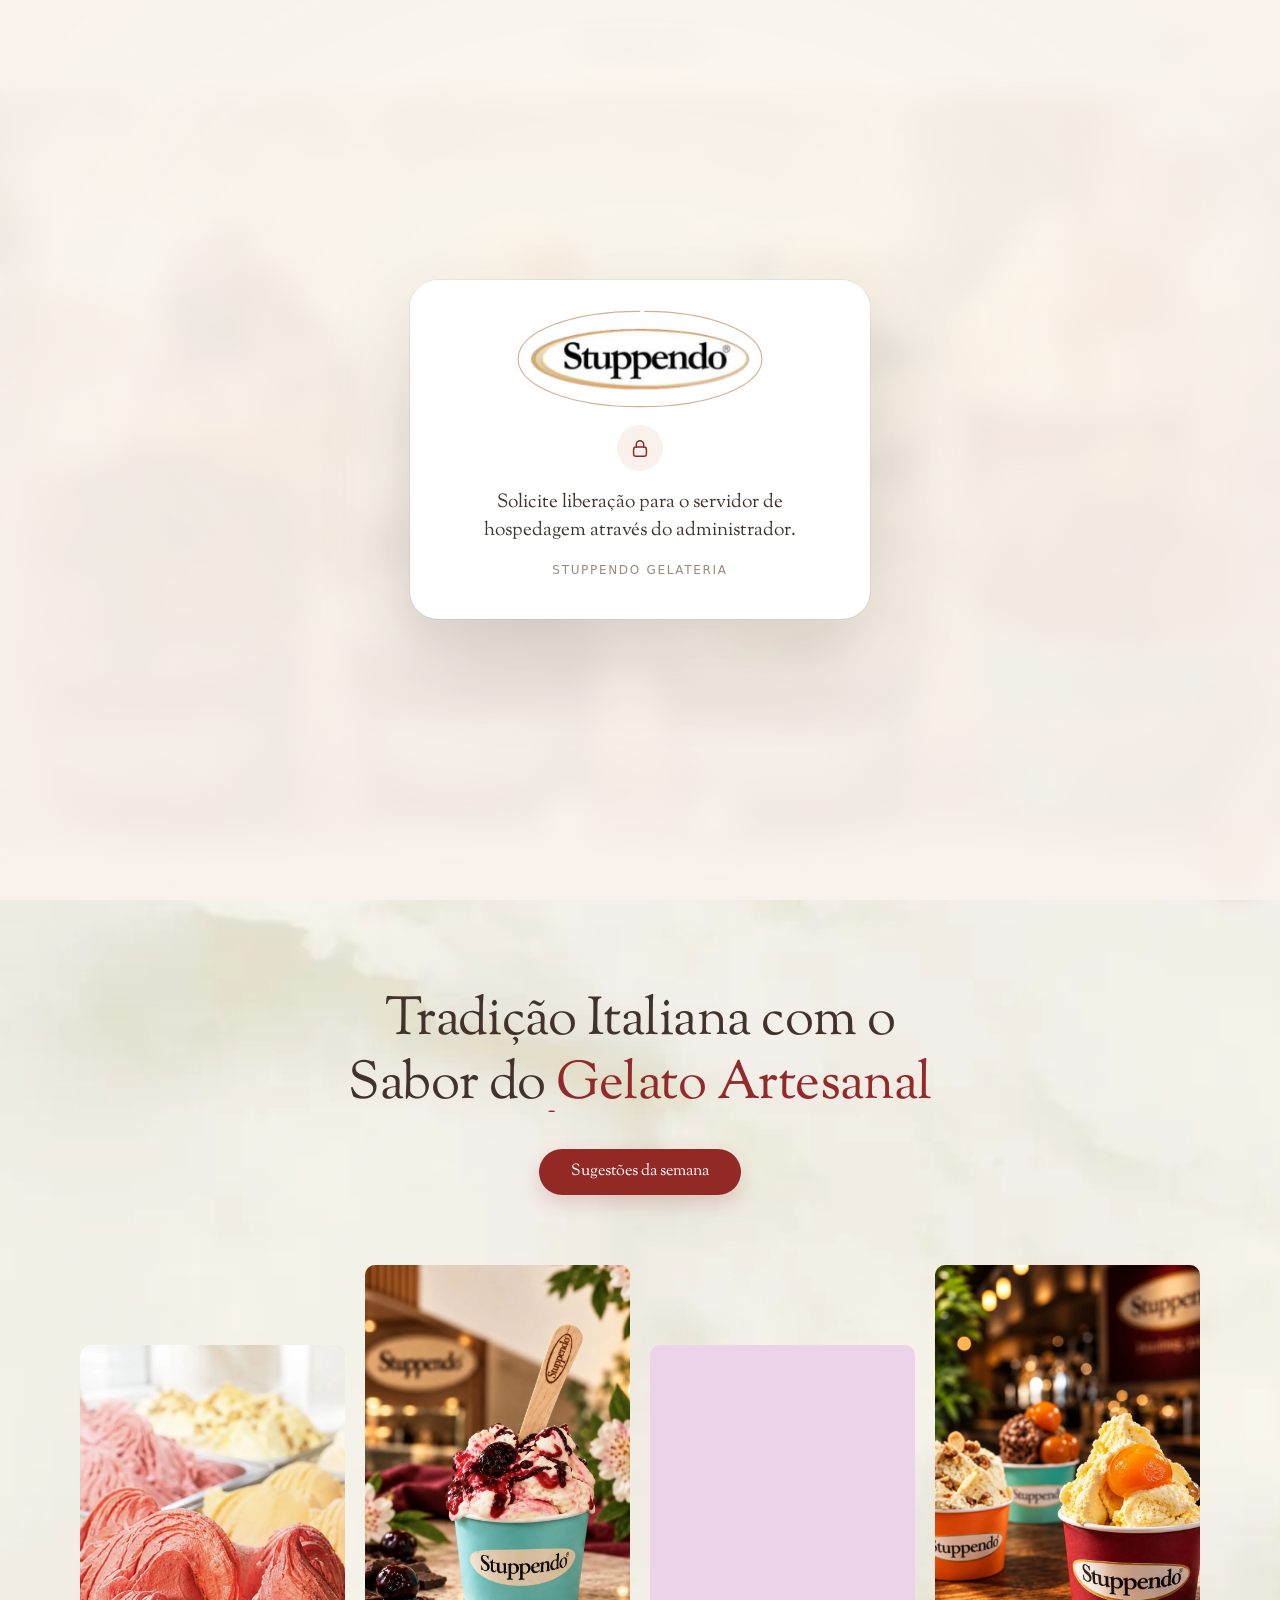
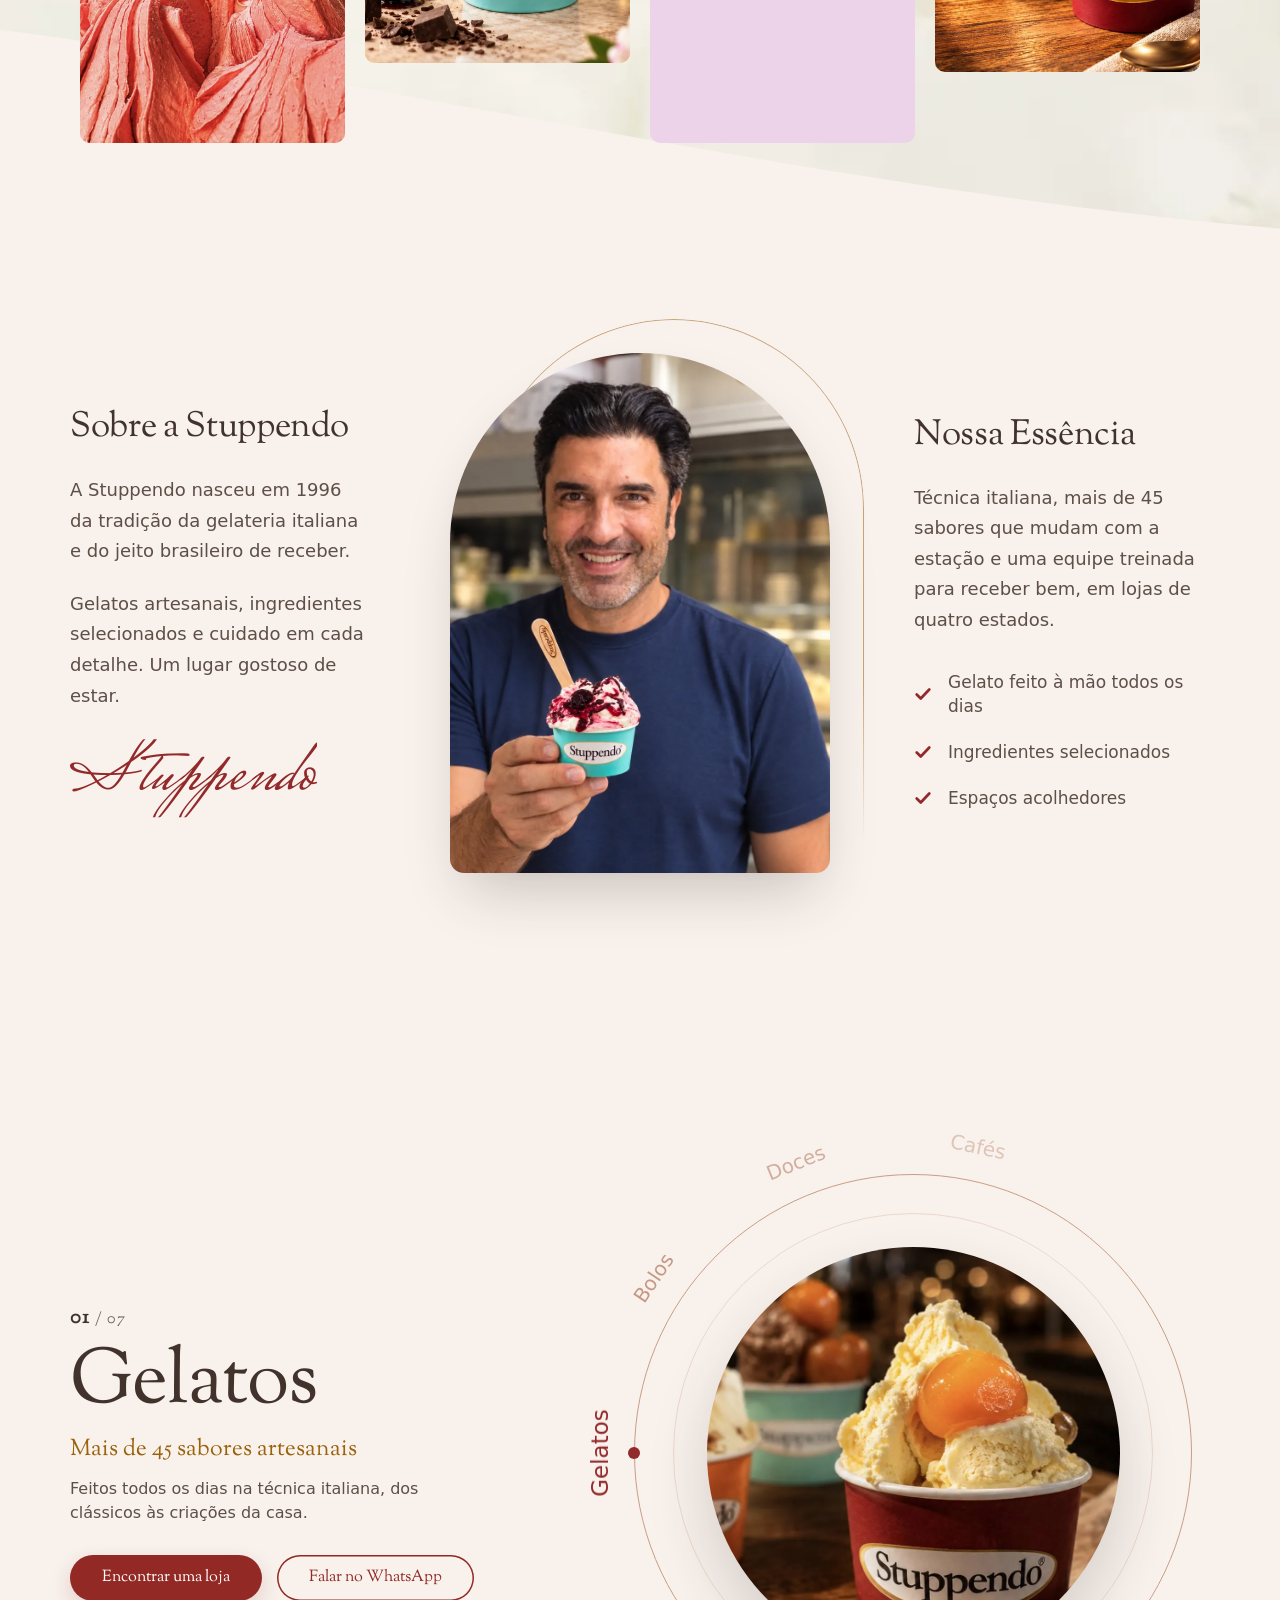
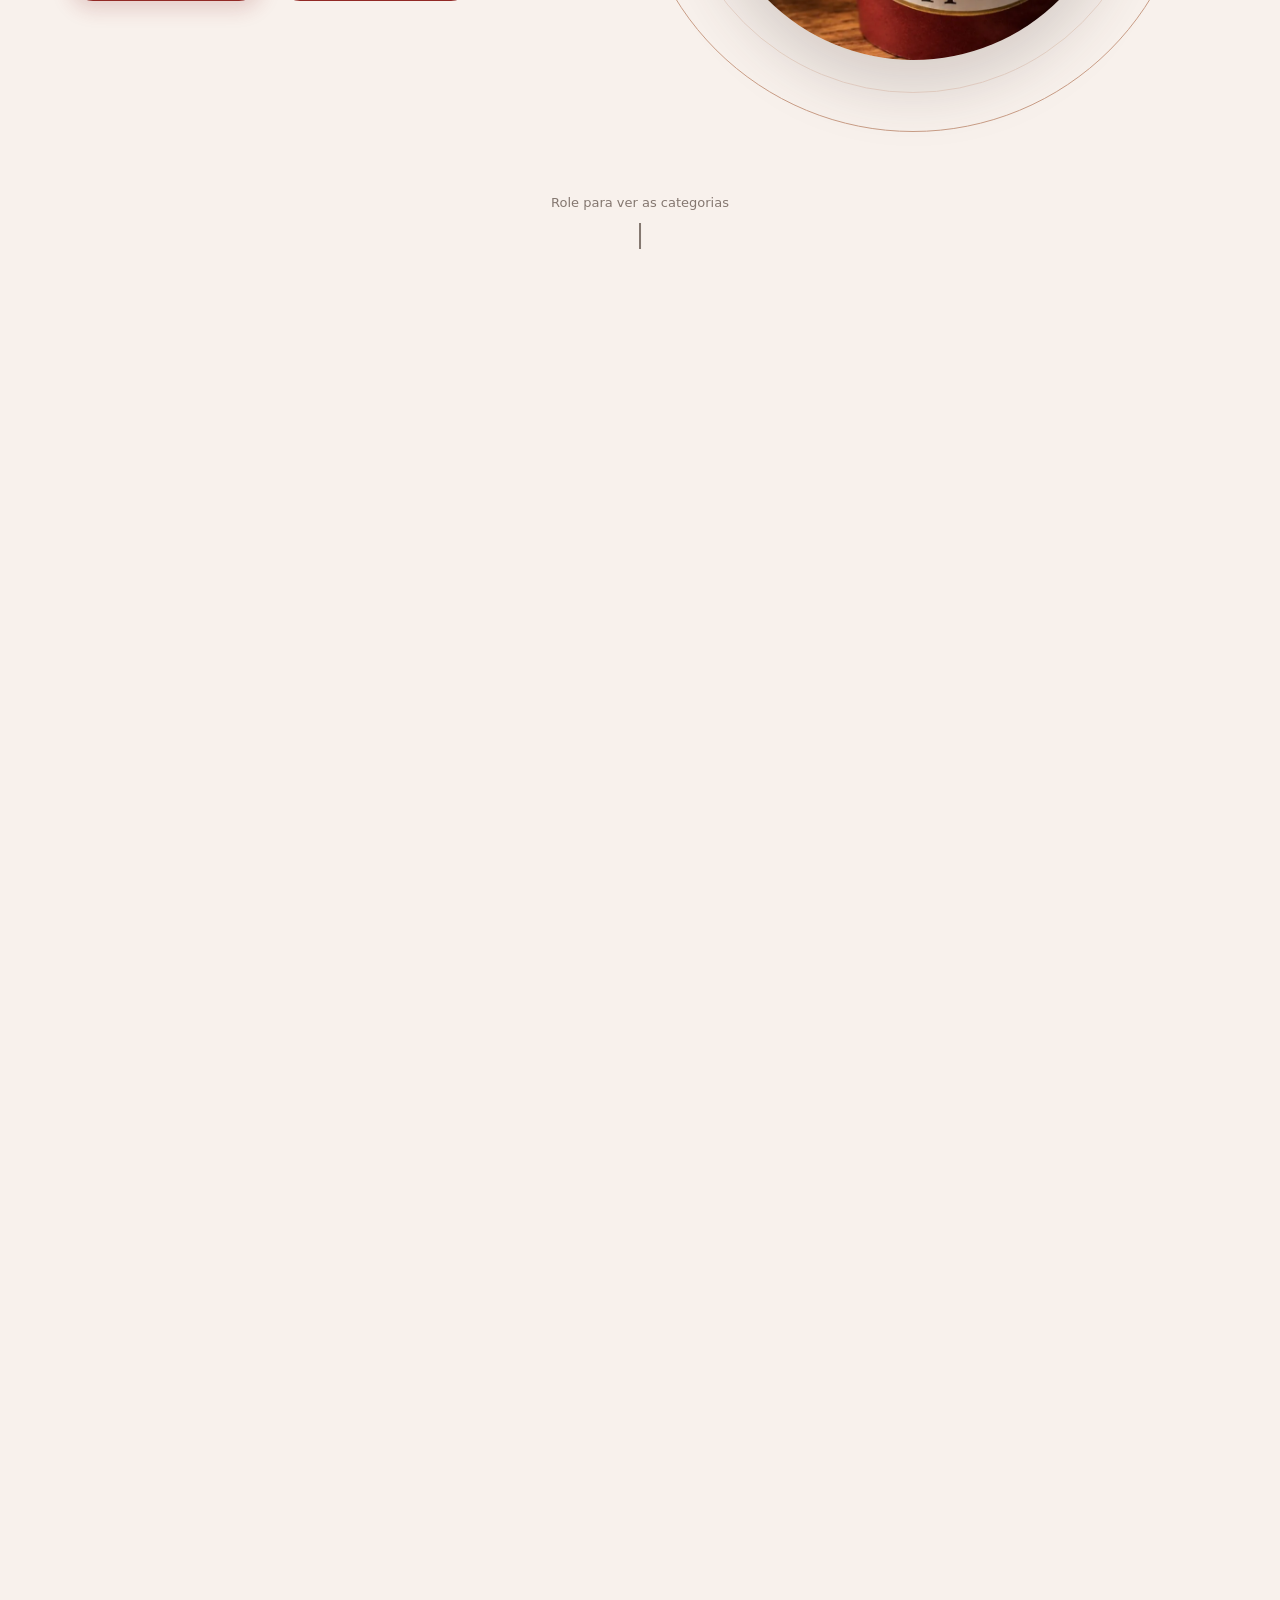
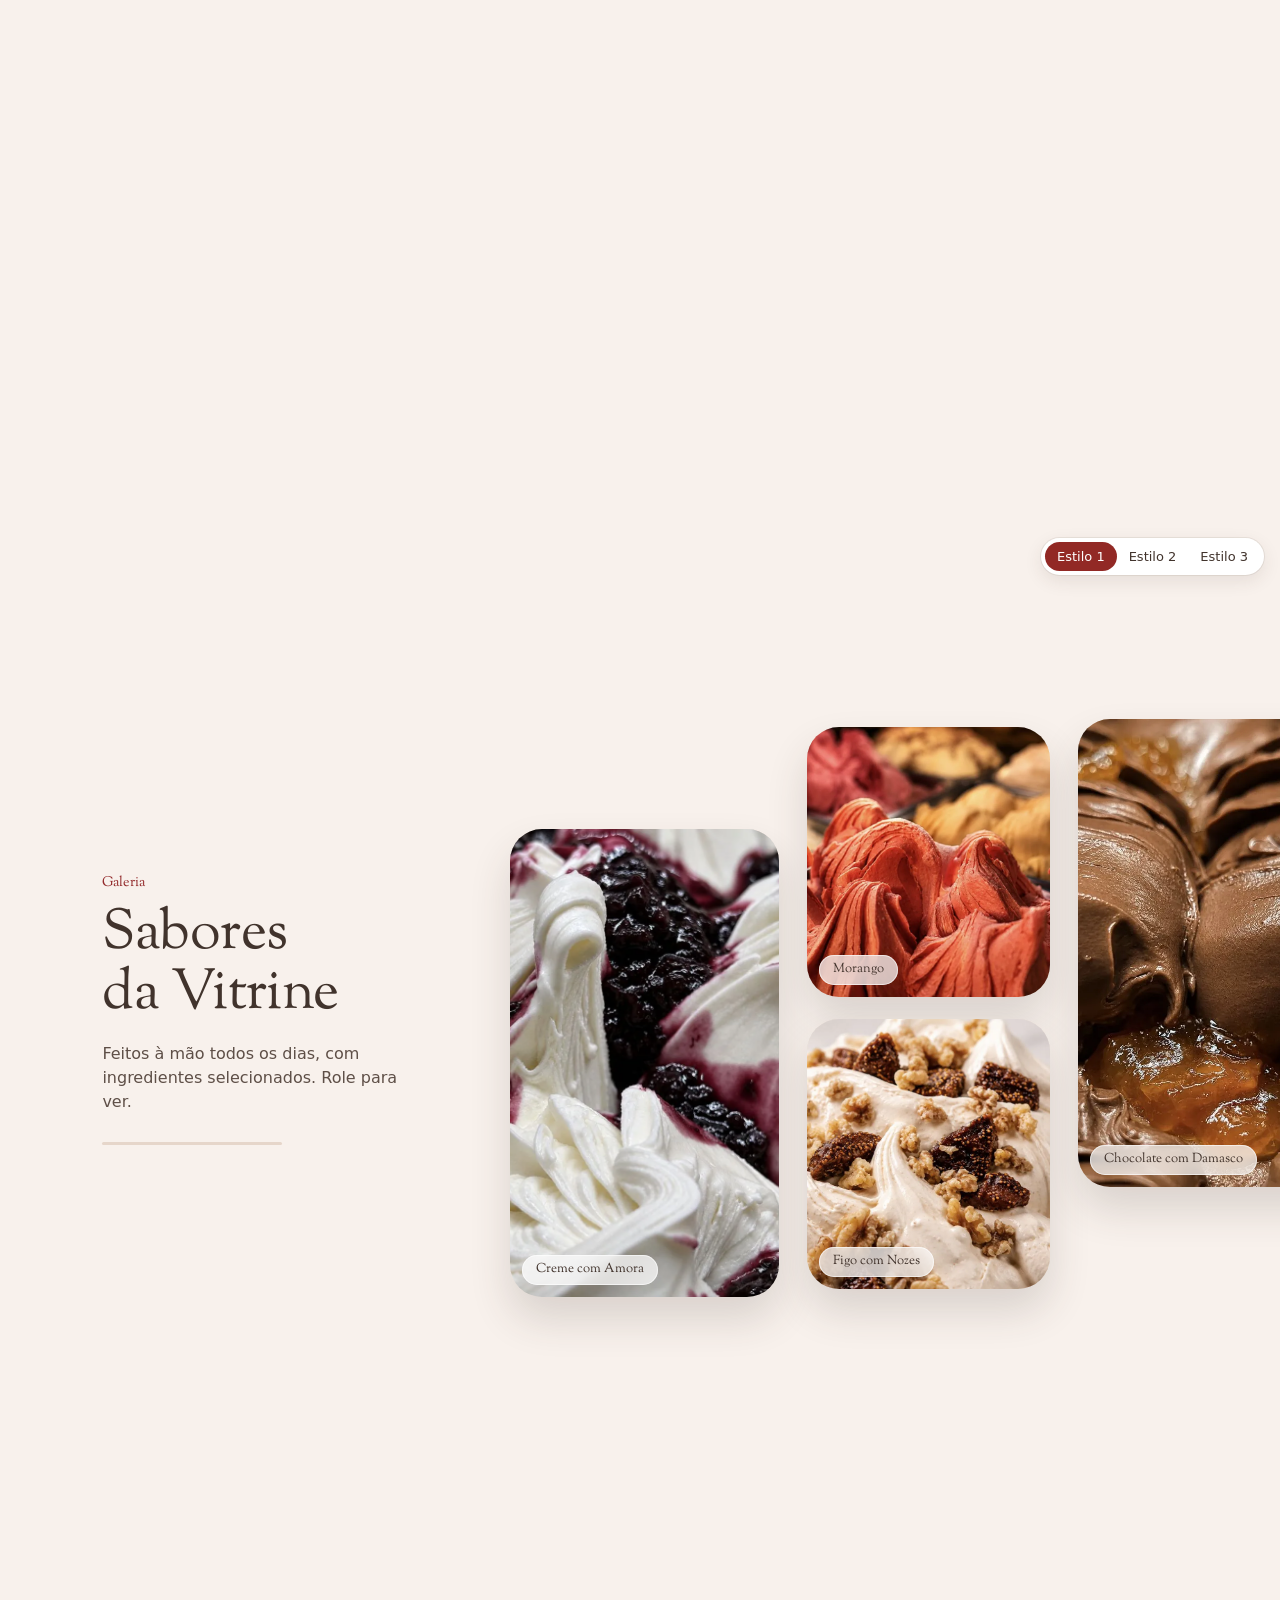
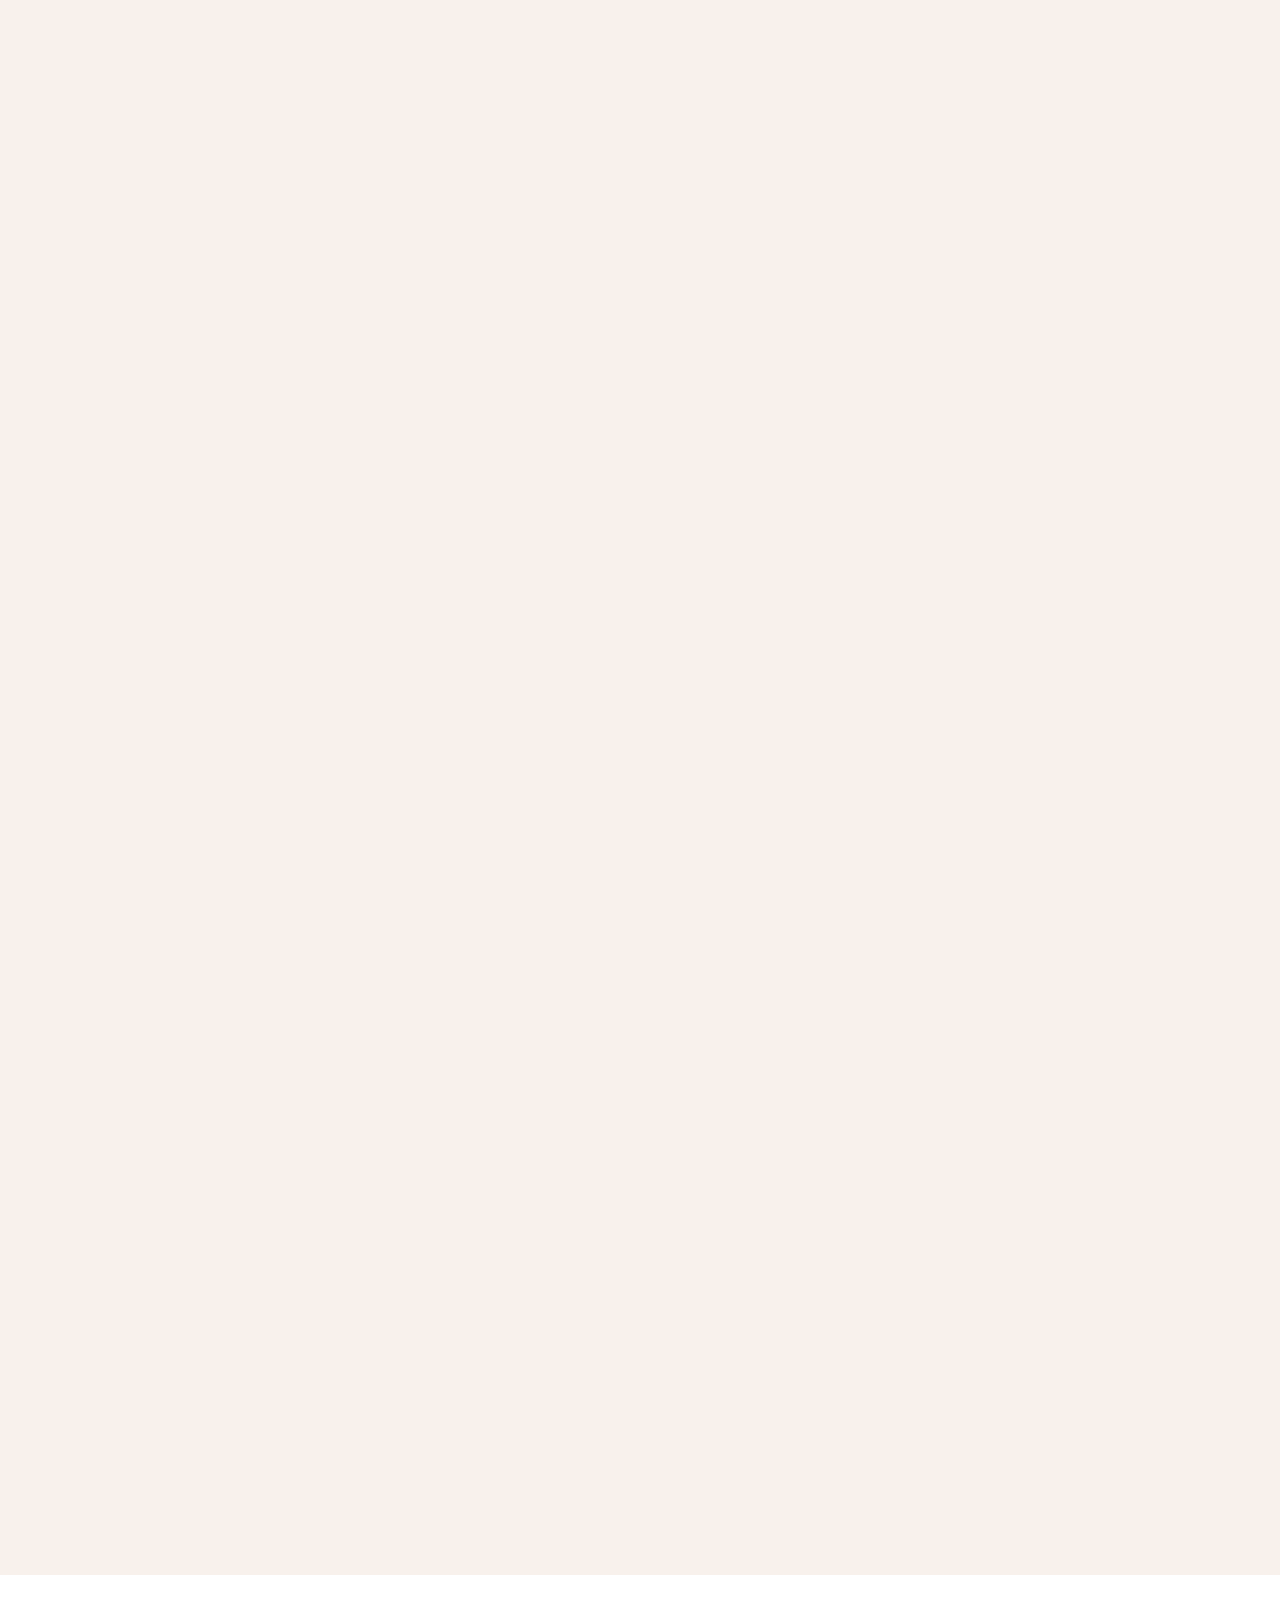
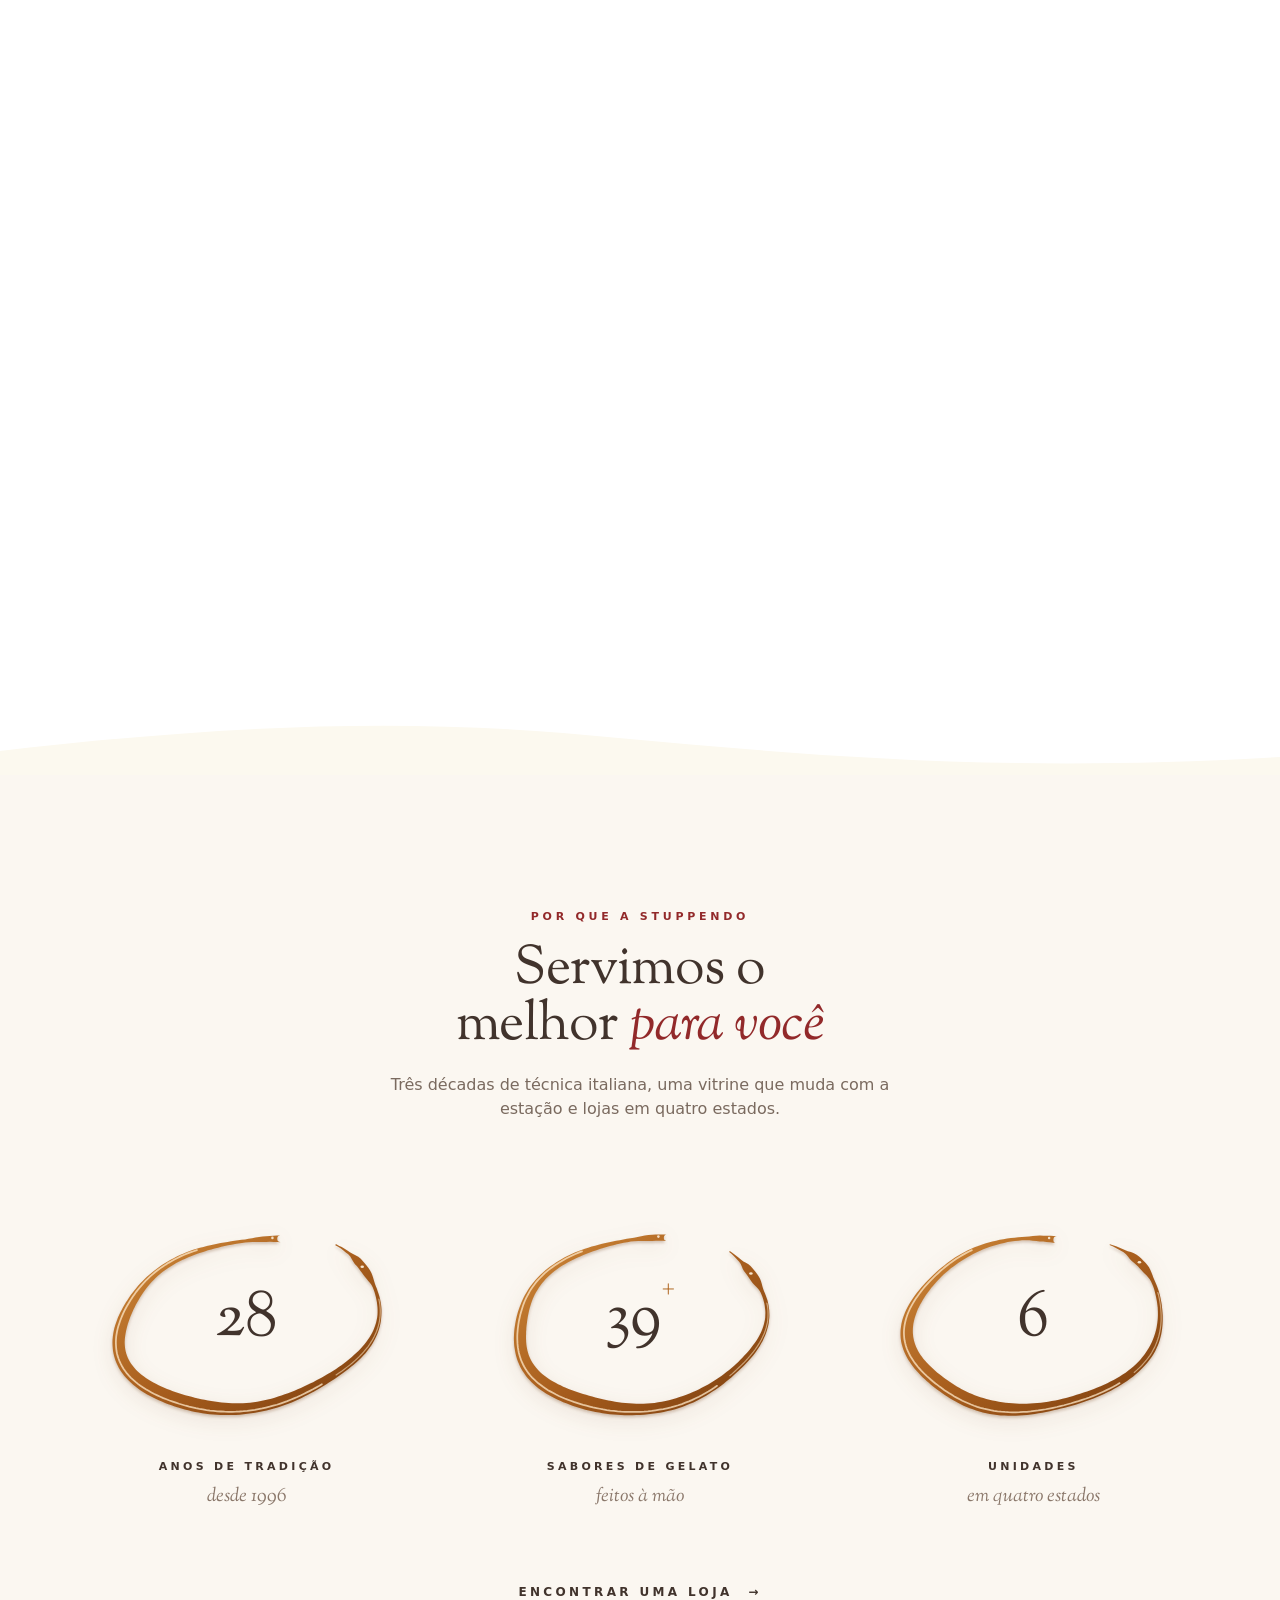
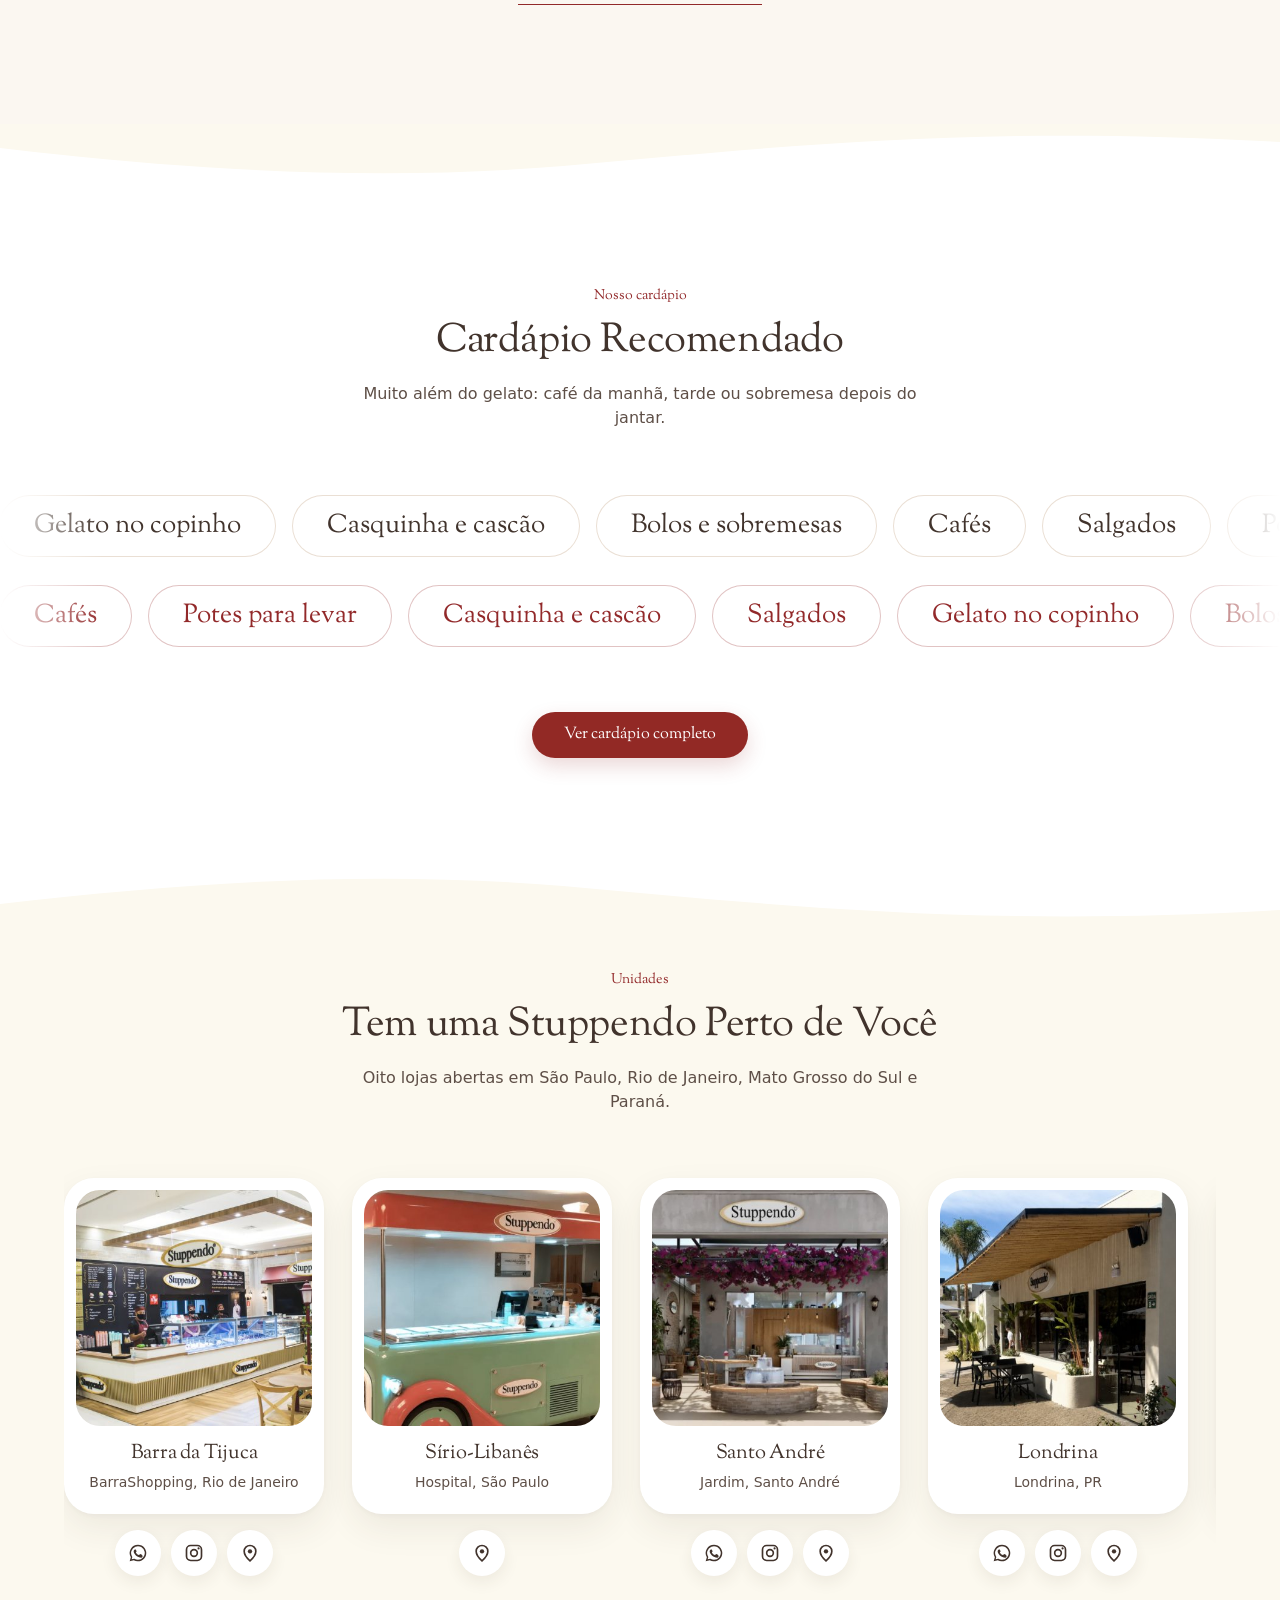
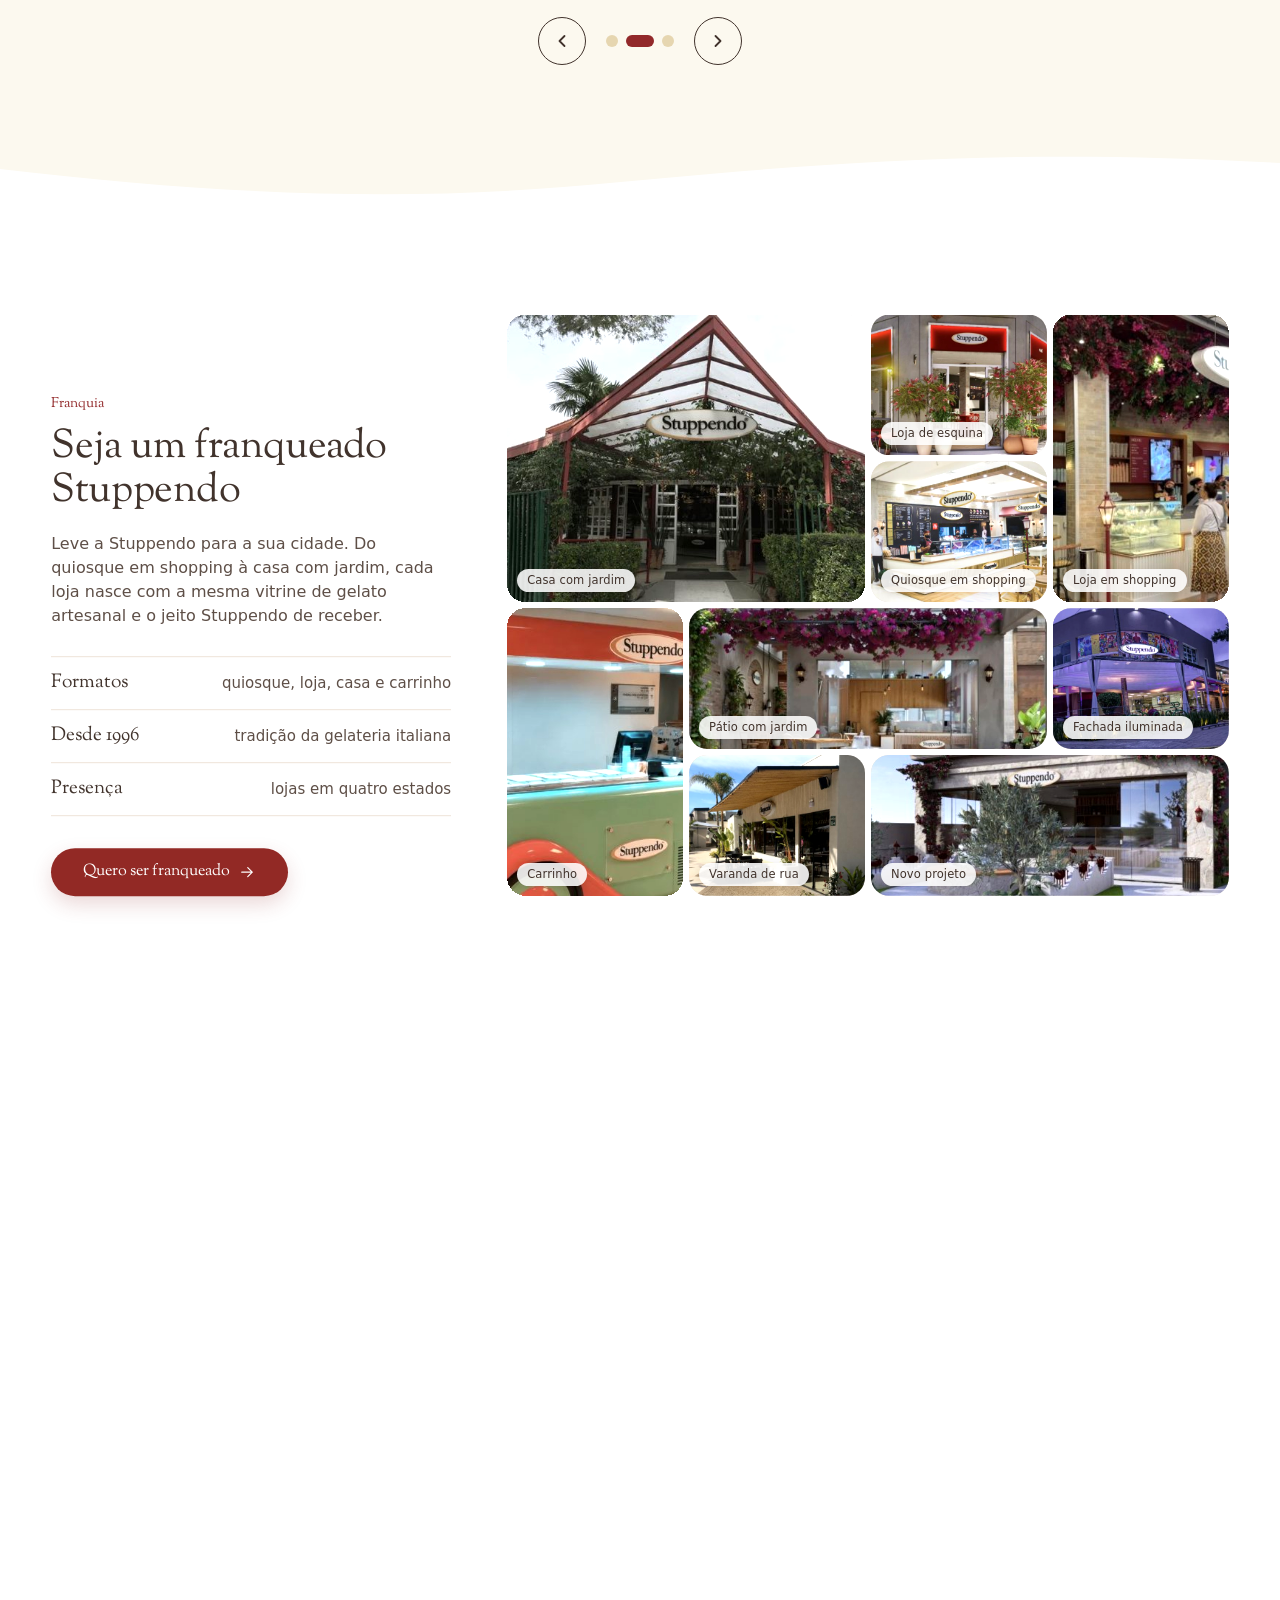
<file: index.html>
<!doctype html>
<html lang="pt-BR">
<head>
<meta charset="utf-8">
<meta name="viewport" content="width=device-width, initial-scale=1">
<meta name="robots" content="noindex">
<meta name="description" content="Stuppendo Gelateria">
<link rel="preload" as="image" href="img/logo-oval.webp"><link rel="preload" as="image" href="img/banner-copos.webp"><link rel="preload" as="image" href="img/vitrine-morango.webp"><link rel="preload" as="image" href="img/copo-azul-hd.webp"><link rel="preload" as="image" href="img/chocolate-damasco.webp"><link rel="preload" as="image" href="img/tres-copos-hd.webp">
<title>Stuppendo Gelateria</title>
<link rel="preconnect" href="https://fonts.googleapis.com">
<link rel="preconnect" href="https://fonts.gstatic.com" crossorigin>
<link rel="stylesheet" href="https://fonts.googleapis.com/css2?family=Sorts+Mill+Goudy:ital@0;1&family=Mrs+Saint+Delafield&family=Cormorant+Garamond:ital,wght@0,300;0,400;1,300;1,400&display=swap">
<style>
/* Layout: réplica da estrutura Icelab (container 1140px, seções alternando creme e branco, divisórias em onda), com conteúdo Stuppendo. Tema único claro, como o original. */
:root{
  --ink:var(--color-text-primary);
  --amber:var(--color-text-secondary);
  --amber-dark:#d48d1f;
  --white:var(--color-surface-raised);
  --cream:var(--color-surface-strong);
  --cream-2:#f7efd9;
  --line:#ece3cf;
  --card-yellow:#fbe3b4;
  --pink:#f3c9c9;
  --yellow:#f5c84c;
  --lilac:#ecd3ea;
  --body:#5e4f47;
  --f-head:"Sorts Mill Goudy","Goudy Old Style",Georgia,"Times New Roman",serif;
  --f-body:-apple-system,system-ui,"Segoe UI",Roboto,"Helvetica Neue",Arial,"Noto Sans",sans-serif;
  --container:1140px;
  /* tokens do DESIGN.md */
  --color-text-primary:#41332c;
  --color-text-secondary:#eaa234;
  --color-surface-raised:#ffffff;
  --color-surface-base:#000000;
  --color-surface-strong:#fcf9ef;
  --amber-text:#9a620b;      /* âmbar para texto pequeno: 4.8:1 sobre creme */
  --amber-large:#b8770f;     /* âmbar para título grande: 3.5:1 sobre creme */
  --danger:#b3261e;
  --space-1:4px;--space-2:6px;--space-3:14.4px;--space-4:15px;--space-5:20px;--space-6:22px;--space-7:30px;--space-8:32px;
  --radius-xs:10px;--radius-sm:50px;
  --dur-instant:300ms;--dur-fast:400ms;
  color-scheme:light;
}
*{box-sizing:border-box}
html{scroll-behavior:smooth}
body{background:var(--white);color:var(--ink);font-family:var(--f-body);font-size:16px;line-height:24px;overflow-x:hidden}
a{color:inherit;text-decoration:none}
img{max-width:100%;display:block}
h1,h2,h3,h4{font-family:var(--f-head);font-weight:400;letter-spacing:-.01em;margin:0;color:var(--ink);text-wrap:balance}
p{margin:0}
.container{max-width:var(--container);margin-inline:auto;padding-inline:16px}
@media (min-width:1172px){.container{padding-inline:0}}
.eyebrow{font-family:var(--f-head);color:var(--amber-text);font-size:14px;margin-bottom:10px;display:block}
.h2{font-size:40px;line-height:48px}
.lead{color:var(--body);max-width:560px}
.center{text-align:center}
.center .lead{margin-inline:auto}
:focus-visible{outline:3px solid var(--ink);outline-offset:3px;border-radius:6px}
.btn{display:inline-flex;align-items:center;gap:8px;font-family:var(--f-head);font-size:16px;line-height:16px;color:var(--ink);background:var(--amber);padding:var(--space-4) var(--space-8);border-radius:var(--radius-sm);border:0;cursor:pointer;transition:background var(--dur-instant),color var(--dur-instant),transform var(--dur-instant),box-shadow var(--dur-instant)}
.btn:hover{background:var(--ink);color:var(--cream);transform:translateY(-2px);box-shadow:0 10px 22px rgba(234,162,52,.35)}
.btn:active{transform:none;box-shadow:none}
.btn[disabled],.btn[aria-disabled="true"]{opacity:.5;cursor:not-allowed;transform:none;box-shadow:none;background:var(--amber);color:var(--ink)}
.btn[aria-busy="true"]{cursor:progress}
.btn .spin{display:none;width:16px;height:16px;border-radius:50%;border:2px solid currentColor;border-right-color:transparent;animation:spin .8s linear infinite}
.btn[aria-busy="true"] .spin{display:inline-block}
@keyframes spin{to{transform:rotate(360deg)}}

/* ---------- header ---------- */
.site-header{position:sticky;top:env(safe-area-inset-top,0px);z-index:40;background:var(--white)}
.site-header .bar{display:grid;grid-template-columns:1fr auto 1fr;align-items:center;min-height:67px}
.site-header nav{display:flex}
.site-header nav.l{justify-content:flex-end}
.site-header nav a{font-family:var(--f-head);padding:0 var(--space-6);line-height:55px;transition:color var(--dur-instant)}
.site-header nav a:hover,.site-header nav a.on{color:var(--amber-text)}
.brand{display:flex;flex-direction:column;align-items:center;padding-block:6px}
.brand img{height:56px;width:auto}
.brand .wm{font-family:var(--f-head);font-weight:400;font-size:22px;letter-spacing:.06em;line-height:1}
.brand .wm small{display:block;text-align:center;font-size:9px;letter-spacing:.32em;color:var(--amber);margin-top:3px}
.scallop{position:absolute;left:0;right:0;bottom:-15px;height:16px;color:var(--white);pointer-events:none}
.burger{display:none;justify-self:end;background:none;border:0;padding:10px;cursor:pointer;color:var(--ink)}
.burger svg{width:28px;height:28px}
.site-header nav.mnav{display:none}
@media (max-width:900px){
  .site-header .bar{grid-template-columns:auto 1fr auto}
  .site-header nav{display:none}
  .brand{grid-column:1;flex-direction:row;gap:8px}
  .burger{display:block;grid-column:3}
  .site-header nav.mnav[data-open="true"]{display:flex;flex-direction:column;padding:8px 16px 18px;border-top:1px solid var(--line)}
  .site-header nav.mnav a{font-family:var(--f-head);line-height:24px;padding:12px 0;border-bottom:1px dashed var(--line)}
}

/* ---------- hero ---------- */
.hero{position:relative;background:var(--cream) url("img/textura-creme.webp") center/cover no-repeat;padding-top:90px;overflow:hidden}

.hero .inner{position:relative;text-align:center;max-width:720px;margin-inline:auto;padding-inline:16px}
.hero h1{font-size:53px;line-height:63.6px}
.hero h1 span{color:var(--amber-large)}
.hero p{margin:18px auto 28px;max-width:470px;color:var(--ink)}
.hero-cards{position:relative;z-index:2;display:grid;grid-template-columns:repeat(4,265px);justify-content:center;gap:var(--space-5);margin-top:70px;padding-bottom:100px}
.hc-wrap{position:relative}
.hc-wrap:nth-child(1),.hc-wrap:nth-child(3){margin-top:80px}
.hc{margin:0;height:398px;border-radius:var(--radius-xs);overflow:hidden;position:relative;display:grid;place-items:center;transition:transform var(--dur-fast) cubic-bezier(.2,.7,.2,1),box-shadow var(--dur-fast)}
.hc-wrap:nth-child(1) .hc{background:var(--pink)}
.hc-wrap:nth-child(2) .hc{background:var(--yellow)}
.hc-wrap:nth-child(3) .hc{background:var(--lilac)}
.hc-wrap:nth-child(4) .hc{background:#f9d84a;height:407px}
.hc svg{width:52%;height:auto;transition:transform .6s cubic-bezier(.2,.7,.2,1)}
.hc img{position:absolute;inset:0;width:100%;height:100%;object-fit:cover;transition:transform .6s cubic-bezier(.2,.7,.2,1)}
.hc:hover{transform:translateY(-10px);box-shadow:0 22px 40px rgba(65,51,44,.16)}
.hc:hover img,.hc:hover svg{transform:scale(1.06) rotate(-2deg)}
/* flutuação contínua, cada card num tempo */
.hc-float{animation:hc-float 6s ease-in-out infinite}
.hc-wrap:nth-child(2) .hc-float{animation-delay:-1.5s}
.hc-wrap:nth-child(3) .hc-float{animation-delay:-3s}
.hc-wrap:nth-child(4) .hc-float{animation-delay:-4.5s}
@keyframes hc-float{0%,100%{transform:translateY(0)}50%{transform:translateY(-12px)}}
/* entrada: cards sobem um a um com leve giro */
.js .hc-wrap[data-anim].pre{transform:translate3d(0,90px,0) rotate(3deg)}
.js .hc-wrap:nth-child(even)[data-anim].pre{transform:translate3d(0,90px,0) rotate(-3deg)}
.hero-curve{position:absolute;left:0;right:0;bottom:0;height:410px;color:#f8f1ec;z-index:1;pointer-events:none}
@media (max-width:1180px){.hero-cards{grid-template-columns:repeat(4,1fr);padding-inline:16px}.hc,.hc-wrap:nth-child(4) .hc{height:auto;aspect-ratio:2/3}.hc-wrap:nth-child(1),.hc-wrap:nth-child(3){margin-top:6vw}}
@media (max-width:700px){
  .hero{padding-top:60px}
  .hero h1{font-size:36px;line-height:44px}
  .hero-cards{grid-template-columns:1fr 1fr;gap:14px;margin-top:44px}
  .hc-wrap:nth-child(1),.hc-wrap:nth-child(3){margin-top:40px}
  .hero-curve{height:200px}
}

/* ---------- about ---------- */
.about{padding-block:90px 110px}
.about .container{display:grid;grid-template-columns:1fr 550px;gap:50px;align-items:center}
.about-img{position:relative;aspect-ratio:1;max-width:480px;width:100%;justify-self:center}
.about-img .blob{position:absolute;inset:6%;border-radius:46% 54% 50% 50%/55% 45% 55% 45%;background:var(--cream-2)}
.about-img svg{position:absolute;inset:12%;width:76%;height:76%}
.about-img img{position:absolute;inset:0;width:100%;height:100%;object-fit:cover;border-radius:50%}
.about h2{margin-bottom:16px}
.checks{list-style:none;padding:0;margin:26px 0 30px;display:grid;grid-template-columns:1fr 1fr;gap:var(--space-3) var(--space-5)}
.checks li{display:flex;align-items:center;gap:var(--space-2)}
.checks svg{width:16px;height:16px;flex:none}
@media (max-width:900px){.about .container{grid-template-columns:1fr}}

/* ---------- serviço / mosaico ---------- */
.made{padding-bottom:110px}
.mosaic{display:grid;grid-template-columns:415px 276px 1fr;grid-template-rows:auto auto;gap:var(--space-5)}
.made-card{background:var(--cream);border-radius:var(--radius-xs);padding:45px 30px;display:flex;flex-direction:column;align-items:flex-start;gap:16px}
.made-card .h2{max-width:300px}
.ph{position:relative;border-radius:var(--radius-xs);overflow:hidden;display:grid;place-items:center;background:var(--tint,var(--cream-2));min-height:200px}
.ph svg{width:40%;height:auto}
.ph img{position:absolute;inset:0;width:100%;height:100%;object-fit:cover}
.m-a{grid-column:2}.m-b{grid-column:3}
.m-c{grid-column:1;grid-row:2;min-height:555px}
.m-d{grid-column:2/4;grid-row:2;min-height:555px}
@media (max-width:1100px){
  .mosaic{grid-template-columns:1fr 1fr}
  .made-card{grid-column:1/-1}
  .m-a{grid-column:1}.m-b{grid-column:2}
  .m-c{grid-column:1;grid-row:auto;min-height:340px}
  .m-d{grid-column:2;grid-row:auto;min-height:340px}
}
@media (max-width:600px){.mosaic{grid-template-columns:1fr}.m-a,.m-b,.m-c,.m-d{grid-column:1}}

/* ---------- por que escolher ---------- */
.wave{display:block;width:100%;height:60px;color:var(--cream)}
.why{background:var(--cream);padding-block:40px 60px}
.why .container{display:grid;grid-template-columns:620px 1fr;gap:60px;align-items:center}
.why h2{margin-bottom:16px}
.facts{margin:34px 0 34px;display:grid;gap:var(--space-6)}
.fact .top{display:flex;justify-content:space-between;align-items:baseline;margin-bottom:10px}
.fact .lbl{font-family:var(--f-head);font-weight:400;font-size:18px}
.fact .val{font-family:var(--f-head);font-size:16px}
.fact .track{height:6px;border-radius:6px;background:#efe2c2;overflow:hidden}
.fact .fill{height:100%;background:var(--amber);border-radius:6px;width:var(--w)}
.why .ph{min-height:460px}
@media (max-width:1100px){.why .container{grid-template-columns:1fr}.why .ph{min-height:320px}}

/* ---------- cardápio ---------- */
.menu{padding-block:100px 110px}
.menu .head{margin-bottom:60px}
.menu .grid{display:grid;grid-template-columns:1fr 275px 275px;gap:var(--space-5) 30px;align-items:start}
.menu-list{display:grid;gap:var(--space-7);padding-right:20px}
.mi .row{display:flex;align-items:center;gap:14px}
.mi .row p{font-family:var(--f-head);font-weight:400;font-size:18px;line-height:21.6px;white-space:nowrap}
.mi .row i{flex:1;border-bottom:1px solid #d9cdb8;transform:translateY(2px);min-width:20px}
.mi .row span{font-family:var(--f-head);font-size:18px;color:var(--amber-text);white-space:nowrap}
.mi small{display:block;color:var(--body);font-size:14px;margin-top:8px}
.menu .pics{display:grid;gap:var(--space-5)}
.menu .pics .ph{min-height:183px}
.menu .tall{min-height:386px}
.menu .more{text-align:center;margin-top:50px}
@media (max-width:1100px){.menu .grid{grid-template-columns:1fr 1fr}.menu-list{grid-column:1/-1;padding-right:0}}
@media (max-width:560px){.mi .row p{white-space:normal}.menu .grid{grid-template-columns:1fr}}

/* ---------- unidades (no lugar dos depoimentos) ---------- */
.units{background:var(--cream);padding-block:40px 80px;overflow:hidden}
.units .head{margin-bottom:46px}
.u-slider{display:grid;grid-auto-flow:column;grid-auto-columns:minmax(260px,calc((100% - 84px)/4));gap:28px;overflow-x:auto;scroll-snap-type:x mandatory;padding:18px 6px 26px;margin:0 -6px;scrollbar-width:none;cursor:grab}
.u-slider::-webkit-scrollbar{display:none}
.uc{scroll-snap-align:start;display:flex;flex-direction:column;align-items:center;gap:16px}
.u-card{width:100%;background:#fff;border-radius:30px;padding:12px 12px 20px;box-shadow:0 14px 34px rgba(65,51,44,.08),0 2px 6px rgba(65,51,44,.04);transition:transform .5s cubic-bezier(.2,.7,.2,1),box-shadow .5s}
.u-ph{position:relative;margin:0;aspect-ratio:1/1;border-radius:24px;overflow:hidden;background:#eadfd6}
.u-ph img{width:100%;height:100%;object-fit:cover;transition:transform 1s cubic-bezier(.2,.7,.2,1)}
.u-info{padding:16px 8px 0;text-align:center}
.u-info h3{font-size:20px;line-height:1.2}
.u-info span{display:block;margin-top:4px;font-size:14px;color:var(--body)}
.uc:hover .u-card{transform:translateY(-8px);box-shadow:0 26px 48px rgba(65,51,44,.14),0 2px 6px rgba(65,51,44,.05)}
.uc:hover .u-ph img{transform:scale(1.07)}
.u-btns{display:flex;gap:10px;justify-content:center}
.ub{width:46px;height:46px;border-radius:50%;background:#fff;color:var(--ink);display:grid;place-items:center;box-shadow:0 6px 16px rgba(65,51,44,.08);transition:transform .35s cubic-bezier(.3,1.6,.5,1),background .3s,color .3s}
.ub svg{width:20px;height:20px}
.ub:hover,.ub:focus-visible{background:var(--amber);color:var(--ink);transform:translateY(-4px) scale(1.08)}
.u-soon{position:absolute;left:12px;top:12px;padding:6px 12px;border-radius:999px;background:var(--amber);color:var(--ink);font-family:var(--f-head);font-size:13px;box-shadow:0 6px 14px rgba(65,51,44,.18);animation:soonpulse 2.4s ease-in-out infinite}
@keyframes soonpulse{0%,100%{transform:scale(1)}50%{transform:scale(1.06)}}
.u-coming{height:46px;display:flex;align-items:center;font-family:var(--f-head);font-size:14px;color:var(--amber-text)}
.u-slider.wait .uc{opacity:0;transform:translateY(40px)}
.u-slider.in .uc{opacity:1;transform:none;transition:opacity .8s ease,transform .9s cubic-bezier(.2,.7,.2,1);transition-delay:calc(var(--k) * 90ms)}
.u-slider.in .uc .ub{animation:ubpop .6s cubic-bezier(.3,1.6,.5,1) both;animation-delay:calc(var(--k) * 90ms + 450ms)}
.u-slider.in .uc .ub:nth-child(2){animation-delay:calc(var(--k) * 90ms + 520ms)}
.u-slider.in .uc .ub:nth-child(3){animation-delay:calc(var(--k) * 90ms + 590ms)}
@keyframes ubpop{from{opacity:0;transform:scale(.4)}to{opacity:1;transform:none}}
.u-nav{display:flex;align-items:center;justify-content:center;gap:var(--space-5);margin-top:var(--space-4)}
.u-arrow{width:48px;height:48px;border-radius:50%;border:1.5px solid var(--ink);background:transparent;color:var(--ink);display:grid;place-items:center;cursor:pointer;transition:background .3s,color .3s}
.u-arrow:hover{background:var(--ink);color:var(--cream)}
.u-arrow svg{width:20px;height:20px}
.u-nav .dots{margin-top:0}
@media (max-width:1100px){.u-slider{grid-auto-columns:minmax(240px,calc((100% - 56px)/3))}}
@media (max-width:700px){.u-slider{grid-auto-columns:78%}}
@media (prefers-reduced-motion:reduce){.u-card,.u-ph img,.ub{transition:none}.u-soon{animation:none}}
.dots{display:flex;justify-content:center;gap:8px;margin-top:20px}
.dots button{width:12px;height:12px;border-radius:50%;border:0;background:#e6d6b0;cursor:pointer;padding:0}
.dots button[aria-current="true"]{background:var(--amber);width:28px;border-radius:6px}

/* ---------- novidades (no lugar do blog) ---------- */
.news{padding-block:100px 90px}
.news .head{margin-bottom:56px}
.cards3{display:grid;grid-template-columns:repeat(3,1fr);gap:var(--space-5)}
.post .ph{min-height:300px;border-radius:var(--radius-xs)}
.post .cat{position:absolute;left:0;bottom:0;z-index:2;background:var(--white);color:var(--amber-text);font-family:var(--f-head);font-weight:400;font-size:13px;letter-spacing:.48px;padding:9px 16px;border-radius:0 var(--radius-xs) 0 0}
.post h3{font-size:18px;line-height:21.6px;margin:20px 0 10px}
.post .meta{display:flex;gap:16px;font-size:12px;font-weight:700;margin-bottom:12px;color:var(--ink)}
.post .meta span{display:flex;align-items:center;gap:5px}
.post .meta svg{width:13px;height:13px}
.post p{color:var(--body);font-size:14px;line-height:22px}
.post .rm{display:inline-flex;align-items:center;gap:var(--space-2);margin-top:16px;font-family:var(--f-head);font-weight:400;font-size:13px;transition:color var(--dur-instant)}
.post .rm:hover{color:var(--amber-text)}
@media (max-width:900px){.cards3{grid-template-columns:1fr}}

/* ---------- newsletter ---------- */
.nl{padding-bottom:70px}
.nl-box{position:relative;border-radius:var(--radius-xs);padding:70px 30px;text-align:center;overflow:hidden;background:
  radial-gradient(40% 70% at 85% 30%,rgba(243,201,201,.55),transparent 70%),
  radial-gradient(35% 60% at 10% 80%,rgba(245,200,76,.25),transparent 70%),var(--cream-2)}
.nl-box .lead{margin:16px auto 30px;max-width:470px}
.nl-form{display:flex;max-width:660px;margin-inline:auto;background:var(--white);border-radius:var(--radius-sm);padding:var(--space-2);gap:var(--space-2);box-shadow:0 6px 18px rgba(65,51,44,.06)}
.nl-form label{position:absolute;width:1px;height:1px;overflow:hidden;clip:rect(0 0 0 0)}
.nl-form input{flex:1;min-width:0;border:0;background:transparent;font:inherit;padding:0 var(--space-6);color:var(--ink);border-radius:var(--radius-sm)}
.nl-form input::placeholder{color:#9b8b80}
.nl-form:has(input[aria-invalid="true"]){box-shadow:0 0 0 2px var(--danger)}
.nl-form input:focus-visible{outline:none}
.nl-form:focus-within{box-shadow:0 0 0 3px var(--ink)}
.nl-msg{margin-top:14px;font-family:var(--f-head);min-height:24px}
@media (max-width:560px){.nl-form{flex-direction:column;border-radius:26px}.nl-form input{min-height:48px}.nl-form .btn{justify-content:center}}

/* ---------- faixa de @ ---------- */
.handles{padding-bottom:70px}
.handles .row{display:flex;justify-content:space-around;flex-wrap:wrap;gap:24px}
.handles a{font-family:var(--f-head);font-weight:400;font-size:18px;display:flex;align-items:center;gap:8px;opacity:.75;transition:opacity var(--dur-instant),color var(--dur-instant)}
.handles a:hover{opacity:1;color:var(--amber-text)}
.handles svg{width:26px;height:26px}

/* ---------- rodapé ---------- */
footer{background:var(--cream);padding:50px 0 30px}
.fgrid{display:grid;grid-template-columns:1.25fr .8fr .8fr 1fr;gap:var(--space-7)}
.fbrand .brand{align-items:flex-start;padding:0;margin-bottom:16px}
.fbrand p{max-width:280px}
.social{display:flex;gap:8px;margin-top:20px}
.social a{width:30px;height:30px;border-radius:50%;background:var(--amber);color:var(--ink);display:grid;place-items:center;transition:background var(--dur-instant)}
.social a:hover{background:var(--ink);color:var(--cream)}
.social svg{width:14px;height:14px}
footer h4{font-size:23px;line-height:34.5px;margin-bottom:20px}
.flinks{display:grid;gap:var(--space-1)}
.flinks a{min-height:32px;display:flex;align-items:center}
.flinks a:hover{color:var(--amber-text);text-decoration:underline}
.hours{display:flex;align-items:center;gap:var(--space-2);margin-bottom:20px}
.hours svg{width:16px;height:16px;flex:none}
.fcopy{display:flex;justify-content:space-between;flex-wrap:wrap;gap:12px;margin-top:50px;padding-top:30px;border-top:1px solid var(--line);font-size:14px}
@media (max-width:900px){.fgrid{grid-template-columns:1fr 1fr}}
@media (max-width:560px){.fgrid{grid-template-columns:1fr}.h2{font-size:32px;line-height:40px}.checks{grid-template-columns:1fr}}

.wa-float{position:fixed;right:18px;bottom:calc(18px + env(safe-area-inset-bottom,0px));z-index:60;width:56px;height:56px;border-radius:50%;background:var(--amber);color:var(--ink);display:grid;place-items:center;box-shadow:0 10px 24px rgba(65,51,44,.25);transition:transform var(--dur-instant)}
.wa-float:hover{transform:scale(1.07)}
.wa-float svg{width:28px;height:28px}
@media (prefers-reduced-motion:reduce){*{transition:none!important;scroll-behavior:auto!important}}

/* ---------- animações (Icelab: Elementor fadeInUp/Left/Right/fadeIn, 1.25s) ---------- */
.js [data-anim].pre{opacity:0}
.js [data-anim].pre[data-anim="up"]{transform:translate3d(0,60px,0)}
.js [data-anim].pre[data-anim="left"]{transform:translate3d(-80px,0,0)}
.js [data-anim].pre[data-anim="right"]{transform:translate3d(80px,0,0)}
.js [data-anim].run{animation:anim-in 1.25s cubic-bezier(.2,.65,.3,1) both;animation-delay:var(--d,0ms)}
@keyframes anim-in{to{opacity:1;transform:none}}
/* destaque com rabisco animado (jkit animated text, estilo highlighted curly) */
.hero h1 .hl{position:relative;display:inline-block;white-space:nowrap}
.hero h1 .hl svg{position:absolute;left:-2%;bottom:-.32em;width:104%;height:.5em;overflow:visible}
.hero h1 .hl path{fill:none;stroke:var(--amber);stroke-width:9;stroke-linecap:round;stroke-dasharray:0 1500;animation:dash 10s ease infinite}
@keyframes dash{0%{stroke-dasharray:0 1500}15%{stroke-dasharray:1500 1500}85%{opacity:1}90%{stroke-dasharray:1500 1500;opacity:0}100%{stroke-dasharray:0 1500;opacity:0}}
/* barras de progresso */
.fact .fill{width:var(--w)}
.js .fact .fill{width:0;transition:width 3.5s cubic-bezier(.2,.7,.2,1)}
.js .fact .fill.go{width:var(--w)}
/* cards com legenda que sobe (jkit team, overlay bottom) */
.ph.team::before{content:"";position:absolute;inset:0;z-index:1;background:linear-gradient(to top,rgba(65,51,44,.75),rgba(65,51,44,0) 55%);opacity:0;transform:scale(1);transition:opacity var(--dur-fast),transform var(--dur-fast);border-radius:inherit}
.ph.team .ov{position:absolute;left:0;right:0;bottom:0;z-index:2;padding:var(--space-5) var(--space-7);transform:translateY(100%);transition:transform var(--dur-fast) cubic-bezier(.2,.7,.2,1)}
.ph.team .ov span{font-family:var(--f-head);font-weight:400;font-size:23px;color:#fff}
.ph.team:hover::before,.ph.team:focus-within::before{opacity:1}
.ph.team:hover .ov,.ph.team:focus-within .ov{transform:translateY(0)}
.ph img{transition:transform .6s ease}
.ph.team:hover img,.post:hover .ph img{transform:scale(1.06)}
/* botão com brilho pulsante (jkit video button, glow) */
.why-img .glow{position:absolute;z-index:3;left:50%;top:50%;width:64px;height:64px;margin:-32px 0 0 -32px;border-radius:50%;background:var(--amber);color:var(--ink);display:grid;place-items:center;transition:transform var(--dur-instant)}
.why-img .glow svg{width:26px;height:26px}
.why-img .glow::before,.why-img .glow::after{content:"";position:absolute;inset:0;border-radius:50%;background:var(--amber);z-index:-1;animation:glow 2s ease-out infinite}
.why-img .glow::after{animation-delay:1s}
.why-img .glow:hover{transform:scale(1.08)}
@keyframes glow{0%{transform:scale(1);opacity:.6}100%{transform:scale(2);opacity:0}}
@media (prefers-reduced-motion:reduce){
  .js [data-anim].pre{opacity:1;transform:none}
  .js [data-anim].run{animation:none}
  .hero h1 .hl path{animation:none;stroke-dasharray:none}
  .js .fact .fill{width:var(--w);transition:none}
  .why-img .glow::before,.why-img .glow::after{animation:none;opacity:0}
  .ph img{transition:none}
}

/* ---------- nossa história (frame de 3 colunas) ---------- */
.story{position:relative;overflow:hidden;padding-block:90px 70px;background:#f8f1ec}
.story-bg{position:absolute;inset:0;pointer-events:none;background:#f8f1ec}

.story .container{position:relative}
.story-head{max-width:820px;margin:0 auto var(--space-7)}
.story-eyebrow{color:var(--body);letter-spacing:.24em;text-transform:uppercase;font-family:var(--f-body);font-weight:600;font-size:15px}
.story-title{font-size:clamp(34px,4.6vw,56px);line-height:1.18}
.story-grid{display:grid;grid-template-columns:1fr 440px 1fr;gap:var(--space-7);align-items:center}
.story-col{max-width:380px;min-width:0}
.story-col:first-child{justify-self:start}
.story-col:last-child{justify-self:end}
.story-col h3{font-size:30px;line-height:1.2;margin-bottom:var(--space-5)}
.story-col p{color:var(--body);font-size:17px;line-height:30px}
.sign{display:inline-block;margin-top:var(--space-6);font-family:"Mrs Saint Delafield","Brush Script MT",cursive;font-size:64px;line-height:1;color:var(--ink);clip-path:inset(0 0 0 0)}
.story-checks{list-style:none;padding:0;margin:var(--space-6) 0 0;display:grid;gap:var(--space-4)}
.story-checks li{display:flex;align-items:center;gap:12px;color:var(--body)}
.story-checks svg{width:20px;height:20px;flex:none;color:var(--ink)}
.story-center{position:relative;height:560px;display:flex;align-items:flex-end;justify-content:center}
.story-center .disc{position:absolute;left:50%;bottom:-120px;width:460px;height:460px;margin-left:-230px;border-radius:50%;background:linear-gradient(to bottom,rgba(252,249,239,0) 30%,var(--card-yellow))}
.story-center .float{position:relative;width:340px;height:480px;margin-bottom:40px;display:flex;align-items:flex-end;justify-content:center}
.story-center .story-ill{width:78%;height:auto;filter:drop-shadow(0 18px 24px rgba(65,51,44,.18))}
.story-center .float img{position:absolute;inset:0;width:100%;height:100%;object-fit:cover;border-radius:170px 170px var(--radius-xs) var(--radius-xs);box-shadow:0 24px 40px rgba(65,51,44,.18);object-position:50% 20%}
@media (max-width:1100px){
  .story-grid{grid-template-columns:1fr 1fr}
  .story-center{grid-column:1/-1;order:-1;height:440px}
  .story-center .float{width:280px;height:420px}
  .story-col:first-child,.story-col:last-child{justify-self:stretch;max-width:none}
  .story{padding-bottom:70px}
}
@media (max-width:640px){
  .story-grid{grid-template-columns:1fr}
  .story-center{height:360px}
  .story-center .float{width:230px;height:340px}
  .story-center .disc{width:340px;height:340px;margin-left:-170px;bottom:-90px}
}
/* animações desta seção */
.js [data-anim].pre[data-anim="zoom"]{transform:scale(.85)}
.js .story-center.run .disc{animation:disc-in 1.4s cubic-bezier(.2,.7,.2,1) both}
@keyframes disc-in{from{transform:scale(.4);opacity:0}to{transform:none;opacity:1}}
.story-center .float{animation:float 5s ease-in-out infinite}
@keyframes float{0%,100%{transform:translateY(0) rotate(0)}50%{transform:translateY(-14px) rotate(1.5deg)}}
.js .story-col.pre .sign{clip-path:inset(0 100% 0 0)}
.js .story-col.run .sign{animation:sign 1.6s .9s ease-out both}
@keyframes sign{from{clip-path:inset(0 100% 0 0)}to{clip-path:inset(0 0 0 0)}}
.made{padding-top:90px}
@media (prefers-reduced-motion:reduce){
  .story-center .float{animation:none}
  .hc-float{animation:none}
  .hc:hover,.hc:hover img,.hc:hover svg{transform:none}
  .js .story-col.pre .sign{clip-path:none}
  .js .story-col.run .sign{animation:none}
}

.hero-btn{margin-top:var(--space-8)}


/* ---------- roda de categorias (rolagem fixa) ---------- */
.wheel-sec{position:relative;height:calc(100vh + 7 * 55vh);background:#f8f1ec}
.wheel-sticky{position:sticky;top:0;height:100vh;overflow:hidden;display:flex;align-items:center}
.wheel-grid{display:grid;grid-template-columns:1fr 1.15fr;gap:var(--space-7);align-items:center;width:100%;padding-top:60px}
.wheel-copy{max-width:460px}
.wheel-count{font-family:var(--f-head);color:var(--ink-muted,#6b5a50);letter-spacing:.08em}
.wheel-count b{color:var(--ink);font-size:20px}
.wheel-title{font-size:clamp(44px,6vw,80px);line-height:1;margin:var(--space-3) 0 var(--space-4)}
.wheel-sub{font-family:var(--f-head);font-size:23px;color:var(--amber-text)}
.wheel-text{color:var(--body);margin-top:var(--space-4);max-width:400px;min-height:48px}
.wheel-ctas{display:flex;flex-wrap:wrap;gap:var(--space-4);margin-top:var(--space-7)}
.btn-ghost{background:transparent;color:var(--ink);box-shadow:inset 0 0 0 1.5px var(--ink)}
.btn-ghost:hover{background:var(--ink);color:var(--cream)}
.wheel-copy .swap{animation:swap .55s cubic-bezier(.2,.7,.2,1) both}
@keyframes swap{from{opacity:0;transform:translateY(16px)}to{opacity:1;transform:none}}
.wheel-stage{position:relative;display:flex;justify-content:center}
.wheel{--D:min(600px,62vh);position:relative;width:var(--D);height:var(--D)}
.ring{position:absolute;inset:0;border-radius:50%;border:1.5px solid #c99d86}
.ring-inner{position:absolute;inset:7%;border-radius:50%;border:1px solid #ecd8cc}
.ring-dot{position:absolute;left:0;top:50%;width:12px;height:12px;margin:-6px 0 0 -6px;border-radius:50%;background:var(--ink);z-index:3}
.words{position:absolute;inset:0;transition:transform .9s cubic-bezier(.2,.7,.2,1)}
.word{position:absolute;left:50%;top:50%;white-space:nowrap;font-family:var(--f-head);font-size:20px;letter-spacing:.06em;text-transform:uppercase;color:#b9826b;background:none;border:0;padding:6px 8px;cursor:pointer;transition:color .4s,opacity .4s,font-size .4s}
.word:hover{color:var(--ink)}
.word.on{color:var(--ink);font-size:23px}
.disc{position:absolute;inset:13%;border-radius:50%;overflow:hidden;background:#efe3da;box-shadow:0 30px 60px rgba(65,51,44,.18)}
.disc figure{position:absolute;inset:0;margin:0;opacity:0;transform:scale(1.12) rotate(-6deg);transition:opacity .7s ease,transform 1s cubic-bezier(.2,.7,.2,1)}
.disc figure.on{opacity:1;transform:none}
.disc img{width:100%;height:100%;object-fit:cover}
.disc .ph-salg{width:100%;height:100%;display:grid;place-items:center;background:radial-gradient(circle at 50% 40%,#fbe3b4,#efc98c)}
.disc .ph-salg svg{width:44%;height:auto}
.wheel-hint{position:absolute;left:50%;bottom:24px;transform:translateX(-50%);font-size:13px;letter-spacing:.14em;text-transform:uppercase;color:var(--body);opacity:.75}
.wheel-hint::after{content:"";display:block;width:1.5px;height:26px;margin:8px auto 0;background:var(--body);animation:hint 1.6s ease-in-out infinite;transform-origin:top}
@keyframes hint{0%{transform:scaleY(0)}50%{transform:scaleY(1)}100%{transform:scaleY(0);transform-origin:bottom}}
@media (max-width:900px){
  .wheel-sec{height:calc(100vh + 7 * 45vh)}
  .wheel-grid{grid-template-columns:1fr;gap:var(--space-4);padding-top:70px;text-align:center}
  .wheel-copy{margin-inline:auto;order:2}
  .wheel-text{margin-inline:auto}
  .wheel-ctas{justify-content:center}
  .wheel{--D:min(78vw,42vh);margin-left:12vw}
  .word{font-size:15px}.word.on{font-size:17px}
  .wheel-title{font-size:44px}
  .wheel-hint{display:none}
}
@media (prefers-reduced-motion:reduce){
  .words,.disc figure,.word{transition:none}
  .wheel-copy .swap{animation:none}
  .wheel-hint::after{animation:none}
}

/* calda de caramelo discreta atrás da foto */
.story-center .splash{position:absolute;left:50%;top:50%;width:520px;margin-left:-260px;transform:translateY(-48%);-webkit-mask-image:radial-gradient(70% 65% at 55% 45%,#000 55%,transparent 100%);mask-image:radial-gradient(70% 65% at 55% 45%,#000 55%,transparent 100%);z-index:0;pointer-events:none}
.story-center .splash img{width:100%;height:auto;opacity:.85;animation:swirl 12s ease-in-out infinite;transform-origin:50% 50%}
@keyframes swirl{0%,100%{transform:rotate(-2deg) scale(1)}50%{transform:rotate(2deg) scale(1.03) translateY(-6px)}}
.js .story-center.pre .splash{opacity:0}
.story-center.run .splash{animation:swirlin 1.8s cubic-bezier(.2,.7,.2,1) both}
@keyframes swirlin{from{opacity:0;transform:translateY(-44%) scale(.92) rotate(-6deg)}to{opacity:1;transform:translateY(-48%)}}
@media (max-width:640px){.story-center .splash{width:460px;margin-left:-230px}}
@media (prefers-reduced-motion:reduce){.story-center .splash img,.story-center.run .splash{animation:none}.js .story-center.pre .splash{opacity:1}}

/* ---------- ingredientes flutuando na rolagem ---------- */
body{position:relative}
.ingredients{position:absolute;left:0;top:0;width:100%;overflow:hidden;pointer-events:none;z-index:30}
.ing{position:absolute;will-change:transform;filter:drop-shadow(0 14px 16px rgba(65,51,44,.22))}
.ing img{display:block;width:100%;height:auto}
.ing.soft{filter:blur(3px) drop-shadow(0 18px 20px rgba(65,51,44,.18));opacity:.9}
.ing.far{filter:blur(1.2px) drop-shadow(0 8px 10px rgba(65,51,44,.15));opacity:.85}
@media (max-width:900px){.ing.hide-sm{display:none}}

/* ---------- galeria horizontal com rolagem ---------- */
.hgal{position:relative;background:#f8f1ec}
.hg-sticky{position:sticky;top:0;height:100vh;overflow:hidden;display:flex;align-items:center}
.hg-track{display:flex;align-items:center;gap:28px;padding:80px 8vw 40px;will-change:transform}
.hg-intro{flex:none;width:340px;margin-right:40px}
.hg-intro h2{font-size:clamp(40px,4.4vw,64px);line-height:1.05;margin:8px 0 18px}
.hg-intro p{color:var(--body);max-width:300px}
.hg-progress{margin-top:28px;width:180px;height:3px;border-radius:3px;background:#e6d6ca;overflow:hidden}
.hg-progress i{display:block;height:100%;width:0;background:var(--ink);border-radius:3px}
.hg-col{flex:none;display:flex;flex-direction:column;gap:22px}
.hg-col.tall.down{margin-top:110px}
.hg-col.tall.up{margin-top:-110px}
.hg-card{position:relative;margin:0;border-radius:32px;overflow:hidden;background:#eadfd6;box-shadow:0 22px 40px rgba(65,51,44,.16)}
.hg-card.t{width:clamp(240px,21vw,330px);height:clamp(340px,52vh,500px)}
.hg-card.s{width:clamp(220px,19vw,300px);height:clamp(200px,30vh,280px)}
.hg-card img{width:100%;height:100%;object-fit:cover;transition:transform .8s cubic-bezier(.2,.7,.2,1)}
.hg-card:hover img{transform:scale(1.06)}
.hg-pill{position:absolute;left:12px;bottom:12px;max-width:calc(100% - 24px);padding:7px 14px;border-radius:999px;font-family:var(--f-head);font-weight:400;font-size:13px;line-height:1.2;color:var(--ink);white-space:nowrap;overflow:hidden;text-overflow:ellipsis;
  background:rgba(255,255,255,.72);backdrop-filter:blur(10px);-webkit-backdrop-filter:blur(10px);box-shadow:inset 0 0 0 1px rgba(255,255,255,.6)}
@media (max-width:900px){
  .hgal{height:auto!important}
  .hg-sticky{position:relative;height:auto;padding-block:70px}
  .hg-track{transform:none!important;overflow-x:auto;scroll-snap-type:x mandatory;padding:20px 16px 30px;width:100%;align-items:flex-start;scrollbar-width:none}
  .hg-intro{width:260px;margin-right:8px;scroll-snap-align:start}
  .hg-col{scroll-snap-align:center}
  .hg-col.tall.down{margin-top:60px}.hg-col.tall.up{margin-top:0}
  .hg-card.t{width:240px;height:360px}.hg-card.s{width:220px;height:200px}
}
@media (prefers-reduced-motion:reduce){.hg-card img{transition:none}}

/* ---------- um mundo estupendo (cards flutuantes) ---------- */
.mundo{position:relative;background:#f8f1ec;overflow:hidden;padding-block:40px}
.mundo::before{content:"";position:absolute;inset:0;background:radial-gradient(60% 50% at 50% 50%,rgba(255,255,255,.7),transparent 70%);pointer-events:none}
.mundo-stage{position:relative;max-width:1400px;margin-inline:auto;height:min(980px,max(760px,100vh))}
.mundo-text{position:absolute;left:50%;top:50%;transform:translate(-50%,-50%);width:min(900px,90%);text-align:center;z-index:1}
.mundo-title{font-size:clamp(44px,6.2vw,92px);line-height:1.02;letter-spacing:-.02em;color:var(--ink)}
.mundo-title .mw{display:inline-block;opacity:.14;transform:translateY(14px);transition:opacity .6s ease,transform .6s cubic-bezier(.2,.7,.2,1)}
.mundo-title .mw.on{opacity:1;transform:none}
.mundo-list{margin-top:26px;display:flex;flex-wrap:wrap;justify-content:center;gap:10px}
.mundo-list span{font-family:var(--f-head);font-size:15px;padding:8px 16px;border-radius:999px;background:rgba(255,255,255,.75);box-shadow:inset 0 0 0 1px #ead9cc;color:var(--ink)}
.mundo-list span.hl{background:var(--ink);color:var(--cream);box-shadow:none}
.mundo-cards{position:absolute;inset:0;z-index:2;pointer-events:none}
.mc{position:absolute;width:var(--w);pointer-events:auto}
.mc-par{transition:transform .25s linear}
.mc-float{position:relative;animation:mcfloat calc(6s + var(--i) * .45s) ease-in-out infinite;animation-delay:calc(var(--i) * -.8s)}
@keyframes mcfloat{0%,100%{transform:translateY(0) rotate(0)}50%{transform:translateY(-12px) rotate(.6deg)}}
.mc-card{margin:0;width:var(--w);height:var(--h);border-radius:26px;overflow:hidden;background:#eadfd6;box-shadow:0 24px 44px rgba(65,51,44,.18),0 0 0 6px rgba(255,255,255,.55);transition:transform .5s cubic-bezier(.2,.7,.2,1),box-shadow .5s}
.mc-card img{width:100%;height:100%;object-fit:cover;transition:transform .8s cubic-bezier(.2,.7,.2,1)}
.mc:hover .mc-card{transform:scale(1.05) rotate(-1deg);box-shadow:0 30px 56px rgba(65,51,44,.24),0 0 0 6px rgba(255,255,255,.7)}
.mc:hover .mc-card img{transform:scale(1.08)}
.mc-tag{position:absolute;left:-14px;top:-16px;padding:7px 14px;border-radius:999px;font-family:var(--f-head);font-size:13px;line-height:1.2;white-space:nowrap;box-shadow:0 8px 18px rgba(65,51,44,.18)}
.mc-tag::after{content:"";position:absolute;right:-5px;bottom:-4px;width:9px;height:9px;border-radius:50%;background:inherit}
.mc-tag.a{background:var(--ink);color:var(--cream)}
.mc-tag.b{background:#9a620b;color:#fff}
.js .mc.pre .mc-card,.js .mc.pre .mc-tag{opacity:0;transform:scale(.7) translateY(30px)}
.mc .mc-card,.mc .mc-tag{transition:opacity .9s ease,transform .9s cubic-bezier(.2,.8,.2,1.1),box-shadow .5s}
@media (max-width:1100px){.mc{transform:scale(.8);transform-origin:center}}
@media (max-width:900px){
  .mundo{padding-block:70px}
  .mundo-stage{height:auto;padding-inline:16px}
  .mundo-text{position:relative;left:auto;top:auto;transform:none;width:100%;margin-bottom:40px}
  .mundo-title .mw{opacity:1;transform:none}
  .mundo-cards{position:relative;inset:auto;display:grid;grid-template-columns:1fr 1fr;gap:28px 16px}
  .mc{position:relative;left:auto!important;top:auto!important;width:auto;transform:none}
  .mc:nth-child(even){margin-top:30px}
  .mc-card{width:100%;height:auto;aspect-ratio:4/5}
  .mc-tag{left:-6px}
}
@media (prefers-reduced-motion:reduce){
  .mc-float{animation:none}.mc-par{transition:none}
  .mundo-title .mw{opacity:1;transform:none;transition:none}
  .js .mc.pre .mc-card,.js .mc.pre .mc-tag{opacity:1;transform:none}
}



/* ---------- por que a stuppendo: anéis finos e pérolas ---------- */
.why3{position:relative;background:#fbf7f1;padding-block:130px 120px;overflow:hidden}
.why3 .container{display:block}
.why3 .why-head{max-width:620px;margin:0 auto 90px}
.why3 .eyebrow{font-family:var(--f-body);font-size:11px;font-weight:600;letter-spacing:.34em;text-transform:uppercase;color:#a4783f}
.why3 .h2{font-family:"Cormorant Garamond",Georgia,serif;font-weight:300;font-size:clamp(42px,4.8vw,68px);line-height:1.04;letter-spacing:-.015em;margin-top:14px}
.why3 .h2 em{font-style:italic;color:#a4783f}
.why3 .lead{margin:18px auto 0;font-size:16px;color:#7a6a5f}
.orbs{display:grid;grid-template-columns:repeat(3,1fr);gap:40px;justify-items:center}
.orb-item{text-align:center;--S:clamp(190px,17vw,240px)}
.orb{position:relative;width:var(--S);height:var(--S)}
.orb-ring{position:absolute;inset:0;width:100%;height:100%;transform:rotate(-90deg);overflow:visible}
.orb-ring circle,.orb-ring path{fill:none}
.orb-ring .r0{stroke:#e8ddd0;stroke-width:1}
.orb-ring .r2{stroke:#efe6db;stroke-width:1;stroke-dasharray:1 5}
.orb-ring .r1{stroke:#b8884a;stroke-width:1.4;stroke-linecap:round;stroke-dasharray:0 100;transition:stroke-dasharray 2.4s cubic-bezier(.22,.7,.15,1);transition-delay:var(--dl)}
.orbs.in .orb-ring .r1{stroke-dasharray:var(--pct) 100}
.orb-dot-track{position:absolute;inset:0;transform:rotate(calc(var(--pct) * 3.6deg - 3.6deg * var(--pct)));transition:transform 2.4s cubic-bezier(.22,.7,.15,1);transition-delay:var(--dl)}
.orbs.in .orb-dot-track{transform:rotate(calc(var(--pct) * 3.6deg))}
.orb-dot{position:absolute;left:50%;top:calc(var(--S) * .0333 - 4px);width:8px;height:8px;margin-left:-4px;border-radius:50%;background:#b8884a;box-shadow:0 0 0 5px rgba(184,136,74,.14);opacity:0;transition:opacity .6s;transition-delay:calc(var(--dl) + 300ms)}
.orbs.in .orb-dot{opacity:1;animation:dotpulse 2.6s ease-in-out infinite;animation-delay:calc(var(--dl) + 2.4s)}
@keyframes dotpulse{0%,100%{box-shadow:0 0 0 5px rgba(184,136,74,.14)}50%{box-shadow:0 0 0 10px rgba(184,136,74,0)}}
.orb-pearl{position:absolute;inset:20%;border-radius:50%;
  background:radial-gradient(circle at 34% 28%,#fff 0%,#fbf6ef 30%,#efe4d6 70%,#e4d5c3 100%);
  box-shadow:0 30px 50px -20px rgba(110,80,50,.25),inset 0 -10px 24px rgba(160,120,80,.12),inset 0 6px 14px rgba(255,255,255,.9);
  animation:pearl 7s ease-in-out infinite;animation-delay:calc(var(--dl) * -6)}
@keyframes pearl{0%,100%{transform:translateY(0)}50%{transform:translateY(-6px)}}
.orb-num{position:absolute;inset:20%;display:flex;align-items:center;justify-content:center;font-family:"Cormorant Garamond",Georgia,serif;font-weight:300;color:var(--ink);animation:pearl 7s ease-in-out infinite;animation-delay:calc(var(--dl) * -6)}
.orb-num b{font-weight:300;font-size:calc(var(--S) * .27);line-height:1;letter-spacing:-.02em;font-variant-numeric:lining-nums}
.orb-num i{font-style:normal;font-size:calc(var(--S) * .11);color:#b8884a;align-self:flex-start;margin-top:calc(var(--S) * .13)}
.orb-rule{display:block;width:1px;height:34px;margin:28px auto 18px;background:linear-gradient(#d8c3a6,transparent)}
.orb-item h3{font-family:var(--f-body);font-weight:600;font-size:11px;letter-spacing:.3em;text-transform:uppercase;color:var(--ink)}
.orb-item p{font-family:"Cormorant Garamond",Georgia,serif;font-style:italic;font-size:19px;color:#8a776a;margin-top:6px}
.orbs.wait .orb-item{opacity:0;transform:translateY(24px)}
.orbs.in .orb-item{opacity:1;transform:none;transition:opacity 1.2s ease,transform 1.4s cubic-bezier(.2,.7,.2,1);transition-delay:var(--dl)}
.orb-item:hover .orb-pearl{box-shadow:0 36px 60px -20px rgba(110,80,50,.32),inset 0 -10px 24px rgba(160,120,80,.12),inset 0 6px 14px rgba(255,255,255,.9)}
.why3 .why-cta{margin-top:70px}
.link-cta{font-family:var(--f-body);font-size:12px;font-weight:600;letter-spacing:.28em;text-transform:uppercase;color:var(--ink);text-decoration:none;padding-bottom:6px;background:linear-gradient(#b8884a,#b8884a) left bottom/100% 1px no-repeat;transition:background-size .4s,color .3s}
.link-cta span{display:inline-block;margin-left:8px;transition:transform .3s}
.link-cta:hover{color:#a4783f}
.link-cta:hover span{transform:translateX(5px)}
@media (max-width:900px){.orbs{grid-template-columns:1fr;gap:64px}.why3{padding-block:90px}}
@media (prefers-reduced-motion:reduce){
  .orb-ring .r1,.orb-dot-track,.orb-dot{transition:none}.orb-pearl,.orb-num,.orbs.in .orb-dot{animation:none}
  .orbs.wait .orb-item{opacity:1;transform:none}
}

/* ---------- logo com reflexo + vermelho da marca ---------- */
:root{--red:#92292a;--red-dark:#6f1d1e}
.logo-badge{position:relative;display:block;width:168px;border-radius:12px;overflow:hidden;box-shadow:0 8px 22px rgba(146,41,42,.28),inset 0 0 0 1px rgba(255,255,255,.08);transition:transform .4s cubic-bezier(.2,.7,.2,1),box-shadow .4s}
.logo-badge img{display:block;width:100%;height:auto}
.logo-badge::after{content:"";position:absolute;top:-20%;bottom:-20%;left:-60%;width:40%;background:linear-gradient(100deg,rgba(255,255,255,0),rgba(255,255,255,.65) 50%,rgba(255,255,255,0));transform:skewX(-20deg);animation:logoshine 5.5s ease-in-out infinite 1s;pointer-events:none}
.logo-badge::before{content:"";position:absolute;inset:0;background:linear-gradient(180deg,rgba(255,255,255,.18),rgba(255,255,255,0) 45%);z-index:1;pointer-events:none}
@keyframes logoshine{0%{left:-60%}22%{left:130%}100%{left:130%}}
.brand:hover .logo-badge{transform:translateY(-2px) scale(1.03);box-shadow:0 14px 30px rgba(146,41,42,.36)}
.brand:hover .logo-badge::after{animation-duration:1.4s}
.logo-badge.lg{width:220px}
.site-header .bar{min-height:84px}
@media (max-width:900px){.logo-badge{width:130px}}
@media (prefers-reduced-motion:reduce){.logo-badge::after{animation:none;display:none}}
/* toques de vermelho */
.eyebrow,.why3 .eyebrow{color:var(--red)}
.site-header nav a:hover,.site-header nav a.on{color:var(--red)}
.site-header nav a::after{background:var(--red)}
.hero h1 span{color:var(--red)}
.hero h1 .hl path{stroke:var(--red)}
footer h4{color:var(--red)}
.ring-dot{background:var(--red)}
.word.on{color:var(--red)}
.hg-progress i{background:var(--red)}
.mc-tag.a{background:var(--red);color:#fff}
.mundo-list span.hl{background:var(--red)}
.why3 .h2 em{color:var(--red)}
.orb-ring .r1{stroke:var(--red)}
.orb-dot{background:var(--red);box-shadow:0 0 0 5px rgba(146,41,42,.14)}
.orb-num i{color:var(--red)}
.u-soon{background:var(--red);color:#fff}
.ub:hover,.ub:focus-visible{background:var(--red);color:#fff}
.dots button[aria-current="true"]{background:var(--red)}
.btn:hover{background:var(--red);color:#fff}
.btn-ghost:hover,.u-arrow:hover,.cf-btn:hover{background:var(--red);border-color:var(--red);color:#fff}
.link-cta{background-image:linear-gradient(var(--red),var(--red))}
.link-cta:hover{color:var(--red)}
.social a{background:var(--red);color:#fff}
.social a:hover{background:var(--red-dark)}
.sign{color:var(--red)}
.mi .row span{color:var(--red)}
.post .cat{color:var(--red)}

/* mundo: fundo igual, mais profundidade 3d, frase menor */
.mundo{background:#fff}
.mundo::before{display:none}
.mundo-title{font-size:clamp(32px,4.2vw,60px)}
.mundo-list{margin-top:20px}
.mundo-list span{font-size:14px;padding:7px 14px}
.mundo-stage{perspective:1300px;perspective-origin:50% 50%}
.mundo-cards{transform-style:preserve-3d;transition:transform .6s cubic-bezier(.2,.7,.2,1)}
.mc{transform-style:preserve-3d;transform:translateZ(var(--z,0px)) rotateY(var(--ry,0deg)) rotateX(var(--rx,0deg))}
.mc-card{filter:blur(var(--bl,0px)) saturate(var(--sat,1));box-shadow:0 calc(18px + var(--zs,0) * 30px) calc(36px + var(--zs,0) * 40px) rgba(65,51,44,calc(.12 + var(--zs,0) * .14)),0 0 0 6px rgba(255,255,255,.6)}
.mc:hover{z-index:5}
.mc:hover .mc-card{filter:none}
@media (max-width:1100px){.mc{transform:translateZ(var(--z,0px)) scale(.8)}}
@media (max-width:900px){.mc{transform:none}.mc-card{filter:none}.mundo-stage{perspective:none}}

.orb-num,.why3 .h2{font-family:var(--f-head)}
.orb-num b{font-weight:400;font-size:calc(var(--S) * .24);letter-spacing:0;font-variant-numeric:oldstyle-nums proportional-nums}
.orb-num i{font-size:calc(var(--S) * .1);margin-top:calc(var(--S) * .12)}
.why3 .h2{font-weight:400;font-size:clamp(38px,4.2vw,58px);letter-spacing:-.01em}
.orb-item p{font-family:var(--f-head)}
.mundo{padding-block:150px 150px}
.ph.team::before{inset:0;transform:none!important;border-radius:inherit;background:linear-gradient(to top,rgba(40,28,22,.7),rgba(40,28,22,0) 50%)}

/* ---------- eventos e novidades: composição flutuante ---------- */
.news{overflow:hidden}
.nv-track{display:grid;grid-template-columns:repeat(3,1fr);gap:40px;align-items:start;padding-block:20px 40px}
.nv-group{position:relative;height:520px}
.nv-ph{position:absolute;margin:0;border-radius:22px;overflow:hidden;background:#eee;box-shadow:0 24px 50px rgba(40,28,22,.12);transition:transform .9s cubic-bezier(.2,.7,.2,1)}
.nv-ph img{width:100%;height:100%;object-fit:cover;transition:transform 1.2s cubic-bezier(.2,.7,.2,1)}
.nv-ph.big{left:0;top:30px;width:72%;height:400px}
.nv-ph.small{right:0;top:0;width:46%;height:200px;z-index:1}
.nv-b .nv-ph.big{left:auto;right:0;top:80px}
.nv-b .nv-ph.small{right:auto;left:0;top:20px}
.nv-c .nv-ph.big{top:0}
.nv-c .nv-ph.small{top:300px}
.nv-card{position:absolute;z-index:2;right:4%;bottom:10px;width:62%;min-height:170px;padding:18px 20px 18px;border-radius:20px;background:rgba(255,255,255,.92);backdrop-filter:blur(14px);-webkit-backdrop-filter:blur(14px);box-shadow:0 22px 50px rgba(40,28,22,.14),inset 0 0 0 1px rgba(255,255,255,.8);text-decoration:none;color:var(--ink);display:flex;flex-direction:column;gap:12px;transition:transform .9s cubic-bezier(.2,.7,.2,1),box-shadow .5s}
.nv-b .nv-card{right:auto;left:4%;bottom:40px}
.nv-c .nv-card{right:auto;left:10%;bottom:0}
.nv-top{display:flex;justify-content:space-between;align-items:center;font-size:11px;letter-spacing:.14em;text-transform:uppercase;color:#8a776a;font-family:var(--f-body)}
.nv-ics{display:flex;gap:4px}
.nv-ics i{width:30px;height:30px;border-radius:50%;box-shadow:inset 0 0 0 1px #d9cfc4;display:grid;place-items:center;color:var(--ink)}
.nv-ics svg{width:15px;height:15px}
.nv-card p{font-family:var(--f-head);font-size:19px;line-height:1.25;margin-top:auto;max-width:24ch}
.nv-cta{white-space:nowrap;display:inline-flex;align-items:center;gap:6px;font-size:12px;letter-spacing:.1em;text-transform:uppercase;color:var(--red);font-family:var(--f-body);font-weight:600}
.nv-cta svg{width:15px;height:15px;transition:transform .3s}
.nv-group:hover .nv-ph img{transform:scale(1.06)}
.nv-card:hover{box-shadow:0 30px 60px rgba(40,28,22,.2),inset 0 0 0 1px rgba(255,255,255,.8)}
.nv-card:hover .nv-cta svg{transform:translateX(4px)}
.nv-track.wait .nv-ph,.nv-track.wait .nv-card{opacity:0}
.nv-track.wait .nv-ph.big{clip-path:inset(100% 0 0 0 round 22px)}
.nv-track.wait .nv-card{translate:0 40px}
.nv-track.in .nv-ph,.nv-track.in .nv-card{opacity:1;transition:opacity .9s ease,clip-path 1.3s cubic-bezier(.7,0,.2,1),translate 1.1s cubic-bezier(.2,.8,.2,1.1),transform .9s cubic-bezier(.2,.7,.2,1);clip-path:inset(0 0 0 0 round 22px);translate:0 0}
.nv-track.in .nv-ph.big{transition-delay:calc(var(--k) * 180ms)}
.nv-track.in .nv-ph.small{transition-delay:calc(var(--k) * 180ms + 250ms)}
.nv-track.in .nv-card{transition-delay:calc(var(--k) * 180ms + 500ms),calc(var(--k) * 180ms + 500ms),calc(var(--k) * 180ms + 500ms),0s}
@media (max-width:1100px){.nv-track{grid-template-columns:1fr 1fr}.nv-c{grid-column:1/-1;max-width:560px;justify-self:center;width:100%}}
@media (max-width:700px){.nv-track{grid-template-columns:1fr;gap:20px}.nv-group{height:460px}.nv-ph.big{height:340px}}
@media (prefers-reduced-motion:reduce){.nv-track.wait .nv-ph,.nv-track.wait .nv-card{opacity:1;clip-path:none;translate:0 0}.nv-ph,.nv-card{transition:none}}
.mundo-list .ml-br{flex-basis:100%;height:0}

/* nossa história: layout do mockup */
.story{background:#f8f1ec;padding-block:110px 100px}
.story-bg{display:none}
.story-grid{grid-template-columns:1fr 420px 1fr;gap:64px}
.story-col h3{font-family:var(--f-head);font-weight:400;font-size:clamp(32px,2.7vw,42px);line-height:1.1;margin-bottom:28px;white-space:nowrap;letter-spacing:-.01em}
.story-col p{font-size:18px;line-height:1.7;color:#5e4f47}
.story-col p+p{margin-top:22px}
.story-col:first-child{max-width:420px}
.story-col:last-child{max-width:440px}
.sign{margin-top:28px;font-size:78px;color:var(--red);line-height:1}
.story-checks{margin-top:34px;gap:22px}
.story-checks li{font-size:17px;color:#5e4f47;gap:16px}
.story-checks svg{color:var(--red);width:18px;height:18px}
.story-center{height:auto;align-items:center}
.story-center .float{width:100%;max-width:380px;height:520px;margin:0 auto;animation:none}
.story-center .float img{border-radius:190px 190px 14px 14px;box-shadow:0 30px 60px -18px rgba(65,51,44,.28)}
.story-center .story-ill{display:none}
.arch-line{position:absolute;left:50%;top:50%;width:380px;height:520px;transform:translate(calc(-50% + 34px),calc(-50% - 34px));border:1.5px solid #c9a27a;border-bottom:0;border-radius:190px 190px 0 0;pointer-events:none;z-index:0;
  -webkit-mask-image:linear-gradient(#000 70%,transparent);mask-image:linear-gradient(#000 70%,transparent)}
.story-center .float{position:relative;z-index:1}
.js .story-center.pre .arch-line{opacity:0;clip-path:inset(0 0 100% 0)}
.story-center.run .arch-line{animation:archdraw 1.6s cubic-bezier(.6,0,.2,1) .5s both}
@keyframes archdraw{from{opacity:0;clip-path:inset(0 0 100% 0)}to{opacity:1;clip-path:inset(0 0 0 0)}}
.story-center.run .float{animation:none}
@media (max-width:1100px){.story-grid{grid-template-columns:1fr 1fr}.story-center .float{height:480px;max-width:360px}.arch-line{width:360px;height:480px}}
@media (max-width:640px){.story-center .float{height:400px;max-width:300px}.arch-line{width:300px;height:400px;transform:translate(calc(-50% + 20px),calc(-50% - 20px))}}
@media (prefers-reduced-motion:reduce){.story-center.run .arch-line{animation:none}.js .story-center.pre .arch-line{opacity:1;clip-path:none}}
@media (max-width:1250px){.story-col h3{white-space:normal}}

/* novidades: uma imagem por quadro, alinhado */
.nv-track{align-items:stretch;gap:32px}
.nv-group{height:auto;display:flex;flex-direction:column}
.nv-ph.big,.nv-b .nv-ph.big,.nv-c .nv-ph.big{position:relative;left:auto;right:auto;top:auto;width:100%;height:440px}
.nv-card,.nv-b .nv-card,.nv-c .nv-card{position:relative;left:auto;right:auto;bottom:auto;width:auto;margin:-120px 18px 0;min-height:200px}
.nv-track.wait .nv-card{translate:0 40px}
@media (max-width:700px){.nv-ph.big,.nv-b .nv-ph.big,.nv-c .nv-ph.big{height:340px}}
.nv-card{background:#fff;box-shadow:0 22px 50px rgba(40,28,22,.12),0 0 0 1px #efe6dc}

/* ---------- um mundo estupendo: arco de imagens na rolagem ---------- */
.arc-sec{position:relative;height:260vh;background:#fff;padding:0!important;overflow:visible}
.arc-sticky{position:sticky;top:0;height:100vh;overflow:hidden}
.arc-ring{position:absolute;left:50%;top:88%;width:0;height:0}
.arc-card{position:absolute;left:0;top:0;margin:0;width:clamp(125px,11vw,180px);aspect-ratio:3/4;border-radius:22px;overflow:hidden;background:#eee;box-shadow:0 20px 40px rgba(40,28,22,.16),0 0 0 5px rgba(255,255,255,.7);transform:translate(-50%,-50%)}
.arc-card img{width:100%;height:100%;object-fit:cover}
.arc-text{position:absolute;left:50%;top:80%;transform:translate(-50%,-50%);width:min(760px,92%);text-align:center}
.arc-text .mundo-title{font-size:clamp(30px,3.8vw,56px)}
@media (max-width:700px){.arc-sec{height:200vh}.arc-card{width:90px;border-radius:14px}.arc-ring,.arc-text{top:74%}}
@media (prefers-reduced-motion:reduce){.arc-sec{height:auto}.arc-sticky{position:relative}}

/* newsletter: sem amarelo, refinado e animado */
.nl-box{background:#f8f1ec;box-shadow:inset 0 0 0 1px #efe4da;border-radius:28px;padding:80px 30px}
.nl-box::before,.nl-box::after{content:"";position:absolute;border-radius:50%;filter:blur(70px);pointer-events:none;animation:nlorb 16s ease-in-out infinite}
.nl-box::before{width:360px;height:360px;right:-80px;top:-120px;background:rgba(146,41,42,.10)}
.nl-box::after{width:300px;height:300px;left:-60px;bottom:-140px;background:rgba(201,162,122,.18);animation-delay:-8s}
@keyframes nlorb{0%,100%{transform:translate(0,0) scale(1)}50%{transform:translate(-40px,30px) scale(1.12)}}
.nl-box>*{position:relative;z-index:1}
.nl-form{position:relative;background:#fff;box-shadow:0 18px 40px rgba(65,51,44,.08),0 0 0 1px #eadfd4;transition:box-shadow .4s,transform .4s}
.nl-form::before{content:"";position:absolute;inset:-2px;border-radius:inherit;padding:2px;background:conic-gradient(from var(--ang,0deg),transparent 0 70%,var(--red) 85%,transparent 100%);-webkit-mask:linear-gradient(#000 0 0) content-box,linear-gradient(#000 0 0);-webkit-mask-composite:xor;mask-composite:exclude;animation:nlspin 4s linear infinite;opacity:.0;transition:opacity .4s}
.nl-form:hover::before,.nl-form:focus-within::before{opacity:1}
@property --ang{syntax:"<angle>";inherits:false;initial-value:0deg}
@keyframes nlspin{to{--ang:360deg}}
.nl-form:focus-within{box-shadow:0 24px 50px rgba(146,41,42,.14),0 0 0 1px rgba(146,41,42,.35);transform:translateY(-2px)}
.nl-form .btn{background:var(--red);color:#fff;position:relative;overflow:hidden}
.nl-form .btn::after{content:"";position:absolute;top:0;bottom:0;left:-60%;width:40%;background:linear-gradient(100deg,transparent,rgba(255,255,255,.35),transparent);transform:skewX(-20deg);animation:btnshine 3.8s ease-in-out infinite 1.2s}
@keyframes btnshine{0%{left:-60%}30%{left:130%}100%{left:130%}}
.nl-form .btn:hover{background:var(--red-dark)}
.nl-form input::placeholder{transition:opacity .3s,transform .3s}
.nl-form input:focus::placeholder{opacity:.4;transform:translateX(6px)}
.nl-box .h2{font-weight:400}
.js .nl-box.pre .nl-form{opacity:0;transform:translateY(20px) scale(.97)}
.nl-box.run .nl-form{animation:nlin .9s cubic-bezier(.2,.8,.2,1) .35s both}
@keyframes nlin{from{opacity:0;transform:translateY(20px) scale(.97)}to{opacity:1;transform:none}}
@media (prefers-reduced-motion:reduce){.nl-box::before,.nl-box::after,.nl-form::before,.nl-form .btn::after,.nl-box.run .nl-form{animation:none}}

/* cardapio: nomes em boxes passando */
.mq-wrap{display:grid;gap:18px;margin:10px 0 60px;width:100vw;margin-left:calc(50% - 50vw);-webkit-mask:linear-gradient(90deg,transparent,#000 8%,#000 92%,transparent);mask:linear-gradient(90deg,transparent,#000 8%,#000 92%,transparent)}
.mq{overflow:hidden}
.mq-track{display:flex;gap:18px;width:max-content;list-style:none;margin:0;padding:6px 0;animation:mqmove 48s linear infinite}
.mq.rev .mq-track{animation-direction:reverse;animation-duration:56s}
.mq-wrap:hover .mq-track{animation-play-state:paused}
@keyframes mqmove{from{transform:translateX(0)}to{transform:translateX(-50%)}}
.mq-item{font-family:var(--f-head);font-size:clamp(20px,2vw,28px);color:var(--ink);padding:18px 34px;border-radius:var(--radius-sm);background:#fff;box-shadow:0 0 0 1px #eadfd4;white-space:nowrap;transition:background .4s,color .4s,box-shadow .4s,transform .4s}
.mq-item:hover{background:var(--red);color:#fff;box-shadow:0 14px 30px rgba(146,41,42,.22);transform:translateY(-3px)}
.mq.rev .mq-item{background:transparent;box-shadow:0 0 0 1px rgba(146,41,42,.28);color:var(--red)}
.mq.rev .mq-item:hover{background:var(--red);color:#fff}
@media (prefers-reduced-motion:reduce){.mq-track{animation:none;flex-wrap:wrap;justify-content:center;width:auto}.mq-track [aria-hidden]{display:none}.mq-wrap{-webkit-mask:none;mask:none}}
.nv-ph img.crop-low,.nv-group:hover .nv-ph img.crop-low{transform-origin:50% 100%;object-position:50% 100%;transform:scale(1.14)}

/* logo sem o fundo vermelho */
.logo-badge{border-radius:0;overflow:visible;box-shadow:none;background:none;filter:drop-shadow(0 6px 14px rgba(65,51,44,.16));-webkit-mask:url([data-uri]) center/100% 100% no-repeat;mask:url([data-uri]) center/100% 100% no-repeat}
.brand:hover .logo-badge{box-shadow:none}
.logo-badge::before{display:none}
.logo-badge::after{top:-30%;bottom:-30%}
/* botoes no vermelho do logo */
:root{--logo-red:#922925}
.btn{background:var(--logo-red);color:#fff;box-shadow:0 8px 20px rgba(146,41,37,.18)}
.btn:hover{background:var(--red-dark);color:#fff;box-shadow:0 12px 26px rgba(146,41,37,.28)}
.btn[disabled],.btn[aria-disabled="true"]{background:var(--logo-red);color:#fff}
.btn-ghost{background:transparent;color:var(--logo-red);box-shadow:inset 0 0 0 1.5px var(--logo-red)}
.btn-ghost:hover{background:var(--logo-red);color:#fff}
/* roda de categorias: fonte normal */
.word{font-family:var(--f-body);text-transform:none;letter-spacing:0;font-weight:400}
.wheel-hint{text-transform:none;letter-spacing:0}

/* eventos: bento novo com montagem */
.ev-grid{display:grid;grid-template-columns:repeat(12,1fr);grid-template-rows:repeat(4,172px);gap:18px}
.ev-cart{grid-column:1/5;grid-row:1/5}
.ev-card{grid-column:5/10;grid-row:1/3}
.ev-buffet{grid-column:10/13;grid-row:1/3}
.ev-brig{grid-column:5/8;grid-row:3/5}
.ev-cannoli{grid-column:8/13;grid-row:3/5}
.ev-ph{position:relative;margin:0;border-radius:26px;overflow:hidden;background:#eadfd4}
.ev-ph img{position:absolute;inset:0;width:100%;height:100%;object-fit:cover;transition:transform 1.4s cubic-bezier(.2,.7,.2,1)}
.ev-ph:hover img{transform:scale(1.05)}
.ev-ph::after{content:"";position:absolute;inset:0;background:linear-gradient(to top,rgba(40,28,22,.35),transparent 40%);pointer-events:none}
.ev-tag{position:absolute;left:16px;bottom:16px;z-index:2;display:inline-flex;align-items:center;gap:10px;padding:8px 16px 8px 8px;border-radius:50px;background:rgba(255,255,255,.82);-webkit-backdrop-filter:blur(8px);backdrop-filter:blur(8px);font-size:14px;color:var(--ink)}
.ev-tag i{font-style:normal;font-size:11px;width:26px;height:26px;border-radius:50%;display:grid;place-items:center;background:var(--logo-red,#922925);color:#fff}
.ev-card{position:relative;border-radius:26px;padding:30px 36px;justify-content:center;background:#fff;box-shadow:0 0 0 1px #eee3d8;display:flex;flex-direction:column;align-items:flex-start;gap:12px;overflow:hidden}
.ev-card::before{content:"";position:absolute;right:-60px;top:-60px;width:200px;height:200px;border-radius:50%;border:1px solid rgba(146,41,37,.18)}
.ev-card::after{content:"";position:absolute;right:-20px;top:-20px;width:120px;height:120px;border-radius:50%;border:1px solid rgba(146,41,37,.12)}
.ev-card .h2{font-size:clamp(28px,2.6vw,38px);line-height:1.1;max-width:440px}
.ev-card .lead{font-size:15px;max-width:460px;margin:0}
.ev-chips{list-style:none;display:flex;flex-wrap:wrap;gap:8px;margin:4px 0 6px;padding:0}
.ev-chips li{font-size:13px;padding:6px 14px;border-radius:50px;box-shadow:inset 0 0 0 1px rgba(146,41,37,.25);color:var(--logo-red,#922925)}
/* montagem */
.js .ev .ev-ph,.js .ev .ev-card{opacity:0;transition:opacity .7s ease var(--d),transform 1.1s cubic-bezier(.2,.8,.2,1) var(--d),clip-path 1.1s cubic-bezier(.7,0,.2,1) var(--d)}
.js .ev .ev-cart{transform:translate(-60px,30px) rotate(-3deg);clip-path:inset(0 0 100% 0 round 26px)}
.js .ev .ev-card{transform:translateY(-50px) scale(.94)}
.js .ev .ev-buffet{transform:translate(60px,-30px) rotate(3deg);clip-path:inset(0 0 0 100% round 26px)}
.js .ev .ev-brig{transform:translate(-30px,60px) rotate(2deg);clip-path:inset(100% 0 0 0 round 26px)}
.js .ev .ev-cannoli{transform:translate(60px,40px) rotate(-2deg);clip-path:inset(0 100% 0 0 round 26px)}
.js .ev .ev-ph img{transform:scale(1.3);transition:transform 1.6s cubic-bezier(.2,.8,.2,1) var(--d)}
.js .ev .ev-tag{opacity:0;transform:translateY(12px);transition:opacity .5s ease calc(var(--d) + .7s),transform .5s ease calc(var(--d) + .7s)}
.js .ev .ev-card>*{opacity:0;transform:translateY(16px);transition:opacity .6s ease,transform .6s ease}
.js .ev.on .ev-ph,.js .ev.on .ev-card{opacity:1;transform:none;clip-path:inset(0 0 0 0 round 26px)}
.js .ev.on .ev-ph img{transform:scale(1)}
.js .ev.on .ev-ph:hover img{transform:scale(1.05);transition-delay:0s}
.js .ev.on .ev-tag{opacity:1;transform:none}
.js .ev.on .ev-card>*{opacity:1;transform:none}
.js .ev.on .ev-card>:nth-child(1){transition-delay:.55s}.js .ev.on .ev-card>:nth-child(2){transition-delay:.65s}.js .ev.on .ev-card>:nth-child(3){transition-delay:.75s}.js .ev.on .ev-card>:nth-child(4){transition-delay:.85s}.js .ev.on .ev-card>:nth-child(5){transition-delay:.95s}
@media (max-width:1000px){.ev-grid{grid-template-columns:1fr 1fr;grid-template-rows:auto}.ev-card{grid-column:1/-1;grid-row:auto}.ev-cart{grid-column:1;grid-row:auto;min-height:420px}.ev-buffet{grid-column:2;grid-row:auto;min-height:420px}.ev-brig{grid-column:1;grid-row:auto;min-height:260px}.ev-cannoli{grid-column:2;grid-row:auto;min-height:260px}}
@media (max-width:600px){.ev-grid{grid-template-columns:1fr}.ev-cart,.ev-buffet,.ev-brig,.ev-cannoli{grid-column:1;min-height:300px}.ev-card{padding:28px 24px}}
@media (prefers-reduced-motion:reduce){.js .ev .ev-ph,.js .ev .ev-card,.js .ev .ev-card>*,.js .ev .ev-tag,.js .ev .ev-ph img{opacity:1;transform:none;clip-path:none;transition:none}}

/* numeros: circulo de calda de caramelo */
.orb{width:calc(var(--S) * 1.25);height:var(--S)}
.sauce{position:absolute;inset:-6% -4%;width:108%;height:112%;overflow:visible;filter:drop-shadow(0 2px 1.5px rgba(110,60,20,.28)) drop-shadow(0 6px 10px rgba(110,60,20,.10))}
.sauce-draw{stroke-dasharray:0 100;transition:stroke-dasharray 2.2s cubic-bezier(.45,.05,.25,1);transition-delay:var(--dl)}
.orbs.in .sauce-draw{stroke-dasharray:100 0}
.orb-num{inset:0;animation:none}
.orb-num i{color:#b4702f}
.orb-rule{display:none}
.orb-item h3{margin-top:26px}
.orb-num b{font-size:calc(var(--S) * .3)}
.orb-num i{margin-top:calc(var(--S) * .3);font-size:calc(var(--S) * .11)}
@media (prefers-reduced-motion:reduce){.sauce-draw{transition:none;stroke-dasharray:100 0}}

/* imagens: fundo neutro, fade ao carregar, brilho sutil */
.ph,.ev-ph,.nv-ph{background:#f3ede6!important}
img.fx{opacity:0;transition:opacity .6s ease}
img.fx.ok{opacity:1}
.shine{position:absolute;inset:0;z-index:3;pointer-events:none;border-radius:inherit;overflow:hidden}
.shine::before{content:"";position:absolute;top:0;bottom:0;left:-75%;width:50%;background:linear-gradient(105deg,rgba(255,255,255,0),rgba(255,255,255,.22) 50%,rgba(255,255,255,0));transform:skewX(-18deg)}
.shine.go::before{animation:imgshine 1.8s cubic-bezier(.4,0,.2,1) .2s 1}
*:hover>.shine::before{animation:imgshine 1.4s cubic-bezier(.4,0,.2,1) 1}
@keyframes imgshine{from{left:-75%}to{left:130%}}
@media (prefers-reduced-motion:reduce){.shine{display:none}img.fx{opacity:1;transition:none}}

/* eventos: pausa o scroll enquanto monta */
@media (min-width:1001px) and (prefers-reduced-motion:no-preference){
.ev.ev-pin{height:260vh;padding:0}
.ev.ev-pin .ev-stick{position:sticky;top:0;height:100vh;display:flex;align-items:center;padding-top:70px;box-sizing:border-box}
.ev.ev-pin .ev-grid{width:100%;grid-template-rows:repeat(4,min(172px,calc((100vh - 150px) / 4 - 14px)))}
.ev-pin .ev-ph,.ev-pin .ev-card,.ev-pin .ev-ph img,.ev-pin .ev-tag,.ev-pin .ev-card>*{transition:none!important}
}

/* banner full expansivel no topo */
.hbanner{position:relative;height:0;overflow:hidden;transition:height .9s cubic-bezier(.7,0,.2,1)}
.hbanner img{position:absolute;inset:0;width:100%;height:100%;object-fit:cover;object-position:50% 60%;transform:scale(1.12);transition:transform 1.6s cubic-bezier(.2,.7,.2,1)}
.hero.hb-on .hbanner{height:calc(100vh - 84px);height:calc(100svh - 84px)}
.hero.hb-on .hbanner img{transform:scale(1)}
.hero.hb-on{padding-top:0}
.hb-toggle{position:absolute;top:18px;right:24px;z-index:6;display:inline-flex;align-items:center;gap:8px;height:40px;padding:0 16px 0 12px;border:0;border-radius:50px;background:rgba(255,255,255,.78);-webkit-backdrop-filter:blur(10px);backdrop-filter:blur(10px);box-shadow:0 6px 18px rgba(65,51,44,.12),0 0 0 1px rgba(65,51,44,.08);color:var(--ink);font:400 14px var(--f-body);cursor:pointer;transition:background .3s,color .3s,transform .3s}
.hb-toggle:hover{background:var(--logo-red,#922925);color:#fff;transform:translateY(-1px)}
.hb-toggle:focus-visible{outline:2px solid var(--logo-red,#922925);outline-offset:3px}
.hb-ic{width:18px;height:18px;display:grid;place-items:center}
.hb-ic svg{width:18px;height:18px}
.hb-close{display:none}
.hero.hb-on .hb-open{display:none}.hero.hb-on .hb-close{display:grid}
@media (max-width:700px){.hb-toggle .hb-txt{display:none}.hb-toggle{padding:0;width:40px;justify-content:center;right:14px;top:12px}.hero.hb-on .hbanner{height:62vh}}
@media (prefers-reduced-motion:reduce){.hbanner,.hbanner img{transition:none}}
.ingredients{transition:opacity .5s}
body.hb-open .ingredients{opacity:0;pointer-events:none}

/* banner: borda organica e respiro */
.hero.hb-on .hbanner{-webkit-mask:linear-gradient(#000,#000) top/100% calc(100% - 109px) no-repeat,url("data:image/svg+xml,%3Csvg%20xmlns%3D%22http%3A//www.w3.org/2000/svg%22%20viewBox%3D%220%200%201440%20110%22%20preserveAspectRatio%3D%22none%22%3E%3Cpath%20d%3D%22M0%200H1440V44C1300%2092%201150%2020%20960%2052C760%2086%20620%2018%20420%2048C260%2072%20120%2030%200%2058Z%22%20fill%3D%22%23000%22/%3E%3C/svg%3E") bottom/100% 110px no-repeat;mask:linear-gradient(#000,#000) top/100% calc(100% - 109px) no-repeat,url("data:image/svg+xml,%3Csvg%20xmlns%3D%22http%3A//www.w3.org/2000/svg%22%20viewBox%3D%220%200%201440%20110%22%20preserveAspectRatio%3D%22none%22%3E%3Cpath%20d%3D%22M0%200H1440V44C1300%2092%201150%2020%20960%2052C760%2086%20620%2018%20420%2048C260%2072%20120%2030%200%2058Z%22%20fill%3D%22%23000%22/%3E%3C/svg%3E") bottom/100% 110px no-repeat}
.hb-line{display:block;width:100%;height:110px;margin-top:-110px;position:relative;z-index:2;pointer-events:none;opacity:0;transition:opacity .6s ease .5s}
.hb-line path{stroke-dasharray:0 100;transition:stroke-dasharray 1.6s cubic-bezier(.45,.05,.25,1) .6s}
.hero.hb-on .hb-line{opacity:.7}
.hero.hb-on .hb-line path{stroke-dasharray:100 0}
.hero .inner{transition:padding-top .9s cubic-bezier(.7,0,.2,1)}
.hero.hb-on .inner{padding-top:90px}
@media (max-width:700px){.hero.hb-on .inner{padding-top:50px}}

/* banner: carrossel com setas */
.hb-slide{position:absolute;inset:0;opacity:0;visibility:hidden;transition:opacity .9s ease,visibility 0s linear .9s}
.hb-slide.is-on{opacity:1;visibility:visible;transition:opacity .9s ease,visibility 0s}
.hb-slide img{position:absolute;inset:0;width:100%;height:100%;object-fit:cover;object-position:50% 60%;transform:scale(1.12);transition:transform 1.6s cubic-bezier(.2,.7,.2,1)}
.hero.hb-on .hb-slide.is-on img{transform:scale(1)}
.hb-slide.hb-fit{background:#fbf6e0}
.hb-slide.hb-fit img{object-fit:contain;object-position:50% 38%;padding-bottom:40px;box-sizing:border-box}
.hb-arrow{position:absolute;top:calc(50% - 30px);z-index:4;width:52px;height:52px;border-radius:50%;border:0;display:grid;place-items:center;background:rgba(255,255,255,.8);-webkit-backdrop-filter:blur(10px);backdrop-filter:blur(10px);box-shadow:0 8px 22px rgba(65,51,44,.16),0 0 0 1px rgba(65,51,44,.08);color:var(--ink);cursor:pointer;transition:background .3s,color .3s,transform .3s,opacity .5s ease .5s;opacity:0}
.hero.hb-on .hb-arrow{opacity:1}
.hb-arrow svg{width:22px;height:22px}
.hb-prev{left:24px}.hb-next{right:24px}
.hb-arrow:hover{background:var(--logo-red,#922925);color:#fff}
.hb-next:hover{transform:translateX(3px)}.hb-prev:hover{transform:translateX(-3px)}
.hb-arrow:focus-visible,.hb-dots button:focus-visible{outline:2px solid var(--logo-red,#922925);outline-offset:3px}
.hb-dots{position:absolute;left:50%;bottom:74px;transform:translateX(-50%);z-index:4;display:flex;gap:8px;opacity:0;transition:opacity .5s ease .6s}
.hero.hb-on .hb-dots{opacity:1}
.hb-dots button{width:8px;height:8px;padding:0;border:0;border-radius:8px;background:rgba(65,51,44,.28);cursor:pointer;transition:width .4s,background .4s}
.hb-dots button.is-on{width:26px;background:var(--logo-red,#922925)}
@media (max-width:700px){.hb-arrow{width:40px;height:40px}.hb-prev{left:10px}.hb-next{right:10px}.hb-dots{bottom:60px}}

/* seletor de idioma */
.site-header{position:sticky}
.lang-sw{position:absolute;right:24px;top:50%;transform:translateY(-50%);z-index:5;display:flex;gap:6px;padding:4px;border-radius:50px;background:rgba(255,255,255,.7);box-shadow:0 0 0 1px rgba(65,51,44,.08)}
.lang-sw button{width:26px;height:26px;padding:0;border:0;border-radius:50%;overflow:hidden;cursor:pointer;opacity:.45;filter:saturate(.6);transition:opacity .3s,filter .3s,transform .3s,box-shadow .3s;background:none}
.lang-sw button svg{width:100%;height:100%;display:block}
.lang-sw button:hover{opacity:.85;transform:translateY(-1px)}
.lang-sw button[aria-pressed="true"]{opacity:1;filter:none;box-shadow:0 0 0 2px #fff,0 0 0 3.5px var(--logo-red,#922925)}
.lang-sw button:focus-visible{outline:2px solid var(--logo-red,#922925);outline-offset:2px}
@media (max-width:900px){.lang-sw{right:auto;left:12px;gap:4px}.lang-sw button{width:22px;height:22px}}

/* lightbox de fotos */
.zoomable{cursor:zoom-in}
.lb{position:fixed;inset:0;z-index:200;display:grid;place-items:center;padding:4vh 4vw}
.lb[hidden]{display:none}
.lb-bg{position:absolute;inset:0;background:rgba(30,22,18,.78);-webkit-backdrop-filter:blur(10px);backdrop-filter:blur(10px);opacity:0;transition:opacity .35s ease}
.lb.on .lb-bg{opacity:1}
.lb-fig{position:relative;margin:0;display:flex;flex-direction:column;align-items:center;gap:14px;max-width:92vw;opacity:0;transform:scale(.94) translateY(10px);transition:opacity .4s ease,transform .5s cubic-bezier(.2,.8,.2,1)}
.lb.on .lb-fig{opacity:1;transform:none}
.lb-img{display:block;max-width:min(92vw,1400px);max-height:82vh;width:auto;height:auto;border-radius:18px;box-shadow:0 30px 80px rgba(0,0,0,.45);background:#2a201b;transition:opacity .25s}
.lb-cap{color:#f6efe6;font-size:15px;text-align:center;max-width:680px;opacity:.9}
.lb-btn{position:absolute;z-index:2;width:48px;height:48px;border-radius:50%;border:0;display:grid;place-items:center;background:rgba(255,255,255,.14);color:#fff;cursor:pointer;transition:background .3s,transform .3s}
.lb-btn svg{width:22px;height:22px}
.lb-btn:hover{background:var(--logo-red,#922925)}
.lb-btn:focus-visible{outline:2px solid #fff;outline-offset:3px}
.lb-x{top:20px;right:20px}
.lb-p{left:20px;top:calc(50% - 24px)}.lb-n{right:20px;top:calc(50% - 24px)}
.lb-p:hover{transform:translateX(-3px)}.lb-n:hover{transform:translateX(3px)}
.lb.single .lb-p,.lb.single .lb-n{display:none}
body.lb-lock{overflow:hidden}
@media (max-width:700px){.lb-btn{width:40px;height:40px}.lb-p{left:8px}.lb-n{right:8px}.lb-img{border-radius:12px}}
@media (prefers-reduced-motion:reduce){.lb-bg,.lb-fig{transition:none}}

/* robustez: fundo do topo e titulo sempre visiveis */
.hero{background-color:#fcf9ef}
.hb-arrow{top:auto;bottom:62px;width:44px;height:44px}
.hb-prev{left:calc(50% - 96px)}.hb-next{right:calc(50% - 96px)}
.hb-dots{bottom:80px}
@media (max-width:700px){.hb-arrow{bottom:48px;width:38px;height:38px}.hb-prev{left:calc(50% - 84px)}.hb-next{right:calc(50% - 84px)}.hb-dots{bottom:63px}}
.hbanner{visibility:hidden;transition:height .9s cubic-bezier(.7,0,.2,1),visibility 0s linear .9s}
.hero.hb-on .hbanner{visibility:visible;transition:height .9s cubic-bezier(.7,0,.2,1),visibility 0s}
.hb-line{visibility:hidden}.hero.hb-on .hb-line{visibility:visible}

/* ===== revisao mobile e desktop ===== */
html,body{margin:0;overflow-x:clip}
.scallop{width:100%;background:url("data:image/svg+xml,%3Csvg%20xmlns%3D%22http%3A//www.w3.org/2000/svg%22%20viewBox%3D%220%200%2040%2016%22%3E%3Cpath%20d%3D%22M0%200h40v6c-3.3%200-3.3%206-6.7%206S30%206%2026.7%206%2023.3%2012%2020%2012s-3.3-6-6.7-6S10%2012%206.7%2012%203.3%206%200%206z%22%20fill%3D%22%23fff%22/%3E%3C/svg%3E") repeat-x 0 0/40px 16px}
.ev{overflow-x:clip}
@media (max-width:900px){
  .lang-sw{left:auto;right:62px;top:50%}
  .ingredients{display:none}
}
@media (max-width:700px){
  .story-grid{grid-template-columns:1fr;gap:28px}
  .story-col{max-width:none;justify-self:stretch!important;text-align:left}
  .story-col p{font-size:16px;line-height:27px}
  .story-center{height:auto;padding-top:10px}
  .story-center .float{margin-bottom:10px}
  .sign{font-size:46px}
  .story-title{font-size:32px}
  .wheel-stage{margin-bottom:46px}
  .wheel{margin-left:auto;margin-right:auto;--D:min(70vw,38vh)}
  .wheel-grid{padding-top:84px;gap:8px}
  .wheel-title{font-size:40px;margin:6px 0 8px}
  .wheel-ctas{margin-top:18px;gap:10px}
  .hg-intro h2{font-size:40px}
  .nv-group{height:auto;display:flex;flex-direction:column}
  .nv-ph,.nv-ph.big,.nv-b .nv-ph.big,.nv-c .nv-ph.big{position:relative;inset:auto;left:auto;right:auto;top:auto;width:100%;height:300px}
  .nv-ph.small{display:none}
  .nv-card,.nv-b .nv-card,.nv-c .nv-card{position:relative;left:auto;right:auto;bottom:auto;width:auto;min-height:0;margin:-56px 14px 0}
  .nv-track{gap:34px}
  .arc-card{width:64px;border-radius:12px;box-shadow:0 10px 20px rgba(40,28,22,.14),0 0 0 3px rgba(255,255,255,.7)}
  .arc-ring{top:66%}
  .arc-text{top:82%}
  .arc-text .mundo-title{font-size:30px}
  .why3{padding-block:70px}
  .orbs{gap:44px}
  .hb-toggle{top:14px;right:12px}
  .nl-box{padding:56px 20px}
  .ev-card{padding:26px 22px}
  .wa-float{width:52px;height:52px;right:14px;bottom:calc(14px + env(safe-area-inset-bottom,0px))}
}

@media (max-width:900px){
  .lang-sw{top:40px}
  .hg-sticky{flex-direction:column;align-items:stretch;padding-block:60px 50px}
  .hg-intro.out{width:auto;margin:0 0 10px;padding:0 20px}
  .hg-intro.out p{max-width:none}
}
@media (max-width:700px){
  .hero.hb-on .hbanner{height:calc(62vw + 110px)}
}
.ingredients{position:fixed!important;inset:0!important;height:100vh!important;width:100%;overflow:hidden;contain:strict}
/* chrome desktop: sem backdrop-filter no topo */
.hb-toggle,.hb-arrow{-webkit-backdrop-filter:none!important;backdrop-filter:none!important;background:rgba(255,255,255,.94)}
.hb-toggle:hover,.hb-arrow:hover{background:var(--logo-red,#922925)}

/* galeria estilo 2 */
.g-switch-wrap{position:sticky;top:106px;height:0;z-index:6}
.g-switch{position:absolute;top:0;right:max(24px,calc((100vw - 1290px)/2));z-index:5;display:flex;padding:4px;border-radius:50px;background:#fff;box-shadow:0 6px 18px rgba(65,51,44,.1),0 0 0 1px rgba(65,51,44,.08)}
.g-switch button{border:0;background:none;padding:8px 16px;border-radius:50px;font:400 14px var(--f-body);color:var(--ink);cursor:pointer;transition:background .3s,color .3s}
.g-switch button[aria-pressed="true"]{background:var(--logo-red,#922925);color:#fff}
.g-switch button:focus-visible{outline:2px solid var(--logo-red,#922925);outline-offset:2px}
.hgal.g2-on{height:auto!important}
.hgal.g2-on .hg-sticky{display:none}
.g-switch-wrap{top:96px}
.g-switch{right:16px}
.g-switch button{padding:7px 12px;font-size:13px}
@media (max-width:700px){.g-switch-wrap{top:96px}.g-switch{right:16px}.g-switch button{padding:7px 12px;font-size:13px}}
.g2{padding:170px 0 90px;overflow:hidden}
.g2[hidden]{display:none}
.g2-top,.g2-bot{display:flex;align-items:flex-end;justify-content:space-between;gap:30px;padding:0 max(24px,4vw)}
.g2-bot{align-items:flex-start;margin-top:18px}
.g2-top{margin-bottom:18px}
.g2-note{font-size:12px;line-height:1.5;letter-spacing:.06em;text-transform:uppercase;color:var(--body);max-width:260px}
.g2-big{font-family:var(--f-head);font-weight:400;text-transform:uppercase;letter-spacing:-.01em;font-size:clamp(40px,6vw,100px);line-height:.9;color:var(--ink);text-align:right}
.g2-bot .g2-big{color:var(--logo-red,#922925);text-align:right}.g2-top .g2-big{text-align:left}.g2-top .g2-note{text-align:right;margin-bottom:8px}
.g2-view{position:relative;height:clamp(260px,29vw,460px);cursor:grab;touch-action:pan-y;user-select:none;-webkit-user-select:none;outline:none;overflow:hidden}
.g2-view.drag{cursor:grabbing}
.g2-track{position:absolute;left:0;top:0;height:100%;display:flex}
.g2-it{flex:none;height:100%;margin:0;position:relative;overflow:hidden;background:#eadfd6;cursor:zoom-in}
.g2-it img{width:100%;height:100%;object-fit:cover;pointer-events:none;transition:transform 1s cubic-bezier(.2,.8,.2,1),filter .6s}
.g2-it:hover img{transform:scale(1.06)}
.g2-tag{position:absolute;left:14px;bottom:14px;padding:7px 14px;border-radius:50px;background:rgba(255,255,255,.94);box-shadow:0 6px 16px rgba(40,28,22,.15);color:var(--ink);font-size:13px;opacity:0;transform:translateY(6px);transition:opacity .3s,transform .3s;pointer-events:none}
.g2-it:hover .g2-tag{opacity:1;transform:none}
.g2.go .g2-big{animation:g2big 1.1s cubic-bezier(.2,.8,.2,1) both}
.g2.go .g2-bot .g2-big{animation-delay:.15s}
.g2.go .g2-it{animation:g2it 1s cubic-bezier(.7,0,.2,1) both;animation-delay:calc(var(--k) * 60ms)}
@keyframes g2big{from{opacity:0;transform:translateY(40px)}to{opacity:1;transform:none}}
@keyframes g2it{from{clip-path:inset(0 0 100% 0)}to{clip-path:inset(0 0 0 0)}}
@media (max-width:700px){.g2{padding:150px 0 50px}.g2-view{height:320px!important}.g2-top,.g2-bot{flex-direction:column;align-items:flex-start;gap:10px}.g2-top .g2-note{text-align:left}.g2-bot{flex-direction:column-reverse;align-items:flex-end}.g2-view{height:300px}.g2-tag{opacity:1;transform:none;font-size:11px}}
@media (prefers-reduced-motion:reduce){.g2.go .g2-big,.g2.go .g2-it{animation:none}}

/* galeria estilo 3: mosaico */
.hgal.g3-on{height:auto!important}
.hgal.g3-on .hg-sticky{display:none}
.g3{padding:120px 6px 60px}
.g3[hidden]{display:none}
.g3-head{text-align:center;margin-bottom:40px}
.g3-head h2{font-size:clamp(34px,4vw,54px);line-height:1.1;margin-top:8px}
.g3-grid{column-count:5;column-gap:6px}
.g3-it{position:relative;break-inside:avoid;margin:0 0 6px;overflow:hidden;background:#eadfd6;cursor:zoom-in;clip-path:inset(0 0 100% 0);opacity:0;transition:clip-path 1s cubic-bezier(.7,0,.2,1),opacity .5s ease}
.g3.go .g3-it{clip-path:inset(0 0 0 0);opacity:1;transition-delay:var(--d)}
.g3-it img{display:block;width:100%;height:100%;object-fit:cover;transform:scale(1.25);transition:transform 1.4s cubic-bezier(.2,.8,.2,1)}
.g3.go .g3-it img{transform:scale(1);transition-delay:var(--d)}
.g3.go .g3-it:hover img{transform:scale(1.06);transition-delay:0s;transition-duration:.9s}
.g3-tag{position:absolute;left:10px;bottom:10px;z-index:2;display:inline-flex;align-items:center;gap:8px;padding:6px 10px 6px 12px;background:#fff;color:var(--ink);font-size:13px;border-radius:2px;opacity:0;transform:translateY(8px);transition:opacity .35s,transform .35s;pointer-events:none}
.g3-tag svg{width:14px;height:14px}
.g3-it:hover .g3-tag,.g3-it:focus-visible .g3-tag{opacity:1;transform:none}
.g3-it:focus-visible{outline:2px solid var(--logo-red,#922925);outline-offset:-2px}
@media (max-width:1100px){.g3-grid{column-count:3}}
@media (max-width:640px){.g3-grid{column-count:2;column-gap:4px}.g3-it{margin-bottom:4px}.g3{padding:130px 4px 40px}.g3-tag{opacity:1;transform:none;font-size:11px;padding:4px 8px}}
@media (prefers-reduced-motion:reduce){.g3-it,.g3-it img{transition:none;clip-path:none;opacity:1;transform:none}}

/* franquia: mosaico de formatos */
.fr{padding:110px 0 120px;background:#fff;overflow:hidden}
.fr-wrap{display:grid;grid-template-columns:minmax(300px,400px) 1fr;gap:56px;align-items:start;padding:0 max(24px,4vw);max-width:1500px;margin:0 auto}
.fr-copy{position:sticky;top:130px}
.fr-copy .h2{margin:10px 0 18px;line-height:1.1}
.fr-copy .lead{color:var(--body)}
.fr-list{list-style:none;padding:0;margin:28px 0 32px;display:grid;gap:0;border-top:1px solid #eee3d8}
.fr-list li{display:flex;justify-content:space-between;gap:16px;padding:14px 0;border-bottom:1px solid #eee3d8;font-size:15px}
.fr-list b{font-family:var(--f-head);font-weight:400;font-size:19px;color:var(--ink)}
.fr-list span{color:var(--body);text-align:right}
.fr-copy .btn svg{width:18px;height:18px;transition:transform .3s}
.fr-copy .btn:hover svg{transform:translateX(4px)}
.fr-grid{display:grid;grid-template-columns:repeat(4,1fr);grid-auto-rows:clamp(130px,11vw,190px);grid-auto-flow:dense;gap:12px}
.fr-it{position:relative;margin:0;overflow:hidden;border-radius:18px;background:#eadfd6}
.fr-it.w2{grid-column:span 2}.fr-it.h2{grid-row:span 2}
.fr-it img{width:100%;height:100%;object-fit:cover;transition:transform 1.2s cubic-bezier(.2,.8,.2,1)}
.fr-it:hover img{transform:scale(1.06)}
.fr-it figcaption{position:absolute;left:12px;bottom:12px;padding:6px 12px;border-radius:50px;background:rgba(255,255,255,.92);color:var(--ink);font-size:13px;box-shadow:0 4px 12px rgba(40,28,22,.12)}
.js .fr .fr-it{opacity:0;clip-path:inset(100% 0 0 0 round 18px);transform:translateY(30px)}
.fr.in .fr-it{opacity:1;clip-path:inset(0 0 0 0 round 18px);transform:none;transition:opacity .6s ease,clip-path 1.1s cubic-bezier(.7,0,.2,1),transform 1.1s cubic-bezier(.2,.8,.2,1);transition-delay:calc(var(--k) * 90ms)}
.js .fr .fr-copy>*{opacity:0;transform:translateY(20px)}
.fr.in .fr-copy>*{opacity:1;transform:none;transition:opacity .7s ease,transform .8s cubic-bezier(.2,.8,.2,1)}
.fr.in .fr-copy>:nth-child(2){transition-delay:.08s}.fr.in .fr-copy>:nth-child(3){transition-delay:.16s}.fr.in .fr-copy>:nth-child(4){transition-delay:.24s}.fr.in .fr-copy>:nth-child(5){transition-delay:.32s}
@media (max-width:1000px){.fr-wrap{grid-template-columns:1fr;gap:36px}.fr-copy{position:static}.fr-grid{grid-template-columns:repeat(3,1fr)}}
@media (max-width:640px){.fr{padding:80px 0}.fr-grid{grid-template-columns:repeat(2,1fr);grid-auto-rows:150px;gap:8px}.fr-it{border-radius:14px}.fr-it figcaption{font-size:11px;padding:4px 9px;left:8px;bottom:8px}.fr-list span{font-size:13px}}
@media (prefers-reduced-motion:reduce){.js .fr .fr-it,.js .fr .fr-copy>*{opacity:1;clip-path:none;transform:none}}
/* franquia: ajustes */
.fr-grid{gap:6px}
.fr-it{border-radius:14px}
.fr-it img{filter:brightness(1.1) saturate(1.08) contrast(1.03)}
.fr-it figcaption{left:10px;bottom:10px;padding:4px 10px;font-size:11.5px;line-height:1.3;height:auto;min-height:0;letter-spacing:.01em;border-radius:50px;background:rgba(255,255,255,.88);-webkit-backdrop-filter:none;backdrop-filter:none;box-shadow:0 2px 8px rgba(40,28,22,.12)}
@media (max-width:640px){.fr-grid{gap:4px}.fr-it figcaption{font-size:10.5px;padding:3px 8px;left:6px;bottom:6px}}
.v2sw{position:absolute;right:134px;top:50%;transform:translateY(-50%);z-index:5;display:inline-flex;align-items:center;height:34px;padding:0 16px;border-radius:50px;background:rgba(255,255,255,.7);box-shadow:0 0 0 1px rgba(65,51,44,.08);font:600 .74rem/1 system-ui,-apple-system,"Segoe UI",sans-serif;letter-spacing:.14em;color:var(--logo-red,#922925);text-decoration:none;transition:background .3s,color .3s}
.v3sw{right:196px}
.v2sw:hover{background:var(--logo-red,#922925);color:#fff}
@media (max-width:900px){.v2sw{right:152px;left:auto;height:30px;padding:0 13px}.v3sw{right:206px}}
</style>
</head>
<body>
<div id="stpLock" role="dialog" aria-modal="true" aria-labelledby="stpLockTxt">
<style>
#stpLock{position:fixed;inset:0;z-index:99999;display:grid;place-items:center;padding:24px;background:radial-gradient(60% 60% at 50% 40%,rgba(252,249,239,.92),rgba(248,241,236,.97));-webkit-backdrop-filter:blur(14px);backdrop-filter:blur(14px);animation:lkbg .6s ease both}
#stpLock .lk-card{position:relative;width:min(460px,100%);padding:48px 36px 40px;border-radius:28px;background:#fff;text-align:center;box-shadow:0 40px 90px rgba(65,51,44,.18),0 0 0 1px rgba(65,51,44,.06);animation:lkin .9s cubic-bezier(.2,.8,.2,1) .1s both}
#stpLock .lk-logo{position:relative;display:inline-block;width:220px;margin:0 auto 28px;animation:lkfloat 4.5s ease-in-out 1.2s infinite}
#stpLock .lk-logo img{display:block;width:100%;height:auto;animation:lklogo 1.2s cubic-bezier(.2,.8,.2,1) .35s both}
#stpLock .lk-logo::after{content:"";position:absolute;inset:0;background:linear-gradient(105deg,transparent 35%,rgba(255,255,255,.8) 50%,transparent 65%);background-size:250% 100%;-webkit-mask:url(img/logo-oval.webp) center/contain no-repeat;mask:url(img/logo-oval.webp) center/contain no-repeat;animation:lkshine 3.2s ease-in-out 1.4s infinite}
#stpLock .lk-ring{position:absolute;left:50%;top:24px;width:280px;height:110px;transform:translateX(-50%);pointer-events:none}
#stpLock .lk-ring path{fill:none;stroke:#b4702f;stroke-width:1.2;stroke-linecap:round;stroke-dasharray:0 100;animation:lkdraw 1.8s cubic-bezier(.45,.05,.25,1) .7s forwards;opacity:.55}
#stpLock .lk-ic{width:46px;height:46px;margin:0 auto 18px;border-radius:50%;display:grid;place-items:center;background:#f8f1ec;color:#922925;animation:lkup .7s ease .9s both}
#stpLock .lk-ic svg{width:22px;height:22px}
#stpLock p{margin:0;font:400 19px/1.45 "Sorts Mill Goudy",Georgia,serif;color:#41332c;animation:lkup .7s ease 1.05s both}
#stpLock small{display:block;margin-top:18px;font:400 12px/1.4 -apple-system,system-ui,sans-serif;letter-spacing:.14em;text-transform:uppercase;color:#9a8a7e;animation:lkup .7s ease 1.2s both}
html.stp-locked,html.stp-locked body{overflow:hidden!important}
@keyframes lkbg{from{opacity:0}}
@keyframes lkin{from{opacity:0;transform:translateY(24px) scale(.96)}}
@keyframes lklogo{from{opacity:0;transform:scale(.8);filter:blur(6px)}}
@keyframes lkfloat{50%{transform:translateY(-6px)}}
@keyframes lkshine{0%{background-position:150% 0}60%,100%{background-position:-50% 0}}
@keyframes lkdraw{to{stroke-dasharray:100 0}}
@keyframes lkup{from{opacity:0;transform:translateY(10px)}}
@media (prefers-reduced-motion:reduce){#stpLock *{animation:none!important}#stpLock .lk-ring path{stroke-dasharray:none}}
</style>
<div class="lk-card">
<svg class="lk-ring" viewBox="0 0 290 120" aria-hidden="true"><path pathLength="100" d="M145 8C70 8 12 30 12 60s58 52 133 52 133-22 133-52S220 8 150 8"/></svg>
<div class="lk-logo"><img src="img/logo-oval.webp" alt="Stuppendo" width="499" height="141"></div>
<div class="lk-ic" aria-hidden="true"><svg viewBox="0 0 24 24"><rect x="5" y="11" width="14" height="10" rx="2.5" fill="none" stroke="currentColor" stroke-width="1.6"/><path d="M8 11V8a4 4 0 0 1 8 0v3" fill="none" stroke="currentColor" stroke-width="1.6" stroke-linecap="round"/></svg></div>
<p id="stpLockTxt">Solicite liberação para o servidor de hospedagem através do administrador.</p>
<small>Stuppendo Gelateria</small>
</div>
</div>
<script>(function(){var k='stp-acesso';try{if(/[?&]acesso=nume2026\b/.test(location.search))localStorage.setItem(k,'1');if(localStorage.getItem(k)==='1'){var l=document.getElementById('stpLock');l.parentNode.removeChild(l);return}}catch(e){}document.documentElement.classList.add('stp-locked');})();</script>
<script>(function(){if(location.search.indexOf('diag')<0)return;var errs=[];addEventListener('error',function(e){errs.push((e.message||'res')+' '+(e.filename||e.target&&e.target.src||'').split('/').pop()+':'+(e.lineno||''))},true);
setTimeout(function(){var h=document.querySelector('.hero'),h1=h.querySelector('h1'),x=innerWidth/2,y=Math.min(innerHeight*.35,h.getBoundingClientRect().bottom-20);
var stack=(document.elementsFromPoint?document.elementsFromPoint(x,y):[]).slice(0,6).map(function(e){return e.tagName+'.'+String(e.className&&e.className.baseVal!==undefined?e.className.baseVal:e.className).slice(0,30)});
var cs=getComputedStyle(h),c1=getComputedStyle(h1);
var info=['UA '+navigator.userAgent.replace(/.*(Chrome\/[\d.]+).*/,'$1'),'w '+innerWidth+' dpr '+devicePixelRatio,'pontos: '+stack.join(' > '),'hero bg '+cs.backgroundColor+' '+cs.backgroundImage.slice(-40),'h1 '+h1.className+' op '+c1.opacity+' vis '+c1.visibility+' tr '+c1.transform,'erros: '+(errs.join(' | ')||'nenhum')];
var sl=document.getElementById('uSlider');if(sl){var r=sl.getBoundingClientRect(),c=getComputedStyle(sl);info.push('slider '+Math.round(r.x)+','+Math.round(r.y)+' '+Math.round(r.width)+'x'+Math.round(r.height)+' pos '+c.position+' tr '+c.transform+' tl '+c.translate+' op '+c.opacity+' disp '+c.display+' bg '+c.backgroundColor);var pa=sl.parentElement,ch=[];while(pa&&pa!==document.body){var q=pa.getBoundingClientRect(),cc=getComputedStyle(pa);ch.push((pa.id||pa.className||pa.tagName).toString().slice(0,18)+'@'+Math.round(q.y)+'/'+Math.round(q.height)+(cc.position!=='static'?' '+cc.position:'')+(cc.transform!=='none'?' T':'')+(cc.display==='contents'?' C':''));pa=pa.parentElement}info.push('pais: '+ch.join(' < '))}
info.push('scrollY '+Math.round(scrollY)+' docH '+document.documentElement.scrollHeight);
info.push('secoes: '+[].map.call(document.querySelectorAll('main > section, body > section'),function(e){var q=e.getBoundingClientRect();return (e.id||e.className).toString().split(' ')[0].slice(0,10)+'@'+Math.round(q.y+scrollY)}).join(' '));
var d=document.createElement('pre');d.textContent=info.join('\n');d.style.cssText='position:fixed;left:10px;bottom:10px;z-index:99999;background:#111;color:#0f0;font:12px/1.4 monospace;padding:12px;max-width:90vw;white-space:pre-wrap;border-radius:8px';document.body.appendChild(d)},3500)})();</script>


<script>document.documentElement.classList.add("js")</script>
<svg width="0" height="0" style="position:absolute" aria-hidden="true">
  <defs>
    <symbol id="cone" viewBox="0 0 200 260">
      <path d="M58 118h84l-36 132c-2 6-10 6-12 0z" fill="#E2A45A"/>
      <path d="M70 118l30 104M88 118l20 70M106 118l10 36M130 118l-30 104M112 118l-20 70M94 118l-10 36" stroke="#C0823A" stroke-width="3" fill="none"/>
      <path d="M48 120c-14-4-20-20-12-32 5-8 14-11 22-9 3-26 26-44 50-42 22 1 38 16 40 36 13 0 24 10 24 23 0 14-10 24-22 24z" fill="currentColor"/>
      <path d="M66 74c7-12 20-18 33-16" stroke="#fff" stroke-opacity=".6" stroke-width="7" stroke-linecap="round" fill="none"/>
    </symbol>
    <symbol id="cup" viewBox="0 0 200 160">
      <path d="M30 70c-8-26 14-50 40-44 8-18 34-24 50-10 20-8 44 6 44 28 14 6 18 22 10 34z" fill="currentColor"/>
      <path d="M50 58c4-10 14-16 24-14M120 40c8 0 16 6 18 14" stroke="#fff" stroke-opacity=".55" stroke-width="6" stroke-linecap="round" fill="none"/>
      <path d="M22 80h156l-12 72c-1 5-5 8-10 8H44c-5 0-9-3-10-8z" fill="#fff"/>
      <path d="M22 80h156l-2 12H24z" fill="#41332c" opacity=".1"/>
    </symbol>
    <symbol id="tick" viewBox="0 0 20 20"><path d="M3 10.5l4.5 4.5L17 5" stroke="currentColor" stroke-width="3" fill="none" stroke-linecap="round" stroke-linejoin="round"/></symbol>
    <symbol id="check" viewBox="0 0 16 16"><circle cx="8" cy="8" r="8" fill="#eaa234"/><path d="M4.5 8.3l2.3 2.2 4.7-5" stroke="#fff" stroke-width="1.8" fill="none" stroke-linecap="round" stroke-linejoin="round"/></symbol>
    <symbol id="ig" viewBox="0 0 24 24"><rect x="3" y="3" width="18" height="18" rx="5" fill="none" stroke="currentColor" stroke-width="2"/><circle cx="12" cy="12" r="4" fill="none" stroke="currentColor" stroke-width="2"/><circle cx="17.5" cy="6.5" r="1.3" fill="currentColor"/></symbol>
    <symbol id="wa" viewBox="0 0 24 24"><path fill="currentColor" d="M12 2a10 10 0 0 0-8.6 15.1L2 22l5-1.3A10 10 0 1 0 12 2zm0 18.2c-1.5 0-3-.4-4.3-1.2l-.3-.2-3 .8.8-2.9-.2-.3A8.2 8.2 0 1 1 12 20.2zm4.5-6.1c-.2-.1-1.5-.7-1.7-.8s-.4-.1-.6.1l-.8 1c-.1.2-.3.2-.5.1a6.7 6.7 0 0 1-3.3-2.9c-.3-.4.2-.4.7-1.3.1-.2 0-.3 0-.4l-.8-1.8c-.2-.5-.4-.4-.6-.4h-.5a1 1 0 0 0-.7.3c-.2.3-.9.9-.9 2.2s1 2.6 1.1 2.7c.1.2 1.9 2.9 4.6 4 1.7.7 2.4.8 3.2.7.5-.1 1.5-.6 1.7-1.2s.2-1.1.2-1.2c-.1-.1-.2-.2-.4-.3z"/></symbol>
    <symbol id="pin" viewBox="0 0 24 24"><path d="M12 22s7-6.3 7-12a7 7 0 1 0-14 0c0 5.7 7 12 7 12z" fill="#eaa234"/><circle cx="12" cy="10" r="2.6" fill="#fff"/></symbol>
    <symbol id="clock" viewBox="0 0 16 16"><circle cx="8" cy="8" r="8" fill="#eaa234"/><path d="M8 4v4.3l2.6 1.6" stroke="#fff" stroke-width="1.6" fill="none" stroke-linecap="round"/></symbol>
    <symbol id="arrow" viewBox="0 0 24 24"><path d="M5 12h14M13 6l6 6-6 6" stroke="currentColor" stroke-width="2.2" fill="none" stroke-linecap="round" stroke-linejoin="round"/></symbol>
    <symbol id="tag" viewBox="0 0 16 16"><path d="M2 2h6l6 6-6 6-6-6z" fill="none" stroke="currentColor" stroke-width="1.6" stroke-linejoin="round"/><circle cx="5.5" cy="5.5" r="1.2" fill="currentColor"/></symbol>
    <symbol id="scallop" viewBox="0 0 40 16" preserveAspectRatio="none"><path d="M0 0h40v6c-3.3 0-3.3 6-6.7 6S30 6 26.7 6 23.3 12 20 12s-3.3-6-6.7-6S10 12 6.7 12 3.3 6 0 6z" fill="currentColor"/></symbol>

    <symbol id="i-morango" viewBox="0 0 100 110">
      <defs><radialGradient id="gm" cx="40%" cy="40%" r="65%"><stop offset="0" stop-color="#ff5a5f"/><stop offset=".6" stop-color="#d81e2c"/><stop offset="1" stop-color="#8e0d18"/></radialGradient></defs>
      <path d="M50 105C28 95 8 70 10 45c2-18 18-27 40-27s38 9 40 27c2 25-18 50-40 60z" fill="url(#gm)"/>
      <g fill="#ffd27a">
        <ellipse cx="30" cy="45" rx="1.8" ry="2.6"/><ellipse cx="45" cy="38" rx="1.8" ry="2.6"/><ellipse cx="60" cy="40" rx="1.8" ry="2.6"/><ellipse cx="74" cy="48" rx="1.8" ry="2.6"/>
        <ellipse cx="24" cy="60" rx="1.8" ry="2.6"/><ellipse cx="38" cy="56" rx="1.8" ry="2.6"/><ellipse cx="53" cy="54" rx="1.8" ry="2.6"/><ellipse cx="68" cy="58" rx="1.8" ry="2.6"/>
        <ellipse cx="32" cy="72" rx="1.8" ry="2.6"/><ellipse cx="47" cy="70" rx="1.8" ry="2.6"/><ellipse cx="62" cy="72" rx="1.8" ry="2.6"/><ellipse cx="42" cy="85" rx="1.8" ry="2.6"/><ellipse cx="56" cy="86" rx="1.8" ry="2.6"/>
      </g>
      <path d="M50 22c-8-10-22-12-30-6 8 0 14 4 18 8-10-2-20 2-24 9 10-4 22-3 30-1-4 3-6 8-6 13 6-5 10-8 12-9 2 1 6 4 12 9 0-5-2-10-6-13 8-2 20-3 30 1-4-7-14-11-24-9 4-4 10-8 18-8-8-6-22-4-30 6z" fill="#3f9d3a"/>
      <path d="M50 22V6" stroke="#2f7a2b" stroke-width="4" stroke-linecap="round"/>
      <path d="M28 40c4-8 10-12 18-14" stroke="#fff" stroke-opacity=".45" stroke-width="5" stroke-linecap="round" fill="none"/>
    </symbol>
    <symbol id="i-choco" viewBox="0 0 100 90">
      <path d="M10 30L38 8l44 10 12 32-20 32-48 4L4 58z" fill="#3b1f14"/>
      <path d="M38 8l44 10-26 18-28-4z" fill="#6b3a26"/>
      <path d="M10 30l28-22-10 24-24 26z" fill="#52291b"/>
      <path d="M56 36l26-18 12 32-34 2z" fill="#4a2618"/>
      <path d="M28 32l28 4 4 16-34 4z" fill="#5c3020"/>
      <path d="M40 14l30 6" stroke="#a0654a" stroke-opacity=".6" stroke-width="3" stroke-linecap="round"/>
    </symbol>
    <symbol id="i-damasco" viewBox="0 0 100 100">
      <defs><radialGradient id="gd" cx="38%" cy="35%" r="70%"><stop offset="0" stop-color="#ffd27d"/><stop offset=".5" stop-color="#f39a2e"/><stop offset=".85" stop-color="#e0661c"/><stop offset="1" stop-color="#b8461a"/></radialGradient></defs>
      <circle cx="50" cy="54" r="40" fill="url(#gd)"/>
      <path d="M50 16c-6 14-8 28-6 44s6 26 6 32" stroke="#c4581e" stroke-opacity=".55" stroke-width="3" fill="none" stroke-linecap="round"/>
      <path d="M50 16c4-6 10-10 18-11-2 8-8 13-16 14z" fill="#5fa043"/>
      <ellipse cx="34" cy="38" rx="9" ry="5" fill="#fff" opacity=".35" transform="rotate(-35 34 38)"/>
    </symbol>
    <symbol id="i-framboesa" viewBox="0 0 100 100">
      <defs><radialGradient id="gf" cx="35%" cy="30%" r="75%"><stop offset="0" stop-color="#ff6f8e"/><stop offset=".6" stop-color="#d01f4f"/><stop offset="1" stop-color="#7e0d2f"/></radialGradient></defs>
      <g fill="url(#gf)">
        <circle cx="50" cy="22" r="11"/><circle cx="34" cy="30" r="11"/><circle cx="66" cy="30" r="11"/>
        <circle cx="24" cy="46" r="11"/><circle cx="42" cy="44" r="11"/><circle cx="60" cy="44" r="11"/><circle cx="76" cy="46" r="11"/>
        <circle cx="30" cy="62" r="11"/><circle cx="50" cy="60" r="11"/><circle cx="70" cy="62" r="11"/>
        <circle cx="40" cy="76" r="11"/><circle cx="60" cy="76" r="11"/><circle cx="50" cy="88" r="10"/>
      </g>
      <g fill="#fff" opacity=".45"><circle cx="46" cy="18" r="3"/><circle cx="30" cy="26" r="3"/><circle cx="20" cy="42" r="3"/><circle cx="38" cy="40" r="3"/><circle cx="56" cy="40" r="3"/><circle cx="26" cy="58" r="3"/><circle cx="46" cy="56" r="3"/><circle cx="36" cy="72" r="3"/></g>
    </symbol>
    <symbol id="i-baunilha" viewBox="0 0 160 100">
      <path d="M8 86C40 70 90 40 150 10" stroke="#2a160d" stroke-width="9" stroke-linecap="round" fill="none"/>
      <path d="M12 84C44 68 92 39 148 12" stroke="#5a3420" stroke-width="3" stroke-linecap="round" fill="none" opacity=".8"/>
      <path d="M20 92C52 78 100 50 152 24" stroke="#24120a" stroke-width="7" stroke-linecap="round" fill="none"/>
      <g transform="translate(112 62)">
        <path d="M0 0c-6-18 4-30 0-30s6 12 0 30z" fill="#fffaf0"/>
        <path d="M0 0c-6-18 4-30 0-30s6 12 0 30z" fill="#fffaf0" transform="rotate(72)"/>
        <path d="M0 0c-6-18 4-30 0-30s6 12 0 30z" fill="#fffaf0" transform="rotate(144)"/>
        <path d="M0 0c-6-18 4-30 0-30s6 12 0 30z" fill="#fffaf0" transform="rotate(216)"/>
        <path d="M0 0c-6-18 4-30 0-30s6 12 0 30z" fill="#fffaf0" transform="rotate(288)"/>
        <circle r="6" fill="#f6d36b"/>
      </g>
    </symbol>
  </defs>
</svg>

<header class="site-header"><div class="lang-sw" role="group" aria-label="Idioma"><button type="button" data-lang="pt" aria-pressed="true" title="Português" aria-label="Português"><svg viewBox="0 0 32 32" aria-hidden="true"><rect width="32" height="32" fill="#1f9d55"/><path d="M16 5L29 16 16 27 3 16z" fill="#f7d417"/><circle cx="16" cy="16" r="6" fill="#1b3f8f"/><path d="M10.4 14.8c3.8-1 7.6-.6 11.2 1.2" stroke="#fff" stroke-width="1.1" fill="none"/></svg></button><button type="button" data-lang="es" aria-pressed="false" title="Español" aria-label="Español"><svg viewBox="0 0 32 32" aria-hidden="true"><rect width="32" height="32" fill="#c60b1e"/><rect y="8" width="32" height="16" fill="#ffc400"/></svg></button><button type="button" data-lang="en" aria-pressed="false" title="English" aria-label="English"><svg viewBox="0 0 32 32" aria-hidden="true"><rect width="32" height="32" fill="#fff"/><g fill="#b22234"><rect width="32" height="2.46"/><rect y="4.92" width="32" height="2.46"/><rect y="9.85" width="32" height="2.46"/><rect y="14.77" width="32" height="2.46"/><rect y="19.69" width="32" height="2.46"/><rect y="24.62" width="32" height="2.46"/><rect y="29.54" width="32" height="2.46"/></g><rect width="15" height="17.2" fill="#3c3b6e"/><g fill="#fff"><circle cx="3.5" cy="3.5" r=".9"/><circle cx="8" cy="3.5" r=".9"/><circle cx="12" cy="3.5" r=".9"/><circle cx="5.7" cy="7.3" r=".9"/><circle cx="10" cy="7.3" r=".9"/><circle cx="3.5" cy="11" r=".9"/><circle cx="8" cy="11" r=".9"/><circle cx="12" cy="11" r=".9"/><circle cx="5.7" cy="14.6" r=".9"/><circle cx="10" cy="14.6" r=".9"/></g></svg></button></div><a class="v2sw" href="site2/home" title="Ver a versão 2 do site">V2</a><a class="v2sw v3sw" href="site2/v3" title="Ver a versão 3 do site">V3</a>
  <div class="container bar">
    <nav class="l" aria-label="Principal, esquerda">
      <a href="#inicio" class="on">Início</a>
      <a href="#sobre">Sobre nós</a>
      <a href="#cardapio">Cardápio</a>
    </nav>
    <a class="brand" href="#inicio" aria-label="Stuppendo, voltar ao início">
      <span class="logo-badge"><img src="img/logo-oval.webp" alt="Stuppendo" width="499" height="141"></span>
    </a>
    <nav aria-label="Principal, direita">
      <a href="#unidades">Unidades</a>
      <a href="#eventos-stp">Eventos</a>
      <a href="#contato">Contato</a>
    </nav>
    <button class="burger" id="burger" aria-expanded="false" aria-controls="mnav" aria-label="Abrir menu"><svg viewBox="0 0 24 24"><path d="M3 6h18M3 12h18M3 18h18" stroke="currentColor" stroke-width="2" stroke-linecap="round"/></svg></button>
  </div>
  <nav class="mnav" id="mnav" data-open="false" aria-label="Menu móvel">
    <a href="#inicio">Início</a><a href="#sobre">Sobre nós</a><a href="#cardapio">Cardápio</a><a href="#unidades">Unidades</a><a href="#eventos-stp">Eventos</a><a href="#contato">Contato</a>
  </nav>
  <div class="scallop" aria-hidden="true"></div>
</header>

<main>
  <section class="hero" id="inicio">
    <div class="hbanner" id="hBanner" aria-hidden="true" aria-roledescription="carrossel" aria-label="Banners Stuppendo">
      <div class="hb-slide is-on" aria-roledescription="slide" aria-label="1 de 2"><img src="img/banner-copos.webp" alt="Oito copos de gelato Stuppendo com sabores variados" width="1920" height="1081" fetchpriority="high" decoding="async"></div>
      <div class="hb-slide hb-fit" aria-roledescription="slide" aria-label="2 de 2" aria-hidden="true"><img src="img/banner-criancas-2.webp" alt="Dia das Crianças Stuppendo: no Dia das Crianças, a Stuppendo presenteia com um livrinho de colorir e giz de cera pra criançada se divertir." width="1600" height="814" loading="lazy" decoding="async"></div>
      <button class="hb-arrow hb-prev" type="button" aria-label="Banner anterior"><svg viewBox="0 0 24 24" aria-hidden="true"><path d="M15 5l-7 7 7 7" fill="none" stroke="currentColor" stroke-width="1.8" stroke-linecap="round" stroke-linejoin="round"/></svg></button>
      <button class="hb-arrow hb-next" type="button" aria-label="Próximo banner"><svg viewBox="0 0 24 24" aria-hidden="true"><path d="M9 5l7 7-7 7" fill="none" stroke="currentColor" stroke-width="1.8" stroke-linecap="round" stroke-linejoin="round"/></svg></button>
      <div class="hb-dots" role="tablist" aria-label="Escolher banner"><button type="button" class="is-on" aria-label="Banner 1"></button><button type="button" aria-label="Banner 2"></button></div>
    </div><svg class="hb-line" viewBox="0 0 1440 110" preserveAspectRatio="none" aria-hidden="true"><path d="M0 74C120 46 260 88 420 64C620 34 760 102 960 68C1150 36 1300 108 1440 60" fill="none" stroke="#b4702f" stroke-width="1.4" stroke-linecap="round" vector-effect="non-scaling-stroke" pathLength="100"/></svg>
    <button class="hb-toggle" id="hbToggle" type="button" aria-expanded="false" aria-controls="hBanner"><span class="hb-ic hb-open"><svg viewBox="0 0 24 24" aria-hidden="true"><path d="M4 9V4h5M20 9V4h-5M4 15v5h5M20 15v5h-5" fill="none" stroke="currentColor" stroke-width="1.6" stroke-linecap="round" stroke-linejoin="round"/></svg></span><span class="hb-ic hb-close"><svg viewBox="0 0 24 24" aria-hidden="true"><path d="M9 4v5H4M15 4v5h5M9 20v-5H4M15 20v-5h5" fill="none" stroke="currentColor" stroke-width="1.6" stroke-linecap="round" stroke-linejoin="round"/></svg></span><span class="hb-txt">Expandir</span></button>
    <div class="inner">
      <h1 data-anim="up">Tradição Italiana com o Sabor do <span class="hl">Gelato Artesanal<svg viewBox="0 0 500 150" preserveAspectRatio="none" aria-hidden="true"><path d="M6.5,75.5s25-29,50,0,50,0,50,0,25-32,50,0,50-1,50-1,25-30,50,1,50,0,50,0,27-28,50,0,50,0,50,0,26-25,50,0,36,7,36,7" transform="translate(-3.09 -56.78)"/></svg></span></h1>
      <a class="btn hero-btn" href="#cardapio" data-anim="up" data-delay="200">Sugestões da semana</a>
    </div>
    <div class="hero-cards">
      <div class="hc-wrap" data-anim="up" data-delay="250"><div class="hc-float"><figure class="hc"><img src="img/vitrine-morango.webp" fetchpriority="high" alt="Gelato de morango cremoso na vitrine" decoding="async" onerror="this.remove()"></figure></div></div>
      <div class="hc-wrap" data-anim="up" data-delay="400"><div class="hc-float"><figure class="hc"><img src="img/copo-azul-hd.webp" fetchpriority="high" alt="Gelato com calda de amarena no copo azul Stuppendo" decoding="async" onerror="this.remove()"></figure></div></div>
      <div class="hc-wrap" data-anim="up" data-delay="550"><div class="hc-float"><figure class="hc"><img src="img/chocolate-damasco.webp" fetchpriority="high" alt="Gelato de chocolate com damasco em calda" decoding="async" onerror="this.remove()"></figure></div></div>
      <div class="hc-wrap" data-anim="up" data-delay="700"><div class="hc-float"><figure class="hc"><img src="img/tres-copos-hd.webp" fetchpriority="high" alt="Três copos de gelato Stuppendo na loja" decoding="async" onerror="this.remove()"></figure></div></div>
    </div>
    <svg class="hero-curve" viewBox="0 0 1000 100" preserveAspectRatio="none" aria-hidden="true"><path fill="currentColor" d="M0 100V48C110 62 250 100 390 100 530 100 610 62 720 36 830 12 910 4 1000 0V100z"/></svg>
  </section>

  <section class="story" id="sobre">
    <div class="story-bg" aria-hidden="true"></div>
    <div class="container">
      <div class="story-grid">
        <div class="story-col" data-anim="left" data-delay="200">
          <h3>Sobre a Stuppendo</h3>
          <p>A Stuppendo nasceu em 1996 da tradição da gelateria italiana e do jeito brasileiro de receber.</p>
          <p>Gelatos artesanais, ingredientes selecionados e cuidado em cada detalhe. Um lugar gostoso de estar.</p>
          <span class="sign" aria-label="Stuppendo">Stuppendo</span>
        </div>
        <div class="story-center" data-anim="zoom" data-delay="100">
          
          <span class="arch-line" aria-hidden="true"></span>
          <div class="float">
            <svg class="story-ill" viewBox="0 0 200 260" style="color:#F4B6C4" aria-hidden="true"><use href="#cone"/></svg>
            <img src="img/historia-retrato.webp" alt="Homem sorrindo segurando um copo de gelato Stuppendo com calda de amarena, na loja" loading="lazy" decoding="async" onerror="this.remove()">
          </div>
        </div>
        <div class="story-col" data-anim="right" data-delay="200">
          <h3>Nossa Essência</h3>
          <p>Técnica italiana, mais de 45 sabores que mudam com a estação e uma equipe treinada para receber bem, em lojas de quatro estados.</p>
          <ul class="story-checks">
            <li data-anim="right" data-delay="450"><svg aria-hidden="true"><use href="#tick"/></svg>Gelato feito à mão todos os dias</li>
            <li data-anim="right" data-delay="600"><svg aria-hidden="true"><use href="#tick"/></svg>Ingredientes selecionados</li>
            <li data-anim="right" data-delay="750"><svg aria-hidden="true"><use href="#tick"/></svg>Espaços acolhedores</li>
          </ul>
        </div>
      </div>
    </div>
  </section>

  <section class="wheel-sec" id="categorias" aria-label="Categorias do cardápio">
    <div class="wheel-sticky">
      <div class="container wheel-grid">
        <div class="wheel-copy">
          <span class="wheel-count" aria-hidden="true"><b id="wcNum">01</b> / <span id="wcTot">06</span></span>
          <h2 class="wheel-title" id="wTitle">Gelatos</h2>
          <p class="wheel-sub" id="wSub">Mais de 45 sabores artesanais</p>
          <p class="wheel-text" id="wText">Feitos todos os dias na técnica italiana, dos clássicos às criações da casa.</p>
          <div class="wheel-ctas">
            <a class="btn" id="wCta" href="#unidades">Encontrar uma loja</a>
            <a class="btn btn-ghost" href="https://wa.me/551150932967" target="_blank" rel="noopener">Falar no WhatsApp</a>
          </div>
        </div>
        <div class="wheel-stage">
          <div class="wheel" id="wheel">
            <div class="ring"></div>
            <div class="ring-inner"></div>
            <div class="words" id="wWords"></div>
            <span class="ring-dot" aria-hidden="true"></span>
            <div class="disc" id="wDisc"></div>
          </div>
        </div>
      </div>
      <div class="wheel-hint" aria-hidden="true">Role para ver as categorias</div>
    </div>
  </section>

  <section class="hgal" id="galeria" aria-label="Galeria de sabores">
    <div class="g-switch-wrap"><div class="g-switch" role="group" aria-label="Estilo da galeria"><button type="button" data-g="1" aria-pressed="true">Estilo 1</button><button type="button" data-g="2" aria-pressed="false">Estilo 2</button><button type="button" data-g="3" aria-pressed="false">Estilo 3</button></div></div>
    <div class="g3" id="g3" hidden><div class="g3-head"><span class="eyebrow">Galeria</span><h2>Sabores da Vitrine</h2></div><div class="g3-grid" id="g3Grid"></div></div>
    <div class="g2" id="g2" hidden>
      <div class="g2-top"><h2 class="g2-big">Feitos à mão</h2><p class="g2-note">Gelateria artesanal italiana.<br>Sabores que mudam com a estação.</p></div>
      <div class="g2-view" id="g2View" tabindex="0" aria-roledescription="carrossel" aria-label="Galeria de sabores, arraste para o lado"><div class="g2-track" id="g2Track"></div></div>
      <div class="g2-bot"><p class="g2-note">Arraste para ver</p><h2 class="g2-big">todos os dias</h2></div>
    </div>
    <div class="hg-sticky">
      <div class="hg-track" id="hgTrack">
        <div class="hg-intro">
          <span class="eyebrow">Galeria</span>
          <h2>Sabores<br>da Vitrine</h2>
          <p>Feitos à mão todos os dias, com ingredientes selecionados. Role para ver.</p>
          <div class="hg-progress" aria-hidden="true"><i id="hgBar"></i></div>
        </div>
        <div class="hg-col tall down"><figure class="hg-card t"><img src="img/gal/creme-amora.webp" alt="Creme com Amora: Calda de frutas vermelhas" loading="lazy" decoding="async"><figcaption class="hg-pill">Creme com Amora</figcaption></figure></div><div class="hg-col stack"><figure class="hg-card s"><img src="img/gal/morango.webp" alt="Morango: Feito com a fruta" loading="lazy" decoding="async"><figcaption class="hg-pill">Morango</figcaption></figure><figure class="hg-card s"><img src="img/gal/figo-nozes.webp" alt="Figo com Nozes: Creme de canela, figo e nozes" loading="lazy" decoding="async"><figcaption class="hg-pill">Figo com Nozes</figcaption></figure></div><div class="hg-col tall up"><figure class="hg-card t"><img src="img/gal/chocolate-damasco.webp" alt="Chocolate com Damasco: Cacau intenso e damasco em calda" loading="lazy" decoding="async"><figcaption class="hg-pill">Chocolate com Damasco</figcaption></figure></div><div class="hg-col stack"><figure class="hg-card s"><img src="img/gal/amendoim.webp" alt="Amendoim: Creme com amendoim torrado" loading="lazy" decoding="async"><figcaption class="hg-pill">Amendoim</figcaption></figure><figure class="hg-card s"><img src="img/gal/chocolate-castanhas.webp" alt="Chocolate com Castanhas: Castanhas e uvas-passas" loading="lazy" decoding="async"><figcaption class="hg-pill">Chocolate com Castanhas</figcaption></figure></div><div class="hg-col tall down"><figure class="hg-card t"><img src="img/gal/folhado-caramelo.webp" alt="Folhado Caramelizado: Massa folhada crocante e caramelo" loading="lazy" decoding="async"><figcaption class="hg-pill">Folhado Caramelizado</figcaption></figure></div><div class="hg-col stack"><figure class="hg-card s"><img src="img/gal/copo-stuppendo.webp" alt="No Copinho: O clássico Stuppendo" loading="lazy" decoding="async"><figcaption class="hg-pill">No Copinho</figcaption></figure><figure class="hg-card s"><img src="img/gal/churros.webp" alt="Churros: Doce de leite, canela e churros" loading="lazy" decoding="async"><figcaption class="hg-pill">Churros</figcaption></figure></div><div class="hg-col tall up"><figure class="hg-card t"><img src="img/gal/crocante.webp" alt="Crocante: Amendoim caramelizado" loading="lazy" decoding="async"><figcaption class="hg-pill">Crocante</figcaption></figure></div><div class="hg-col stack"><figure class="hg-card s"><img src="img/gal/castanha-caramelo.webp" alt="Castanha Caramelizada: Creme com castanhas e caramelo" loading="lazy" decoding="async"><figcaption class="hg-pill">Castanha Caramelizada</figcaption></figure><figure class="hg-card s"><img src="img/gal/figo-nozes-2.webp" alt="Figo e Nozes: Figo em calda e nozes inteiras" loading="lazy" decoding="async"><figcaption class="hg-pill">Figo e Nozes</figcaption></figure></div><div class="hg-col tall down"><figure class="hg-card t"><img src="img/gal/pistache-folhado.webp" alt="Pistache com Folhado: Inspirado no baklava" loading="lazy" decoding="async"><figcaption class="hg-pill">Pistache com Folhado</figcaption></figure></div><div class="hg-col stack"><figure class="hg-card s"><img src="img/gal/vitrine-figo.webp" alt="Na Vitrine: Sabores feitos todos os dias" loading="lazy" decoding="async"><figcaption class="hg-pill">Na Vitrine</figcaption></figure><figure class="hg-card s"><img src="img/gal/bolo-chocolate.webp" alt="Bolo de Chocolate: Camadas de bolo e creme de cacau" loading="lazy" decoding="async"><figcaption class="hg-pill">Bolo de Chocolate</figcaption></figure></div>
      </div>
    </div>
  </section>

  <section class="made ev" id="eventos-stp"><div class="ev-stick">
    <div class="container ev-grid">
      <figure class="ev-ph ev-cart" style="--d:0ms"><img src="img/carrinho.webp" alt="Carrinho de gelato Stuppendo para eventos" loading="lazy" decoding="async"><figcaption class="ev-tag"><i>01</i>Carrinho Stuppendo</figcaption></figure>
      <div class="ev-card" style="--d:180ms">
        <span class="eyebrow" style="margin:0">Eventos</span>
        <h2 class="h2">Gelato Stuppendo no Seu Evento</h2>
        <p class="lead">Casamentos, aniversários e eventos corporativos com o carrinho Stuppendo, buffet de gelato servido na hora, cannoli e doces finos para a mesa.</p>
        <ul class="ev-chips"><li>Casamentos</li><li>Aniversários</li><li>Corporativos</li></ul>
        <a class="btn" href="https://wa.me/551150932967" target="_blank" rel="noopener">Pedir orçamento</a>
      </div>
      <figure class="ev-ph ev-buffet" style="--d:320ms"><img src="img/mundo/eventos-buffet.webp" alt="Buffet de gelato montado para evento" loading="lazy" decoding="async"><figcaption class="ev-tag"><i>02</i>Buffet de gelato</figcaption></figure>
      <figure class="ev-ph ev-brig" style="--d:460ms"><img src="img/mundo/brigadeiro.webp" alt="Brigadeiros gourmet para festas" loading="lazy" decoding="async"><figcaption class="ev-tag"><i>03</i>Doces finos</figcaption></figure>
      <figure class="ev-ph ev-cannoli" style="--d:600ms"><img src="img/mundo/cannoli-prato.webp" alt="Cannoli servidos em evento" loading="lazy" decoding="async"><figcaption class="ev-tag"><i>04</i>Cannoli</figcaption></figure>
    </div></div>
  </section>

  <svg class="wave" viewBox="0 0 1000 100" preserveAspectRatio="none" aria-hidden="true"><path fill="currentColor" d="M0 100V60C160 20 300 5 440 30 600 60 760 100 1000 70v30z"/></svg>
  <section class="why why3" aria-labelledby="whyTitle">
    <div class="container">
      <div class="why-head center" data-anim="up">
        <span class="eyebrow">Por que a Stuppendo</span>
        <h2 class="h2" id="whyTitle">Servimos o melhor <em>para você</em></h2>
        <p class="lead">Três décadas de técnica italiana, uma vitrine que muda com a estação e lojas em quatro estados.</p>
      </div>
      <div class="orbs" id="spheres">
        <div class="orb-item" style="--dl:0ms;--pct:100"><div class="orb"><svg class="sauce" viewBox="0 0 300 240" aria-hidden="true"><defs><linearGradient id="cg1" x1="0" y1="0" x2="1" y2="1"><stop offset="0" stop-color="#d08a3a"/><stop offset=".5" stop-color="#a95f1e"/><stop offset="1" stop-color="#7a3d0e"/></linearGradient><mask id="cm1" maskUnits="userSpaceOnUse" x="-20" y="-20" width="340" height="280"><path class="sauce-draw" d="M184.4 37.3 L180.8 37.2 L177.1 37.3 L173.5 37.3 L169.9 37.5 L166.2 37.7 L162.6 38.0 L159.0 38.3 L155.5 38.6 L151.9 39.0 L148.3 39.5 L144.8 39.9 L141.2 40.4 L137.7 41.0 L134.2 41.5 L130.7 42.2 L127.1 42.8 L123.6 43.5 L120.1 44.3 L116.6 45.1 L113.2 45.9 L109.7 46.8 L106.2 47.8 L102.8 48.8 L99.4 49.9 L96.0 51.0 L92.6 52.3 L89.3 53.6 L86.0 54.9 L82.8 56.4 L79.7 57.9 L76.6 59.5 L73.5 61.1 L70.6 62.9 L67.7 64.7 L64.9 66.5 L62.3 68.5 L59.6 70.5 L57.1 72.5 L54.7 74.6 L52.4 76.7 L50.2 78.9 L48.0 81.1 L46.0 83.3 L44.0 85.6 L42.1 87.9 L40.3 90.2 L38.6 92.6 L36.9 94.9 L35.3 97.3 L33.8 99.7 L32.3 102.1 L30.9 104.6 L29.6 107.0 L28.3 109.5 L27.1 112.0 L26.0 114.5 L24.9 117.0 L23.9 119.5 L22.9 122.1 L22.1 124.7 L21.3 127.2 L20.7 129.9 L20.1 132.5 L19.6 135.1 L19.3 137.7 L19.1 140.4 L19.0 143.0 L19.0 145.7 L19.2 148.3 L19.6 150.9 L20.1 153.5 L20.7 156.1 L21.5 158.6 L22.5 161.1 L23.6 163.5 L24.9 166.0 L26.4 168.3 L28.0 170.6 L29.7 172.9 L31.6 175.0 L33.7 177.1 L35.8 179.2 L38.1 181.1 L40.5 183.0 L43.0 184.8 L45.6 186.6 L48.3 188.3 L51.1 189.9 L53.9 191.4 L56.8 192.9 L59.8 194.3 L62.8 195.7 L65.9 197.0 L69.0 198.2 L72.1 199.4 L75.3 200.6 L78.5 201.7 L81.8 202.7 L85.1 203.7 L88.4 204.6 L91.8 205.5 L95.2 206.4 L98.6 207.1 L102.1 207.9 L105.6 208.5 L109.1 209.1 L112.7 209.7 L116.3 210.1 L120.0 210.5 L123.7 210.8 L127.4 211.0 L131.1 211.2 L134.9 211.2 L138.7 211.2 L142.5 211.0 L146.3 210.8 L150.1 210.5 L153.9 210.0 L157.7 209.5 L161.5 208.9 L165.2 208.2 L168.9 207.4 L172.6 206.5 L176.3 205.5 L179.9 204.5 L183.5 203.3 L187.0 202.1 L190.5 200.9 L193.9 199.6 L197.3 198.2 L200.6 196.8 L203.9 195.3 L207.1 193.8 L210.3 192.3 L213.5 190.7 L216.6 189.1 L219.7 187.5 L222.7 185.8 L225.7 184.1 L228.7 182.4 L231.7 180.6 L234.6 178.8 L237.5 177.0 L240.4 175.1 L243.2 173.2 L246.0 171.3 L248.8 169.3 L251.5 167.3 L254.1 165.2 L256.7 163.1 L259.3 160.9 L261.7 158.7 L264.1 156.4 L266.4 154.1 L268.6 151.7 L270.7 149.3 L272.7 146.8 L274.5 144.3 L276.2 141.7 L277.8 139.2 L279.2 136.5 L280.5 133.9 L281.7 131.2 L282.7 128.5 L283.5 125.8 L284.2 123.1 L284.8 120.4 L285.1 117.7 L285.4 115.0 L285.5 112.3 L285.5 109.6 L285.3 106.9 L285.1 104.2 L284.7 101.6 L284.1 99.0 L283.5 96.4 L282.8 93.8 L282.0 91.2 L281.1 88.7 L280.1 86.2 L279.0 83.7 L277.8 81.2 L276.6 78.8 L275.2 76.4 L273.8 74.0 L272.3 71.6 L270.7 69.3 L269.0 67.0 L267.2 64.7 L265.3 62.5 L263.3 60.3 L261.2 58.1 L259.0 56.0 L256.7 54.0 L254.3 52.0 L251.8 50.1 L249.2 48.2 L246.4 46.5 L243.6 44.8 L240.6 43.2" pathLength="100" fill="none" stroke="#fff" stroke-width="30" stroke-linecap="round"/></mask></defs><g mask="url(#cm1)"><path d="M184.4 33.9 L180.8 33.9 177.1 34.1 173.4 34.4 169.7 34.6 166.1 34.9 162.4 35.4 158.8 36.0 155.3 36.7 151.7 37.3 148.1 37.9 144.6 38.3 141.0 38.8 137.4 39.3 133.9 39.8 130.3 40.4 126.8 41.0 123.2 41.6 119.7 42.3 116.2 43.0 112.6 43.8 109.1 44.6 105.6 45.5 102.0 46.4 98.6 47.4 95.1 48.5 91.7 49.7 88.3 51.0 84.9 52.4 81.6 53.8 78.4 55.4 75.2 57.0 72.1 58.7 69.1 60.4 66.1 62.2 63.2 64.1 60.4 66.0 57.7 68.0 55.0 70.0 52.5 72.1 50.0 74.2 47.6 76.3 45.3 78.5 43.1 80.8 41.0 83.0 38.9 85.3 36.9 87.6 35.0 90.0 33.2 92.4 31.4 94.7 29.7 97.2 28.1 99.6 26.5 102.1 25.0 104.5 23.5 107.1 22.2 109.6 20.8 112.2 19.6 114.8 18.4 117.4 17.4 120.1 16.4 122.9 15.5 125.6 14.7 128.4 14.0 131.3 13.5 134.2 13.1 137.1 12.8 140.0 12.7 143.0 12.8 145.9 13.0 148.9 13.3 151.9 13.9 154.9 14.6 157.8 15.5 160.7 16.6 163.6 17.9 166.4 19.3 169.2 21.0 171.9 22.8 174.5 24.7 177.0 26.8 179.5 29.0 181.8 31.4 184.1 33.9 186.3 36.5 188.4 39.1 190.4 41.9 192.3 44.8 194.1 47.7 195.9 50.7 197.6 53.7 199.1 56.8 200.7 60.0 202.1 63.2 203.5 66.4 204.8 69.7 206.1 73.0 207.3 76.3 208.4 79.7 209.5 83.1 210.5 86.5 211.5 90.0 212.4 93.5 213.3 97.1 214.0 100.7 214.7 104.4 215.3 108.1 215.9 111.8 216.3 115.6 216.7 119.4 217.0 123.2 217.2 127.1 217.3 131.0 217.3 134.9 217.3 138.8 217.1 142.8 216.8 146.7 216.5 150.7 216.0 154.6 215.5 158.5 214.9 162.4 214.2 166.3 213.4 170.1 212.5 173.9 211.5 177.7 210.5 181.4 209.4 185.1 208.3 188.7 207.0 192.3 205.7 195.8 204.3 199.2 202.8 202.6 201.3 205.9 199.7 209.2 198.1 212.4 196.5 215.6 194.8 218.7 193.1 221.8 191.4 224.8 189.6 227.8 187.8 230.8 185.9 233.8 184.1 236.7 182.2 239.6 180.3 242.5 178.3 245.3 176.3 248.2 174.3 250.9 172.3 253.7 170.2 256.4 168.0 259.1 165.9 261.7 163.6 264.2 161.3 266.6 158.9 268.9 156.5 271.2 154.0 273.3 151.4 275.2 148.8 277.1 146.1 278.8 143.4 280.3 140.6 281.7 137.8 283.0 135.0 284.1 132.2 285.0 129.3 285.8 126.5 286.4 123.6 286.9 120.8 287.2 117.9 287.4 115.1 287.5 112.3 287.5 109.5 287.3 106.7 287.0 104.0 286.5 101.3 286.0 98.6 285.3 95.9 284.5 93.3 283.6 90.7 282.7 88.1 281.6 85.5 280.7 82.9 279.9 80.2 279.1 77.4 278.2 74.7 277.1 71.9 275.7 69.4 274.0 66.9 272.2 64.5 270.3 62.2 268.3 59.8 266.3 57.5 263.8 55.6 260.9 54.1 257.9 52.6 255.2 50.9 252.6 49.1 249.8 47.3 246.9 45.7 243.9 44.2 240.9 42.6 240.3 43.7 243.2 45.3 246.0 47.2 248.6 49.1 251.0 51.1 253.5 53.1 255.6 55.4 257.2 58.0 258.7 60.7 260.4 63.1 262.3 65.1 264.1 67.3 265.7 69.5 267.3 71.7 268.9 73.9 270.5 76.1 272.2 78.1 274.0 80.2 275.8 82.3 277.3 84.5 278.5 86.8 279.5 89.3 280.4 91.8 281.1 94.3 281.8 96.8 282.3 99.4 282.8 101.9 283.1 104.5 283.4 107.1 283.5 109.6 283.5 112.2 283.4 114.8 283.1 117.4 282.6 120.0 282.0 122.6 281.2 125.2 280.3 127.7 279.3 130.3 278.1 132.8 276.8 135.2 275.3 137.7 273.7 140.1 271.9 142.5 270.1 144.8 268.1 147.1 266.1 149.4 263.9 151.7 261.6 153.9 259.3 156.0 256.9 158.2 254.4 160.3 251.9 162.3 249.3 164.3 246.6 166.3 243.8 168.2 241.1 170.1 238.2 171.9 235.4 173.7 232.5 175.4 229.6 177.1 226.6 178.8 223.6 180.4 220.6 182.0 217.6 183.6 214.5 185.1 211.4 186.6 208.2 188.1 205.1 189.5 201.9 190.9 198.6 192.3 195.3 193.6 192.0 194.9 188.7 196.1 185.3 197.3 181.9 198.4 178.4 199.5 174.9 200.5 171.4 201.4 167.8 202.2 164.2 203.0 160.5 203.6 156.9 204.1 153.2 204.6 149.5 204.9 145.9 205.1 142.2 205.2 138.6 205.2 134.9 205.2 131.3 205.0 127.7 204.7 124.1 204.4 120.6 204.0 117.1 203.5 113.6 203.0 110.2 202.4 106.8 201.7 103.4 201.0 100.1 200.3 96.8 199.5 93.5 198.6 90.3 197.8 87.1 196.9 83.9 195.9 80.7 194.9 77.6 193.9 74.5 192.8 71.5 191.7 68.5 190.5 65.6 189.3 62.7 188.0 59.9 186.7 57.1 185.3 54.5 183.9 51.8 182.4 49.3 180.9 46.9 179.3 44.6 177.7 42.4 176.0 40.3 174.2 38.3 172.4 36.5 170.6 34.8 168.7 33.2 166.7 31.8 164.8 30.5 162.7 29.4 160.7 28.4 158.6 27.5 156.5 26.8 154.3 26.2 152.1 25.8 149.9 25.5 147.6 25.3 145.4 25.2 143.1 25.3 140.7 25.5 138.4 25.8 136.0 26.2 133.7 26.6 131.3 27.2 128.9 27.8 126.5 28.5 124.0 29.3 121.6 30.2 119.2 31.1 116.7 32.1 114.3 33.1 111.9 34.2 109.5 35.4 107.1 36.6 104.6 37.9 102.3 39.3 99.9 40.7 97.5 42.2 95.1 43.7 92.8 45.3 90.5 47.0 88.2 48.8 85.9 50.7 83.6 52.7 81.4 54.8 79.2 57.0 77.1 59.2 75.0 61.6 73.0 64.1 71.0 66.7 69.0 69.3 67.2 72.1 65.4 75.0 63.6 77.9 62.0 80.9 60.4 84.0 58.9 87.1 57.5 90.3 56.1 93.6 54.8 96.8 53.5 100.2 52.3 103.5 51.2 106.9 50.1 110.3 49.0 113.7 48.1 117.1 47.1 120.6 46.3 124.0 45.4 127.5 44.7 131.0 43.9 134.5 43.3 138.0 42.6 141.5 42.0 145.0 41.5 148.5 41.0 152.1 40.7 155.7 40.6 159.2 40.5 162.8 40.5 166.4 40.5 170.0 40.4 173.6 40.3 177.2 40.4 180.8 40.5 184.4 40.7 A3.4 3.4 0 0 1 184.4 33.9 Z" fill="url(#cg1)"/><path d="M99.0 48.8 L95.6 49.9 L92.2 51.1 L88.8 52.4 L85.5 53.8 L82.3 55.2 L79.1 56.8 L76.0 58.4 L72.9 60.1 L69.9 61.8 L67.0 63.6 L64.2 65.5 L61.4 67.4 L58.8 69.4 L56.2 71.4 L53.7 73.5 L51.3 75.6 L49.0 77.8 L46.8 80.0 L44.7 82.2 L42.7 84.5 L40.7 86.8 L38.8 89.1 L37.0 91.4 L35.3 93.8 L33.6 96.2 L32.0 98.6 L30.5 101.0 L29.0 103.5 L27.6 105.9 L26.2 108.4 L24.9 110.9 L23.7 113.5 L22.6 116.0 L21.5 118.6 L20.5 121.2 L19.6 123.9 L18.7 126.5 L18.0 129.2 L17.4 131.9 L16.9 134.7 L16.5 137.4 L16.3 140.2 L16.2 143.0 L16.3 145.8 L16.5 148.6 L16.8 151.3 L17.3 154.1 L18.0 156.8 L18.9 159.5 L19.9 162.2 L21.1 164.8 L22.5 167.4 L24.0 169.9 L25.7 172.3 L27.5 174.7 L29.5 177.0 L31.6 179.2 L33.9 181.3 L36.3 183.4 L38.7 185.4 L41.3 187.3 L44.0 189.1 L46.8 190.9 L49.6 192.5 L52.5 194.1 L55.5 195.7 L58.5 197.1 L61.6 198.5 L64.7 199.9 L67.8 201.1 L71.0 202.4 L74.3 203.5 L77.5 204.6 L80.8 205.7 L84.2 206.7 L87.6 207.7 L91.0 208.6 L94.4 209.4 L97.9 210.2 L101.5 210.9 L105.0 211.5 L108.7 212.1 L112.3 212.6 L116.0 213.0 L119.7 213.4 L123.5 213.6 L127.3 213.8 L131.1 213.9 L134.9 213.9 L138.8 213.8 L142.6 213.6 L146.5 213.3 L150.4 212.9 L154.2 212.4 L158.1 211.9 L161.9 211.2 L165.7 210.5 L169.5 209.6 L173.2 208.7 L176.9 207.7 L180.6 206.7 L184.2 205.5 L187.7 204.3 L191.3 203.0 L194.7 201.6 L198.1 200.2 L201.5 198.8 L204.8 197.3 L208.0 195.7 L211.2 194.1 L214.4 192.5 L217.5 190.9 L220.6 189.2 L223.6 187.5 L226.6 185.7" fill="none" stroke="#ffe9c9" stroke-opacity=".75" stroke-width="1.8" stroke-linecap="round"/><path d="M241.1 176.3 L244.0 174.3 L246.8 172.4 L249.5 170.4 L252.3 168.3 L255.0 166.2 L257.6 164.1 L260.1 161.9 L262.6 159.6 L265.0 157.3 L267.3 154.9 L269.5 152.5 L271.6 150.0 L273.6 147.5 L275.4 144.9 L277.1 142.3 L278.7 139.7 L280.1 137.0 L281.4 134.3 L282.5 131.6 L283.5 128.8 L284.3 126.1 L285.0 123.3 L285.5 120.5 L285.9 117.8 L286.1 115.0 L286.2 112.3 L286.2 109.6 L286.0 106.8 L285.8 104.2 L285.3 101.5 L284.8 98.8" fill="none" stroke="#ffe9c9" stroke-opacity=".55" stroke-width="1.2" stroke-linecap="round"/><ellipse cx="267.8" cy="65.8" rx="1.8" ry="1.2" fill="#fff4e2" opacity=".9"/><circle cx="176.1" cy="36.3" r="1.3" fill="#fff4e2" opacity=".85"/></g></svg><div class="orb-num"><b data-to="30">30</b></div></div><span class="orb-rule"></span><h3>Anos de tradição</h3><p>desde 1996</p></div><div class="orb-item" style="--dl:220ms;--pct:100"><div class="orb"><svg class="sauce" viewBox="0 0 300 240" aria-hidden="true"><defs><linearGradient id="cg2" x1="0" y1="0" x2="1" y2="1"><stop offset="0" stop-color="#d08a3a"/><stop offset=".5" stop-color="#a95f1e"/><stop offset="1" stop-color="#7a3d0e"/></linearGradient><mask id="cm2" maskUnits="userSpaceOnUse" x="-20" y="-20" width="340" height="280"><path class="sauce-draw" d="M177.2 36.2 L173.6 36.1 L169.9 36.0 L166.3 36.1 L162.6 36.2 L158.9 36.4 L155.3 36.7 L151.6 37.0 L147.9 37.4 L144.3 37.9 L140.6 38.4 L137.0 39.0 L133.4 39.6 L129.8 40.3 L126.2 41.0 L122.6 41.8 L119.0 42.6 L115.5 43.5 L112.0 44.5 L108.5 45.5 L105.0 46.5 L101.5 47.6 L98.1 48.7 L94.7 50.0 L91.3 51.2 L88.0 52.6 L84.7 54.0 L81.5 55.4 L78.3 57.0 L75.2 58.6 L72.2 60.3 L69.3 62.0 L66.4 63.8 L63.6 65.7 L61.0 67.6 L58.4 69.6 L56.0 71.6 L53.6 73.7 L51.4 75.9 L49.3 78.1 L47.3 80.3 L45.4 82.5 L43.7 84.8 L42.1 87.1 L40.6 89.5 L39.2 91.8 L37.9 94.2 L36.7 96.6 L35.6 98.9 L34.6 101.3 L33.7 103.7 L32.8 106.0 L32.1 108.4 L31.4 110.8 L30.8 113.1 L30.2 115.5 L29.7 117.8 L29.2 120.2 L28.8 122.5 L28.5 124.9 L28.2 127.2 L28.0 129.6 L27.8 131.9 L27.6 134.3 L27.5 136.6 L27.5 138.9 L27.6 141.3 L27.7 143.6 L27.9 146.0 L28.2 148.3 L28.6 150.7 L29.1 153.0 L29.7 155.3 L30.4 157.6 L31.2 159.9 L32.2 162.1 L33.2 164.3 L34.4 166.5 L35.7 168.7 L37.1 170.8 L38.7 172.9 L40.4 174.9 L42.2 176.9 L44.1 178.8 L46.1 180.6 L48.2 182.4 L50.5 184.2 L52.8 185.9 L55.3 187.5 L57.8 189.1 L60.4 190.6 L63.1 192.0 L65.8 193.4 L68.6 194.8 L71.5 196.0 L74.4 197.3 L77.4 198.5 L80.4 199.6 L83.5 200.7 L86.6 201.7 L89.8 202.7 L93.0 203.7 L96.3 204.6 L99.5 205.5 L102.9 206.3 L106.3 207.1 L109.7 207.8 L113.2 208.5 L116.7 209.1 L120.2 209.6 L123.8 210.1 L127.5 210.6 L131.2 210.9 L134.9 211.2 L138.7 211.4 L142.5 211.5 L146.3 211.5 L150.2 211.4 L154.0 211.2 L157.9 211.0 L161.8 210.6 L165.7 210.1 L169.6 209.5 L173.4 208.8 L177.2 208.0 L181.0 207.1 L184.8 206.1 L188.5 205.0 L192.1 203.8 L195.7 202.5 L199.3 201.2 L202.7 199.7 L206.1 198.2 L209.4 196.6 L212.7 194.9 L215.8 193.2 L218.9 191.5 L221.9 189.6 L224.9 187.8 L227.7 185.9 L230.5 184.0 L233.3 182.0 L235.9 180.0 L238.5 178.0 L241.0 175.9 L243.5 173.9 L245.9 171.8 L248.3 169.7 L250.6 167.5 L252.8 165.4 L255.0 163.2 L257.2 161.0 L259.2 158.8 L261.2 156.5 L263.1 154.3 L265.0 152.0 L266.8 149.6 L268.4 147.3 L270.0 144.9 L271.5 142.5 L272.9 140.1 L274.2 137.7 L275.4 135.2 L276.4 132.7 L277.4 130.2 L278.2 127.7 L278.8 125.2 L279.4 122.7 L279.8 120.2 L280.1 117.7 L280.2 115.2 L280.2 112.7 L280.1 110.3 L279.8 107.8 L279.5 105.4 L279.0 103.0 L278.4 100.6 L277.7 98.2 L276.9 95.9 L276.0 93.6 L275.0 91.3 L273.9 89.0 L272.8 86.8 L271.6 84.6 L270.3 82.4 L269.0 80.3 L267.6 78.1 L266.1 76.0 L264.6 73.9 L263.1 71.8 L261.4 69.7 L259.8 67.7 L258.0 65.7 L256.2 63.6 L254.4 61.6 L252.4 59.7 L250.4 57.7 L248.3 55.8 L246.1 53.9 L243.9 52.1 L241.5 50.2" pathLength="100" fill="none" stroke="#fff" stroke-width="30" stroke-linecap="round"/></mask></defs><g mask="url(#cm2)"><path d="M177.3 32.9 L173.7 32.8 169.9 32.8 166.2 32.9 162.5 33.0 158.7 33.3 155.0 33.9 151.3 34.6 147.7 35.4 144.0 36.1 140.4 36.7 136.7 37.3 133.1 37.9 129.4 38.6 125.8 39.2 122.2 40.0 118.6 40.7 115.0 41.5 111.4 42.4 107.8 43.3 104.3 44.2 100.8 45.2 97.2 46.3 93.8 47.5 90.3 48.7 86.9 49.9 83.5 51.3 80.2 52.8 77.0 54.3 73.8 55.9 70.7 57.6 67.7 59.4 64.7 61.2 61.9 63.1 59.1 65.1 56.4 67.1 53.8 69.1 51.3 71.3 49.0 73.4 46.7 75.6 44.5 77.9 42.5 80.2 40.6 82.5 38.8 84.9 37.1 87.3 35.5 89.7 34.0 92.2 32.6 94.6 31.3 97.1 30.2 99.5 29.1 102.0 28.1 104.5 27.2 106.9 26.3 109.4 25.5 111.8 24.8 114.3 24.2 116.7 23.6 119.2 23.1 121.6 22.7 124.1 22.3 126.5 21.9 129.0 21.7 131.5 21.5 134.0 21.4 136.5 21.3 139.0 21.4 141.5 21.5 144.1 21.7 146.7 22.1 149.2 22.5 151.8 23.0 154.4 23.6 157.0 24.4 159.6 25.3 162.2 26.3 164.7 27.5 167.3 28.7 169.8 30.2 172.2 31.8 174.6 33.5 177.0 35.3 179.3 37.3 181.5 39.4 183.7 41.6 185.8 43.9 187.8 46.3 189.8 48.8 191.6 51.5 193.4 54.1 195.2 56.9 196.8 59.7 198.4 62.6 199.9 65.6 201.4 68.6 202.7 71.7 204.1 74.8 205.3 77.9 206.5 81.1 207.7 84.3 208.8 87.6 209.8 91.0 210.8 94.3 211.7 97.7 212.5 101.2 213.3 104.7 214.1 108.3 214.7 111.9 215.3 115.6 215.8 119.3 216.3 123.0 216.7 126.8 217.0 130.7 217.2 134.5 217.4 138.4 217.4 142.4 217.4 146.4 217.3 150.4 217.1 154.4 216.8 158.4 216.5 162.4 216.0 166.4 215.4 170.4 214.8 174.4 214.0 178.4 213.2 182.3 212.2 186.2 211.2 190.0 210.0 193.8 208.7 197.5 207.3 201.1 205.8 204.7 204.3 208.2 202.6 211.5 200.9 214.8 199.1 218.1 197.2 221.2 195.3 224.2 193.3 227.2 191.3 230.1 189.3 232.9 187.2 235.6 185.2 238.2 183.0 240.8 180.9 243.4 178.8 245.8 176.6 248.3 174.4 250.6 172.2 253.0 170.0 255.2 167.8 257.5 165.6 259.6 163.3 261.7 161.1 263.7 158.7 265.7 156.4 267.5 154.0 269.3 151.5 271.0 149.1 272.5 146.6 274.0 144.0 275.4 141.5 276.6 138.9 277.8 136.3 278.8 133.7 279.7 131.0 280.4 128.4 281.1 125.8 281.6 123.1 281.9 120.5 282.2 117.9 282.3 115.3 282.2 112.7 282.1 110.1 281.8 107.6 281.4 105.0 280.9 102.5 280.3 100.1 279.5 97.6 278.6 95.2 277.7 92.9 276.7 90.5 275.8 88.1 275.1 85.6 274.4 83.0 273.6 80.4 272.7 77.9 271.4 75.6 269.9 73.4 268.2 71.2 266.5 69.1 264.8 67.0 263.0 64.9 260.9 63.1 258.3 61.7 255.7 60.4 253.4 58.7 251.3 56.8 249.0 55.0 246.7 53.3 244.3 51.5 241.8 49.8 241.2 50.7 243.5 52.6 245.6 54.6 247.6 56.6 249.5 58.7 251.4 60.6 253.0 62.9 254.1 65.5 255.2 68.2 256.5 70.4 258.1 72.4 259.6 74.5 261.0 76.5 262.4 78.6 263.8 80.7 265.3 82.6 267.0 84.4 268.8 86.2 270.5 88.0 272.1 89.9 273.3 92.1 274.3 94.3 275.1 96.5 275.9 98.8 276.5 101.1 277.1 103.4 277.5 105.7 277.8 108.1 278.1 110.4 278.2 112.8 278.1 115.2 278.0 117.6 277.7 119.9 277.2 122.3 276.6 124.7 275.9 127.1 275.1 129.4 274.1 131.8 273.0 134.1 271.8 136.4 270.5 138.8 269.1 141.0 267.5 143.3 265.9 145.5 264.2 147.8 262.5 150.0 260.6 152.2 258.7 154.4 256.7 156.5 254.7 158.7 252.6 160.8 250.5 163.0 248.2 165.0 246.0 167.1 243.6 169.1 241.2 171.1 238.7 173.1 236.2 175.0 233.6 177.0 230.9 178.8 228.2 180.7 225.4 182.5 222.6 184.2 219.7 185.9 216.7 187.6 213.6 189.2 210.5 190.8 207.3 192.3 204.1 193.8 200.7 195.2 197.4 196.5 193.9 197.7 190.5 198.9 186.9 200.0 183.4 201.0 179.7 202.0 176.1 202.8 172.4 203.6 168.7 204.2 164.9 204.8 161.2 205.2 157.4 205.4 153.7 205.6 150.0 205.7 146.3 205.7 142.6 205.5 138.9 205.3 135.3 205.0 131.7 204.6 128.2 204.1 124.7 203.6 121.2 203.0 117.8 202.3 114.4 201.6 111.1 200.9 107.8 200.1 104.6 199.3 101.3 198.4 98.2 197.5 95.1 196.6 92.0 195.7 88.9 194.7 85.9 193.7 83.0 192.7 80.1 191.6 77.2 190.5 74.4 189.4 71.7 188.2 69.0 186.9 66.4 185.7 63.9 184.3 61.4 183.0 59.1 181.6 56.8 180.1 54.7 178.6 52.6 177.1 50.6 175.5 48.8 173.9 47.0 172.2 45.4 170.5 43.9 168.7 42.5 167.0 41.2 165.2 40.0 163.3 39.0 161.4 38.0 159.5 37.2 157.6 36.4 155.6 35.8 153.6 35.2 151.5 34.8 149.5 34.4 147.4 34.1 145.3 33.9 143.2 33.8 141.0 33.7 138.9 33.7 136.7 33.8 134.5 33.8 132.3 34.0 130.1 34.1 127.9 34.3 125.7 34.6 123.5 34.9 121.2 35.2 119.0 35.6 116.7 36.0 114.5 36.5 112.2 37.0 109.9 37.6 107.6 38.3 105.4 39.0 103.1 39.8 100.8 40.7 98.5 41.7 96.2 42.8 93.9 44.1 91.6 45.4 89.4 46.8 87.1 48.4 84.9 50.1 82.7 51.9 80.5 53.8 78.3 55.9 76.2 58.1 74.1 60.4 72.1 62.9 70.1 65.4 68.2 68.1 66.4 70.9 64.6 73.7 62.9 76.7 61.3 79.7 59.7 82.8 58.1 85.9 56.6 89.1 55.2 92.3 53.8 95.6 52.5 98.9 51.2 102.3 49.9 105.7 48.8 109.1 47.6 112.5 46.6 116.0 45.5 119.5 44.6 123.0 43.7 126.6 42.8 130.1 42.0 133.7 41.3 137.3 40.7 140.9 40.1 144.5 39.7 148.2 39.5 151.8 39.4 155.5 39.4 159.1 39.4 162.7 39.4 166.3 39.2 169.9 39.2 173.5 39.3 177.1 39.4 A3.3 3.3 0 0 1 177.3 32.9 Z" fill="url(#cg2)"/><path d="M90.9 50.1 L87.5 51.4 L84.2 52.8 L80.9 54.3 L77.7 55.8 L74.6 57.4 L71.6 59.1 L68.6 60.8 L65.7 62.7 L62.9 64.5 L60.1 66.5 L57.5 68.5 L55.0 70.5 L52.6 72.6 L50.3 74.8 L48.2 77.0 L46.1 79.2 L44.1 81.5 L42.3 83.8 L40.6 86.2 L39.0 88.5 L37.5 90.9 L36.2 93.3 L34.9 95.7 L33.7 98.1 L32.6 100.5 L31.6 102.9 L30.7 105.3 L29.9 107.8 L29.2 110.2 L28.5 112.6 L27.8 115.0 L27.3 117.4 L26.8 119.7 L26.3 122.1 L25.9 124.5 L25.6 126.9 L25.3 129.3 L25.1 131.7 L24.9 134.1 L24.8 136.5 L24.8 139.0 L24.9 141.4 L25.0 143.8 L25.2 146.3 L25.5 148.7 L25.9 151.2 L26.4 153.6 L27.0 156.0 L27.8 158.5 L28.6 160.9 L29.6 163.3 L30.7 165.6 L31.9 167.9 L33.3 170.2 L34.8 172.5 L36.4 174.7 L38.1 176.8 L40.0 178.9 L42.0 180.9 L44.1 182.9 L46.3 184.8 L48.7 186.6 L51.1 188.4 L53.6 190.1 L56.2 191.8 L58.9 193.3 L61.6 194.8 L64.4 196.3 L67.3 197.7 L70.2 199.0 L73.2 200.3 L76.2 201.5 L79.3 202.6 L82.5 203.8 L85.6 204.8 L88.8 205.8 L92.1 206.8 L95.4 207.7 L98.8 208.6 L102.1 209.4 L105.6 210.1 L109.1 210.8 L112.6 211.5 L116.2 212.1 L119.8 212.6 L123.5 213.0 L127.2 213.4 L131.0 213.7 L134.7 213.9 L138.6 214.0 L142.4 214.1 L146.3 214.1 L150.3 213.9 L154.2 213.7 L158.1 213.4 L162.1 213.0 L166.0 212.4 L169.9 211.8 L173.9 211.1 L177.7 210.3 L181.6 209.4 L185.4 208.3 L189.2 207.2 L192.9 206.0 L196.5 204.6 L200.1 203.2 L203.6 201.7 L207.0 200.1 L210.4 198.5 L213.6 196.8 L216.8 195.0 L219.9 193.2 L222.9 191.3 L225.9 189.4 L228.8 187.4" fill="none" stroke="#ffe9c9" stroke-opacity=".75" stroke-width="1.8" stroke-linecap="round"/><path d="M241.9 177.0 L244.4 174.9 L246.8 172.7 L249.1 170.6 L251.4 168.4 L253.7 166.3 L255.9 164.1 L258.0 161.9 L260.1 159.6 L262.1 157.3 L264.0 155.0 L265.9 152.7 L267.7 150.3 L269.4 147.9 L270.9 145.5 L272.4 143.1 L273.8 140.6 L275.1 138.1 L276.3 135.6 L277.3 133.1 L278.2 130.5 L279.0 128.0 L279.6 125.4 L280.2 122.9 L280.6 120.3 L280.8 117.8 L280.9 115.2 L280.9 112.7 L280.8 110.2 L280.6 107.7 L280.2 105.3 L279.7 102.8" fill="none" stroke="#ffe9c9" stroke-opacity=".55" stroke-width="1.2" stroke-linecap="round"/><ellipse cx="263.4" cy="72.7" rx="1.8" ry="1.2" fill="#fff4e2" opacity=".9"/><circle cx="168.9" cy="35.0" r="1.3" fill="#fff4e2" opacity=".85"/></g></svg><div class="orb-num"><b data-to="45">45</b><i>+</i></div></div><span class="orb-rule"></span><h3>Sabores de gelato</h3><p>feitos à mão</p></div><div class="orb-item" style="--dl:440ms;--pct:100"><div class="orb"><svg class="sauce" viewBox="0 0 300 240" aria-hidden="true"><defs><linearGradient id="cg3" x1="0" y1="0" x2="1" y2="1"><stop offset="0" stop-color="#d08a3a"/><stop offset=".5" stop-color="#a95f1e"/><stop offset="1" stop-color="#7a3d0e"/></linearGradient><mask id="cm3" maskUnits="userSpaceOnUse" x="-20" y="-20" width="340" height="280"><path class="sauce-draw" d="M174.4 38.2 L171.0 37.9 L167.6 37.5 L164.1 37.3 L160.6 37.0 L157.1 36.9 L153.5 36.8 L149.9 36.8 L146.3 36.8 L142.6 36.9 L138.9 37.1 L135.2 37.4 L131.5 37.8 L127.8 38.2 L124.0 38.8 L120.3 39.5 L116.6 40.2 L112.9 41.1 L109.2 42.1 L105.6 43.2 L102.0 44.3 L98.5 45.6 L95.0 47.0 L91.6 48.4 L88.2 50.0 L84.9 51.6 L81.7 53.3 L78.6 55.1 L75.6 56.9 L72.6 58.8 L69.7 60.8 L66.9 62.8 L64.2 64.8 L61.6 66.9 L59.0 69.1 L56.5 71.3 L54.1 73.5 L51.8 75.7 L49.5 78.0 L47.3 80.3 L45.2 82.6 L43.1 84.9 L41.1 87.3 L39.2 89.7 L37.3 92.1 L35.6 94.5 L33.9 96.9 L32.2 99.4 L30.7 101.9 L29.3 104.4 L27.9 107.0 L26.7 109.5 L25.5 112.1 L24.5 114.7 L23.6 117.3 L22.9 119.9 L22.2 122.5 L21.7 125.1 L21.4 127.7 L21.2 130.4 L21.1 132.9 L21.2 135.5 L21.4 138.1 L21.8 140.6 L22.4 143.1 L23.0 145.6 L23.8 148.0 L24.8 150.4 L25.9 152.7 L27.1 155.0 L28.4 157.3 L29.8 159.5 L31.3 161.6 L32.9 163.7 L34.6 165.8 L36.3 167.8 L38.2 169.8 L40.1 171.7 L42.0 173.6 L44.0 175.5 L46.0 177.3 L48.1 179.1 L50.2 180.9 L52.4 182.6 L54.6 184.3 L56.8 186.0 L59.1 187.6 L61.5 189.3 L63.9 190.9 L66.3 192.4 L68.8 194.0 L71.3 195.5 L73.9 197.0 L76.6 198.4 L79.4 199.8 L82.2 201.1 L85.1 202.4 L88.0 203.6 L91.1 204.7 L94.2 205.8 L97.4 206.8 L100.7 207.7 L104.0 208.5 L107.4 209.2 L110.8 209.9 L114.4 210.4 L117.9 210.9 L121.5 211.2 L125.2 211.5 L128.9 211.6 L132.6 211.7 L136.3 211.7 L140.1 211.5 L143.9 211.3 L147.6 211.0 L151.4 210.7 L155.2 210.2 L158.9 209.7 L162.7 209.1 L166.4 208.4 L170.2 207.7 L173.9 206.9 L177.6 206.1 L181.3 205.2 L185.0 204.2 L188.7 203.2 L192.3 202.1 L196.0 201.0 L199.6 199.9 L203.2 198.7 L206.8 197.4 L210.4 196.1 L214.0 194.7 L217.5 193.2 L221.0 191.7 L224.4 190.1 L227.8 188.5 L231.2 186.7 L234.5 185.0 L237.7 183.1 L240.9 181.1 L244.0 179.1 L246.9 177.1 L249.8 174.9 L252.6 172.7 L255.3 170.4 L257.8 168.0 L260.2 165.6 L262.5 163.2 L264.6 160.6 L266.6 158.1 L268.5 155.5 L270.2 152.9 L271.7 150.2 L273.1 147.5 L274.4 144.8 L275.5 142.1 L276.5 139.4 L277.3 136.7 L278.1 134.0 L278.7 131.3 L279.2 128.6 L279.5 125.9 L279.8 123.2 L280.0 120.6 L280.1 117.9 L280.1 115.3 L280.1 112.7 L279.9 110.1 L279.7 107.5 L279.4 104.9 L279.1 102.4 L278.6 99.8 L278.1 97.3 L277.6 94.8 L276.9 92.3 L276.2 89.9 L275.4 87.4 L274.5 85.0 L273.5 82.6 L272.5 80.2 L271.3 77.8 L270.0 75.5 L268.6 73.2 L267.2 70.9 L265.6 68.7 L263.8 66.6 L262.0 64.4 L260.0 62.4 L258.0 60.4 L255.8 58.5 L253.5 56.6 L251.1 54.8 L248.6 53.1 L246.0 51.4 L243.3 49.9 L240.5 48.4 L237.6 47.0 L234.6 45.6 L231.6 44.3 L228.5 43.1" pathLength="100" fill="none" stroke="#fff" stroke-width="30" stroke-linecap="round"/></mask></defs><g mask="url(#cm3)"><path d="M174.8 34.7 L171.4 34.4 167.9 34.2 164.3 34.1 160.8 34.0 157.2 33.9 153.6 34.1 149.9 34.4 146.2 34.8 142.5 35.1 138.8 35.4 135.1 35.7 131.3 36.1 127.5 36.5 123.7 37.0 119.9 37.6 116.2 38.3 112.4 39.1 108.6 39.9 104.9 40.9 101.2 42.0 97.6 43.2 94.0 44.5 90.4 45.9 87.0 47.3 83.6 48.9 80.3 50.6 77.0 52.4 73.9 54.2 70.8 56.1 67.9 58.1 65.0 60.2 62.2 62.3 59.5 64.4 56.8 66.5 54.3 68.7 51.7 70.9 49.3 73.2 46.9 75.4 44.6 77.7 42.3 80.0 40.1 82.3 38.0 84.7 35.9 87.0 33.9 89.4 31.9 91.9 30.0 94.4 28.2 96.9 26.5 99.4 24.8 102.0 23.3 104.6 21.8 107.3 20.5 110.0 19.3 112.8 18.2 115.6 17.2 118.4 16.4 121.3 15.7 124.2 15.3 127.1 14.9 130.0 14.8 133.0 14.8 135.9 15.0 138.9 15.4 141.8 16.0 144.6 16.8 147.5 17.7 150.2 18.8 153.0 20.0 155.6 21.3 158.2 22.7 160.7 24.3 163.1 26.0 165.5 27.7 167.8 29.5 170.1 31.4 172.3 33.3 174.4 35.3 176.5 37.3 178.5 39.4 180.5 41.5 182.4 43.7 184.3 45.9 186.2 48.1 188.0 50.4 189.8 52.8 191.6 55.1 193.3 57.5 195.0 60.0 196.7 62.5 198.4 65.1 200.0 67.8 201.6 70.6 203.2 73.4 204.7 76.3 206.1 79.2 207.6 82.3 208.9 85.4 210.2 88.7 211.4 92.0 212.6 95.4 213.6 98.8 214.6 102.4 215.4 106.0 216.1 109.7 216.7 113.4 217.2 117.2 217.6 121.0 217.8 124.8 218.0 128.7 218.0 132.6 217.9 136.5 217.7 140.4 217.4 144.2 217.1 148.1 216.6 152.0 216.1 155.9 215.5 159.7 214.8 163.5 214.1 167.3 213.3 171.1 212.4 174.9 211.6 178.7 210.6 182.5 209.7 186.2 208.7 189.9 207.7 193.7 206.6 197.4 205.4 201.1 204.2 204.7 203.0 208.4 201.6 212.0 200.2 215.6 198.8 219.2 197.3 222.7 195.7 226.3 194.0 229.7 192.3 233.1 190.4 236.5 188.5 239.8 186.6 243.0 184.5 246.2 182.4 249.2 180.2 252.2 178.0 255.1 175.6 257.8 173.2 260.4 170.7 262.9 168.2 265.3 165.6 267.5 163.0 269.6 160.3 271.5 157.6 273.3 154.8 274.9 152.0 276.3 149.1 277.6 146.2 278.7 143.4 279.6 140.5 280.4 137.6 281.1 134.7 281.6 131.9 282.0 129.0 282.3 126.2 282.5 123.4 282.6 120.7 282.6 118.0 282.6 115.3 282.4 112.6 282.2 109.9 281.9 107.3 281.6 104.7 281.2 102.0 280.7 99.5 280.2 96.9 279.6 94.3 278.9 91.8 278.1 89.3 277.2 86.8 276.3 84.3 275.2 81.8 274.1 79.4 273.1 76.9 272.1 74.3 271.1 71.6 270.0 69.0 268.6 66.4 266.9 64.0 265.0 61.7 262.9 59.6 260.7 57.4 258.4 55.4 256.0 53.4 253.2 51.9 250.1 50.8 246.9 50.0 243.9 48.7 241.0 47.3 238.0 46.0 235.0 44.9 231.8 43.8 228.7 42.7 228.3 43.6 231.4 44.9 234.3 46.3 237.1 47.9 239.9 49.5 242.6 51.0 245.1 52.9 247.1 55.3 249.0 57.8 251.0 59.8 253.2 61.6 255.2 63.4 257.2 65.2 259.0 67.2 260.7 69.1 262.5 71.1 264.3 72.9 266.2 74.8 267.9 76.7 269.5 78.7 270.8 81.0 271.8 83.3 272.8 85.6 273.6 88.0 274.3 90.4 274.9 92.9 275.5 95.3 276.0 97.8 276.5 100.2 276.9 102.7 277.2 105.2 277.5 107.7 277.6 110.2 277.7 112.8 277.7 115.3 277.6 117.9 277.4 120.4 277.1 123.0 276.7 125.5 276.3 128.1 275.7 130.7 275.0 133.2 274.2 135.8 273.3 138.3 272.3 140.9 271.2 143.4 269.9 145.9 268.5 148.4 267.0 150.9 265.4 153.4 263.6 155.9 261.7 158.3 259.7 160.7 257.5 163.0 255.2 165.3 252.7 167.6 250.2 169.7 247.5 171.8 244.7 173.9 241.7 175.9 238.7 177.8 235.6 179.6 232.5 181.4 229.2 183.0 226.0 184.7 222.6 186.2 219.2 187.7 215.8 189.2 212.3 190.5 208.8 191.9 205.3 193.1 201.8 194.3 198.2 195.5 194.6 196.6 191.0 197.7 187.4 198.7 183.8 199.7 180.2 200.6 176.5 201.5 172.9 202.3 169.2 203.0 165.5 203.6 161.9 204.1 158.2 204.6 154.5 205.0 150.8 205.3 147.1 205.5 143.5 205.6 139.8 205.7 136.2 205.6 132.6 205.5 129.1 205.3 125.6 205.0 122.1 204.6 118.7 204.2 115.3 203.6 112.0 203.0 108.8 202.3 105.6 201.6 102.5 200.8 99.4 199.9 96.4 199.0 93.5 198.0 90.6 196.9 87.9 195.8 85.1 194.6 82.5 193.4 79.9 192.1 77.3 190.8 74.8 189.4 72.4 188.0 70.0 186.5 67.7 185.0 65.4 183.5 63.2 182.0 60.9 180.4 58.8 178.8 56.6 177.2 54.6 175.6 52.5 173.9 50.5 172.2 48.6 170.5 46.7 168.7 44.8 167.0 43.0 165.2 41.3 163.4 39.7 161.5 38.1 159.6 36.7 157.7 35.3 155.8 34.0 153.8 32.8 151.8 31.8 149.8 30.8 147.8 30.0 145.7 29.3 143.6 28.7 141.5 28.2 139.4 27.8 137.3 27.6 135.1 27.4 132.9 27.4 130.7 27.5 128.4 27.7 126.1 28.0 123.8 28.5 121.4 29.1 119.0 29.8 116.6 30.6 114.2 31.5 111.8 32.5 109.3 33.7 106.9 34.9 104.4 36.3 102.0 37.7 99.5 39.2 97.1 40.8 94.7 42.5 92.3 44.3 89.9 46.1 87.5 48.1 85.2 50.1 82.8 52.1 80.5 54.3 78.3 56.5 76.0 58.8 73.8 61.2 71.6 63.7 69.5 66.2 67.4 68.9 65.4 71.6 63.4 74.4 61.5 77.3 59.6 80.2 57.8 83.2 56.0 86.3 54.3 89.5 52.6 92.7 51.0 96.0 49.5 99.4 48.0 102.8 46.7 106.3 45.4 109.8 44.2 113.4 43.2 117.0 42.2 120.7 41.4 124.3 40.6 128.0 40.0 131.7 39.5 135.4 39.1 139.0 38.8 142.7 38.7 146.3 38.8 149.9 39.1 153.5 39.5 157.0 39.9 160.5 40.1 163.9 40.4 167.3 40.8 170.7 41.3 174.1 41.7 A3.5 3.5 0 0 1 174.8 34.7 Z" fill="url(#cg3)"/><path d="M87.7 48.8 L84.3 50.4 L81.1 52.1 L77.9 53.9 L74.8 55.7 L71.8 57.6 L68.9 59.6 L66.1 61.6 L63.3 63.7 L60.7 65.8 L58.1 68.0 L55.5 70.1 L53.1 72.4 L50.7 74.6 L48.4 76.8 L46.1 79.1 L43.9 81.4 L41.8 83.8 L39.7 86.1 L37.7 88.5 L35.8 90.9 L34.0 93.3 L32.2 95.8 L30.5 98.3 L28.9 100.8 L27.3 103.4 L25.9 105.9 L24.5 108.6 L23.3 111.2 L22.2 113.8 L21.2 116.5 L20.4 119.2 L19.7 122.0 L19.1 124.7 L18.7 127.5 L18.4 130.2 L18.3 133.0 L18.4 135.7 L18.6 138.4 L19.0 141.1 L19.6 143.8 L20.3 146.4 L21.1 149.0 L22.1 151.5 L23.3 154.0 L24.5 156.4 L25.9 158.8 L27.4 161.1 L28.9 163.3 L30.6 165.5 L32.3 167.7 L34.2 169.8 L36.0 171.8 L38.0 173.8 L39.9 175.8 L42.0 177.7 L44.1 179.5 L46.2 181.4 L48.3 183.2 L50.5 185.0 L52.8 186.7 L55.0 188.4 L57.4 190.1 L59.7 191.8 L62.2 193.4 L64.6 195.0 L67.2 196.6 L69.8 198.2 L72.5 199.7 L75.2 201.1 L78.0 202.6 L80.9 203.9 L83.9 205.2 L86.9 206.5 L90.0 207.7 L93.2 208.8 L96.5 209.8 L99.9 210.7 L103.3 211.5 L106.8 212.3 L110.3 212.9 L113.9 213.4 L117.6 213.8 L121.3 214.1 L125.0 214.3 L128.8 214.4 L132.6 214.4 L136.4 214.3 L140.2 214.1 L144.0 213.9 L147.8 213.5 L151.7 213.0 L155.5 212.5 L159.3 211.9 L163.1 211.3 L166.8 210.6 L170.6 209.8 L174.4 209.0 L178.1 208.1 L181.8 207.2 L185.5 206.2 L189.2 205.2 L192.9 204.1 L196.6 203.0 L200.3 201.8 L203.9 200.6 L207.5 199.3 L211.1 197.9 L214.7 196.5 L218.2 195.0 L221.8 193.4 L225.2 191.8 L228.7 190.1 L232.1 188.4 L235.4 186.5 L238.6 184.6" fill="none" stroke="#ffe9c9" stroke-opacity=".75" stroke-width="1.8" stroke-linecap="round"/><path d="M253.5 173.7 L256.2 171.4 L258.7 169.0 L261.2 166.6 L263.5 164.0 L265.7 161.5 L267.7 158.9 L269.6 156.2 L271.3 153.6 L272.8 150.8 L274.3 148.1 L275.5 145.3 L276.6 142.6 L277.6 139.8 L278.5 137.0 L279.2 134.2 L279.7 131.5 L280.2 128.7 L280.6 126.0 L280.8 123.3 L281.0 120.6 L281.0 117.9 L281.0 115.3 L280.9 112.6 L280.7 110.0 L280.5 107.4 L280.2 104.8 L279.8 102.3 L279.4 99.7 L278.9 97.2 L278.3 94.6 L277.6 92.1" fill="none" stroke="#ffe9c9" stroke-opacity=".55" stroke-width="1.2" stroke-linecap="round"/><ellipse cx="258.8" cy="61.2" rx="1.8" ry="1.2" fill="#fff4e2" opacity=".9"/><circle cx="166.6" cy="36.5" r="1.3" fill="#fff4e2" opacity=".85"/></g></svg><div class="orb-num"><b data-to="8">8</b></div></div><span class="orb-rule"></span><h3>Unidades</h3><p>em quatro estados</p></div>
      </div>
      <div class="center why-cta" data-anim="up"><a class="link-cta" href="#unidades">Encontrar uma loja <span aria-hidden="true">&rarr;</span></a></div>
    </div>
  </section>
  <svg class="wave" viewBox="0 0 1000 100" preserveAspectRatio="none" aria-hidden="true"><path fill="currentColor" d="M0 0v40c160 40 300 55 440 30C600 40 760 0 1000 30V0z"/></svg>

  <section class="menu" id="cardapio">
    <div class="container">
      <div class="head center" data-anim="up">
        <span class="eyebrow">Nosso cardápio</span>
        <h2 class="h2">Cardápio Recomendado</h2>
        <p class="lead" style="margin-top:16px">Muito além do gelato: café da manhã, tarde ou sobremesa depois do jantar.</p>
      </div>
      <div class="mq-wrap" data-anim="fade" aria-label="Itens do cardápio"><div class="mq "><ul class="mq-track"><li class="mq-item">Gelato no copinho</li><li class="mq-item">Casquinha e cascão</li><li class="mq-item">Bolos e sobremesas</li><li class="mq-item">Cafés</li><li class="mq-item">Salgados</li><li class="mq-item">Potes para levar</li><li aria-hidden="true" class="mq-item">Gelato no copinho</li><li aria-hidden="true" class="mq-item">Casquinha e cascão</li><li aria-hidden="true" class="mq-item">Bolos e sobremesas</li><li aria-hidden="true" class="mq-item">Cafés</li><li aria-hidden="true" class="mq-item">Salgados</li><li aria-hidden="true" class="mq-item">Potes para levar</li><li aria-hidden="true" class="mq-item">Gelato no copinho</li><li aria-hidden="true" class="mq-item">Casquinha e cascão</li><li aria-hidden="true" class="mq-item">Bolos e sobremesas</li><li aria-hidden="true" class="mq-item">Cafés</li><li aria-hidden="true" class="mq-item">Salgados</li><li aria-hidden="true" class="mq-item">Potes para levar</li><li aria-hidden="true" class="mq-item">Gelato no copinho</li><li aria-hidden="true" class="mq-item">Casquinha e cascão</li><li aria-hidden="true" class="mq-item">Bolos e sobremesas</li><li aria-hidden="true" class="mq-item">Cafés</li><li aria-hidden="true" class="mq-item">Salgados</li><li aria-hidden="true" class="mq-item">Potes para levar</li></ul></div><div class="mq rev"><ul class="mq-track"><li class="mq-item">Cafés</li><li class="mq-item">Potes para levar</li><li class="mq-item">Casquinha e cascão</li><li class="mq-item">Salgados</li><li class="mq-item">Gelato no copinho</li><li class="mq-item">Bolos e sobremesas</li><li aria-hidden="true" class="mq-item">Cafés</li><li aria-hidden="true" class="mq-item">Potes para levar</li><li aria-hidden="true" class="mq-item">Casquinha e cascão</li><li aria-hidden="true" class="mq-item">Salgados</li><li aria-hidden="true" class="mq-item">Gelato no copinho</li><li aria-hidden="true" class="mq-item">Bolos e sobremesas</li><li aria-hidden="true" class="mq-item">Cafés</li><li aria-hidden="true" class="mq-item">Potes para levar</li><li aria-hidden="true" class="mq-item">Casquinha e cascão</li><li aria-hidden="true" class="mq-item">Salgados</li><li aria-hidden="true" class="mq-item">Gelato no copinho</li><li aria-hidden="true" class="mq-item">Bolos e sobremesas</li><li aria-hidden="true" class="mq-item">Cafés</li><li aria-hidden="true" class="mq-item">Potes para levar</li><li aria-hidden="true" class="mq-item">Casquinha e cascão</li><li aria-hidden="true" class="mq-item">Salgados</li><li aria-hidden="true" class="mq-item">Gelato no copinho</li><li aria-hidden="true" class="mq-item">Bolos e sobremesas</li></ul></div></div>
      <div class="more"><a class="btn" href="#unidades">Ver cardápio completo</a></div>
    </div>
  </section>

  <svg class="wave" viewBox="0 0 1000 100" preserveAspectRatio="none" aria-hidden="true"><path fill="currentColor" d="M0 100V60C160 20 300 5 440 30 600 60 760 100 1000 70v30z"/></svg>
  <section class="units" id="unidades">
    <div class="container">
      <div class="head center" data-anim="up">
        <span class="eyebrow">Unidades</span>
        <h2 class="h2">Tem uma Stuppendo Perto de Você</h2>
        <p class="lead" style="margin-top:16px">Oito lojas abertas em São Paulo, Rio de Janeiro, Mato Grosso do Sul e Paraná.</p>
      </div>
      <div class="u-slider" id="uSlider" data-anim="fade" tabindex="0" aria-label="Lista de unidades, role para o lado"></div>
      <div class="u-nav">
        <button class="u-arrow" id="uPrev" type="button" aria-label="Unidades anteriores"><svg viewBox="0 0 24 24" aria-hidden="true"><path d="M15 6l-6 6 6 6" stroke="currentColor" stroke-width="2.2" fill="none" stroke-linecap="round" stroke-linejoin="round"/></svg></button>
        <div class="dots" id="dots" aria-label="Navegar unidades"></div>
        <button class="u-arrow" id="uNext" type="button" aria-label="Próximas unidades"><svg viewBox="0 0 24 24" aria-hidden="true"><path d="M9 6l6 6-6 6" stroke="currentColor" stroke-width="2.2" fill="none" stroke-linecap="round" stroke-linejoin="round"/></svg></button>
      </div>
    </div>
  </section>
  <svg class="wave" viewBox="0 0 1000 100" preserveAspectRatio="none" aria-hidden="true"><path fill="currentColor" d="M0 0v40c160 40 300 55 440 30C600 40 760 0 1000 30V0z"/></svg>

  <section class="fr" id="novidades" aria-labelledby="frTitle">
    <div class="fr-wrap">
      <div class="fr-copy">
        <span class="eyebrow">Franquia</span>
        <h2 class="h2" id="frTitle">Seja um franqueado Stuppendo</h2>
        <p class="lead">Leve a Stuppendo para a sua cidade. Do quiosque em shopping à casa com jardim, cada loja nasce com a mesma vitrine de gelato artesanal e o jeito Stuppendo de receber.</p>
        <ul class="fr-list"><li><b>Formatos</b><span>quiosque, loja, casa e carrinho</span></li><li><b>Desde 1996</b><span>tradição da gelateria italiana</span></li><li><b>Presença</b><span>lojas em quatro estados</span></li></ul>
        <a class="btn" href="https://wa.me/551150932967?text=Ol%C3%A1%2C%20quero%20saber%20sobre%20a%20franquia%20Stuppendo" target="_blank" rel="noopener">Quero ser franqueado <svg viewBox="0 0 24 24" aria-hidden="true"><path d="M5 12h14M13 6l6 6-6 6" stroke="currentColor" stroke-width="1.6" fill="none" stroke-linecap="round" stroke-linejoin="round"/></svg></a>
      </div>
      <div class="fr-grid"><figure class="fr-it w2 h2" style="--k:0"><img src="img/lojas/moema.jpg" alt="Formato Casa com jardim: unidade Stuppendo" loading="lazy" decoding="async"><figcaption>Casa com jardim</figcaption></figure><figure class="fr-it " style="--k:1"><img src="img/lojas/vila-madalena.jpg" alt="Formato Loja de esquina: unidade Stuppendo" loading="lazy" decoding="async"><figcaption>Loja de esquina</figcaption></figure><figure class="fr-it h2" style="--k:2"><img src="img/lojas/campo-grande.jpg" alt="Formato Loja em shopping: unidade Stuppendo" loading="lazy" decoding="async"><figcaption>Loja em shopping</figcaption></figure><figure class="fr-it " style="--k:3"><img src="img/lojas/barra.jpg" alt="Formato Quiosque em shopping: unidade Stuppendo" loading="lazy" decoding="async"><figcaption>Quiosque em shopping</figcaption></figure><figure class="fr-it h2" style="--k:4"><img src="img/lojas/sirio.jpg" alt="Formato Carrinho: unidade Stuppendo" loading="lazy" decoding="async"><figcaption>Carrinho</figcaption></figure><figure class="fr-it w2" style="--k:5"><img src="img/lojas/santo-andre.jpg" alt="Formato Pátio com jardim: unidade Stuppendo" loading="lazy" decoding="async"><figcaption>Pátio com jardim</figcaption></figure><figure class="fr-it " style="--k:6"><img src="img/lojas/vila-leopoldina.jpg" alt="Formato Fachada iluminada: unidade Stuppendo" loading="lazy" decoding="async"><figcaption>Fachada iluminada</figcaption></figure><figure class="fr-it " style="--k:7"><img src="img/lojas/londrina.jpg" alt="Formato Varanda de rua: unidade Stuppendo" loading="lazy" decoding="async"><figcaption>Varanda de rua</figcaption></figure><figure class="fr-it w2" style="--k:8"><img src="img/lojas/rio-verde.jpg" alt="Formato Novo projeto: unidade Stuppendo" loading="lazy" decoding="async"><figcaption>Novo projeto</figcaption></figure></div>
    </div>
  </section>

  <section class="mundo arc-sec" id="mundo" aria-labelledby="mundoTitle">
    <div class="arc-sticky">
      <div class="arc-ring" id="arcRing"><figure class="arc-card"><img src="img/mundo/gelato-azul.webp" alt="Gelatos na vitrine" loading="lazy" decoding="async"></figure><figure class="arc-card"><img src="img/mundo/bolo-coco.webp" alt="Bolo de coco" loading="lazy" decoding="async"></figure><figure class="arc-card"><img src="img/mundo/quindim.webp" alt="Quindins" loading="lazy" decoding="async"></figure><figure class="arc-card"><img src="img/bolo-cafe.webp" alt="Bolo com café" loading="lazy" decoding="async"></figure><figure class="arc-card"><img src="img/mundo/eventos-buffet.webp" alt="Buffet de gelato" loading="lazy" decoding="async"></figure><figure class="arc-card"><img src="img/mundo/pera-gelato.webp" alt="Pera com gelato" loading="lazy" decoding="async"></figure><figure class="arc-card"><img src="img/mundo/torta-queijo.webp" alt="Torta de queijo" loading="lazy" decoding="async"></figure><figure class="arc-card"><img src="img/mundo/brigadeiro.webp" alt="Brigadeiros" loading="lazy" decoding="async"></figure><figure class="arc-card"><img src="img/mundo/potes.webp" alt="Potes para levar" loading="lazy" decoding="async"></figure><figure class="arc-card"><img src="img/mundo/cannoli.webp" alt="Cannoli" loading="lazy" decoding="async"></figure><figure class="arc-card"><img src="img/mundo/bolo-fatia.webp" alt="Bolo de chocolate" loading="lazy" decoding="async"></figure><figure class="arc-card"><img src="img/salgado-sanduiche.webp" alt="Sanduíche" loading="lazy" decoding="async"></figure></div>
      <div class="arc-text">
        <h2 id="mundoTitle" class="mundo-title">Um mundo estupendo<br>feito pra você.</h2>
        <p class="mundo-list"><span>Eventos</span><span>Bolos</span><span>Salgados</span><span>Cafés</span><i class="ml-br" aria-hidden="true"></i><span>Doces</span><span>Para levar</span><span class="hl">e o verdadeiro gelato</span></p>
      </div>
    </div>
  </section>

  <section class="nl" id="contato">
    <div class="container">
      <div class="nl-box" data-anim="fade">
        <span class="eyebrow">Contato</span>
        <h2 class="h2">Receba as Novidades</h2>
        <p class="lead">Sabores novos, inaugurações e ofertas das unidades direto no seu e-mail.</p>
        <form class="nl-form" id="nlForm" novalidate>
          <label for="nl-email">Seu e-mail</label>
          <input id="nl-email" type="email" aria-describedby="nlMsg" placeholder="Seu e-mail" autocomplete="email" required>
          <button class="btn" type="submit" id="nlBtn"><span class="spin" aria-hidden="true"></span>Inscrever <svg width="14" height="14" aria-hidden="true"><use href="#arrow"/></svg></button>
        </form>
        <p class="nl-msg" id="nlMsg" role="status"></p>
      </div>
    </div>
  </section>

  <section class="handles" aria-label="Instagram das unidades">
    <div class="container row">
      <a href="https://instagram.com/stuppendo" target="_blank" rel="noopener"><svg aria-hidden="true"><use href="#ig"/></svg>stuppendo</a>
      <a href="https://instagram.com/stuppendorio" target="_blank" rel="noopener"><svg aria-hidden="true"><use href="#ig"/></svg>stuppendorio</a>
      <a href="https://instagram.com/stuppendolondrina" target="_blank" rel="noopener"><svg aria-hidden="true"><use href="#ig"/></svg>stuppendolondrina</a>
      <a href="https://instagram.com/stuppendocampogrande" target="_blank" rel="noopener"><svg aria-hidden="true"><use href="#ig"/></svg>stuppendocampogrande</a>
    </div>
  </section>
</main>

<svg class="wave" viewBox="0 0 1000 100" preserveAspectRatio="none" aria-hidden="true"><path fill="currentColor" d="M0 100V60C160 20 300 5 440 30 600 60 760 100 1000 70v30z"/></svg>
<footer>
  <div class="container">
    <div class="fgrid">
      <div class="fbrand">
        <a class="brand" href="#inicio" aria-label="Stuppendo">
          <span class="logo-badge lg"><img src="img/logo-oval.webp" alt="Stuppendo" width="499" height="141"></span>
        </a>
        <p>Gelateria artesanal italiana. Tradição italiana, criação brasileira, desde 1996.</p>
        <div class="social">
          <a href="https://instagram.com/stuppendo" target="_blank" rel="noopener" aria-label="Instagram"><svg aria-hidden="true"><use href="#ig"/></svg></a>
          <a href="https://wa.me/551150932967" target="_blank" rel="noopener" aria-label="WhatsApp"><svg aria-hidden="true"><use href="#wa"/></svg></a>
        </div>
      </div>
      <div>
        <h4>Links Rápidos</h4>
        <div class="flinks"><a href="#sobre">Sobre nós</a><a href="#cardapio">Cardápio</a><a href="#unidades">Unidades</a><a href="#eventos-stp">Eventos</a><a href="#contato">Contato</a></div>
      </div>
      <div>
        <h4>Unidades</h4>
        <div class="flinks"><a href="#unidades">São Paulo</a><a href="#unidades">Rio de Janeiro</a><a href="#unidades">Campo Grande</a><a href="#unidades">Londrina</a><a href="#unidades">Santo André</a></div>
      </div>
      <div>
        <h4>Atendimento</h4>
        <div class="hours"><svg aria-hidden="true"><use href="#clock"/></svg>Horários variam por unidade</div>
        <p style="margin-bottom:20px">Loja matriz: Rua Canário, 1321, Moema, São Paulo</p>
        <a class="btn" href="https://wa.me/551150932967" target="_blank" rel="noopener">Fale conosco</a>
      </div>
    </div>
    <div class="fcopy"><span>Stuppendo Gelateria</span><span>Copyright © 2026. Todos os direitos reservados.</span></div>
  </div>
</footer>

<svg width="0" height="0" style="position:absolute" aria-hidden="true"><filter id="flow" x="-10%" y="-10%" width="120%" height="120%"><feTurbulence type="fractalNoise" baseFrequency="0.010 0.018" numOctaves="2" seed="4" result="n"><animate attributeName="baseFrequency" dur="16s" values="0.010 0.018;0.014 0.024;0.010 0.018" repeatCount="indefinite"/></feTurbulence><feDisplacementMap in="SourceGraphic" in2="n" scale="16" xChannelSelector="R" yChannelSelector="G"/></filter></svg>
<div class="ingredients" id="ingredients" aria-hidden="true"></div>
<a class="wa-float" href="https://wa.me/551150932967" target="_blank" rel="noopener" aria-label="Falar com a Stuppendo no WhatsApp"><svg aria-hidden="true"><use href="#wa"/></svg></a>

<script>
(function(){
  var reduceU=window.matchMedia&&matchMedia("(prefers-reduced-motion: reduce)").matches;
  var units=[
    {n:"Moema",c:"São Paulo, SP",a:"Rua Canário, 1321",img:"moema",w:"551150932967",ig:"stuppendo"},
    {n:"Vila Madalena",c:"São Paulo, SP",a:"Rua Wisard, 598",img:"vila-madalena",tel:"1125487483",ig:"stuppendovilamadalena"},
    {n:"Vila Leopoldina",c:"São Paulo, SP",a:"Rua Passo da Pátria, 790",img:"vila-leopoldina",w:"5511986375928",ig:"stuppendovilaleopoldina"},
    {n:"Campo Grande",c:"Campo Grande, MS",a:"Rua Euclides da Cunha, 176",img:"campo-grande",w:"5567991753654",ig:"stuppendocampogrande"},
    {n:"Barra da Tijuca",c:"BarraShopping, Rio de Janeiro",a:"Av. das Américas, 4666, Rio de Janeiro",img:"barra",w:"5521993957775",ig:"stuppendorio"},
    {n:"Sírio-Libanês",c:"Hospital, São Paulo",a:"Rua Dona Adma Jafet, 115, São Paulo",img:"sirio"},
    {n:"Santo André",c:"Jardim, Santo André",a:"Rua das Aroeiras, 498, Santo André",img:"santo-andre",w:"5511996367777",ig:"stuppendo.santoandre"},
    {n:"Londrina",c:"Londrina, PR",a:"Avenida Higienópolis, 189, Londrina",img:"londrina",w:"5543991059895",ig:"stuppendolondrina"},
    {n:"Rio Verde",c:"Goiás",img:"rio-verde",soon:true}
  ];
  var s=document.getElementById("uSlider"),d=document.getElementById("dots");
  var IC={"wa": "<svg viewBox=\"0 0 24 24\" aria-hidden=\"true\"><use href=\"#wa\"/></svg>", "tel": "<svg viewBox=\"0 0 24 24\" aria-hidden=\"true\"><path d=\"M6.6 3.5l2.6 3.4-1.7 2.2a12 12 0 0 0 7.4 7.4l2.2-1.7 3.4 2.6-1.3 3a2 2 0 0 1-2.1 1.1A17 17 0 0 1 3.4 7.7 2 2 0 0 1 4.5 5.6z\" fill=\"currentColor\"/></svg>", "ig": "<svg viewBox=\"0 0 24 24\" aria-hidden=\"true\"><use href=\"#ig\"/></svg>", "map": "<svg viewBox=\"0 0 24 24\" aria-hidden=\"true\"><path d=\"M12 21.5s-7-6.1-7-11.5a7 7 0 1 1 14 0c0 5.4-7 11.5-7 11.5z\" fill=\"none\" stroke=\"currentColor\" stroke-width=\"2\"/><circle cx=\"12\" cy=\"10\" r=\"2.6\" fill=\"currentColor\"/></svg>"};
  units.forEach(function(u,i){
    var el=document.createElement("article");el.className="uc"+(u.soon?" soon":"");el.style.setProperty("--k",i);
    var b="";
    if(u.w)b+='<a class="ub" href="https://wa.me/'+u.w+'" target="_blank" rel="noopener" aria-label="WhatsApp da unidade '+u.n+'">'+IC.wa+'</a>';
    if(u.tel)b+='<a class="ub" href="tel:+55'+u.tel+'" aria-label="Telefone da unidade '+u.n+'">'+IC.tel+'</a>';
    if(u.ig)b+='<a class="ub" href="https://instagram.com/'+u.ig+'" target="_blank" rel="noopener" aria-label="Instagram da unidade '+u.n+'">'+IC.ig+'</a>';
    if(u.a)b+='<a class="ub" href="https://www.google.com/maps/search/?api=1&query='+encodeURIComponent("Stuppendo "+u.a)+'" target="_blank" rel="noopener" aria-label="Como chegar na unidade '+u.n+'">'+IC.map+'</a>';
    el.innerHTML='<div class="u-card"><figure class="u-ph"><img src="img/lojas/'+u.img+'.jpg" alt="Fachada da Stuppendo '+u.n+'" loading="lazy" decoding="async" draggable="false">'+(u.soon?'<span class="u-soon">Em breve</span>':'')+'</figure><div class="u-info"><h3>'+u.n+'</h3><span>'+u.c+'</span></div></div>'+(u.soon?'<p class="u-coming">Inauguração em breve</p>':'<div class="u-btns">'+b+'</div>');
    s.appendChild(el);
  });
  var uio=("IntersectionObserver" in window)&&!reduceU?new IntersectionObserver(function(es){es.forEach(function(e){if(e.isIntersecting){s.classList.add("in");uio.disconnect()}})},{threshold:.2}):null;
  if(uio){s.classList.add("wait");uio.observe(s)}
  function step(dir){var c=s.firstElementChild.getBoundingClientRect().width+28;s.scrollBy({left:dir*c,behavior:reduceU?"auto":"smooth"})}
  document.getElementById("uPrev").addEventListener("click",function(){step(-1)});
  document.getElementById("uNext").addEventListener("click",function(){step(1)});
  var pages=[];
  function build(){
    d.innerHTML="";pages=[];
    var per=Math.max(1,Math.round(s.clientWidth/(s.firstElementChild.getBoundingClientRect().width+30)));
    for(var i=0;i<units.length;i+=per)pages.push(i);
    pages.forEach(function(p,k){var b=document.createElement("button");b.setAttribute("aria-label","Ir para a página "+(k+1)+" de "+pages.length);b.addEventListener("click",function(){s.scrollTo({left:s.children[p].offsetLeft-s.offsetLeft,behavior:"smooth"})});d.appendChild(b)});
    sync();
  }
  function sync(){
    var x=s.scrollLeft,cur=0;
    pages.forEach(function(p,k){if(s.children[p].offsetLeft-s.offsetLeft-10<=x)cur=k});
    if(x+s.clientWidth>=s.scrollWidth-4)cur=pages.length-1;
    Array.prototype.forEach.call(d.children,function(b,k){b.setAttribute("aria-current",k===cur?"true":"false")});
  }
  s.addEventListener("scroll",sync,{passive:true});
  window.addEventListener("resize",build);
  build();


  // ---- animações de entrada (só abaixo da dobra ficam escondidas; acima animam já no carregamento)
  var reduce=window.matchMedia&&matchMedia("(prefers-reduced-motion: reduce)").matches;
  var els=[].slice.call(document.querySelectorAll("[data-anim]"));
  function run(el){el.style.setProperty("--d",(el.dataset.delay||0)+"ms");el.classList.remove("pre");el.classList.add("run")}
  if(!reduce&&"IntersectionObserver" in window){
    var io=new IntersectionObserver(function(es){es.forEach(function(e){if(e.isIntersecting){run(e.target);io.unobserve(e.target)}})},{rootMargin:"0px 0px -8% 0px"});
    els.forEach(function(el){el.classList.add("pre");io.observe(el)});
    setTimeout(function(){els.forEach(function(el){if(el.classList.contains("pre"))run(el)})},12000);
  }
  // ---- barras e contadores (3,5s)
  var bars=[].slice.call(document.querySelectorAll(".fact .fill"));
  function grow(f){
    f.classList.add("go");
    var val=f.closest(".fact").querySelector(".val"),n=+f.dataset.count,suf=val.textContent.replace(/[0-9]/g,"");
    if(reduce){return}
    var t0=null;function step(t){if(!t0)t0=t;var k=Math.min(1,(t-t0)/3500),e=1-Math.pow(1-k,3);val.textContent=Math.round(n*e)+suf;if(k<1)requestAnimationFrame(step)}
    requestAnimationFrame(step);
  }
  if("IntersectionObserver" in window&&!reduce){
    var bo=new IntersectionObserver(function(es){es.forEach(function(e){if(e.isIntersecting){grow(e.target);bo.unobserve(e.target)}})},{threshold:.5});
    bars.forEach(function(b){bo.observe(b)});
  } else bars.forEach(grow);
  // ---- carrossel automático a cada 3,5s, pausa no mouse, foco ou toque
  var paused=reduce,cur=0;
  ["mouseenter","focusin","touchstart"].forEach(function(ev){s.addEventListener(ev,function(){paused=true},{passive:true})});
  ["mouseleave","focusout"].forEach(function(ev){s.addEventListener(ev,function(){paused=reduce})});
  setInterval(function(){
    if(paused||document.hidden||!pages.length)return;
    var x=s.scrollLeft,k=0;pages.forEach(function(p,i){if(s.children[p].offsetLeft-s.offsetLeft-10<=x)k=i});
    var next=(k+1)%pages.length;if(x+s.clientWidth>=s.scrollWidth-4)next=0;
    s.scrollTo({left:s.children[pages[next]].offsetLeft-s.offsetLeft,behavior:"smooth"});
  },3500);

  // ---- parallax da faixa de copos
  var pxs=[].slice.call(document.querySelectorAll(".parallax"));
  if(pxs.length&&!reduce){
    var ticking=false;
    function px(){ticking=false;var vh=innerHeight;pxs.forEach(function(sec){var r=sec.getBoundingClientRect();if(r.bottom<0||r.top>vh)return;var k=((r.top+r.height/2)-vh/2)/(vh/2+r.height/2);sec.firstElementChild.style.transform="translate3d(0,"+(k*-10).toFixed(2)+"%,0)"})}
    addEventListener("scroll",function(){if(!ticking){ticking=true;requestAnimationFrame(px)}},{passive:true});
    addEventListener("resize",px);px();
  }

  // ---- roda de categorias: rolagem gira o círculo e troca a foto
  (function(){
    var sec=document.getElementById("categorias");if(!sec)return;
    var cats=[
      {w:"Gelatos",sub:"Mais de 45 sabores artesanais",t:"Feitos todos os dias na técnica italiana, dos clássicos às criações da casa.",img:"img/gelato-damasco-copo.webp",alt:"Gelato de creme com damasco no copo vermelho Stuppendo",cta:["Encontrar uma loja","#unidades"]},
            {w:"Bolos",sub:"Bolos da casa",t:"Bolos em camadas com recheios cremosos, inteiros ou em fatia.",img:"img/mundo/bolo-fatia.webp",alt:"Fatia de bolo de chocolate com doce de leite",cta:["Ver o cardápio","#cardapio"]},
      {w:"Doces",sub:"Doces italianos",t:"Cannoli, brigadeiros e doces finos para acompanhar o gelato.",img:"img/mundo/cannoli.webp",alt:"Cannoli com creme e raspas de limão",cta:["Ver o cardápio","#cardapio"]},
      {w:"Cafés",sub:"Espresso de verdade",t:"Espresso, cappuccino e bebidas quentes para uma pausa completa.",img:"img/bolo-cafe.webp",alt:"Bolo de chocolate com doce de leite e café espresso",cta:["Ver o cardápio","#cardapio"]},
      {w:"Salgados",sub:"Para o lanche",t:"Opções salgadas para quem quer uma refeição leve na loja.",img:"img/salgado-sanduiche.webp",alt:"Sanduíche de tomate seco, queijo e rúcula",cta:["Ver o cardápio","#cardapio"]},
      {w:"Para levar",sub:"O sabor em casa",t:"Potes de gelato para a sobremesa de domingo ou para ter sempre no congelador.",img:"img/mundo/potes.webp",alt:"Potes de gelato e copo Stuppendo para levar",cta:["Escolher a loja","#unidades"]},
      {w:"Eventos",sub:"Gelato na sua festa",t:"Carrinho Stuppendo para casamentos, aniversários e eventos corporativos.",img:"img/carrinho.webp",alt:"Carrinho de gelato Stuppendo",cta:["Pedir orçamento","https://wa.me/551150932967"]}
    ];
    var STEP=34,n=cats.length,words=document.getElementById("wWords"),disc=document.getElementById("wDisc"),wheel=document.getElementById("wheel");
    document.getElementById("wcTot").textContent=("0"+n).slice(-2);
    var wEls=cats.map(function(c,i){
      var b=document.createElement("button");b.type="button";b.className="word";b.textContent=c.w;b.dataset.i=i;
      b.addEventListener("click",function(){go(i)});words.appendChild(b);
      var f=document.createElement("figure");
      f.innerHTML=c.img?'<img src="'+c.img+'" alt="'+c.alt+'" loading="lazy" decoding="async">':'<div class="ph-salg" role="img" aria-label="Salgados"><svg viewBox="0 0 120 80" aria-hidden="true"><path d="M10 60c10-30 30-45 50-45s40 15 50 45c-30 12-70 12-100 0z" fill="#d9a15b"/><path d="M30 52c6-14 16-24 30-26M60 26c14 2 24 12 30 26M45 58c2-14 8-24 15-30M75 58c-2-14-8-24-15-30" stroke="#b27a36" stroke-width="3" fill="none" stroke-linecap="round"/></svg></div>';
      disc.appendChild(f);return b;
    });
    var figs=[].slice.call(disc.children),cur=-1;
    function place(){
      var R=wheel.getBoundingClientRect().width/2+34;
      wEls.forEach(function(b,i){b.style.transform="rotate("+(i*STEP)+"deg) translateX("+(-R)+"px) rotate(-90deg) translate(-50%,-50%)";b.style.transformOrigin="0 0"});
    }
    function setActive(i){
      if(i===cur)return;cur=i;var c=cats[i];
      wEls.forEach(function(b,k){b.classList.toggle("on",k===i);b.setAttribute("aria-current",k===i?"true":"false");var d=Math.abs(k-i);b.style.opacity=d>3?0:(1-d*.2)});
      figs.forEach(function(f,k){f.classList.toggle("on",k===i)});
      var t=document.getElementById("wTitle"),su=document.getElementById("wSub"),tx=document.getElementById("wText"),cta=document.getElementById("wCta");
      [t,su,tx].forEach(function(el){el.classList.remove("swap");void el.offsetWidth;el.classList.add("swap")});
      t.textContent=c.w;su.textContent=c.sub;tx.textContent=c.t;cta.textContent=c.cta[0];cta.href=c.cta[1];
      if(/^https/.test(c.cta[1])){cta.target="_blank";cta.rel="noopener"}else{cta.removeAttribute("target")}
      document.getElementById("wcNum").textContent=("0"+(i+1)).slice(-2);
    }
    function onScroll(){
      var r=sec.getBoundingClientRect(),total=sec.offsetHeight-innerHeight;
      var p=Math.min(1,Math.max(0,-r.top/total));
      var f=p*(n-1);
      words.style.transform="rotate("+(-f*STEP)+"deg)";
      setActive(Math.round(f));
    }
    function go(i){
      var total=sec.offsetHeight-innerHeight,top=sec.getBoundingClientRect().top+scrollY;
      scrollTo({top:top+total*(i/(n-1))+2,behavior:reduce?"auto":"smooth"});
    }
    place();setActive(0);onScroll();
    var tk=false;addEventListener("scroll",function(){if(!tk){tk=true;requestAnimationFrame(function(){tk=false;onScroll()})}},{passive:true});
    addEventListener("resize",function(){place();onScroll()});
  })();

  // ---- ingredientes que flutuam pelo site todo
  (function(){
    var layer=document.getElementById("ingredients");if(!layer)return;
    // tipo, x (% da largura), y (% da página), tamanho px, velocidade, giro, profundidade
    var list=[
      ["morango",5,3,100,.22,.05,""],["framboesa-2",95,5,70,.12,-.06,"far"],["baunilha-flor",96,12,130,.3,.04,""],
      ["framboesa-1",3,17,130,.4,-.04,"soft"],["morango-metade",95,23,110,.18,.05,""],["framboesa-3",5,27,64,.14,.08,"far"],
      ["morango",97,33,140,.42,-.05,"soft"],["baunilha-orquidea",4,38,170,.26,-.03,""],["framboesa-2",96,44,90,.2,.05,""],
      ["morango-metade",3,49,90,.24,-.04,"far"],["framboesa-1",96,54,110,.34,.06,""],["baunilha-flor",5,59,120,.18,.04,""],
      ["morango",97,64,110,.4,-.06,"soft"],["framboesa-3",4,69,84,.22,.06,""],["morango-metade",6,77,70,.14,-.06,"far"],
      ["baunilha-orquidea",95,80,170,.26,.03,""],["morango",96,88,90,.2,-.05,""],["framboesa-2",4,93,70,.3,.07,"far"]
    ];
    var els=list.map(function(c,i){
      var d=document.createElement("div");d.className="ing "+c[6]+(i%2?" hide-sm":"");
      var w=c[3];
      d.style.width=w+"px";d.style.left="calc("+c[1]+"% - "+(w*.5)+"px)";
      d.innerHTML='<img src="img/ing/'+c[0]+'.png" alt="" decoding="async">';layer.appendChild(d);
      return {el:d,y:c[2],sp:c[4],rot:c[5],base:(i*47)%360};
    });
    function size(){
      var H=document.documentElement.scrollHeight;layer.style.height="";
      els.forEach(function(o){o.top=o.y/100*H;o.el.style.top="0px"});
      move();
    }
    function move(){
      var y=scrollY,mid=y+innerHeight/2;
      els.forEach(function(o){
        var d=mid-o.top;if(Math.abs(d)>innerHeight*1.6){if(!o.off){o.el.style.visibility="hidden";o.off=true}return}
        if(o.off){o.el.style.visibility="";o.off=false}
        var ty=o.top-y+(reduce?0:-d*o.sp);
        o.el.style.transform="translate3d(0,"+ty.toFixed(1)+"px,0) rotate("+(reduce?o.base:(o.base+d*o.rot)).toFixed(1)+"deg)";
      });
    }
    var t=false;
    addEventListener("scroll",function(){if(!t){t=true;requestAnimationFrame(function(){t=false;move()})}},{passive:true});
    addEventListener("resize",size);addEventListener("load",size);size();setTimeout(size,1500);
  })();

  // ---- galeria horizontal: a rolagem vertical move a faixa para o lado
  (function(){
    var sec=document.getElementById("galeria"),track=document.getElementById("hgTrack"),bar=document.getElementById("hgBar");if(!sec)return;
    var dist=0;
    function size(){
      if(innerWidth<=900){sec.style.height="";track.style.transform="";return}
      dist=Math.max(0,track.scrollWidth-innerWidth);
      sec.style.height=(innerHeight+dist)+"px";move();
    }
    function move(){
      if(innerWidth<=900)return;
      var r=sec.getBoundingClientRect(),p=Math.min(1,Math.max(0,-r.top/(sec.offsetHeight-innerHeight||1)));
      track.style.transform="translate3d("+(-p*dist).toFixed(1)+"px,0,0)";bar.style.width=(p*100)+"%";
    }
    var t=false;addEventListener("scroll",function(){if(!t){t=true;requestAnimationFrame(function(){t=false;move()})}},{passive:true});
    addEventListener("resize",size);addEventListener("load",size);size();
  })();

  // ---- mundo estupendo: as imagens percorrem o arco e crescem com a rolagem
  (function(){
    var sec=document.getElementById("mundo"),ring=document.getElementById("arcRing");if(!sec||!ring)return;
    var rm=window.matchMedia&&matchMedia("(prefers-reduced-motion: reduce)").matches;
    var cards=[].slice.call(ring.children),n=cards.length;
    function ease(t){return t<.5?4*t*t*t:1-Math.pow(-2*t+2,3)/2}
    function upd(){
      var r=sec.getBoundingClientRect(),tot=sec.offsetHeight-innerHeight;
      var p=rm?1:Math.min(1,Math.max(0,-r.top/(tot||1)));var e=ease(p);
      var W=innerWidth,H=innerHeight,R=Math.min(W*.45,H*.66)*(.82+.18*e);
      cards.forEach(function(c,i){
        var fin=172-i*(164/(n-1));            // posição final no arco (graus)
        var ang=fin+(1-e)*165;                // começam deslocadas e entram passando pelo arco
        var vis=ang>=-10&&ang<=210;
        var rad=ang*Math.PI/180,x=Math.cos(rad)*R,y=-Math.sin(rad)*R;
        var sc=.5+.5*e;
        c.style.opacity=vis?(ang<=176?1:Math.max(0,(210-ang)/34)):0;
        c.style.transform="translate(-50%,-50%) translate("+x.toFixed(1)+"px,"+y.toFixed(1)+"px) rotate("+(90-ang).toFixed(1)+"deg) scale("+sc.toFixed(3)+")";
      });
    }
    var t=false;addEventListener("scroll",function(){if(!t){t=true;requestAnimationFrame(function(){t=false;upd()})}},{passive:true});
    addEventListener("resize",upd);upd();
  })();

  // ---- anéis: arco dourado se desenha e números contam
  (function(){
    var box=document.getElementById("spheres");if(!box)return;
    var rm=window.matchMedia&&matchMedia("(prefers-reduced-motion: reduce)").matches;
    var nums=[].slice.call(box.querySelectorAll(".orb-num b"));if(!rm)nums.forEach(function(b){b.textContent="0"});
    function count(){nums.forEach(function(b,i){var to=+b.dataset.to;if(rm){b.textContent=to;return}var t0=null;
      setTimeout(function(){requestAnimationFrame(function st(t){if(!t0)t0=t;var k=Math.min(1,(t-t0)/2400),e=1-Math.pow(1-k,4);b.textContent=Math.round(to*e);if(k<1)requestAnimationFrame(st)})},i*220)})}
    if(!rm&&"IntersectionObserver" in window){box.classList.add("wait");
      var io=new IntersectionObserver(function(es){if(es[0].isIntersecting){box.classList.remove("wait");box.classList.add("in");count();io.disconnect()}},{threshold:.35});io.observe(box);
    } else {box.classList.add("in");count()}
  })();

  // ---- eventos e novidades: revelação + profundidade na rolagem e no mouse
  (function(){
    var tr=document.getElementById("nvTrack");if(!tr)return;
    var rm=window.matchMedia&&matchMedia("(prefers-reduced-motion: reduce)").matches;
    if(!rm&&"IntersectionObserver" in window){tr.classList.add("wait");
      var io=new IntersectionObserver(function(es){if(es[0].isIntersecting){tr.classList.remove("wait");tr.classList.add("in");io.disconnect()}},{threshold:.2});io.observe(tr);}
    if(rm)return;
    var els=[].slice.call(tr.querySelectorAll("[data-par]")),mx=0,my=0;
    function upd(){var r=tr.getBoundingClientRect(),c=(r.top+r.height/2-innerHeight/2);
      els.forEach(function(el){var d=+el.dataset.par;el.style.transform="translate3d("+(mx*d*120).toFixed(1)+"px,"+(-c*d*.6+my*d*80).toFixed(1)+"px,0)"})}
    tr.addEventListener("mousemove",function(e){var r=tr.getBoundingClientRect();mx=(e.clientX-r.left)/r.width-.5;my=(e.clientY-r.top)/r.height-.5;upd()});
    tr.addEventListener("mouseleave",function(){mx=my=0;upd()});
    var t=false;addEventListener("scroll",function(){if(!t){t=true;requestAnimationFrame(function(){t=false;upd()})}},{passive:true});upd();
  })();
  var b=document.getElementById("burger"),m=document.getElementById("mnav");
  function setM(o){m.dataset.open=o?"true":"false";b.setAttribute("aria-expanded",o?"true":"false");b.setAttribute("aria-label",o?"Fechar menu":"Abrir menu")}
  b.addEventListener("click",function(){setM(m.dataset.open!=="true")});
  m.addEventListener("click",function(e){if(e.target.tagName==="A")setM(false)});
  document.addEventListener("keydown",function(e){if(e.key==="Escape"&&m.dataset.open==="true"){setM(false);b.focus()}});

  var f=document.getElementById("nlForm"),inp=document.getElementById("nl-email"),msg=document.getElementById("nlMsg");
  f.addEventListener("submit",function(e){
    e.preventDefault();
    if(!/^[^\s@]+@[^\s@]+\.[^\s@]+$/.test(inp.value.trim())){inp.setAttribute("aria-invalid","true");msg.style.color="var(--danger)";msg.textContent="Digite um e-mail válido, por exemplo nome@email.com.";inp.focus();return}
    inp.setAttribute("aria-invalid","false");msg.textContent="";var nb=document.getElementById("nlBtn");nb.setAttribute("aria-busy","true");nb.disabled=true;inp.disabled=true;
    setTimeout(function(){nb.removeAttribute("aria-busy");nb.disabled=false;inp.disabled=false;msg.style.color="var(--ink)";msg.textContent="Pronto, você vai receber as novidades da Stuppendo.";f.reset();},800);
  });
})();
</script>
<script>(function(){var s=document.getElementById('eventos-stp');if(!s)return;document.documentElement.classList.add('js');if(!('IntersectionObserver' in window)){s.classList.add('on');return}var io=new IntersectionObserver(function(e){e.forEach(function(x){if(x.isIntersecting){s.classList.add('on');io.disconnect()}})},{threshold:.2});io.observe(s)})();</script>
<script>(function(){
var imgs=[].slice.call(document.querySelectorAll('img'));
imgs.forEach(function(im){
  var src=im.getAttribute('src')||'';
  if(src.indexOf('logo')>-1)return;
  im.classList.add('fx');
  function ok(){im.classList.add('ok')}
  if(im.complete&&im.naturalWidth)ok();else{im.addEventListener('load',ok);im.addEventListener('error',ok)}
  if(src.indexOf('/ing/')>-1||src.indexOf('textura')>-1)return;
  var p=im.parentElement;if(!p||p.querySelector(':scope>.shine'))return;
  if(getComputedStyle(p).position==='static')return;
  var sh=document.createElement('span');sh.className='shine';sh.setAttribute('aria-hidden','true');p.appendChild(sh);
  if('IntersectionObserver' in window){var io=new IntersectionObserver(function(e){e.forEach(function(x){if(x.isIntersecting){sh.classList.add('go');io.disconnect()}})},{threshold:.4});io.observe(p)}
});
function warm(){imgs.forEach(function(im){if(im.loading==='lazy')im.loading='eager'})}
window.addEventListener('load',function(){setTimeout(warm,600)});
})();</script>
<script>(function(){
var s=document.getElementById('eventos-stp');if(!s)return;
var mq=window.matchMedia('(min-width:1001px) and (prefers-reduced-motion:no-preference)');
var cfg=[['.ev-cart',-60,30,-3,'0 0 100% 0',0],['.ev-card',0,-50,0,null,.1],['.ev-buffet',60,-30,3,'0 0 0 100%',.2],['.ev-brig',-30,60,2,'100% 0 0 0',.3],['.ev-cannoli',60,40,-2,'0 100% 0 0',.4]];
var els=cfg.map(function(c){var e=s.querySelector(c[0]);return {el:e,c:c,img:e&&e.querySelector('img'),tag:e&&e.querySelector('.ev-tag'),kids:e&&e.classList.contains('ev-card')?[].slice.call(e.children):[]}});
function ease(t){t=Math.max(0,Math.min(1,t));return 1-Math.pow(1-t,3)}
function parse(str,k){return str.split(' ').map(function(v){return parseFloat(v)*k+'%'}).join(' ')}
var ticking=false,on=false;
function clear(){els.forEach(function(o){if(!o.el)return;o.el.style.cssText=o.el.getAttribute('style').replace(/opacity[^;]*;?|transform[^;]*;?|clip-path[^;]*;?/g,'');if(o.img)o.img.style.transform='';if(o.tag){o.tag.style.opacity='';o.tag.style.transform=''}o.kids.forEach(function(k){k.style.opacity='';k.style.transform=''})})}
function frame(){ticking=false;if(!on)return;
  var r=s.getBoundingClientRect(),span=r.height-innerHeight;var p=span>0?Math.max(0,Math.min(1,-r.top/span)):1;
  var q=p/.78;
  els.forEach(function(o){if(!o.el)return;var c=o.c,e=ease((q-c[5])/.5),m=1-e;
    o.el.style.opacity=Math.min(1,e*1.6);
    o.el.style.transform=c[0]||c[1]?'translate('+c[1]*0+c[1]*0+(c[1]*m)+'px,'+(c[2]*m)+'px) rotate('+(c[3]*m)+'deg)'+(c[0]=='.ev-card'?' scale('+(1-.06*m)+')':''):'none';
    if(c[0]==='.ev-card')o.el.style.transform='translateY('+(c[2]*m)+'px) scale('+(1-.06*m)+')';
    else o.el.style.transform='translate('+(c[1]*m)+'px,'+(c[2]*m)+'px) rotate('+(c[3]*m)+'deg)';
    if(c[4])o.el.style.clipPath='inset('+parse(c[4],m)+' round 26px)';
    if(o.img)o.img.style.transform=e>=1?'':'scale('+(1+.3*m)+')';
    if(o.tag){var t=ease((q-c[5]-.35)/.25);o.tag.style.opacity=t;o.tag.style.transform='translateY('+(12*(1-t))+'px)'}
    o.kids.forEach(function(k,i){var t=ease((q-c[5]-.25-i*.06)/.25);k.style.opacity=t;k.style.transform='translateY('+(16*(1-t))+'px)'});
  });
}
function req(){if(!ticking){ticking=true;requestAnimationFrame(frame)}}
function setup(){var want=mq.matches;if(want===on)return;on=want;
  if(on){s.classList.add('ev-pin','on');frame()}else{s.classList.remove('ev-pin');clear()}}
mq.addEventListener?mq.addEventListener('change',setup):mq.addListener(setup);
addEventListener('scroll',req,{passive:true});addEventListener('resize',req);
setup();
})();</script>
<script>(function(){var h=document.getElementById('inicio'),b=document.getElementById('hbToggle'),bn=document.getElementById('hBanner');if(!h||!b)return;var t=b.querySelector('.hb-txt'),im=bn.querySelector('img');
b.addEventListener('click',function(){var on=!h.classList.contains('hb-on');if(on)bn.querySelectorAll('img').forEach(function(x){x.loading='eager'});h.classList.toggle('hb-on',on);document.body.classList.toggle('hb-open',on);b.setAttribute('aria-expanded',on);bn.setAttribute('aria-hidden',!on);t.textContent=on?'Recolher':'Expandir';b.setAttribute('aria-label',on?'Recolher banner':'Expandir banner');if(on)window.scrollTo({top:0,behavior:'smooth'})});})();</script>
<script>(function(){var bn=document.getElementById('hBanner');if(!bn)return;var sl=[].slice.call(bn.querySelectorAll('.hb-slide')),dots=[].slice.call(bn.querySelectorAll('.hb-dots button')),i=0;
function go(n){i=(n+sl.length)%sl.length;sl.forEach(function(x,k){x.classList.toggle('is-on',k===i);x.setAttribute('aria-hidden',k!==i)});dots.forEach(function(d,k){d.classList.toggle('is-on',k===i);d.setAttribute('aria-selected',k===i)})}
bn.querySelector('.hb-next').addEventListener('click',function(){go(i+1)});bn.querySelector('.hb-prev').addEventListener('click',function(){go(i-1)});
dots.forEach(function(d,k){d.addEventListener('click',function(){go(k)})});
bn.addEventListener('keydown',function(e){if(e.key==='ArrowRight')go(i+1);if(e.key==='ArrowLeft')go(i-1)});
var x0=null;bn.addEventListener('touchstart',function(e){x0=e.touches[0].clientX},{passive:true});bn.addEventListener('touchend',function(e){if(x0===null)return;var dx=e.changedTouches[0].clientX-x0;if(Math.abs(dx)>40)go(i+(dx<0?1:-1));x0=null});
})();</script>
<script>(function(){
var D={"t": {"Início": ["Inicio", "Home"], "Sobre nós": ["Sobre nosotros", "About us"], "Cardápio": ["Menú", "Menu"], "Unidades": ["Tiendas", "Stores"], "Eventos": ["Eventos", "Events"], "Contato": ["Contacto", "Contact"], "Expandir": ["Ampliar", "Expand"], "Recolher": ["Contraer", "Collapse"], "Expandir banner": ["Ampliar banner", "Expand banner"], "Recolher banner": ["Contraer banner", "Collapse banner"], "Tradição Italiana com o Sabor do": ["Tradición italiana con el sabor del", "Italian tradition with the taste of"], "Gelato Artesanal": ["Gelato Artesanal", "Artisan Gelato"], "Ver os sabores": ["Ver los sabores", "See the flavors"], "Sobre a Stuppendo": ["Sobre Stuppendo", "About Stuppendo"], "A Stuppendo nasceu em 1996 da tradição da gelateria italiana e do jeito brasileiro de receber.": ["Stuppendo nació en 1996 de la tradición de la heladería italiana y de la hospitalidad brasileña.", "Stuppendo was born in 1996 from the Italian gelateria tradition and Brazilian hospitality."], "Gelatos artesanais, ingredientes selecionados e cuidado em cada detalhe. Um lugar gostoso de estar.": ["Gelatos artesanales, ingredientes seleccionados y cuidado en cada detalle. Un lugar agradable para estar.", "Artisan gelato, selected ingredients and care in every detail. A lovely place to be."], "Nossa Essência": ["Nuestra Esencia", "Our Essence"], "Técnica italiana, mais de 45 sabores que mudam com a estação e uma equipe treinada para receber bem, em lojas de quatro estados.": ["Técnica italiana, más de 45 sabores que cambian con la estación y un equipo preparado para recibir bien, en tiendas de cuatro estados.", "Italian technique, more than 45 flavors that change with the season and a team trained to welcome you, in stores across four states."], "Gelato feito à mão todos os dias": ["Gelato hecho a mano todos los días", "Gelato handmade every day"], "Ingredientes selecionados": ["Ingredientes seleccionados", "Selected ingredients"], "Espaços acolhedores": ["Espacios acogedores", "Welcoming spaces"], "Gelatos": ["Gelatos", "Gelato"], "Mais de 45 sabores artesanais": ["Más de 45 sabores artesanales", "More than 45 artisan flavors"], "Feitos todos os dias na técnica italiana, dos clássicos às criações da casa.": ["Hechos todos los días con técnica italiana, de los clásicos a las creaciones de la casa.", "Made every day with Italian technique, from the classics to house creations."], "Encontrar uma loja": ["Encontrar una tienda", "Find a store"], "Falar no WhatsApp": ["Hablar por WhatsApp", "Chat on WhatsApp"], "Bolos": ["Tortas", "Cakes"], "Doces": ["Dulces", "Sweets"], "Cafés": ["Cafés", "Coffee"], "Salgados": ["Salados", "Savory"], "Para levar": ["Para llevar", "To go"], "Role para ver as categorias": ["Desliza para ver las categorías", "Scroll to see the categories"], "Galeria": ["Galería", "Gallery"], "Sabores": ["Sabores", "Flavors"], "da Vitrine": ["de la Vitrina", "from the Display"], "Feitos à mão todos os dias, com ingredientes selecionados. Role para ver.": ["Hechos a mano todos los días, con ingredientes seleccionados. Desliza para ver.", "Handmade every day with selected ingredients. Scroll to see."], "Creme com Amora": ["Crema con Mora", "Cream with Blackberry"], "Morango": ["Fresa", "Strawberry"], "Figo com Nozes": ["Higo con Nueces", "Fig with Walnuts"], "Chocolate com Damasco": ["Chocolate con Albaricoque", "Chocolate with Apricot"], "Amendoim": ["Maní", "Peanut"], "Chocolate com Castanhas": ["Chocolate con Castañas", "Chocolate with Nuts"], "Folhado Caramelizado": ["Hojaldre Caramelizado", "Caramelized Puff Pastry"], "No Copinho": ["En Vasito", "In a Cup"], "Churros": ["Churros", "Churros"], "Crocante": ["Crocante", "Crunchy"], "Castanha Caramelizada": ["Castaña Caramelizada", "Caramelized Nut"], "Figo e Nozes": ["Higo y Nueces", "Fig and Walnuts"], "Pistache com Folhado": ["Pistacho con Hojaldre", "Pistachio with Puff Pastry"], "Na Vitrine": ["En la Vitrina", "On Display"], "Bolo de Chocolate": ["Torta de Chocolate", "Chocolate Cake"], "Carrinho Stuppendo": ["Carrito Stuppendo", "Stuppendo Cart"], "Gelato Stuppendo no Seu Evento": ["Gelato Stuppendo en tu Evento", "Stuppendo Gelato at Your Event"], "Casamentos, aniversários e eventos corporativos com o carrinho Stuppendo, buffet de gelato servido na hora, cannoli e doces finos para a mesa.": ["Bodas, cumpleaños y eventos corporativos con el carrito Stuppendo, buffet de gelato servido al momento, cannoli y dulces finos para la mesa.", "Weddings, birthdays and corporate events with the Stuppendo cart, a gelato buffet served fresh, cannoli and fine sweets for the table."], "Casamentos": ["Bodas", "Weddings"], "Aniversários": ["Cumpleaños", "Birthdays"], "Corporativos": ["Corporativos", "Corporate"], "Pedir orçamento": ["Pedir presupuesto", "Request a quote"], "Buffet de gelato": ["Buffet de gelato", "Gelato buffet"], "Doces finos": ["Dulces finos", "Fine sweets"], "Cannoli": ["Cannoli", "Cannoli"], "Por que a Stuppendo": ["Por qué Stuppendo", "Why Stuppendo"], "Servimos o melhor": ["Servimos lo mejor", "We serve the best"], "para você": ["para ti", "for you"], "Três décadas de técnica italiana, uma vitrine que muda com a estação e lojas em quatro estados.": ["Tres décadas de técnica italiana, una vitrina que cambia con la estación y tiendas en cuatro estados.", "Three decades of Italian technique, a display that changes with the season and stores in four states."], "Anos de tradição": ["Años de tradición", "Years of tradition"], "desde 1996": ["desde 1996", "since 1996"], "Sabores de gelato": ["Sabores de gelato", "Gelato flavors"], "feitos à mão": ["hechos a mano", "handmade"], "em quatro estados": ["en cuatro estados", "in four states"], "Nosso cardápio": ["Nuestro menú", "Our menu"], "Cardápio Recomendado": ["Menú Recomendado", "Recommended Menu"], "Muito além do gelato: café da manhã, tarde ou sobremesa depois do jantar.": ["Mucho más que gelato: desayuno, merienda o postre después de la cena.", "Much more than gelato: breakfast, afternoon treats or dessert after dinner."], "Gelato no copinho": ["Gelato en vasito", "Gelato in a cup"], "Casquinha e cascão": ["Cono y cucurucho", "Cones"], "Bolos e sobremesas": ["Tortas y postres", "Cakes and desserts"], "Potes para levar": ["Potes para llevar", "Tubs to go"], "Ver cardápio completo": ["Ver menú completo", "See full menu"], "Tem uma Stuppendo Perto de Você": ["Hay una Stuppendo Cerca de Ti", "There's a Stuppendo Near You"], "Oito lojas abertas em São Paulo, Rio de Janeiro, Mato Grosso do Sul e Paraná.": ["Ocho tiendas abiertas en São Paulo, Río de Janeiro, Mato Grosso do Sul y Paraná.", "Eight stores open in São Paulo, Rio de Janeiro, Mato Grosso do Sul and Paraná."], "Hospital, São Paulo": ["Hospital, São Paulo", "Hospital, São Paulo"], "Em breve": ["Próximamente", "Coming soon"], "Inauguração em breve": ["Inauguración próximamente", "Opening soon"], "Para você": ["Para ti", "For you"], "Eventos e Novidades": ["Eventos y Novedades", "Events and News"], "Leve a Stuppendo para a sua festa, para casa ou para a sua cidade.": ["Lleva Stuppendo a tu fiesta, a tu casa o a tu ciudad.", "Bring Stuppendo to your party, your home or your city."], "Gelato servido na hora para casamentos e empresas": ["Gelato servido al momento para bodas y empresas", "Gelato served fresh for weddings and companies"], "O sabor preferido em pote, para ter em casa": ["Tu sabor favorito en pote, para tener en casa", "Your favorite flavor in a tub, to keep at home"], "Escolher a loja": ["Elegir la tienda", "Choose a store"], "Franquia": ["Franquicia", "Franchise"], "Leve a Stuppendo para a sua cidade com um modelo validado": ["Lleva Stuppendo a tu ciudad con un modelo probado", "Bring Stuppendo to your city with a proven model"], "Seja franqueado": ["Sé franquiciado", "Become a franchisee"], "Um mundo estupendo": ["Un mundo estupendo", "A stupendous world"], "feito pra você.": ["hecho para ti.", "made for you."], "e o verdadeiro gelato": ["y el verdadero gelato", "and real gelato"], "Receba as Novidades": ["Recibe las Novedades", "Get the News"], "Sabores novos, inaugurações e ofertas das unidades direto no seu e-mail.": ["Nuevos sabores, inauguraciones y ofertas de las tiendas directo en tu correo.", "New flavors, store openings and offers straight to your inbox."], "Seu e-mail": ["Tu correo", "Your email"], "Inscrever": ["Suscribirme", "Subscribe"], "Digite um e-mail válido, por exemplo nome@email.com.": ["Escribe un correo válido, por ejemplo nombre@correo.com.", "Enter a valid email, for example name@email.com."], "Pronto, você vai receber as novidades da Stuppendo.": ["Listo, vas a recibir las novedades de Stuppendo.", "Done, you'll receive the Stuppendo news."], "Gelateria artesanal italiana. Tradição italiana, criação brasileira, desde 1996.": ["Heladería artesanal italiana. Tradición italiana, creación brasileña, desde 1996.", "Italian artisan gelateria. Italian tradition, Brazilian creation, since 1996."], "Links Rápidos": ["Enlaces Rápidos", "Quick Links"], "Atendimento": ["Atención", "Customer service"], "Horários variam por unidade": ["Los horarios varían según la tienda", "Hours vary by store"], "Loja matriz: Rua Canário, 1321, Moema, São Paulo": ["Tienda principal: Rua Canário, 1321, Moema, São Paulo", "Flagship store: Rua Canário, 1321, Moema, São Paulo"], "Fale conosco": ["Contáctanos", "Talk to us"], "Copyright © 2026. Todos os direitos reservados.": ["Copyright © 2026. Todos los derechos reservados.", "Copyright © 2026. All rights reserved."], "Principal, esquerda": ["Principal, izquierda", "Main, left"], "Stuppendo, voltar ao início": ["Stuppendo, volver al inicio", "Stuppendo, back to home"], "Principal, direita": ["Principal, derecha", "Main, right"], "Abrir menu": ["Abrir menú", "Open menu"], "Menu móvel": ["Menú móvil", "Mobile menu"], "1 de 2": ["1 de 2", "1 of 2"], "2 de 2": ["2 de 2", "2 of 2"], "Oito copos de gelato Stuppendo com sabores variados": ["Ocho vasos de gelato Stuppendo con sabores variados", "Eight cups of Stuppendo gelato in assorted flavors"], "Dia das Crianças Stuppendo: no Dia das Crianças, a Stuppendo presenteia com um livrinho de colorir e giz de cera pra criançada se divertir.": ["Día del Niño Stuppendo: en el Día del Niño, Stuppendo regala un librito para colorear y crayones para que los niños se diviertan.", "Stuppendo Children's Day: on Children's Day, Stuppendo gives kids a coloring book and crayons to have fun."], "Banner anterior": ["Banner anterior", "Previous banner"], "Próximo banner": ["Siguiente banner", "Next banner"], "Escolher banner": ["Elegir banner", "Choose banner"], "Gelato de morango cremoso na vitrine": ["Gelato cremoso de fresa en la vitrina", "Creamy strawberry gelato on display"], "Gelato com calda de amarena no copo azul Stuppendo": ["Gelato con salsa de amarena en el vaso azul Stuppendo", "Gelato with amarena sauce in the blue Stuppendo cup"], "Gelato de chocolate com damasco em calda": ["Gelato de chocolate con albaricoque en almíbar", "Chocolate gelato with apricot in syrup"], "Três copos de gelato Stuppendo na loja": ["Tres vasos de gelato Stuppendo en la tienda", "Three cups of Stuppendo gelato in the store"], "Homem sorrindo segurando um copo de gelato Stuppendo com calda de amarena, na loja": ["Hombre sonriendo con un vaso de gelato Stuppendo con salsa de amarena, en la tienda", "Smiling man holding a cup of Stuppendo gelato with amarena sauce, in the store"], "Categorias do cardápio": ["Categorías del menú", "Menu categories"], "Gelato de creme com damasco no copo vermelho Stuppendo": ["Gelato de crema con albaricoque en el vaso rojo Stuppendo", "Cream gelato with apricot in the red Stuppendo cup"], "Fatia de bolo de chocolate com doce de leite": ["Porción de torta de chocolate con dulce de leche", "Slice of chocolate cake with dulce de leche"], "Cannoli com creme e raspas de limão": ["Cannoli con crema y ralladura de limón", "Cannoli with cream and lemon zest"], "Bolo de chocolate com doce de leite e café espresso": ["Torta de chocolate con dulce de leche y café espresso", "Chocolate cake with dulce de leche and espresso"], "Sanduíche de tomate seco, queijo e rúcula": ["Sándwich de tomate seco, queso y rúcula", "Sun-dried tomato, cheese and arugula sandwich"], "Potes de gelato e copo Stuppendo para levar": ["Potes de gelato y vaso Stuppendo para llevar", "Gelato tubs and Stuppendo cup to go"], "Carrinho de gelato Stuppendo": ["Carrito de gelato Stuppendo", "Stuppendo gelato cart"], "Galeria de sabores": ["Galería de sabores", "Flavor gallery"], "Creme com Amora: Calda de frutas vermelhas": ["Crema con Mora: Salsa de frutos rojos", "Cream with Blackberry: Red berry sauce"], "Morango: Feito com a fruta": ["Fresa: Hecho con la fruta", "Strawberry: Made with the fruit"], "Figo com Nozes: Creme de canela, figo e nozes": ["Higo con Nueces: Crema de canela, higo y nueces", "Fig with Walnuts: Cinnamon cream, fig and walnuts"], "Chocolate com Damasco: Cacau intenso e damasco em calda": ["Chocolate con Albaricoque: Cacao intenso y albaricoque en almíbar", "Chocolate with Apricot: Intense cocoa and apricot in syrup"], "Amendoim: Creme com amendoim torrado": ["Maní: Crema con maní tostado", "Peanut: Cream with roasted peanuts"], "Chocolate com Castanhas: Castanhas e uvas-passas": ["Chocolate con Castañas: Castañas y pasas", "Chocolate with Nuts: Nuts and raisins"], "Folhado Caramelizado: Massa folhada crocante e caramelo": ["Hojaldre Caramelizado: Hojaldre crocante y caramelo", "Caramelized Puff Pastry: Crispy puff pastry and caramel"], "No Copinho: O clássico Stuppendo": ["En Vasito: El clásico Stuppendo", "In a Cup: The Stuppendo classic"], "Churros: Doce de leite, canela e churros": ["Churros: Dulce de leche, canela y churros", "Churros: Dulce de leche, cinnamon and churros"], "Crocante: Amendoim caramelizado": ["Crocante: Maní caramelizado", "Crunchy: Caramelized peanuts"], "Castanha Caramelizada: Creme com castanhas e caramelo": ["Castaña Caramelizada: Crema con castañas y caramelo", "Caramelized Nut: Cream with nuts and caramel"], "Figo e Nozes: Figo em calda e nozes inteiras": ["Higo y Nueces: Higo en almíbar y nueces enteras", "Fig and Walnuts: Fig in syrup and whole walnuts"], "Pistache com Folhado: Inspirado no baklava": ["Pistacho con Hojaldre: Inspirado en el baklava", "Pistachio with Puff Pastry: Inspired by baklava"], "Na Vitrine: Sabores feitos todos os dias": ["En la Vitrina: Sabores hechos todos los días", "On Display: Flavors made every day"], "Bolo de Chocolate: Camadas de bolo e creme de cacau": ["Torta de Chocolate: Capas de bizcocho y crema de cacao", "Chocolate Cake: Layers of cake and cocoa cream"], "Carrinho de gelato Stuppendo para eventos": ["Carrito de gelato Stuppendo para eventos", "Stuppendo gelato cart for events"], "Buffet de gelato montado para evento": ["Buffet de gelato montado para un evento", "Gelato buffet set up for an event"], "Brigadeiros gourmet para festas": ["Brigadeiros gourmet para fiestas", "Gourmet brigadeiros for parties"], "Cannoli servidos em evento": ["Cannoli servidos en un evento", "Cannoli served at an event"], "Itens do cardápio": ["Productos del menú", "Menu items"], "Lista de unidades, role para o lado": ["Lista de tiendas, desliza hacia el lado", "Store list, scroll sideways"], "Unidades anteriores": ["Tiendas anteriores", "Previous stores"], "Navegar unidades": ["Navegar tiendas", "Browse stores"], "Próximas unidades": ["Siguientes tiendas", "Next stores"], "Carrinho Stuppendo em evento": ["Carrito Stuppendo en un evento", "Stuppendo cart at an event"], "Potes de gelato para levar": ["Potes de gelato para llevar", "Gelato tubs to go"], "Vitrine de loja Stuppendo": ["Vitrina de tienda Stuppendo", "Stuppendo store display"], "Gelatos na vitrine": ["Gelatos en la vitrina", "Gelato on display"], "Bolo de coco": ["Torta de coco", "Coconut cake"], "Quindins": ["Quindins", "Quindins"], "Bolo com café": ["Torta con café", "Cake with coffee"], "Pera com gelato": ["Pera con gelato", "Pear with gelato"], "Torta de queijo": ["Tarta de queso", "Cheesecake"], "Brigadeiros": ["Brigadeiros", "Brigadeiros"], "Bolo de chocolate": ["Torta de chocolate", "Chocolate cake"], "Sanduíche": ["Sándwich", "Sandwich"], "Instagram das unidades": ["Instagram de las tiendas", "Store Instagram accounts"], "Falar com a Stuppendo no WhatsApp": ["Hablar con Stuppendo por WhatsApp", "Chat with Stuppendo on WhatsApp"], "Bolos da casa": ["Tortas de la casa", "House cakes"], "Bolos em camadas com recheios cremosos, inteiros ou em fatia.": ["Tortas en capas con rellenos cremosos, enteras o en porción.", "Layer cakes with creamy fillings, whole or by the slice."], "Ver o cardápio": ["Ver el menú", "See the menu"], "Doces italianos": ["Dulces italianos", "Italian sweets"], "Cannoli, brigadeiros e doces finos para acompanhar o gelato.": ["Cannoli, brigadeiros y dulces finos para acompañar el gelato.", "Cannoli, brigadeiros and fine sweets to go with your gelato."], "Espresso de verdade": ["Espresso de verdad", "Real espresso"], "Espresso, cappuccino e bebidas quentes para uma pausa completa.": ["Espresso, cappuccino y bebidas calientes para una pausa completa.", "Espresso, cappuccino and hot drinks for a proper break."], "Para o lanche": ["Para la merienda", "For a snack"], "Opções salgadas para quem quer uma refeição leve na loja.": ["Opciones saladas para quien quiere una comida ligera en la tienda.", "Savory options for a light meal in the store."], "O sabor em casa": ["El sabor en casa", "The flavor at home"], "Potes de gelato para a sobremesa de domingo ou para ter sempre no congelador.": ["Potes de gelato para el postre del domingo o para tener siempre en el congelador.", "Gelato tubs for Sunday dessert or to always have in the freezer."], "Gelato na sua festa": ["Gelato en tu fiesta", "Gelato at your party"], "Carrinho Stuppendo para casamentos, aniversários e eventos corporativos.": ["Carrito Stuppendo para bodas, cumpleaños y eventos corporativos.", "Stuppendo cart for weddings, birthdays and corporate events."], "Idioma": ["Idioma", "Language"], "Fechar": ["Cerrar", "Close"], "Foto anterior": ["Foto anterior", "Previous photo"], "Próxima foto": ["Siguiente foto", "Next photo"], "Foto ampliada": ["Foto ampliada", "Enlarged photo"], "Estilo 1": ["Estilo 1", "Style 1"], "Estilo 2": ["Estilo 2", "Style 2"], "Estilo da galeria": ["Estilo de la galería", "Gallery style"], "Arraste para ver": ["Arrastra para ver", "Drag to explore"], "Galeria de sabores, arraste para o lado": ["Galería de sabores, arrastra hacia el lado", "Flavor gallery, drag sideways"], "Sabores da Vitrine": ["Sabores de la Vitrina", "Flavors from the Display"], "café da manhã, tarde ou sobremesa depois do jantar.": ["desayuno, merienda o postre después de la cena.", "breakfast, afternoon treats or dessert after dinner."], "Rua Canário, 1321, Moema, São Paulo": ["Rua Canário, 1321, Moema, São Paulo", "Rua Canário, 1321, Moema, São Paulo"], "no Dia das Crianças, a Stuppendo presenteia com um livrinho de colorir e giz de cera pra criançada se divertir.": ["en el Día del Niño, Stuppendo regala un librito para colorear y crayones para que los niños se diviertan.", "on Children's Day, Stuppendo gives kids a coloring book and crayons to have fun."], "Calda de frutas vermelhas": ["Salsa de frutos rojos", "Red berry sauce"], "Feito com a fruta": ["Hecho con la fruta", "Made with the fruit"], "Creme de canela, figo e nozes": ["Crema de canela, higo y nueces", "Cinnamon cream, fig and walnuts"], "Cacau intenso e damasco em calda": ["Cacao intenso y albaricoque en almíbar", "Intense cocoa and apricot in syrup"], "Creme com amendoim torrado": ["Crema con maní tostado", "Cream with roasted peanuts"], "Castanhas e uvas-passas": ["Castañas y pasas", "Nuts and raisins"], "Massa folhada crocante e caramelo": ["Hojaldre crocante y caramelo", "Crispy puff pastry and caramel"], "O clássico Stuppendo": ["El clásico Stuppendo", "The Stuppendo classic"], "Doce de leite, canela e churros": ["Dulce de leche, canela y churros", "Dulce de leche, cinnamon and churros"], "Amendoim caramelizado": ["Maní caramelizado", "Caramelized peanuts"], "Creme com castanhas e caramelo": ["Crema con castañas y caramelo", "Cream with nuts and caramel"], "Figo em calda e nozes inteiras": ["Higo en almíbar y nueces enteras", "Fig in syrup and whole walnuts"], "Inspirado no baklava": ["Inspirado en el baklava", "Inspired by baklava"], "Sabores feitos todos os dias": ["Sabores hechos todos los días", "Flavors made every day"], "Camadas de bolo e creme de cacau": ["Capas de bizcocho y crema de cacao", "Layers of cake and cocoa cream"], "Estilo 3": ["Estilo 3", "Style 3"], "Sugestões da semana": ["Sugerencias de la semana", "This week's picks"], "Feitos à mão": ["Hechos a mano", "Handmade"], "todos os dias": ["todos los días", "every day"], "Gelateria artesanal italiana.": ["Heladería artesanal italiana.", "Italian artisan gelateria."], "Sabores que mudam com a estação.": ["Sabores que cambian con la estación.", "Flavors that change with the season."], "Seja um franqueado Stuppendo": ["Sé franquiciado Stuppendo", "Become a Stuppendo franchisee"], "Leve a Stuppendo para a sua cidade. Do quiosque em shopping à casa com jardim, cada loja nasce com a mesma vitrine de gelato artesanal e o jeito Stuppendo de receber.": ["Lleva Stuppendo a tu ciudad. Del quiosco en centro comercial a la casa con jardín, cada tienda nace con la misma vitrina de gelato artesanal y la forma Stuppendo de recibir.", "Bring Stuppendo to your city. From a mall kiosk to a house with a garden, every store opens with the same artisan gelato display and the Stuppendo way of welcoming people."], "Formatos": ["Formatos", "Formats"], "quiosque, loja, casa e carrinho": ["quiosco, tienda, casa y carrito", "kiosk, store, house and cart"], "Desde 1996": ["Desde 1996", "Since 1996"], "tradição da gelateria italiana": ["tradición de la heladería italiana", "Italian gelateria tradition"], "Suporte": ["Soporte", "Support"], "da escolha do ponto à inauguração": ["de la elección del local a la inauguración", "from choosing the site to opening day"], "Quero ser franqueado": ["Quiero ser franquiciado", "I want to be a franchisee"], "Casa com jardim": ["Casa con jardín", "House with garden"], "Loja de esquina": ["Tienda de esquina", "Corner store"], "Loja em shopping": ["Tienda en centro comercial", "Mall store"], "Quiosque em shopping": ["Quiosco en centro comercial", "Mall kiosk"], "Carrinho": ["Carrito", "Cart"], "Pátio com jardim": ["Patio con jardín", "Garden patio"], "Fachada iluminada": ["Fachada iluminada", "Lit storefront"], "Varanda de rua": ["Terraza a la calle", "Street terrace"], "Novo projeto": ["Nuevo proyecto", "New project"], "Presença": ["Presencia", "Presence"], "lojas em quatro estados": ["tiendas en cuatro estados", "stores in four states"]}, "p": [["^Fachada da Stuppendo (.+)$", "Fachada de Stuppendo $1", "Stuppendo $1 storefront"], ["^WhatsApp da unidade (.+)$", "WhatsApp de la tienda $1", "WhatsApp for the $1 store"], ["^Instagram da unidade (.+)$", "Instagram de la tienda $1", "Instagram for the $1 store"], ["^Telefone da unidade (.+)$", "Teléfono de la tienda $1", "Phone for the $1 store"], ["^Como chegar na unidade (.+)$", "Cómo llegar a la tienda $1", "Directions to the $1 store"], ["^Ir para a página (\\d+) de (\\d+)$", "Ir a la página $1 de $2", "Go to page $1 of $2"], ["^Banner (\\d+)$", "Banner $1", "Banner $1"], ["^Formato (.+): unidade Stuppendo$", "Formato $1: tienda Stuppendo", "$1 format: Stuppendo store"]]},T=D.t,P=D.p.map(function(x){return [new RegExp(x[0]),x[1],x[2]]});
var lang='pt',orig=new WeakMap(),mine=new WeakSet(),ATTR=['alt','placeholder','aria-label','title'];
function norm(t){return t.replace(/\s+/g,' ').trim()}
function tr(t){if(lang==='pt')return null;var k=norm(t),i=lang==='es'?0:1;if(!k)return null;if(T[k])return T[k][i];for(var j=0;j<P.length;j++){if(P[j][0].test(k))return k.replace(P[j][0],P[j][i+1])}return null}
function skip(n){var e=n.nodeType===3?n.parentElement:n;return !e||e.closest('script,style,svg,.lang-sw')}
function doText(n){if(skip(n))return;if(!orig.has(n))orig.set(n,n.nodeValue);var o=orig.get(n),r=tr(o),v;
 if(r===null)v=o;else{var m=o.match(/^\s*/)[0],e=o.match(/\s*$/)[0];v=m+r+e}
 if(n.nodeValue!==v){mine.add(n);n.nodeValue=v}}
function doEl(el){ATTR.forEach(function(a){if(!el.hasAttribute(a))return;var key='data-o-'+a;if(!el.hasAttribute(key))el.setAttribute(key,el.getAttribute(a));var o=el.getAttribute(key),r=tr(o),v=r===null?o:r;if(el.getAttribute(a)!==v)el.setAttribute(a,v)})}
function walk(root){if(root.nodeType===3){doText(root);return}if(root.nodeType!==1||skip(root))return;
 var w=document.createTreeWalker(root,NodeFilter.SHOW_TEXT),n;while(n=w.nextNode())doText(n);
 if(root.matches&&root.matches('[alt],[placeholder],[aria-label],[title]'))doEl(root);
 root.querySelectorAll('[alt],[placeholder],[aria-label],[title]').forEach(function(e){if(!skip(e))doEl(e)})}
var mo=new MutationObserver(function(list){list.forEach(function(m){
 if(m.type==='characterData'){var n=m.target;if(mine.has(n)){mine.delete(n);return}orig.set(n,n.nodeValue);if(lang!=='pt')doText(n)}
 else if(m.type==='childList'){m.addedNodes.forEach(function(n){if(n.nodeType===3)orig.set(n,n.nodeValue);if(lang!=='pt')walk(n)})}
 else if(m.type==='attributes'){var el=m.target,a=m.attributeName;if(ATTR.indexOf(a)<0)return;var key='data-o-'+a,cur=el.getAttribute(a),o=el.getAttribute(key);if(o===null||cur===null)return;var exp=tr(o);if(cur!==o&&cur!==exp){el.setAttribute(key,cur);if(lang!=='pt')doEl(el)}}
})});
function set(l){lang=l;document.documentElement.lang=l==='pt'?'pt-BR':l;walk(document.body);
 document.querySelectorAll('.lang-sw button').forEach(function(b){b.setAttribute('aria-pressed',b.dataset.lang===l)});
 try{localStorage.setItem('stp-lang',l)}catch(e){}}
document.querySelectorAll('.lang-sw button').forEach(function(b){b.addEventListener('click',function(){set(b.dataset.lang)})});
mo.observe(document.body,{subtree:true,childList:true,characterData:true,attributes:true,attributeFilter:ATTR});
var saved=null;try{saved=localStorage.getItem('stp-lang')}catch(e){}
if(saved&&saved!=='pt')set(saved);
})();</script>
<div class="lb" id="lb" role="dialog" aria-modal="true" aria-label="Foto ampliada" hidden><div class="lb-bg"></div><figure class="lb-fig"><img class="lb-img" alt=""><figcaption class="lb-cap"></figcaption></figure><button class="lb-btn lb-x" type="button" aria-label="Fechar"><svg viewBox="0 0 24 24" aria-hidden="true"><path d="M6 6l12 12M18 6L6 18" stroke="currentColor" stroke-width="1.8" stroke-linecap="round"/></svg></button><button class="lb-btn lb-p" type="button" aria-label="Foto anterior"><svg viewBox="0 0 24 24" aria-hidden="true"><path d="M15 5l-7 7 7 7" fill="none" stroke="currentColor" stroke-width="1.8" stroke-linecap="round" stroke-linejoin="round"/></svg></button><button class="lb-btn lb-n" type="button" aria-label="Próxima foto"><svg viewBox="0 0 24 24" aria-hidden="true"><path d="M9 5l7 7-7 7" fill="none" stroke="currentColor" stroke-width="1.8" stroke-linecap="round" stroke-linejoin="round"/></svg></button></div>
<script>(function(){
var lb=document.getElementById('lb'),im=lb.querySelector('.lb-img'),cap=lb.querySelector('.lb-cap'),list=[],idx=0,last=null;
var GROUPS=[['#wDisc',function(){var f=document.querySelector('#wDisc figure.on img');return f?[f]:[]}],
 ['#galeria',null],['#sobre',null],['#eventos-stp',null],['#novidades',null],['#mundo',null],['.hero-cards',null]];
function imgsIn(sel){var seen={};return [].slice.call(document.querySelectorAll(sel+' img')).filter(function(i){if(!i.getClientRects().length)return false;var k=i.getAttribute('src');if(seen[k])return false;seen[k]=1;return true})}
function show(i){idx=(i+list.length)%list.length;var src=list[idx];im.style.opacity=0;var n=new Image();n.onload=function(){im.src=src.currentSrc||src.src;im.alt=src.alt||'';cap.textContent=src.alt||'';im.style.opacity=1};n.src=src.currentSrc||src.src}
function open(arr,i){list=arr;last=document.activeElement;lb.hidden=false;lb.classList.toggle('single',arr.length<2);document.body.classList.add('lb-lock');show(i);requestAnimationFrame(function(){lb.classList.add('on')});lb.querySelector('.lb-x').focus()}
function close(){lb.classList.remove('on');document.body.classList.remove('lb-lock');setTimeout(function(){lb.hidden=true;im.removeAttribute('src')},350);if(last&&last.focus)last.focus()}
GROUPS.forEach(function(g){var c=document.querySelector(g[0]);if(!c)return;c.classList.add('zoomable')});
document.addEventListener('click',function(e){if(e.target.closest('a,button,.lb'))return;
 for(var k=0;k<GROUPS.length;k++){var g=GROUPS[k],c=e.target.closest(g[0]);if(!c)continue;
  var arr=g[1]?g[1]():imgsIn(g[0]);if(!arr.length)return;
  var hit=null;if(e.target.tagName==='IMG')hit=e.target;else{var f=e.target.closest('figure,.ev-ph,.nv-ph,.arc-card,.hc');hit=f&&f.querySelector('img')}
  if(!hit&&!g[1])return;var i=Math.max(0,arr.indexOf(hit||arr[0]));e.preventDefault();open(arr,i);return}
});
window.stpLb=function(a,i){open(a,i)};lb.querySelector('.lb-x').addEventListener('click',close);lb.querySelector('.lb-bg').addEventListener('click',close);
lb.querySelector('.lb-p').addEventListener('click',function(){show(idx-1)});lb.querySelector('.lb-n').addEventListener('click',function(){show(idx+1)});
document.addEventListener('keydown',function(e){if(lb.hidden)return;if(e.key==='Escape')close();if(e.key==='ArrowRight'&&list.length>1)show(idx+1);if(e.key==='ArrowLeft'&&list.length>1)show(idx-1)});
var x0=null;lb.addEventListener('touchstart',function(e){x0=e.touches[0].clientX},{passive:true});lb.addEventListener('touchend',function(e){if(x0===null)return;var dx=e.changedTouches[0].clientX-x0;if(Math.abs(dx)>50&&list.length>1)show(idx+(dx<0?1:-1));x0=null});
})();</script>
<script>(function(){
function reveal(){[].forEach.call(document.querySelectorAll('[data-anim].pre'),function(el){var r=el.getBoundingClientRect();if(r.top<innerHeight&&r.bottom>0){el.classList.remove('pre');el.classList.add('run')}})}
window.addEventListener('load',function(){setTimeout(reveal,1200)});setTimeout(reveal,2500);
document.addEventListener('visibilitychange',function(){if(!document.hidden)setTimeout(reveal,300)});
})();</script>
<script>(function(){var mq=matchMedia('(max-width:900px)'),tr=document.getElementById('hgTrack');if(!tr)return;var intro=tr.querySelector('.hg-intro')||document.querySelector('.hg-intro');if(!intro)return;
function place(){if(mq.matches){if(intro.parentNode===tr){tr.parentNode.insertBefore(intro,tr);intro.classList.add('out')}}else if(intro.parentNode!==tr){tr.insertBefore(intro,tr.firstChild);intro.classList.remove('out')}}
place();mq.addEventListener?mq.addEventListener('change',place):mq.addListener(place);})();</script>
<script>(function(){var b=document.getElementById('hbToggle'),h=document.getElementById('inicio');if(b&&h&&!h.classList.contains('hb-on')){var sy=window.scrollTo;window.scrollTo=function(){};b.click();window.scrollTo=sy}})();</script>
<script>(function(){var sec=document.getElementById('galeria'),g3=document.getElementById('g3'),grid=document.getElementById('g3Grid');if(!g3)return;var built=false,R=[1.32,.8,1.1,.72,1.25,.95,1.4,.78,1.05,1.2,.85,1.3,.75,1.15,.9];
var arrow='<svg viewBox="0 0 24 24" aria-hidden="true"><path d="M5 12h14M13 6l6 6-6 6" stroke="currentColor" stroke-width="1.8" fill="none" stroke-linecap="round" stroke-linejoin="round"/></svg>';
function build(){if(built)return;built=true;[].slice.call(sec.querySelectorAll('.hg-card img')).forEach(function(i,k){var a=i.getAttribute('alt')||'',n=a.split(': ')[0];var f=document.createElement('figure');f.className='g3-it';f.tabIndex=0;f.style.aspectRatio='1 / '+R[k%R.length];f.style.setProperty('--d',(k*70)+'ms');f.innerHTML='<img src="'+i.getAttribute('src')+'" alt="'+a.replace(/"/g,'&quot;')+'" loading="lazy" decoding="async"><figcaption class="g3-tag"><span>'+n+'</span>'+arrow+'</figcaption>';grid.appendChild(f)})}
var io=null;
window.stpG3=function(on){g3.hidden=!on;if(!on){g3.classList.remove('go');if(io)io.disconnect();return}build();g3.classList.remove('go');
 if('IntersectionObserver' in window){io=new IntersectionObserver(function(e){if(e[0].isIntersecting){requestAnimationFrame(function(){g3.classList.add('go')});io.disconnect()}},{threshold:.08});io.observe(grid)}else g3.classList.add('go')};
grid.addEventListener('keydown',function(e){if(e.key==='Enter'&&e.target.classList.contains('g3-it'))e.target.querySelector('img').click()});
})();</script>
<script>(function(){
var sec=document.getElementById('galeria'),g2=document.getElementById('g2');if(!sec||!g2)return;
var view=document.getElementById('g2View'),tr=document.getElementById('g2Track');
var src=[].slice.call(sec.querySelectorAll('.hg-card img')).map(function(i){var a=i.getAttribute('alt')||'';return {src:i.getAttribute('src'),alt:a,n:a.split(': ')[0]}});
var R=[.62,.9,.75,1.05,.7,.95,.8],built=false,x=0,v=0,span=0,down=false,lx=0,lt=0,moved=0,hover=false,last=0,raf=0;
var reduce=matchMedia('(prefers-reduced-motion: reduce)').matches;
function build(){if(built)return;built=true;for(var r=0;r<3;r++)src.forEach(function(d,i){var f=document.createElement('figure');f.className='g2-it';f.style.setProperty('--k',r===1?i:0);f.dataset.r=R[i%R.length];f.innerHTML='<img src="'+d.src+'" alt="'+d.alt.replace(/"/g,'&quot;')+'" decoding="async" draggable="false"><figcaption class="g2-tag">'+d.n+'</figcaption>';tr.appendChild(f)});layout()}
function layout(){var h=view.clientHeight,t=0;[].forEach.call(tr.children,function(f,k){var w=Math.round(h*+f.dataset.r);f.style.width=w+'px';if(k<src.length)t+=w});span=t;x=-span;render()}
function wrap(){if(x>-span*.5)x-=span;if(x<-span*1.5)x+=span}
function render(){wrap();tr.style.transform='translate3d('+x.toFixed(1)+'px,0,0)'}
function tick(ts){var dt=Math.min(50,ts-(last||ts));last=ts;if(!down){if(Math.abs(v)>.02){x+=v*dt;v*=Math.pow(.94,dt/16)}else if(!hover&&!reduce){x-=.035*dt}render()}raf=requestAnimationFrame(tick)}
var pid=null,downEl=null;view.addEventListener('pointerdown',function(e){down=true;moved=0;lx=e.clientX;lt=performance.now();v=0;pid=e.pointerId;downEl=e.target.closest('.g2-it')});
view.addEventListener('pointermove',function(e){if(!down)return;var dx=e.clientX-lx,now=performance.now();v=dx/Math.max(1,now-lt);lx=e.clientX;lt=now;moved+=Math.abs(dx);if(moved>6&&!view.classList.contains('drag')){view.classList.add('drag');try{view.setPointerCapture(pid)}catch(_){}}x+=dx;render()});
function up(){if(!down)return;down=false;view.classList.remove('drag');v=Math.max(-3,Math.min(3,v));if(moved<=6&&downEl){v=0;openLb(downEl)}downEl=null}
function openLb(f){var all=[].slice.call(tr.children).slice(0,src.length).map(function(x){return x.querySelector('img')});var k=(+[].indexOf.call(tr.children,f))%src.length;if(window.stpLb)window.stpLb(all,k)}
view.addEventListener('pointerup',up);view.addEventListener('pointercancel',up);
view.addEventListener('mouseenter',function(){hover=true});view.addEventListener('mouseleave',function(){hover=false});
view.addEventListener('click',function(e){e.stopPropagation();e.preventDefault()},true);
view.addEventListener('keydown',function(e){if(e.key==='ArrowRight')v=-1.2;if(e.key==='ArrowLeft')v=1.2});
view.addEventListener('wheel',function(e){if(Math.abs(e.deltaX)>Math.abs(e.deltaY)){e.preventDefault();x-=e.deltaX;render()}},{passive:false});
addEventListener('resize',function(){if(built&&!g2.hidden)layout()});
var io=null;
function show(on){g2.hidden=!on;cancelAnimationFrame(raf);g2.classList.remove('go');if(!on)return;build();layout();last=0;raf=requestAnimationFrame(tick);
 if('IntersectionObserver' in window){io=new IntersectionObserver(function(e){if(e[0].isIntersecting){g2.classList.add('go');io.disconnect()}},{threshold:.15});io.observe(view)}else g2.classList.add('go')}
var btns=[].slice.call(sec.querySelectorAll('.g-switch button'));
function mode(m){var two=m==='2',three=m==='3';btns.forEach(function(b){b.setAttribute('aria-pressed',b.dataset.g===m)});sec.classList.toggle('g2-on',two);sec.classList.toggle('g3-on',three);show(two);if(window.stpG3)window.stpG3(three);if(!two&&!three)dispatchEvent(new Event('resize'));try{localStorage.setItem('stp-gal',m)}catch(e){}}
btns.forEach(function(b){b.addEventListener('click',function(){mode(b.dataset.g)})});
var sv=null;try{sv=localStorage.getItem('stp-gal')}catch(e){}if(sv==='2'||sv==='3')mode(sv);
})();</script>
<script>(function(){var s=document.getElementById('novidades');if(!s)return;document.documentElement.classList.add('js');if(!('IntersectionObserver' in window)){s.classList.add('in');return}var io=new IntersectionObserver(function(e){if(e[0].isIntersecting){s.classList.add('in');io.disconnect()}},{threshold:.12});io.observe(s)})();</script>

</body>
</html>
</file>
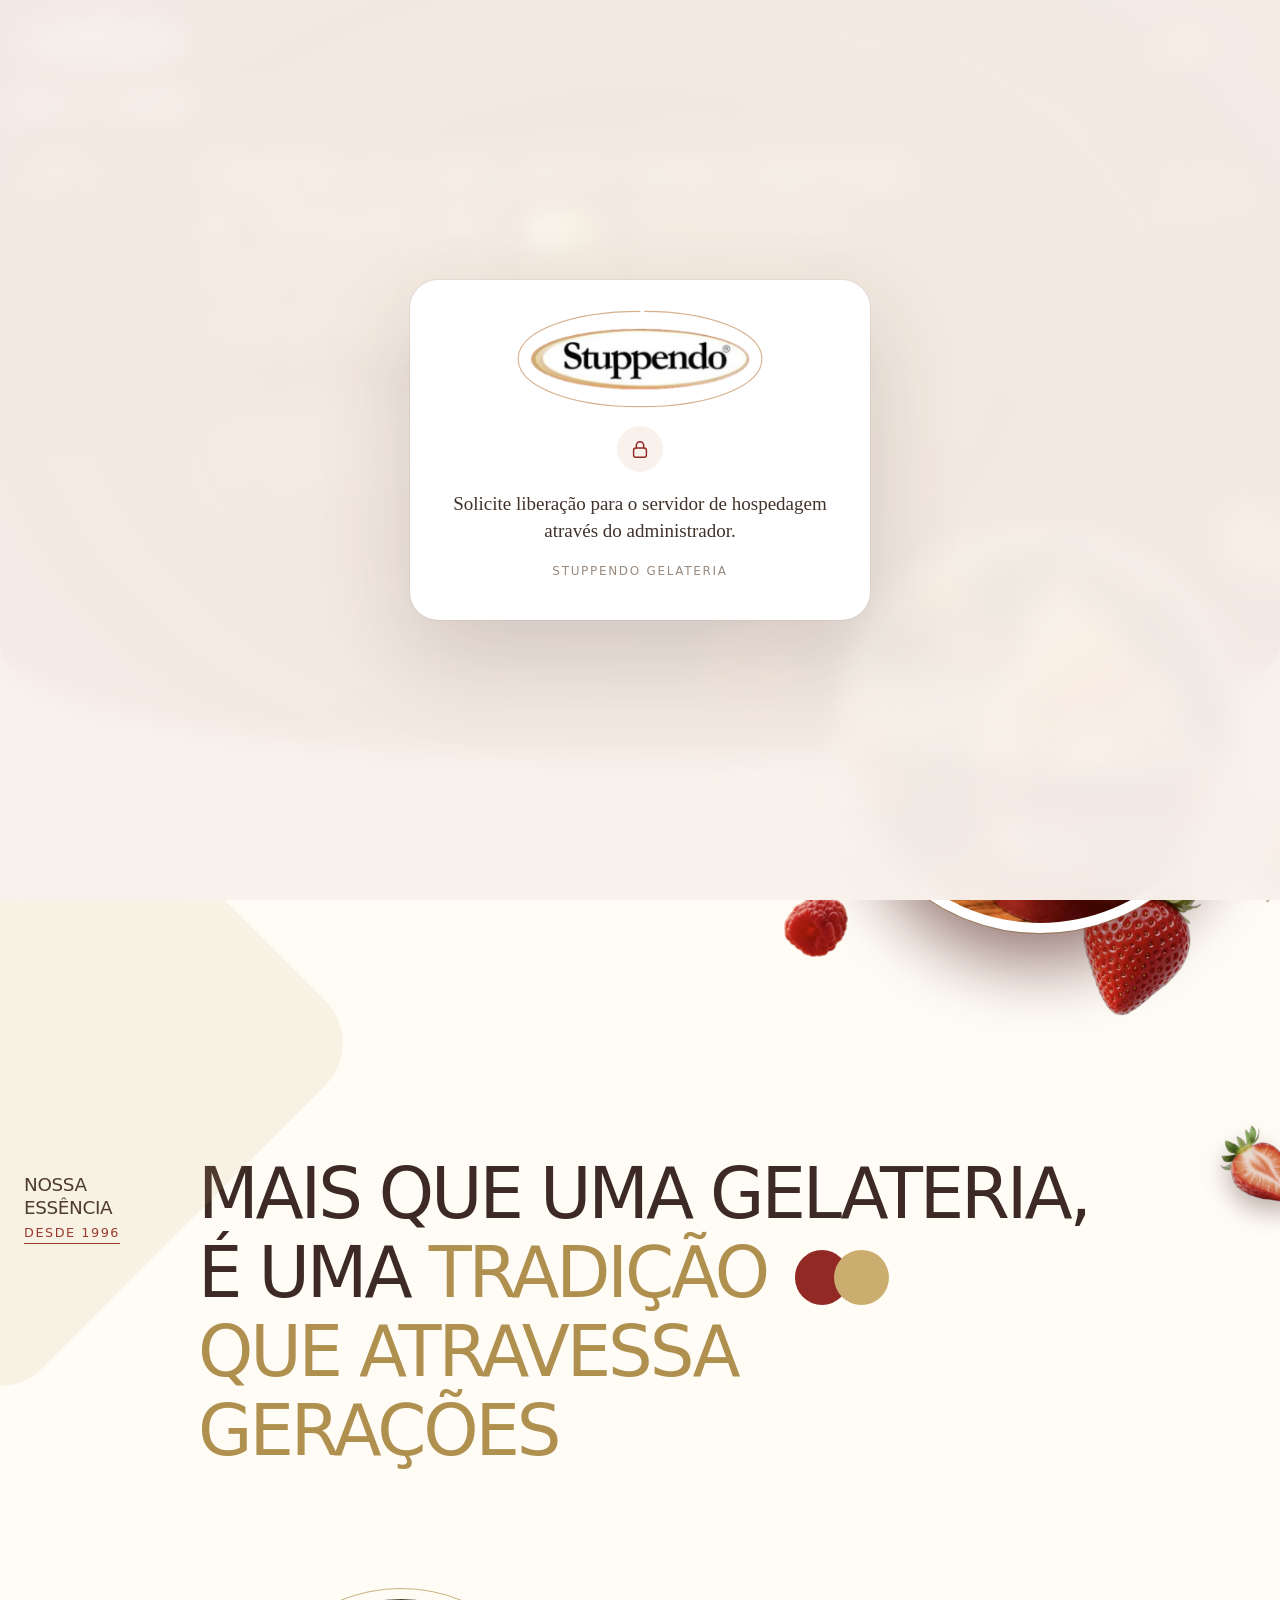
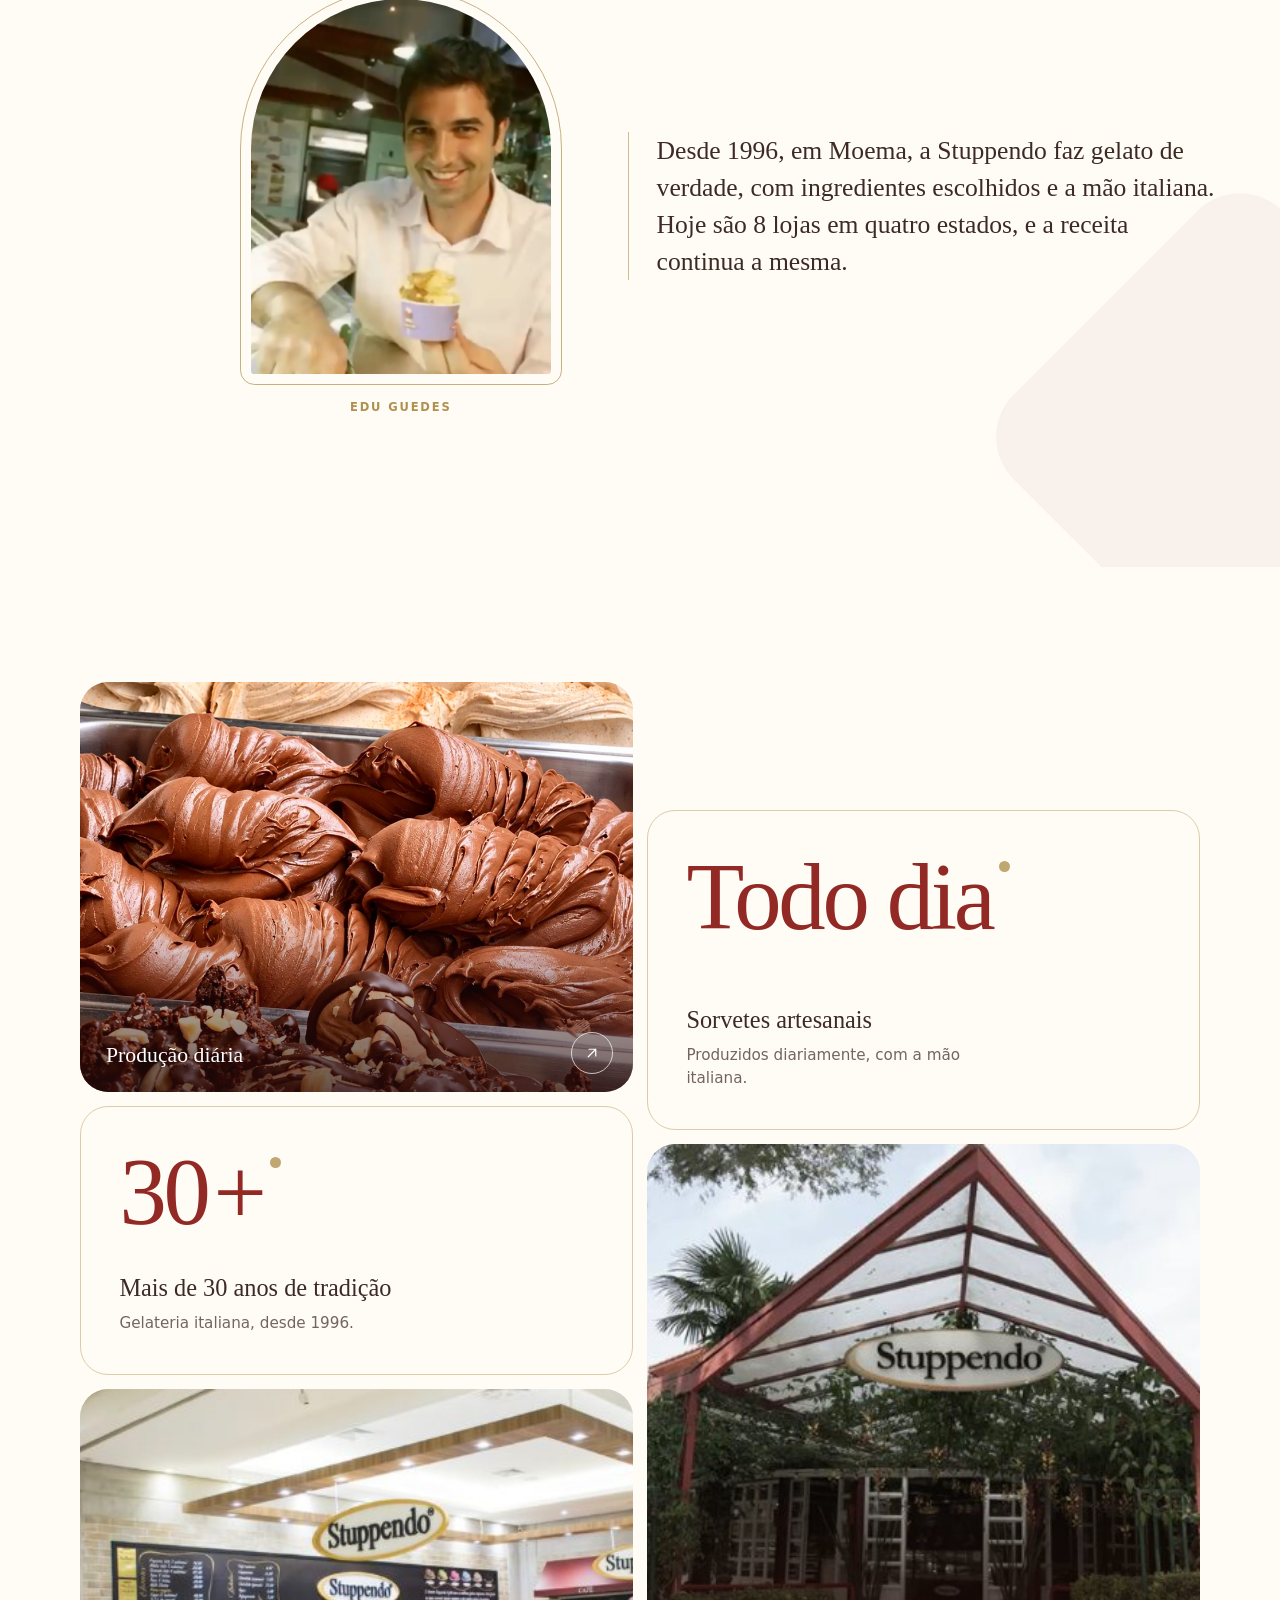
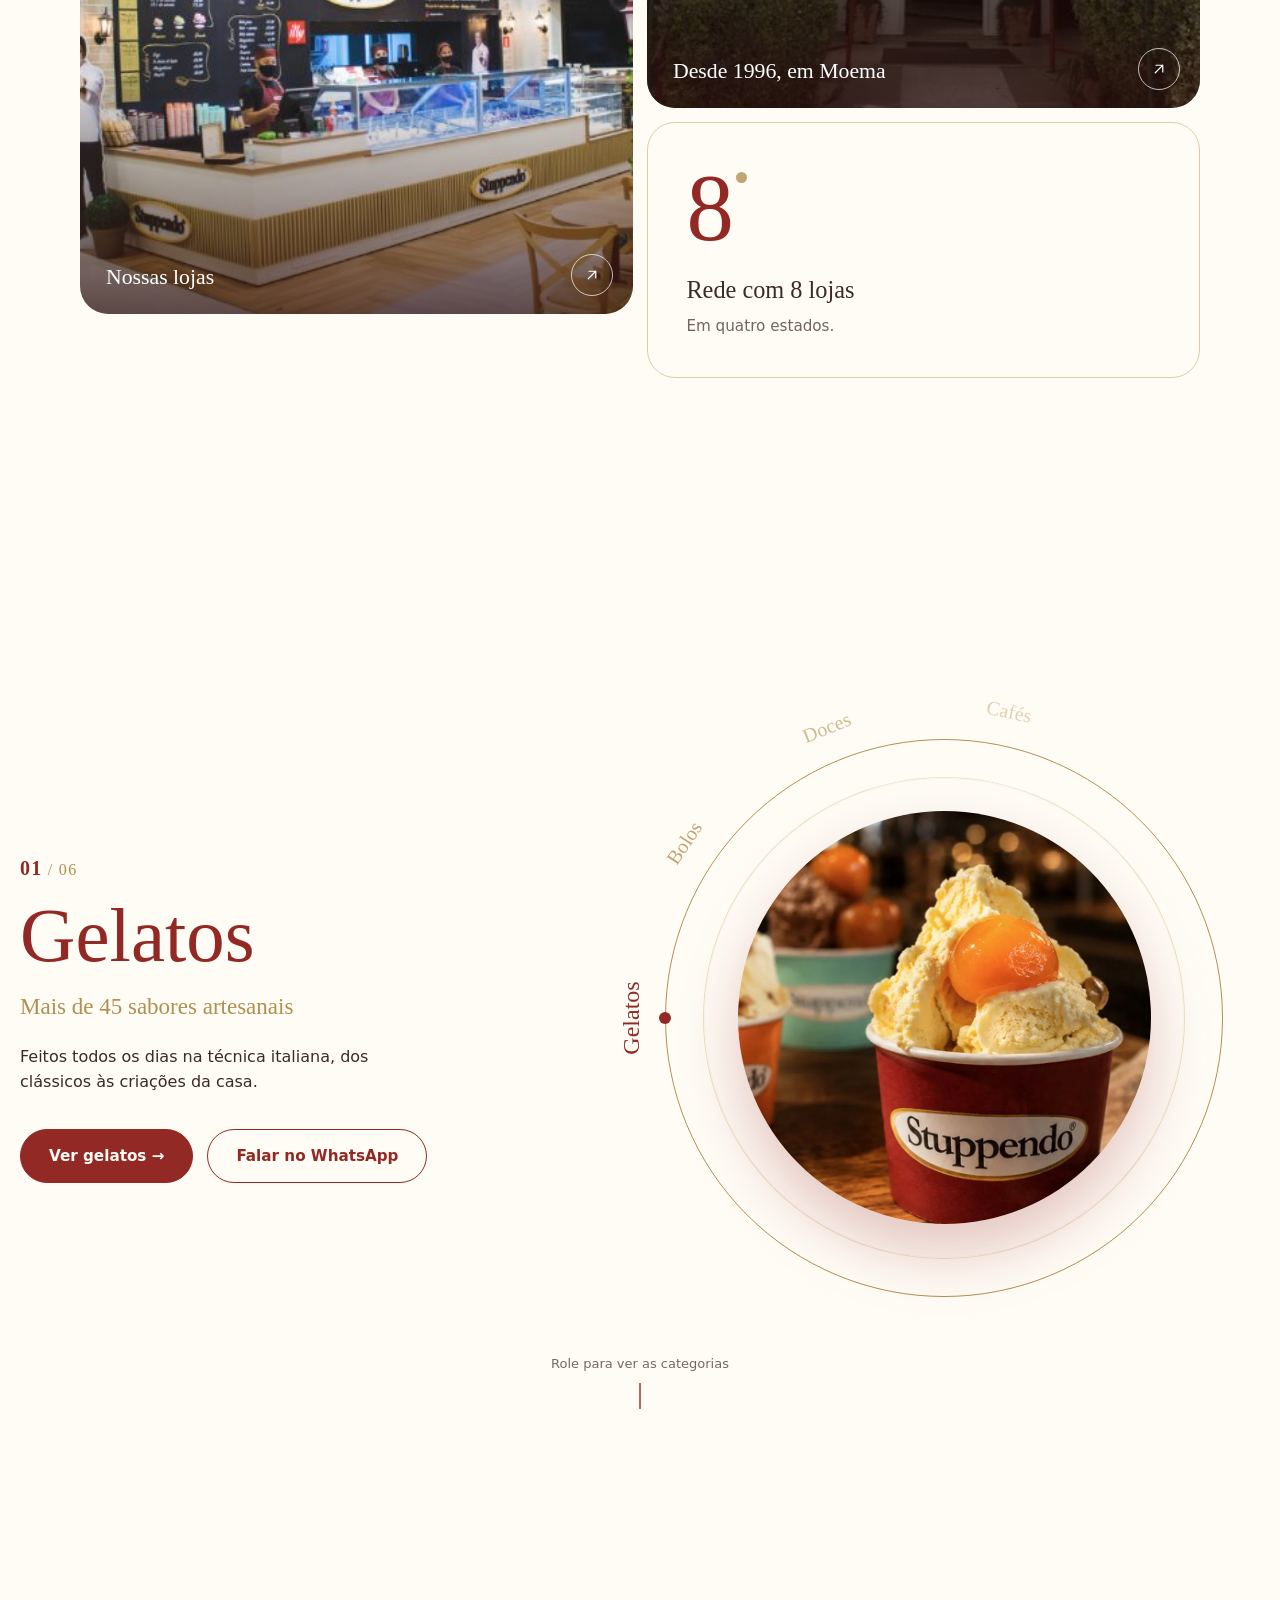
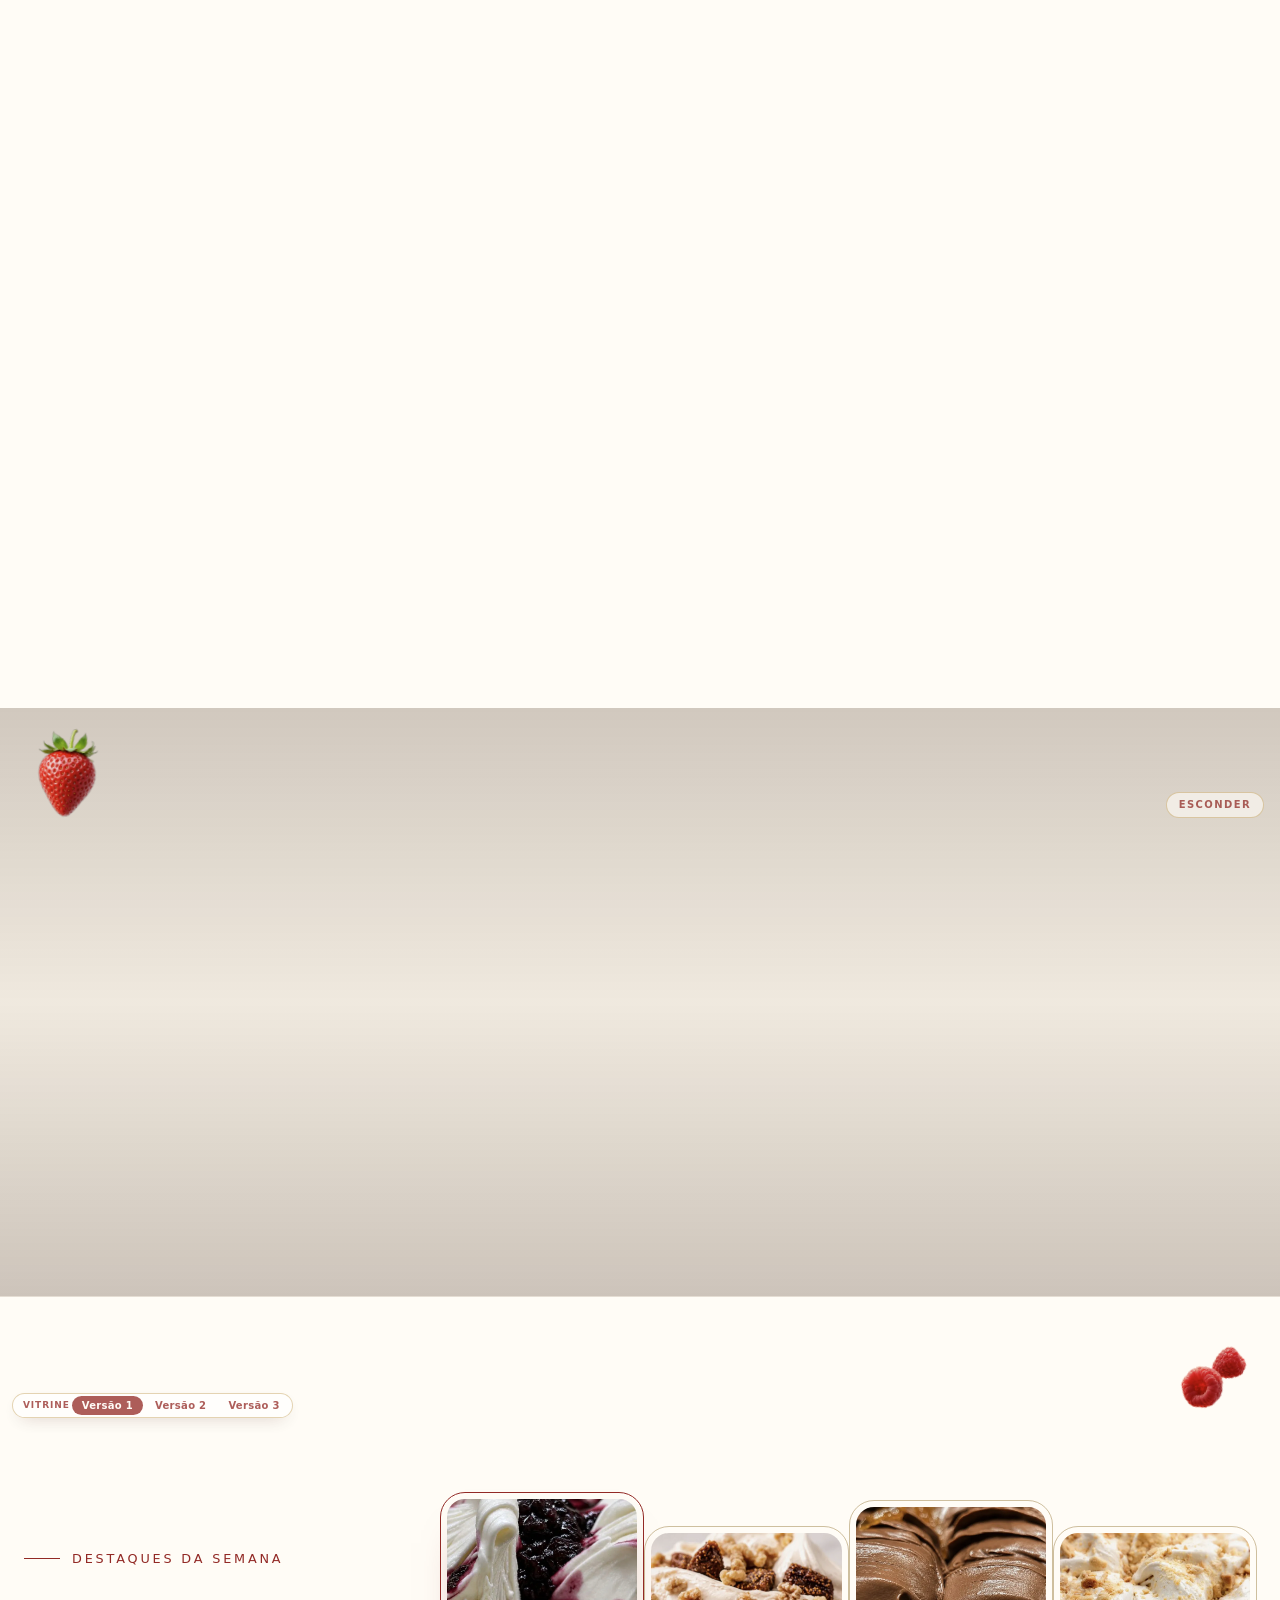
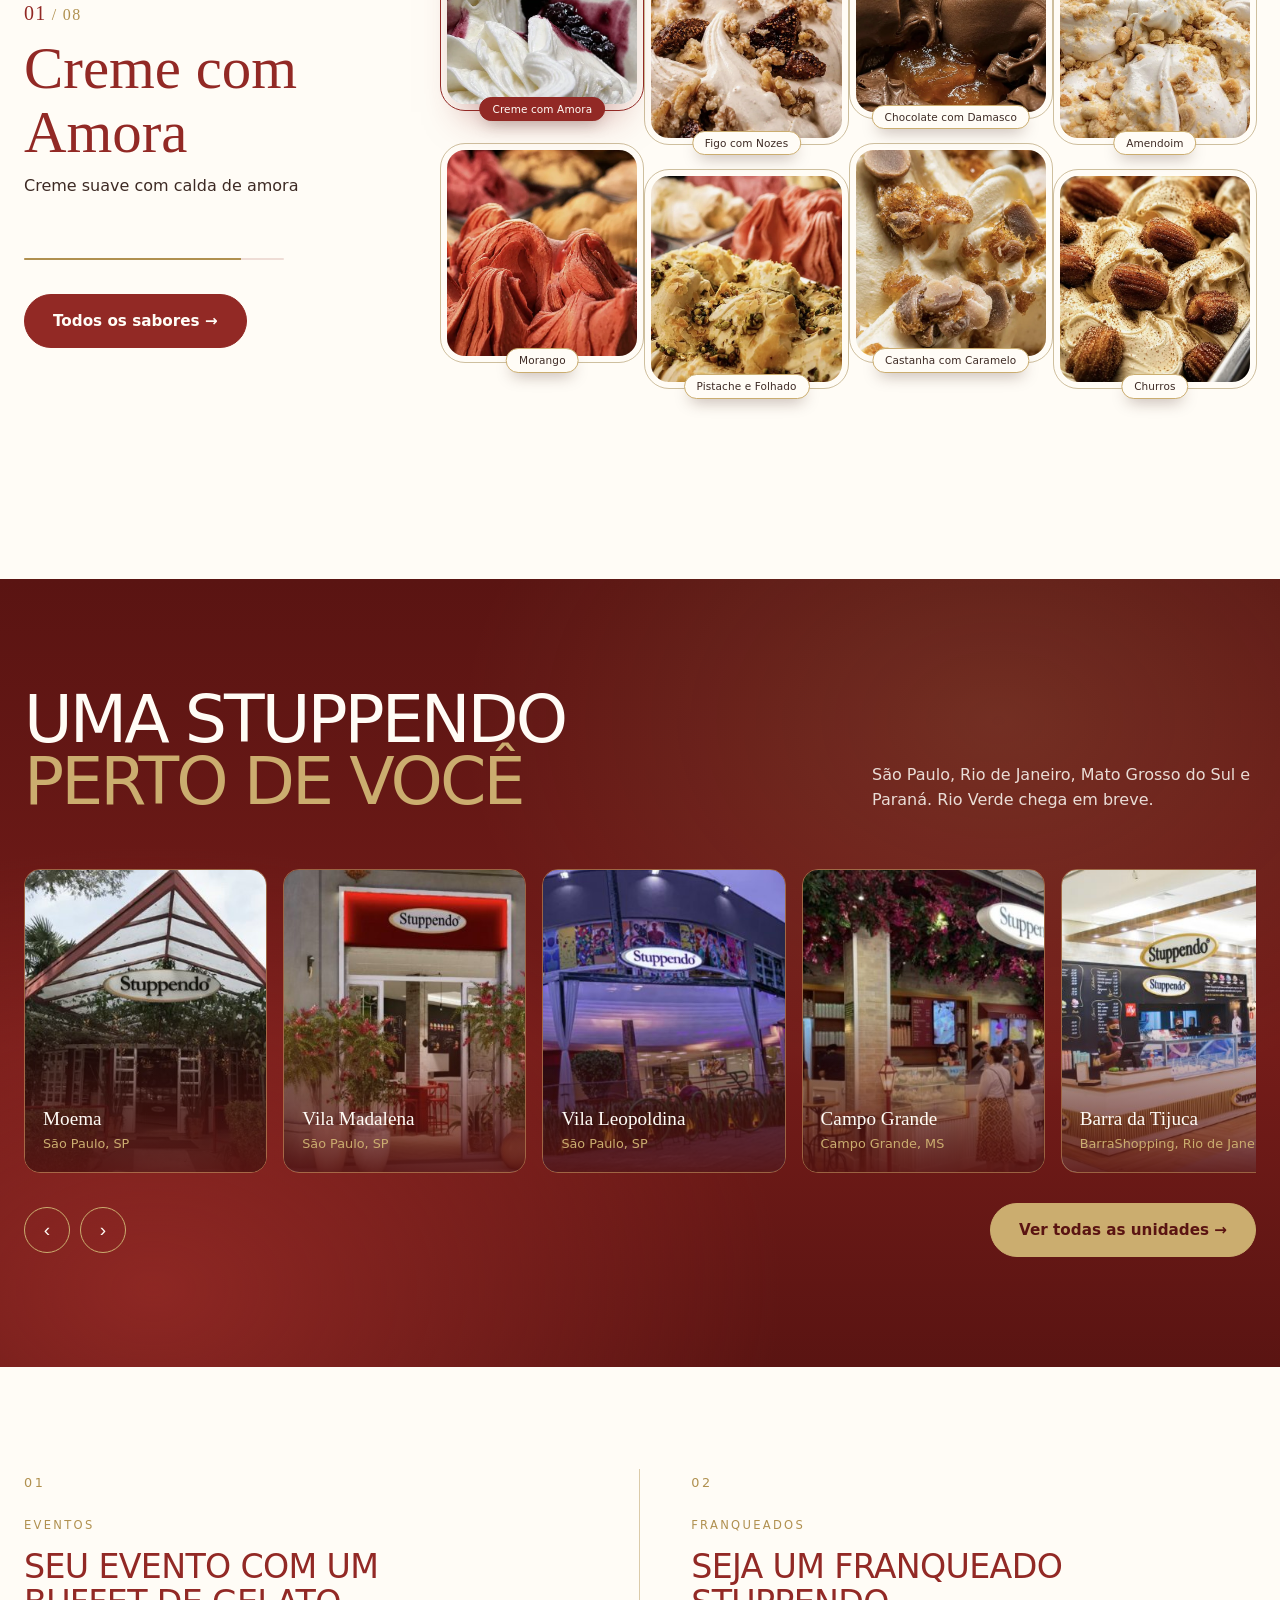
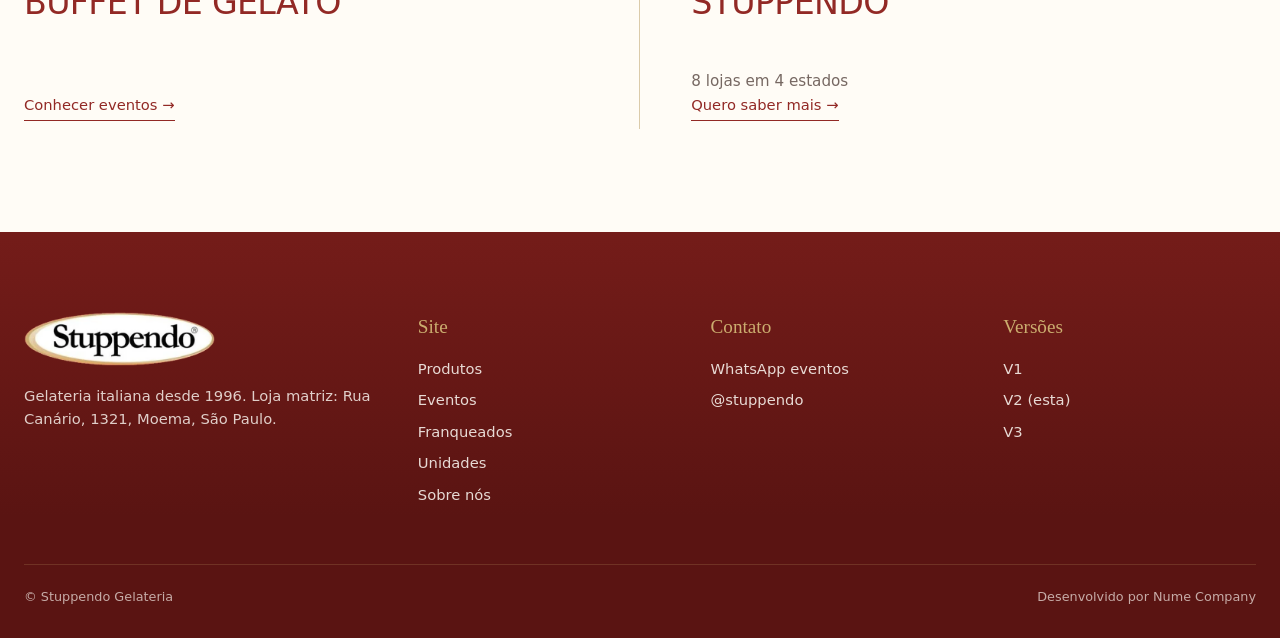
<file: site2/index.html>
<!doctype html>
<html lang="pt-BR"><head><meta charset="utf-8"><meta name="viewport" content="width=device-width,initial-scale=1">
<title>Stuppendo Gelateria</title>
<meta name="description" content="Stuppendo Gelateria, tradição italiana desde 1996. Gelatos artesanais, bolos, doces e cafés em 8 lojas.">
<meta name="robots" content="noindex">
<style>
:root{--red:#922925;--red-d:#741c19;--red-dd:#5a1412;--cream:#fffcf6;--cream-2:#fcf7ec;--gold:#cbad6f;--gold-d:#b0904f;--ink:#3d2a24;
--f-head:"Sorts Mill Goudy","Goudy Old Style",Georgia,serif;--f-body:system-ui,-apple-system,"Segoe UI",Roboto,"Helvetica Neue",Arial,sans-serif;--w:1240px}
*{box-sizing:border-box;margin:0;padding:0}
html{scroll-behavior:smooth}
html,body{overflow-x:clip}body{background:var(--red);color:var(--cream);font-family:var(--f-body);line-height:1.6}
h1,h2,h3{font-family:var(--f-head);font-weight:400;line-height:1.08}
img{max-width:100%;display:block}a{color:inherit;text-decoration:none}ul{list-style:none}
.wrap{width:min(var(--w),100% - 48px);margin-inline:auto}
.btn{display:inline-flex;align-items:center;gap:10px;padding:14px 28px;border-radius:99px;font-weight:600;font-size:.95rem;transition:.3s;border:1px solid var(--gold)}
.btn.g{background:var(--gold);color:var(--red-dd)}.btn.g:hover{background:var(--cream);border-color:var(--cream);transform:translateY(-2px)}
.btn.r{background:var(--red);color:var(--cream);border-color:var(--red)}.btn.r:hover{background:var(--red-d)}
.btn.o{color:var(--cream)}.btn.o:hover{background:rgba(203,173,111,.15)}
.tt{font-family:var(--f-body);font-weight:500;text-transform:uppercase;letter-spacing:-.045em;line-height:.93}
.gold{color:var(--gold)}
.small{font-size:.8rem;letter-spacing:.14em;text-transform:uppercase;color:var(--gold)}
/* header */
header{position:fixed;inset:0 0 auto 0;z-index:50;transition:.35s}
header.s{background:linear-gradient(100deg,rgba(90,20,18,.97),rgba(116,28,25,.97) 60%,rgba(90,20,18,.97));backdrop-filter:blur(8px);box-shadow:0 1px 0 rgba(203,173,111,.35)}
.hd{display:flex;align-items:center;justify-content:space-between;height:84px;gap:20px}
.hd img.lg{height:46px;width:auto}
nav{display:flex;gap:30px;font-size:.92rem}
nav a{position:relative;padding:6px 0;opacity:.92}
nav a:after{content:"";position:absolute;left:0;bottom:0;height:1px;width:0;background:var(--gold);transition:.3s}
nav a:hover:after{width:100%}
.hr{display:flex;align-items:center;gap:14px}
.sw{font-size:.78rem;border:1px solid rgba(203,173,111,.6);border-radius:99px;padding:3px;display:flex}
.sw a,.sw span{padding:5px 12px;border-radius:99px;letter-spacing:.06em}.sw span{background:var(--gold);color:var(--red-dd);font-weight:700}
.sw a:hover{color:var(--gold)}
.bg{display:none;width:44px;height:44px;border-radius:50%;border:1px solid var(--gold);background:none;color:var(--cream);cursor:pointer}
/* hero */
.hero{padding:150px 0 90px}
.hgrid{display:grid;grid-template-columns:150px 1fr 150px;gap:24px;align-items:start}
.star{width:76px;color:var(--gold);animation:spin 40s linear infinite}
@keyframes spin{to{transform:rotate(360deg)}}
.hero h1{font-size:clamp(2.3rem,5.5vw,5.6rem)}
.hero h1 .ln{display:block;overflow:hidden;padding-top:.16em;margin-top:-.16em}.hero h1 .ln>span{display:inline-block;transform:translateY(105%);animation:up 1.1s cubic-bezier(.2,.8,.2,1) forwards;animation-delay:calc(var(--i)*110ms + 150ms)}
@keyframes up{to{transform:none}}
.dots{display:inline-flex;vertical-align:middle;margin:0 .12em}
.dots i{display:block;width:.78em;height:.78em;border-radius:50%;background:var(--cream)}
.dots i+i{background:var(--gold);margin-left:-.22em;animation:slide 1.4s cubic-bezier(.2,.8,.2,1) .9s both}
@keyframes slide{from{transform:translateX(-.5em)}to{transform:none}}
.side{text-align:right;font-size:.8rem;letter-spacing:.14em;text-transform:uppercase;color:var(--gold);line-height:1.5;padding-top:14px}
.hbot{display:grid;grid-template-columns:150px 1fr 1.5fr;gap:24px;margin-top:70px;align-items:end}
.hbot .lk{font-size:1.15rem;line-height:1.25;text-transform:uppercase;letter-spacing:-.02em;align-self:center}
.hbot .lk a{border-bottom:1.5px solid var(--cream);padding-bottom:2px;transition:.3s}.hbot .lk a:hover{color:var(--gold);border-color:var(--gold)}
.hbot p.tx{font-size:.95rem;opacity:.85;max-width:20em;align-self:start}
.ph3{display:grid;grid-template-columns:repeat(3,1fr);gap:16px}
.ph3 figure{border-radius:20px;overflow:hidden;aspect-ratio:.92;border:1px solid rgba(203,173,111,.5)}
.ph3 img{width:100%;height:100%;object-fit:cover;transition:transform 1.2s cubic-bezier(.2,.7,.2,1)}
.ph3 figure:hover img{transform:scale(1.06)}
/* cream statement */
.cr{background:var(--cream);color:var(--ink);padding:130px 0 120px;text-align:center}
.cr h2{font-size:clamp(2.2rem,5.6vw,5.4rem);color:var(--ink)}
.cr h2 .gold{color:var(--gold-d)}
.cr p.lead{max-width:34em;margin:34px auto 0;opacity:.8;font-size:1.02rem}
.st{display:grid;grid-template-columns:repeat(3,1fr);gap:20px;max-width:760px;margin:70px auto 0;padding-top:34px;border-top:1px solid rgba(176,144,79,.55)}
.st b{display:block;font-weight:500;font-size:clamp(2.4rem,5vw,4rem);letter-spacing:-.04em;color:var(--red);line-height:1}
.st span{font-size:.78rem;letter-spacing:.14em;text-transform:uppercase;opacity:.7}
/* index */
.ix{background:var(--cream);color:var(--ink);padding:0 0 130px}
.ix .head{display:flex;justify-content:space-between;align-items:end;margin-bottom:30px;border-bottom:1px solid rgba(61,42,36,.25);padding-bottom:16px}
.ix .head span{font-size:.78rem;letter-spacing:.14em;text-transform:uppercase;color:var(--gold-d)}
.row{display:grid;grid-template-columns:70px 1fr auto;gap:24px;align-items:center;padding:26px 0;border-bottom:1px solid rgba(61,42,36,.18);position:relative;transition:padding .5s cubic-bezier(.2,.7,.2,1),color .4s}
.row:before{content:"";position:absolute;left:-24px;right:-24px;top:0;bottom:0;background:var(--red);transform:scaleY(0);transform-origin:bottom;transition:transform .5s cubic-bezier(.2,.7,.2,1);z-index:0}
.row>*{position:relative;z-index:1}
.row .n{font-size:.8rem;letter-spacing:.14em;color:var(--gold-d)}
.row h3{font-family:var(--f-body);font-size:clamp(2rem,5vw,4.4rem);font-weight:500;text-transform:uppercase;letter-spacing:-.045em;line-height:1}
.row .d{font-size:.9rem;opacity:.7;max-width:20em;text-align:right}
.row .ar{font-size:1.6rem;color:var(--red);transition:.4s}
.row:hover{color:var(--cream);padding-left:24px;padding-right:24px}.row:hover:before{transform:scaleY(1)}.row:hover .n,.row:hover .ar{color:var(--gold)}.row:hover .ar{transform:translateX(6px)}
.row .r2{display:flex;gap:26px;align-items:center}
/* units */
.uph{padding:120px 0}
.uph .top{display:flex;justify-content:space-between;align-items:end;gap:30px;margin-bottom:56px;flex-wrap:wrap}
.uph h2{font-size:clamp(2.2rem,5.2vw,4.8rem)}
.uph p.s{max-width:24em;opacity:.85}
.ul{display:grid;grid-template-columns:repeat(2,1fr);column-gap:70px}
.ul a{display:flex;justify-content:space-between;align-items:baseline;gap:20px;padding:20px 0;border-top:1px solid rgba(203,173,111,.4);transition:.4s}
.ul a:nth-last-child(-n+2){border-bottom:1px solid rgba(203,173,111,.4)}
.ul b{font-weight:500;font-size:1.5rem;letter-spacing:-.03em}
.ul span{font-size:.85rem;color:var(--gold);text-align:right}
.ul a:hover{padding-left:14px;color:var(--gold)}
.ul a.soon span:after{content:" · em breve"}
.more{margin-top:44px}
/* dual */
.dual{display:grid;grid-template-columns:1fr 1fr}
.dual>div{padding:110px 56px;min-height:460px;display:flex;flex-direction:column;justify-content:space-between;gap:50px}
.dual>div:first-child{padding-left:max(24px,calc((100vw - var(--w))/2));border-top:1px solid rgba(203,173,111,.4)}
.dual .d2{background:var(--cream);color:var(--ink)}
.dual h2{font-size:clamp(2rem,4.2vw,3.8rem)}
.dual .d2 h2{color:var(--red)}.dual .d2 .small{color:var(--gold-d)}
.dual p{max-width:26em;margin-top:18px;opacity:.85}
/* footer */
footer{background:var(--red-dd);padding:80px 0 30px}
.fg{display:grid;grid-template-columns:1.4fr 1fr 1fr 1fr;gap:40px}
footer img{height:54px;margin-bottom:18px}
footer h4{font-family:var(--f-head);font-weight:400;font-size:1.2rem;color:var(--gold);margin-bottom:14px}
footer li{margin-bottom:8px;font-size:.92rem;opacity:.85}footer li a:hover{color:var(--gold)}
footer p{font-size:.92rem;opacity:.8;max-width:24em}
.cp{margin-top:50px;padding-top:22px;border-top:1px solid rgba(203,173,111,.3);font-size:.8rem;opacity:.65;display:flex;justify-content:space-between;flex-wrap:wrap;gap:10px}
/* cream section */
.pr{background:var(--cream);color:var(--ink);padding:110px 0}
.pr .eyebrow{color:var(--red)}.pr .eyebrow:before{background:var(--red)}
.sh{display:flex;justify-content:space-between;align-items:end;gap:30px;margin-bottom:54px;flex-wrap:wrap}
.sh h2{font-size:clamp(2.2rem,4.6vw,3.8rem);color:var(--cream);margin-top:14px;max-width:14em}
.sh p{max-width:26em;opacity:.85}.pr .sh h2{color:var(--red)}
.cats{display:grid;grid-template-columns:repeat(4,1fr);gap:22px}
.cat{display:block}
.cat .im{aspect-ratio:3/4;border-radius:999px 999px 18px 18px;overflow:hidden;background:var(--cream-2);position:relative}
.cat img{width:100%;height:100%;object-fit:cover;transition:transform .9s cubic-bezier(.2,.7,.2,1)}
.cat:hover img{transform:scale(1.07)}
.cat h3{font-size:1.7rem;color:var(--red);margin:18px 0 4px;display:flex;justify-content:space-between;align-items:center}
.cat h3 span{color:var(--gold-d);transition:.3s}.cat:hover h3 span{transform:translateX(6px)}
.cat p{font-size:.92rem;opacity:.75}
.cats .cat:nth-child(even){margin-top:46px}
/* units */
.uph{padding:110px 0}
.ulp{display:grid;grid-template-columns:repeat(4,1fr);gap:18px}
.u{position:relative;border-radius:18px;overflow:hidden;aspect-ratio:3/4;display:block;border:1px solid rgba(203,173,111,.5)}
.u img{position:absolute;inset:0;width:100%;height:100%;object-fit:cover;transition:transform .9s}
.u:hover img{transform:scale(1.07)}
.u:after{content:"";position:absolute;inset:0;background:linear-gradient(transparent 45%,rgba(90,20,18,.92))}
.u div{position:absolute;left:18px;right:18px;bottom:16px;z-index:2}
.u h3{font-size:1.45rem}.u span{font-size:.8rem;color:var(--gold)}
.u em{position:absolute;top:14px;left:14px;z-index:2;background:var(--gold);color:var(--red-dd);font-style:normal;font-size:.7rem;font-weight:700;padding:4px 12px;border-radius:99px}
.more{text-align:center;margin-top:44px}
/* opcao 2: roda */
.ps{display:inline-flex;border:1px solid var(--red);border-radius:99px;padding:3px;margin:-20px 0 44px}
.ps button{font:600 .82rem var(--f-body);letter-spacing:.06em;border:0;background:none;color:var(--red);padding:8px 20px;border-radius:99px;cursor:pointer;transition:.3s}
.ps button[aria-pressed=true]{background:var(--red);color:var(--cream)}
#op2{display:none}
.cr.o2 #op1{display:none}.cr.o2 #op2{display:block}
.cr.o2 .sh{margin-bottom:0}.cr.o2 .ps{margin-bottom:0}
.cr.o2{padding-bottom:0}
.wheel-sec{position:relative;height:calc(100vh + 5 * 55vh)}
.wheel-sticky{position:sticky;top:0;height:100vh;overflow:hidden;display:flex;align-items:center;background:var(--cream)}
.wheel-grid{display:grid;grid-template-columns:1fr 1.15fr;gap:60px;align-items:center;width:min(var(--w),100% - 40px);margin-inline:auto;padding-top:70px}
.wheel-copy{max-width:460px}
.wheel-count{font-family:var(--f-head);color:var(--gold-d);letter-spacing:.08em}.wheel-count b{color:var(--red);font-size:20px}
.wheel-title{font-size:clamp(44px,6vw,80px);line-height:1;margin:14px 0 14px;color:var(--red)}
.wheel-sub{font-family:var(--f-head);font-size:23px;color:var(--gold-d)}
.wheel-text{margin-top:18px;max-width:400px;min-height:48px;opacity:.85}
.wheel-ctas{display:flex;flex-wrap:wrap;gap:14px;margin-top:34px}
.btn.rg{color:var(--red);border-color:var(--red)}.btn.rg:hover{background:var(--red);color:var(--cream)}
.swap{animation:swap .55s cubic-bezier(.2,.7,.2,1) both}
@keyframes swap{from{opacity:0;transform:translateY(16px)}to{opacity:1;transform:none}}
.wheel-stage{position:relative;display:flex;justify-content:center}
.wheel{--D:min(600px,62vh);position:relative;width:var(--D);height:var(--D)}
.ring{position:absolute;inset:0;border-radius:50%;border:1.5px solid var(--gold-d)}
.ring-inner{position:absolute;inset:7%;border-radius:50%;border:1px solid var(--cream-2);box-shadow:0 0 0 1px rgba(203,173,111,.35)}
.ring-dot{position:absolute;left:0;top:50%;width:12px;height:12px;margin:-6px 0 0 -6px;border-radius:50%;background:var(--red);z-index:3}
.words{position:absolute;inset:0;transition:transform .9s cubic-bezier(.2,.7,.2,1)}
.word{position:absolute;left:50%;top:50%;white-space:nowrap;font-family:var(--f-head);font-size:20px;color:var(--gold-d);background:none;border:0;padding:6px 8px;cursor:pointer;transition:color .4s,opacity .4s,font-size .4s}
.word:hover{color:var(--red)}.word.on{color:var(--red);font-size:24px}
.disc{position:absolute;inset:13%;border-radius:50%;overflow:hidden;background:var(--cream-2);box-shadow:0 30px 60px rgba(146,41,37,.25)}
.disc figure{position:absolute;inset:0;margin:0;opacity:0;transform:scale(1.12) rotate(-6deg);transition:opacity .7s,transform 1s cubic-bezier(.2,.7,.2,1)}
.disc figure.on{opacity:1;transform:none}.disc img{width:100%;height:100%;object-fit:cover}
.wheel-hint{position:absolute;left:50%;bottom:24px;transform:translateX(-50%);font-size:13px;color:var(--ink);opacity:.7}
.wheel-hint:after{content:"";display:block;width:1.5px;height:26px;margin:8px auto 0;background:var(--red);animation:hint 1.6s ease-in-out infinite;transform-origin:top}
@keyframes hint{0%{transform:scaleY(0)}50%{transform:scaleY(1)}100%{transform:scaleY(0);transform-origin:bottom}}
@media(max-width:980px){.wheel-sec{height:calc(100vh + 5 * 45vh)}.wheel-grid{grid-template-columns:1fr;gap:10px;padding-top:84px;text-align:center}.wheel-copy{margin-inline:auto;order:2}.wheel-text{margin-inline:auto}.wheel-ctas{justify-content:center;margin-top:18px}.wheel{--D:min(70vw,38vh);margin-inline:auto}.wheel-stage{margin-bottom:46px}.wheel-title{font-size:40px;margin:6px 0 8px}.wheel-hint{display:none}}
@media(prefers-reduced-motion:reduce){.swap,.wheel-hint:after{animation:none}}

/* vitrine */
.vt{background:var(--cream);color:var(--ink);padding:110px 0;border-top:1px solid var(--gold)}
.vtg{display:grid;grid-template-columns:.8fr 1.2fr;gap:70px;align-items:center}
.vt .eyebrow{color:var(--red)}.vt .eyebrow:before{background:var(--red)}
.vtc{display:block;margin:28px 0 8px;font-family:var(--f-head);color:var(--gold-d);letter-spacing:.08em}.vtc b{color:var(--red);font-size:20px;font-weight:400}
.vti h2{font-size:clamp(2.4rem,4.6vw,4rem);color:var(--red);min-height:2.2em;display:flex;align-items:flex-start}
.vti p{max-width:24em;opacity:.8;min-height:3.2em;margin-top:6px}
.vtbar{height:2px;background:rgba(146,41,37,.15);margin:18px 0 32px;max-width:260px;border-radius:2px;overflow:hidden}.vtbar i{display:block;height:100%;width:0;background:var(--gold-d)}
.sw2{animation:swap .6s cubic-bezier(.2,.7,.2,1) both}
.case{position:relative;padding:10px 6px 0}
.pans{display:grid;grid-template-columns:repeat(4,1fr);gap:46px 22px;padding-bottom:50px}
.pan{position:relative;border:0;background:none;cursor:pointer;text-align:left;padding:0;color:var(--ink);transition:transform .6s cubic-bezier(.2,.7,.2,1)}
.pan:nth-child(even){transform:translateY(26px)}
.pan .in{display:block;aspect-ratio:1/1.08;border-radius:18px;overflow:hidden;outline:1px solid rgba(176,144,79,.55);outline-offset:6px;filter:saturate(.85) brightness(.97);transition:filter .6s,outline-color .4s,box-shadow .6s,transform .6s cubic-bezier(.2,.7,.2,1)}
.pan img{width:100%;height:100%;object-fit:cover;pointer-events:none;transition:transform 1.2s cubic-bezier(.2,.7,.2,1)}
.pan .tg{position:absolute;left:50%;bottom:-17px;transform:translateX(-50%);display:flex;align-items:center;gap:8px;width:max-content;white-space:nowrap;padding:6px 12px;border-radius:99px;background:var(--cream);border:1px solid var(--gold);font:400 clamp(.6rem,.82vw,.68rem)/1 var(--f-body);letter-spacing:.01em;color:var(--ink);box-shadow:0 8px 16px -6px rgba(60,30,20,.35);transition:background .4s,color .4s,border-color .4s,transform .6s cubic-bezier(.2,.7,.2,1)}
.pan .tg i{flex:none;display:grid;place-items:center;width:22px;height:22px;border-radius:50%;background:var(--gold);color:var(--red-dd);font:700 .65rem/1 var(--f-body);font-style:normal}
.pan.on .in{filter:none;outline-color:var(--red);box-shadow:0 26px 36px -18px rgba(146,41,37,.5);transform:translateY(-8px)}
.pan.on img{transform:scale(1.08)}
.pan.on{z-index:4}.pan:hover{z-index:3}.pan.on .tg{background:var(--red);border-color:var(--red);color:var(--cream);transform:translateX(-50%) translateY(-8px)}
.pan:focus-visible .in{outline:2px solid var(--red)}
.cfoot{display:flex;justify-content:space-between;margin-top:20px;font-size:.72rem;letter-spacing:.2em;text-transform:uppercase;color:var(--gold-d)}
@media(max-width:980px){.vtg{grid-template-columns:1fr;gap:44px}.vti h2{min-height:0}.vti p{min-height:0}.pans{grid-template-columns:repeat(2,1fr);gap:44px 18px;padding-bottom:44px}.pan:nth-child(even){transform:translateY(18px)}.case{padding:6px 4px 0}.vt{padding-block:80px}}
@media(prefers-reduced-motion:reduce){.cglass{animation:none}}

.vts{display:flex;justify-content:center;margin-bottom:34px}.vts .ps{margin:0}
.vt.v2 #vt1{display:none}.vt.v2 #vt2{display:block}
.vt2{padding-top:10px;overflow:hidden}.vt2[hidden]{display:none}
.g2-top,.g2-bot{display:flex;align-items:flex-end;justify-content:space-between;gap:30px;padding:0 max(24px,4vw)}
.g2-top{margin-bottom:18px}.g2-bot{align-items:flex-start;margin-top:18px}
.g2-note{font-size:12px;line-height:1.5;letter-spacing:.08em;text-transform:uppercase;color:var(--ink);opacity:.75;max-width:260px}
.g2-big{font-family:var(--f-head);font-weight:400;font-size:clamp(40px,6.4vw,104px);line-height:.92;color:var(--red);letter-spacing:-.01em}
.g2-top .g2-note{text-align:right;margin-bottom:8px}.g2-bot .g2-big{text-align:right}
.g2-view{position:relative;height:clamp(260px,29vw,460px);cursor:grab;touch-action:pan-y;user-select:none;-webkit-user-select:none;outline:none;overflow:hidden}
.g2-view.drag{cursor:grabbing}
.g2-track{position:absolute;left:0;top:0;height:100%;display:flex}
.g2-it{flex:none;height:100%;margin:0;position:relative;overflow:hidden;background:var(--cream-2);cursor:zoom-in}
.g2-it img{width:100%;height:100%;object-fit:cover;pointer-events:none;transition:transform 1s cubic-bezier(.2,.8,.2,1)}
.g2-it:hover img{transform:scale(1.06)}
.g2-tag{position:absolute;left:14px;bottom:14px;padding:7px 14px;border-radius:50px;background:rgba(255,252,246,.95);color:var(--red);font-size:13px;border:1px solid var(--gold);opacity:0;transform:translateY(6px);transition:opacity .3s,transform .3s}
.g2-it:hover .g2-tag{opacity:1;transform:none}
.vt2.go .g2-big{animation:g2big 1.1s cubic-bezier(.2,.8,.2,1) both}.vt2.go .g2-bot .g2-big{animation-delay:.15s}
.vt2.go .g2-it{animation:g2it 1s cubic-bezier(.7,0,.2,1) both;animation-delay:calc(var(--k) * 60ms)}
@keyframes g2big{from{opacity:0;transform:translateY(40px)}to{opacity:1;transform:none}}
@keyframes g2it{from{clip-path:inset(0 0 100% 0)}to{clip-path:inset(0 0 0 0)}}
.lb{position:fixed;inset:0;z-index:100;background:rgba(58,14,12,.94);display:grid;place-items:center}.lb[hidden]{display:none}
.lb img{max-width:min(92vw,1100px);max-height:82vh;border-radius:6px;box-shadow:0 30px 80px rgba(0,0,0,.5)}
.lb button{position:absolute;background:none;border:1px solid var(--gold);color:var(--cream);width:48px;height:48px;border-radius:50%;font-size:28px;line-height:1;cursor:pointer}
.lb button:hover{background:var(--gold);color:var(--red-dd)}.lbx{top:20px;right:20px}.lbp{left:20px;top:50%}.lbn{right:20px;top:50%}
.lb p{position:absolute;bottom:22px;left:0;right:0;text-align:center;color:var(--gold);font-family:var(--f-head);font-size:1.2rem}
@media(max-width:700px){.g2-view{height:320px!important}.g2-top,.g2-bot{flex-direction:column;align-items:flex-start;gap:10px}.g2-top .g2-note{text-align:left}.g2-bot{flex-direction:column-reverse;align-items:flex-end}.lbp,.lbn{top:auto;bottom:70px}}
@media(prefers-reduced-motion:reduce){.vt2.go .g2-big,.vt2.go .g2-it{animation:none}}
.eyebrow{color:var(--gold);font-size:.8rem;letter-spacing:.22em;text-transform:uppercase;display:flex;align-items:center;gap:12px}.eyebrow:before{content:"";width:36px;height:1px;background:var(--gold)}
.pr{background:var(--cream);color:var(--ink);padding:0}.pr .sh h2{font-family:var(--f-head)}.vt{background:var(--cream);border-top:1px solid var(--gold)}
.ulp{display:grid;grid-template-columns:repeat(4,1fr);gap:18px}

.cr{text-align:left;padding:120px 0 110px}
.cr .hgrid{grid-template-columns:150px 1fr 120px}
.cr .lbl{font-size:1.15rem;line-height:1.25;text-transform:uppercase;letter-spacing:-.02em;padding-top:1.1rem}
.cr .lbl .ul2{display:inline-block;margin-top:6px;border-bottom:1.5px solid var(--red);font-size:.8rem;letter-spacing:.12em;color:var(--red);padding-bottom:2px}
.cr h2.big{font-size:clamp(2.3rem,5.5vw,5.6rem);color:var(--ink)}
.cr h2.big .ln{display:block;overflow:hidden;padding-top:.16em;margin-top:-.16em}
.cr h2.big .ln>span{display:inline-block;transform:translateY(105%);transition:transform 1.1s cubic-bezier(.2,.8,.2,1);transition-delay:calc(var(--i)*110ms)}
.cr.in h2.big .ln>span{transform:none}
.cr .gold{color:var(--gold-d)}
.dots.d2 i:first-child{background:var(--red)}.dots.d2 i+i{background:var(--gold);animation:none}
.cr.in .dots.d2 i+i{animation:slide 1.4s cubic-bezier(.2,.8,.2,1) .6s both}
.star.dk{color:var(--red);justify-self:end;width:64px;margin-top:10px}
.hbot2{display:grid;grid-template-columns:150px 1fr 1.5fr;gap:24px;margin-top:70px;align-items:start}
.hbot2 .tx{grid-column:2;max-width:22em;font-size:.98rem;opacity:.8;line-height:1.7}
.st2{grid-column:3;display:grid;grid-template-columns:repeat(3,1fr);gap:16px;border-top:1px solid rgba(176,144,79,.6);padding-top:22px}
.st2 b{display:block;font-weight:500;font-size:clamp(2.2rem,4.4vw,3.8rem);letter-spacing:-.045em;color:var(--red);line-height:1}
.st2 span{display:block;margin-top:8px;font-size:.74rem;letter-spacing:.14em;text-transform:uppercase;opacity:.65}
@media(max-width:980px){.cr .hgrid{grid-template-columns:1fr}.cr .lbl{order:-1;padding:0}.star.dk{display:none}.hbot2{grid-template-columns:1fr;gap:34px;margin-top:40px}.hbot2 .tx,.st2{grid-column:1}.cr{padding:80px 0}}

/* clean v2: curva, prato e cards */
.hero{position:relative;z-index:3;border-radius:0 0 50% 50%/0 0 120px 120px;padding-bottom:260px;background:radial-gradient(900px 600px at 78% 60%,rgba(255,255,255,.08),transparent 60%),var(--red)}
.hero .hbot{grid-template-columns:150px minmax(0,26em);margin-top:56px}
.plate{position:absolute;z-index:4;right:max(24px,calc((100vw - var(--w))/2 + 20px));bottom:-170px;width:min(400px,38vw)}
.plate{aspect-ratio:1;height:auto}.plate .disc{position:absolute;inset:0;border-radius:50%;overflow:hidden;border:10px solid #fff;box-shadow:0 50px 70px -20px rgba(60,10,8,.55),0 0 0 1px rgba(203,173,111,.6)}
.plate .disc img{width:100%;height:100%;object-fit:cover}
.ing{position:absolute;pointer-events:none;filter:drop-shadow(0 18px 18px rgba(50,10,8,.35));animation:flt 7s ease-in-out infinite;z-index:2}
.i1{width:34%;left:-34%;top:6%;animation-delay:-1s}.i2{width:24%;right:-16%;top:-10%;animation-delay:-3s;animation-duration:8s}.i3{width:30%;right:-26%;bottom:6%;animation-delay:-2s}.i4{width:16%;left:-14%;bottom:-6%;animation-delay:-4s}
@keyframes flt{0%,100%{transform:translateY(0) rotate(0)}50%{transform:translateY(-14px) rotate(4deg)}}
.cr{position:relative;overflow:hidden;margin-top:-120px;padding-top:350px}
.dm{position:absolute;border-radius:60px;background:rgba(203,173,111,.13);transform:rotate(45deg);pointer-events:none}
.dm1{width:520px;height:520px;left:-260px;top:140px}.dm2{width:380px;height:380px;right:-150px;bottom:-60px;background:rgba(146,41,37,.05)}
.i5{width:120px;right:6%;top:210px;animation-duration:9s}
.pr .sh{flex-direction:column;align-items:center;text-align:center;gap:14px}
.pr .sh h2{max-width:16em}.pr .sh p{max-width:30em;opacity:.7}
.pr .eyebrow{justify-content:center}.pr .eyebrow:after{content:"";width:36px;height:1px;background:var(--red)}
.pr{padding-top:40px}
.cats{grid-template-columns:repeat(2,1fr);gap:34px 30px}
.cats .cat:nth-child(even){margin-top:0}
.cat{position:relative;background:#fff;border-radius:18px;padding:34px 30px 34px 150px;margin-left:56px;min-height:190px;display:flex;flex-direction:column;justify-content:center;box-shadow:0 26px 50px -28px rgba(146,41,37,.28);transition:transform .5s cubic-bezier(.2,.7,.2,1),box-shadow .5s}
.cat:hover{transform:translateY(-6px);box-shadow:0 36px 60px -26px rgba(146,41,37,.4)}
.cat .im{position:absolute;left:-56px;top:50%;transform:translateY(-50%);width:156px;height:156px;aspect-ratio:auto;border-radius:50%;border:6px solid #fff;box-shadow:0 18px 30px -10px rgba(60,30,20,.4);overflow:hidden}
.cat h3{margin-top:0;font-size:1.6rem}
@media(max-width:980px){.hero{border-radius:0 0 50% 50%/0 0 60px 60px;padding-bottom:200px}.hero .hbot{grid-template-columns:1fr}.plate{width:240px;right:50%;transform:translateX(50%);bottom:-120px}.i1{left:-40%}.i2{right:-22%}.i3{right:-34%}.cr{margin-top:-60px;padding-top:230px}.cats{grid-template-columns:1fr;gap:30px}.cat{padding:26px 22px 26px 120px;margin-left:44px;min-height:150px}.cat .im{width:124px;height:124px;left:-44px}.i5{width:80px;top:150px}}
img.star.fr{width:84px;height:auto;animation:flt 7s ease-in-out infinite;filter:drop-shadow(0 12px 12px rgba(50,10,8,.3))}img.star.fr.dk{width:76px}@media(max-width:980px){img.star.fr{width:60px}}@media(prefers-reduced-motion:reduce){.ing,img.star.fr{animation:none}}
[data-r]{opacity:0;transform:translateY(34px);transition:opacity .9s cubic-bezier(.2,.7,.2,1),transform .9s cubic-bezier(.2,.7,.2,1);transition-delay:calc(var(--d,0)*90ms)}
[data-r].in{opacity:1;transform:none}
@media(max-width:980px){.cats,.ulp{grid-template-columns:repeat(2,1fr)}.cats .cat:nth-child(even){margin-top:0}.vtg{grid-template-columns:1fr;gap:44px}.pr{padding-bottom:80px}.uph{padding-block:80px}}
@media(max-width:560px){.cats,.ulp{gap:14px}}
@media(prefers-reduced-motion:reduce){.cr h2.big .ln>span{transform:none;transition:none}[data-r]{opacity:1;transform:none;transition:none}.star{animation:none}.hero h1 .ln>span,.dots i+i{animation:none;transform:none}}
@media(max-width:980px){
nav{position:fixed;inset:84px 0 auto 0;background:linear-gradient(180deg,#5a1412,#741c19);flex-direction:column;gap:0;padding:10px 24px 24px;display:none;border-bottom:1px solid var(--gold)}
nav.o{display:flex}nav a{padding:14px 0;border-bottom:1px solid rgba(203,173,111,.2);font-size:1.05rem}
.bg{display:block}.sw{display:none}
.hgrid{grid-template-columns:1fr}.star{width:52px}.side{text-align:left;padding:0;order:-1}
.hbot{grid-template-columns:1fr;gap:26px;margin-top:44px}.hbot .lk{order:3}
.row{grid-template-columns:1fr auto}.row .n{display:none}.row .d{display:none}
.ul{grid-template-columns:1fr}.ul a:nth-last-child(2){border-bottom:0}
.dual{grid-template-columns:1fr}.dual>div,.dual>div:first-child{padding:70px 24px;min-height:360px}
.fg{grid-template-columns:1fr 1fr}.cr{padding:90px 0}.uph{padding:80px 0}
}
@media(max-width:560px){.hero{padding-top:120px}.fg{grid-template-columns:1fr}.ph3{gap:8px}.ph3 figure{border-radius:14px}.st{gap:8px}.row:hover{padding-left:0;padding-right:0}.row:before{left:-24px;right:-24px}}
@media(max-width:980px){.cr{margin-top:-60px;padding-top:250px}}@media(max-width:700px){.cats{grid-template-columns:1fr;gap:26px}.cat{margin-right:0}}

.hb{display:none;position:relative;height:min(100svh,780px);min-height:560px;overflow:hidden;background:var(--red-dd)}
body.bm .hb{display:block}body.bm .hero{display:none}body.bm .cr{margin-top:0;padding-top:130px}body.bm .cr>.ing.i5{top:80px}
.hb .sl{position:absolute;inset:0;opacity:0;visibility:hidden;transition:opacity .9s ease,visibility .9s}
.hb .sl.on{opacity:1;visibility:visible}
.hb .sl>img{position:absolute;inset:0;width:100%;height:100%;object-fit:cover;transform:scale(1.06);transition:transform 7s ease-out}
.hb .sl.on>img{transform:scale(1)}
.hb .sl.fit{background:#fbf3e4}.hb .sl.fit>img{object-fit:contain;object-position:center}.hb .sl.fit:after{content:"";position:absolute;inset:0 0 auto 0;height:130px;background:linear-gradient(180deg,rgba(90,20,18,.92),rgba(90,20,18,0));z-index:1}
.hb .sl:not(.fit):after{content:"";position:absolute;inset:0;background:linear-gradient(90deg,rgba(90,20,18,.84) 0%,rgba(90,20,18,.55) 42%,rgba(90,20,18,.08) 100%),linear-gradient(0deg,rgba(90,20,18,.55),transparent 40%)}
.hb .tx{position:absolute;z-index:2;inset:0;display:flex;flex-direction:column;justify-content:center;max-width:var(--w);margin:0 auto;padding:60px 24px 0;color:var(--cream)}
.hb .tx h2{font-family:var(--f-body);font-weight:500;font-size:clamp(2.2rem,5.2vw,4.4rem);line-height:1;letter-spacing:-.035em;max-width:11em}
.hb .tx h2 em{font-style:normal;color:var(--gold)}
.hb .tx p{margin:22px 0 30px;max-width:30em;font-size:1.08rem;line-height:1.6;opacity:.92}
.hb .tx .bt{display:flex;gap:12px;flex-wrap:wrap}.hb .tx .btn.w{background:var(--cream);color:var(--red-dd);border-color:var(--cream)}
.hb .ar{position:absolute;z-index:3;top:50%;transform:translateY(-50%);width:54px;height:54px;border-radius:50%;border:0;background:#fff;color:var(--red);font-size:1.3rem;cursor:pointer;box-shadow:0 10px 30px -8px rgba(0,0,0,.4);transition:.3s}
.hb .ar:hover{background:var(--gold);color:var(--red-dd)}.hb .ar{opacity:.85}.hb .pv{left:14px}.hb .nx{right:14px}
.hb .dt{position:absolute;z-index:3;left:50%;bottom:26px;transform:translateX(-50%);display:flex;gap:8px}
.hb .dt button{width:10px;height:10px;border-radius:99px;border:0;background:rgba(255,255,255,.55);cursor:pointer;transition:.4s;padding:0}
.hb .dt button.on{width:34px;background:var(--gold)}
.bsw{position:fixed;z-index:60;left:50%;bottom:18px;transform:translateX(-50%);display:flex;align-items:center;gap:6px;background:rgba(255,255,255,.94);backdrop-filter:blur(8px);border:1px solid var(--gold);border-radius:99px;padding:4px 4px 4px 16px;box-shadow:0 14px 40px -14px rgba(60,10,8,.5);font:600 .72rem var(--f-body);letter-spacing:.1em;text-transform:uppercase;color:var(--red)}
.bsw button{font:600 .8rem var(--f-body);border:0;background:none;color:var(--red);padding:8px 18px;border-radius:99px;cursor:pointer;letter-spacing:.04em;text-transform:none}
.bsw button[aria-pressed=true]{background:var(--red);color:var(--cream)}
@media(max-width:700px){.hb{height:auto;min-height:0;aspect-ratio:auto;height:640px}.hb .ar{top:auto;bottom:16px;transform:none;width:44px;height:44px}.hb .pv{left:16px}.hb .nx{right:16px}.hb .dt{bottom:34px}.hb .tx{justify-content:flex-end;padding-bottom:110px}body.bm .cr{padding-top:90px}.bsw{bottom:10px;padding-left:12px}.bsw span{display:none}}
@media(prefers-reduced-motion:reduce){.hb .sl,.hb .sl>img{transition:none}}

.cat{background:none;box-shadow:none;border-radius:0;margin-left:0;padding:26px 0 26px 160px;min-height:150px;border-bottom:1px solid rgba(203,173,111,.55)}
.cat:hover{transform:none;box-shadow:none}
.cat .im{left:0;width:130px;height:130px;border:0;box-shadow:0 18px 30px -16px rgba(60,30,20,.35);top:calc(50% + 0px)}
.cat h3{transition:color .3s}.cat:hover h3{color:var(--red-d)}
@media(max-width:980px){.cat{padding:22px 0 22px 124px;margin-left:0;min-height:110px}.cat .im{width:100px;height:100px;left:0}}

.bsw,.vt .ps{position:fixed;z-index:60;left:12px;right:auto;transform:none;margin:0;gap:2px;padding:2px 2px 2px 10px;background:rgba(255,255,255,.92);border:1px solid rgba(203,173,111,.7);box-shadow:0 6px 18px -8px rgba(60,10,8,.35);font:600 9px var(--f-body);letter-spacing:.1em;text-transform:uppercase;color:var(--red);opacity:.75;transition:opacity .3s;align-items:center;border-radius:99px;display:flex}
.bsw:hover,.vt .ps:hover{opacity:1}
.bsw{bottom:12px}.vt .ps{bottom:44px}.vt .ps:before{content:"Vitrine"}
.bsw button,.vt .ps button{font:600 10px var(--f-body);padding:4px 10px;letter-spacing:.03em}
.bsw span{display:inline}
@media(max-width:700px){.bsw,.vt .ps{left:8px}.bsw{bottom:8px}.vt .ps{bottom:38px}.bsw span{display:inline}}
.cat{border-bottom:0}.vt{border-top:0}

.bsw,.vt .ps{position:absolute}
.bsw{top:92px;bottom:auto;left:12px}
.vt{position:relative}.vt .ps{top:14px;bottom:auto;left:12px}
@media(max-width:700px){.bsw{top:86px;bottom:auto}.vt .ps{top:10px;bottom:auto}}
.vt .ps{top:96px}@media(max-width:700px){.vt .ps{top:90px}}

.ulp{display:flex;gap:16px;overflow-x:auto;scroll-snap-type:x mandatory;scrollbar-width:none;-webkit-overflow-scrolling:touch;cursor:grab;padding-bottom:4px}
.ulp::-webkit-scrollbar{display:none}.ulp.dg{cursor:grabbing;scroll-snap-type:none}
.ulp .u{flex:0 0 clamp(190px,19vw,250px);aspect-ratio:4/5;scroll-snap-align:start;border-radius:16px}
.ulp .u img{-webkit-user-drag:none;user-select:none}
.u h3{font-size:1.2rem}
.uctl{display:flex;gap:10px;margin-top:26px;align-items:center}
.uctl button{width:46px;height:46px;border-radius:50%;border:1px solid var(--gold);background:none;color:var(--cream);font-size:1.2rem;cursor:pointer;transition:.3s}
.uctl button:hover{background:var(--gold);color:var(--red-dd)}
.uctl .btn{margin-left:auto}
.uph .more{display:none}
@media(max-width:700px){.ulp .u{flex-basis:62vw}.uctl .btn{font-size:.85rem;padding:12px 18px}}

.hbot2{grid-template-columns:150px 250px minmax(0,1fr);column-gap:56px;row-gap:30px}
.edu{grid-column:2;grid-row:1/3;margin:0}
.edu .ph{aspect-ratio:4/5;border-radius:999px 999px 20px 20px;overflow:hidden;background:var(--cream-2)}
.edu img{width:100%;height:100%;object-fit:cover;object-position:60% 30%;filter:saturate(1.4) contrast(1.04)}
.edu figcaption{margin-top:14px;font:600 .72rem var(--f-body);letter-spacing:.16em;text-transform:uppercase;color:var(--gold-d);text-align:center}
.hbot2 .tx{grid-column:3;grid-row:1;max-width:26em;align-self:end}
.hbot2 .st2{grid-column:3;grid-row:2;align-self:start}
@media(max-width:980px){.hbot2{grid-template-columns:1fr;gap:30px}.edu{grid-column:1;grid-row:auto;width:min(240px,70%)}.hbot2 .tx,.hbot2 .st2{grid-column:1;grid-row:auto}}

.dual{padding:20px;gap:20px;background:var(--cream)}
.dual>div,.dual>div:first-child{position:relative;border:0;border-radius:28px;padding:70px 56px;min-height:440px;overflow:hidden}
.dual>div:first-child{padding-left:56px;background:var(--red)}
.dual .d2{background:var(--cream-2)}
.dual h2.tt{font-size:clamp(1.7rem,2.9vw,2.7rem);letter-spacing:-.03em;line-height:1;max-width:11em}
.dual p{max-width:22em;font-size:.98rem}
.dual>div>div:nth-child(2),.dual>div>div:nth-child(2)~div{position:relative;z-index:1}
.dual>div>.dpic+div{max-width:calc(100% - 210px)}
.dpic{position:absolute!important;top:56px;right:48px;width:160px;aspect-ratio:3/4;border-radius:999px 999px 18px 18px;overflow:hidden;max-width:none!important}
.dpic img{width:100%;height:100%;object-fit:cover}
.dual .btn{min-width:230px;justify-content:center}
.fst{display:flex;align-items:center;gap:14px;margin-top:34px;padding-top:20px;border-top:1px solid rgba(176,144,79,.5);max-width:16em}
.fst b{font:400 3.2rem/1 var(--f-head);color:var(--red)}
.fst span{font-size:.72rem;letter-spacing:.12em;text-transform:uppercase;color:var(--gold-d);line-height:1.5}
@media(max-width:980px){.dual{padding:14px;gap:14px}.dual>div,.dual>div:first-child{padding:36px 26px;min-height:0}.dual>div>.dpic+div{max-width:none}.dpic{position:relative!important;top:auto;right:auto;width:120px;margin-bottom:26px}}

.uph{position:relative}
.uph:before,.uph:after,footer:before{content:"";position:absolute;left:0;right:0;height:80px;background-size:100% 100%;background-repeat:no-repeat;pointer-events:none}
.uph:before{top:0;transform:translateY(-99%);background-image:url("data:image/svg+xml,%3Csvg xmlns=%22http://www.w3.org/2000/svg%22 viewBox=%220 0 1440 80%22 preserveAspectRatio=%22none%22%3E%3Cpath d=%22M0 80V46C180 6 330 62 560 38S980 -4 1180 30C1290 48 1380 36 1440 22V80Z%22 fill=%22%235a1412%22/%3E%3C/svg%3E")}
.uph:after{bottom:0;transform:translateY(99%);background-image:url("data:image/svg+xml,%3Csvg xmlns=%22http://www.w3.org/2000/svg%22 viewBox=%220 0 1440 80%22 preserveAspectRatio=%22none%22%3E%3Cpath d=%22M0 0H1440V30C1300 66 1130 18 900 44S400 76 230 40C140 22 60 30 0 50Z%22 fill=%22%235a1412%22/%3E%3C/svg%3E");z-index:2}
.dual{padding-top:100px;padding-bottom:90px}
footer{position:relative}
footer:before{top:0;transform:translateY(-99%);background-image:url("data:image/svg+xml,%3Csvg xmlns=%22http://www.w3.org/2000/svg%22 viewBox=%220 0 1440 80%22 preserveAspectRatio=%22none%22%3E%3Cpath d=%22M0 80V50C200 10 380 66 620 40S1040 2 1240 34C1330 48 1400 40 1440 28V80Z%22 fill=%22%235a1412%22/%3E%3C/svg%3E")}
@media(max-width:700px){.uph:before,.uph:after,footer:before{height:40px}.dual{padding-top:60px;padding-bottom:50px}}

.duo{display:grid;grid-template-columns:1fr 1fr;gap:12px;padding:70px 20px 10px;background:var(--cream)}
.duo figure{margin:0;height:clamp(240px,30vw,400px);border-radius:28px;overflow:hidden;background:var(--cream-2)}
.duo img{width:100%;height:100%;object-fit:cover;transition:transform 1.4s cubic-bezier(.2,.7,.2,1)}
.duo figure:hover img{transform:scale(1.05)}
.duo figure:nth-of-type(1) img{object-position:50% 65%}
@media(max-width:700px){.duo{gap:8px;padding:40px 12px 0}.duo figure{height:200px;border-radius:20px}}

.duo{grid-template-columns:.62fr 1fr}
.duo figure{height:clamp(260px,32vw,440px)}
.duo figure:nth-of-type(1) img{object-position:50% 70%}
@media(max-width:700px){.duo{grid-template-columns:.8fr 1fr}.duo figure{height:220px}}

.duo{grid-template-columns:auto 1fr;gap:0;padding:0;background:var(--cream)}
.duo figure{height:clamp(300px,36vw,540px);border-radius:0}
.duo figure:nth-of-type(1){aspect-ratio:469/700}
.duo figure:nth-of-type(1) img{object-position:50% 50%}
@media(max-width:700px){.duo{grid-template-columns:auto 1fr}.duo figure{height:260px;border-radius:0}}

.duo{position:relative;background:var(--cream)}
.duo:before,.duo:after{content:"";position:absolute;left:0;right:0;height:80px;z-index:2;background-size:100% 100%;pointer-events:none}
.duo:before{top:-1px;background-image:url("data:image/svg+xml,%3Csvg xmlns=%22http://www.w3.org/2000/svg%22 viewBox=%220 0 1440 80%22 preserveAspectRatio=%22none%22%3E%3Cpath d=%22M0 0H1440V28C1250 74 1060 4 800 38S300 66 140 30C80 16 30 24 0 38Z%22 fill=%22%23fffcf6%22/%3E%3C/svg%3E")}
.duo:after{bottom:-1px;background-image:url("data:image/svg+xml,%3Csvg xmlns=%22http://www.w3.org/2000/svg%22 viewBox=%220 0 1440 80%22 preserveAspectRatio=%22none%22%3E%3Cpath d=%22M0 80H1440V50C1300 14 1120 70 880 42S420 6 220 44C120 62 50 54 0 40Z%22 fill=%22%23fffcf6%22/%3E%3C/svg%3E")}
@media(max-width:700px){.duo:before,.duo:after{height:40px}}
.duo{padding:46px 0 38px;background:linear-gradient(var(--cream),var(--cream))}.duo figure{height:clamp(300px,36vw,540px)}@media(max-width:700px){.duo{padding:24px 0 20px}}
.duo{padding:0}.duo figure{height:clamp(340px,42vw,620px)}@media(max-width:700px){.duo{padding:0}.duo figure{height:300px}}
.duo:before,.duo:after{height:64px}.duo:before{background-image:url("data:image/svg+xml,%3Csvg xmlns=%22http://www.w3.org/2000/svg%22 viewBox=%220 0 1440 80%22 preserveAspectRatio=%22none%22%3E%3Cpath d=%22M0 0H1440V38C1180 62 900 30 720 36C480 44 220 62 0 40Z%22 fill=%22%23fffcf6%22/%3E%3C/svg%3E")}.duo:after{background-image:url("data:image/svg+xml,%3Csvg xmlns=%22http://www.w3.org/2000/svg%22 viewBox=%220 0 1440 80%22 preserveAspectRatio=%22none%22%3E%3Cpath d=%22M0 80H1440V42C1180 18 900 50 720 44C480 36 220 18 0 40Z%22 fill=%22%23fffcf6%22/%3E%3C/svg%3E")}@media(max-width:700px){.duo:before,.duo:after{height:36px}}

.duo{overflow:visible}
.duo figure{position:relative;overflow:hidden}
.duo figure img{position:absolute;left:0;top:-14%;height:128%;width:100%;object-fit:cover;will-change:transform;transition:none}
.duo figure:nth-of-type(1) img{object-position:50% 50%}
.duo figure:after{content:"";position:absolute;inset:0;background:linear-gradient(180deg,rgba(40,16,10,.34),rgba(40,16,10,.18) 50%,rgba(40,16,10,.36));pointer-events:none}
.cho{position:absolute;z-index:4;pointer-events:none;background-size:contain;background-repeat:no-repeat;filter:drop-shadow(0 14px 14px rgba(40,14,8,.4));will-change:transform}
.cho.a{background-image:url("data:image/svg+xml,%3Csvg xmlns=%22http://www.w3.org/2000/svg%22 viewBox=%220 0 120 100%22%3E%3Cdefs%3E%3ClinearGradient id=%22g%22 x1=%220%22 y1=%220%22 x2=%221%22 y2=%221%22%3E%3Cstop offset=%220%22 stop-color=%22%237a4630%22/%3E%3Cstop offset=%221%22 stop-color=%22%233a1d12%22/%3E%3C/linearGradient%3E%3C/defs%3E%3Cpath d=%22M10 34L62 8L112 26L102 72L50 92L8 68Z%22 fill=%22url%28%23g%29%22/%3E%3Cpath d=%22M10 34L62 8L112 26L58 46Z%22 fill=%22%239a5c40%22 opacity=%22.85%22/%3E%3Cpath d=%22M58 46L112 26L102 72L50 92Z%22 fill=%22%232f160d%22 opacity=%22.55%22/%3E%3Cpath d=%22M14 38L60 14L96 27%22 stroke=%22%23c48a68%22 stroke-width=%222%22 fill=%22none%22 opacity=%22.5%22/%3E%3C/svg%3E")}.cho.b{background-image:url("data:image/svg+xml,%3Csvg xmlns=%22http://www.w3.org/2000/svg%22 viewBox=%220 0 120 100%22%3E%3Cdefs%3E%3ClinearGradient id=%22g%22 x1=%220%22 y1=%220%22 x2=%221%22 y2=%221%22%3E%3Cstop offset=%220%22 stop-color=%22%236b3b27%22/%3E%3Cstop offset=%221%22 stop-color=%22%232c140c%22/%3E%3C/linearGradient%3E%3C/defs%3E%3Cpath d=%22M18 20L88 6L114 44L90 90L28 80L6 50Z%22 fill=%22url%28%23g%29%22/%3E%3Cpath d=%22M18 20L88 6L114 44L62 40Z%22 fill=%22%238f5439%22 opacity=%22.8%22/%3E%3Cpath d=%22M62 40L114 44L90 90L28 80Z%22 fill=%22%2326110a%22 opacity=%22.5%22/%3E%3C/svg%3E")}.cho.c{background-image:url("data:image/svg+xml,%3Csvg xmlns=%22http://www.w3.org/2000/svg%22 viewBox=%220 0 120 100%22%3E%3Cdefs%3E%3ClinearGradient id=%22g%22 x1=%220%22 y1=%220%22 x2=%221%22 y2=%221%22%3E%3Cstop offset=%220%22 stop-color=%22%2385502f%22/%3E%3Cstop offset=%221%22 stop-color=%22%2334190e%22/%3E%3C/linearGradient%3E%3C/defs%3E%3Cpath d=%22M30 10L96 22L110 70L60 94L12 64Z%22 fill=%22url%28%23g%29%22/%3E%3Cpath d=%22M30 10L96 22L110 70L56 52Z%22 fill=%22%23a8683f%22 opacity=%22.75%22/%3E%3Cpath d=%22M56 52L110 70L60 94L12 64Z%22 fill=%22%232a130a%22 opacity=%22.5%22/%3E%3C/svg%3E")}
.cho.k1{width:clamp(56px,7vw,110px);aspect-ratio:1.2;left:1.5%;top:-26px}
.cho.k2{width:clamp(40px,4.6vw,76px);aspect-ratio:1.2;right:9%;top:-30px}
.cho.k3{width:clamp(64px,8vw,130px);aspect-ratio:1.2;right:-1.5%;top:42%}
.cho.k4{width:clamp(48px,5.4vw,90px);aspect-ratio:1.2;left:31%;bottom:-30px}
.cho.k5{width:clamp(32px,3.6vw,58px);aspect-ratio:1.2;left:23%;top:8%}
.cho.k6{width:clamp(30px,3.2vw,50px);aspect-ratio:1.2;right:26%;bottom:-18px}
.cho.k7{width:clamp(36px,4vw,64px);aspect-ratio:1.2;left:-1%;top:58%}
@media(max-width:700px){.cho.k5,.cho.k6{display:none}}
@media(prefers-reduced-motion:reduce){.duo figure img,.cho{transform:none!important}}
.cho.fru{background:none;aspect-ratio:auto;height:auto;object-fit:contain}
.cho.fru.k1{width:clamp(44px,5vw,78px);left:3%;top:-34px}
.cho.fru.k3{width:clamp(40px,4.4vw,70px);right:3%;top:auto;bottom:-30px}

.phero{position:relative;min-height:clamp(300px,34vw,420px);display:grid;place-items:center;text-align:center;color:#fff;padding:120px 24px 70px;overflow:hidden;background:var(--red-dd)}
.phero>img{position:absolute;left:0;top:-12%;width:100%;height:124%;object-fit:cover;will-change:transform}
.phero:before{content:"";position:absolute;inset:0;z-index:1;background:linear-gradient(180deg,rgba(30,12,10,.55),rgba(30,12,10,.62))}
.phero>div{position:relative;z-index:2;max-width:760px}
.phero .pill{display:inline-block;border:1px solid var(--gold);color:var(--gold);border-radius:999px;padding:8px 18px;font:600 12px/1 var(--f-body);letter-spacing:.18em;text-transform:uppercase;margin-bottom:22px}
.phero h1{font:400 clamp(34px,5.2vw,64px)/1.04 var(--f-head);margin:0 0 18px;letter-spacing:-.01em}
.phero h1 em{display:block;font-style:normal;color:#f0c9a8}
.phero p{margin:0 auto;max-width:560px;font-size:clamp(15px,1.4vw,18px);line-height:1.55;opacity:.92}
.phero:after{content:"";position:absolute;left:0;right:0;bottom:-1px;height:64px;z-index:3;background-size:100% 100%;pointer-events:none;background-image:url("data:image/svg+xml,%3Csvg xmlns=%22http://www.w3.org/2000/svg%22 viewBox=%220 0 1440 80%22 preserveAspectRatio=%22none%22%3E%3Cpath d=%22M0 80H1440V42C1180 18 900 50 720 44C480 36 220 18 0 40Z%22 fill=%22%23fffcf6%22/%3E%3C/svg%3E")}
@media(max-width:700px){.phero{padding:104px 20px 56px}.phero:after{height:36px}}
.duo figure:nth-of-type(1){aspect-ratio:auto;width:calc(clamp(340px,42vw,620px)*469/700)}
@media(max-width:700px){.duo figure:nth-of-type(1){width:calc(300px*469/700)}}
.duo figure img{top:-6%;height:112%}
.duo figure:nth-of-type(1){width:calc(clamp(340px,42vw,620px)*1.12*469/700)}
@media(max-width:700px){.duo figure:nth-of-type(1){width:calc(300px*1.12*469/700)}}
.duo{grid-template-columns:1fr}.duo figure:nth-of-type(1){width:auto}
.duo figure:after{background:linear-gradient(180deg,rgba(40,16,10,.22),rgba(40,16,10,.08) 50%,rgba(40,16,10,.24))}
@media(max-width:700px){
.dpic{width:calc(100% + 52px)!important;max-width:none!important;aspect-ratio:16/10;margin:-36px -26px 28px!important;border-radius:0!important;clip-path:ellipse(78% 100% at 50% 0)}
.dpic img{object-position:50% 55%}
}
@media(max-width:700px){.dual>div,.dual>div:first-child{justify-content:flex-start;gap:0}.dual>div>.dpic+div{margin-top:0}.dual .btn{margin-top:26px}}
@media(min-width:480px) and (max-width:700px){.dpic{aspect-ratio:2/1!important}}
img:not([src*=logo]){filter:saturate(1.14)}
.duo figure:after{background:linear-gradient(180deg,rgba(40,16,10,.2),rgba(40,16,10,.06) 50%,rgba(40,16,10,.22))}
@media(max-width:700px){
.dual>div,.dual>div:first-child{padding:34px 22px 30px;min-height:330px;justify-content:space-between;gap:28px}
.dpic{position:absolute!important;top:34px!important;right:22px!important;left:auto!important;width:116px!important;aspect-ratio:3/4!important;margin:0!important;border-radius:999px 999px 16px 16px!important;clip-path:none!important}
.dpic img{object-position:50% 50%}
.dual>div>.dpic+div{max-width:calc(100% - 136px)}
.dual h2.tt{font-size:clamp(1.3rem,6.4vw,1.7rem)}
.dual .btn{margin-top:0;min-width:0;width:100%}
}
@media(min-width:480px) and (max-width:700px){.dpic{width:150px!important}.dual>div>.dpic+div{max-width:calc(100% - 176px)}}

/* degrade vinho das paginas internas aplicado na Home */
:root{--grad:radial-gradient(60% 70% at 78% 18%,rgba(203,173,111,.16),transparent 70%),radial-gradient(70% 80% at 12% 90%,rgba(146,41,37,.9),transparent 70%),linear-gradient(180deg,#5a1412,#741c19 60%,#5a1412)}
body{background:var(--red-dd)}
.hero{background:var(--grad)}
.dual>div:first-child{background:var(--grad)}
footer{background:linear-gradient(180deg,#741c19,#5a1412 70%)}
.hb{background:var(--grad)}
.uph{background:var(--grad)}
:root{--rr:28px}
.cat .im,.edu .ph,.dpic{border-radius:var(--rr)!important}
@media(max-width:700px){.dpic{border-radius:20px!important}}
.edu .ph{border-radius:999px 999px 24px 24px!important;outline:1px solid rgba(176,144,79,.7);outline-offset:10px}
.edu figcaption{margin-top:26px!important}
.vt{padding:clamp(120px,13vw,190px) 0 clamp(130px,14vw,200px)}
.vtg{gap:clamp(60px,8vw,130px)}
.pans{gap:72px 40px;padding-bottom:70px}
.vti .vtbar{margin:44px 0}
@media(max-width:980px){.vt{padding:100px 0 110px}.pans{gap:56px 24px;padding-bottom:50px}}
.vtg{grid-template-columns:.62fr 1.38fr;gap:clamp(30px,4vw,56px)}
.pans{gap:38px 14px;padding-bottom:44px}
.vti .vtbar{margin:34px 0}
@media(max-width:980px){.vtg{grid-template-columns:1fr;gap:44px}.pans{gap:40px 14px}}
/* janela paralaxe: foto fixa na tela, a janela rola por cima */
.duo figure{clip-path:inset(0);transform:none!important;opacity:1!important;height:clamp(360px,46vw,680px)}
.duo figure img{position:fixed!important;left:0!important;top:0!important;width:100vw!important;height:100vh!important;transform:none!important;object-fit:cover;object-position:50% 50%!important;will-change:auto}
@media(max-width:700px){.duo figure{height:340px}}
.duo .dh-btn{position:absolute;top:84px;right:16px;z-index:6;font:600 10px/1 var(--f-body);letter-spacing:.14em;text-transform:uppercase;padding:7px 12px;border-radius:99px;border:1px solid rgba(203,173,111,.75);background:rgba(255,252,246,.88);color:var(--red);cursor:pointer;opacity:.7;backdrop-filter:blur(6px);transition:opacity .3s,background .3s}
.duo .dh-btn:hover{opacity:1;background:#fff}
.duo figure{transition:height .7s cubic-bezier(.2,.7,.2,1)}
.duo:before,.duo:after,.duo .cho{transition:opacity .4s}
.duo.hid figure{height:0}
.duo.hid:before,.duo.hid:after,.duo.hid .cho{opacity:0;pointer-events:none}
.duo.hid{min-height:64px}
.duo.hid .dh-btn{top:14px}
@media(max-width:700px){.duo .dh-btn{top:60px;right:10px}.duo.hid .dh-btn{top:12px}}
/* bento: numeros + fotos */
.bn3{background:var(--cream);padding:clamp(70px,9vw,130px) 0}
.bn3 .wrap{max-width:1120px}
.bg3{display:grid;grid-template-columns:1fr 1fr;gap:14px;align-items:start}
.bg3 .col{display:flex;flex-direction:column;gap:14px}
.bg3 .col+.col{padding-top:clamp(40px,7vw,100px)}
.bi{position:relative;display:block;height:clamp(300px,38vw,520px);border-radius:28px;overflow:hidden;background:var(--cream-2);color:#fff;text-decoration:none}
.bi img{position:absolute;inset:0;width:100%;height:100%;object-fit:cover;transition:transform 1.4s cubic-bezier(.2,.7,.2,1)}
.bi:hover img{transform:scale(1.07)}
.bi:after{content:"";position:absolute;inset:0;background:linear-gradient(180deg,transparent 55%,rgba(40,12,10,.72))}
.bl{position:absolute;left:26px;bottom:24px;z-index:2;font:400 clamp(1.15rem,1.7vw,1.5rem)/1.15 var(--f-head)}
.ba{position:absolute;right:20px;bottom:18px;z-index:2;display:grid;place-items:center;width:42px;height:42px;border-radius:50%;border:1px solid rgba(255,255,255,.7);transition:background .4s,color .4s,transform .5s}
.ba svg{width:18px;height:18px}
.bi:hover .ba{background:#fff;color:var(--red);transform:rotate(45deg)}
.bs{height:clamp(240px,28vw,380px);border-radius:28px;background:#fff;border:1px solid rgba(176,144,79,.22);box-shadow:0 24px 50px -34px rgba(90,20,18,.35);padding:clamp(24px,3vw,40px);display:flex;flex-direction:column;justify-content:space-between;transition:transform .6s cubic-bezier(.2,.7,.2,1),box-shadow .6s}
.bs:hover{transform:translateY(-6px);box-shadow:0 34px 60px -30px rgba(90,20,18,.45)}
.bn{display:flex;align-items:flex-start;gap:6px;font:400 clamp(3.4rem,7.4vw,6.4rem)/1 var(--f-head);letter-spacing:-.03em;color:var(--red)}
.bn span{display:inline-block}
.bn i{flex:none;width:11px;height:11px;margin-top:.12em;border-radius:50%;background:var(--gold);animation:bnp 2.6s ease-in-out infinite}
@keyframes bnp{0%,100%{transform:scale(1);opacity:1}50%{transform:scale(1.5);opacity:.55}}
.bs h3{margin:0 0 8px;font:600 clamp(1.1rem,1.5vw,1.3rem)/1.25 var(--f-body);color:var(--ink);letter-spacing:-.01em}
.bs p{margin:0;max-width:22em;font-size:.98rem;line-height:1.55;color:rgba(61,42,36,.78)}
@media(prefers-reduced-motion:reduce){.bn i{animation:none}}
@media(max-width:700px){.bg3{display:flex;flex-direction:column;align-items:stretch}.bg3 .col{display:contents}.bg3 .col+.col{padding-top:0}.bi{height:300px}.bs{height:auto;min-height:220px;gap:34px}}
/* nossa essencia: mais respiro */
.cr{padding-top:clamp(430px,40vw,560px);padding-bottom:clamp(130px,12vw,190px)}
.cr .tt.big{line-height:1.12}
.cr .hbot2{margin-top:clamp(100px,10vw,150px);row-gap:44px}
.cr .star.fr.dk{margin-top:-30px;transform:translateX(40px)}
@media(max-width:980px){.cr{padding-top:300px;padding-bottom:100px}.cr .hbot2{margin-top:70px}}
/* bento: cards sem fundo branco, letterings leves */
.bs{background:transparent;box-shadow:none;border:1px solid rgba(176,144,79,.45)}
.bs:hover{box-shadow:none;border-color:var(--gold-d);transform:translateY(-4px)}
.bn{font-weight:400;letter-spacing:-.035em}
.bn i{background:var(--gold-d);opacity:.8}
.bs h3{margin:0 0 10px;font:400 clamp(1.25rem,1.9vw,1.6rem)/1.2 var(--f-head);letter-spacing:0;color:var(--ink)}
.bs p{font:400 .95rem/1.55 var(--f-body);color:rgba(61,42,36,.72);max-width:20em}
.bs{justify-content:flex-start}.bs h3{margin-top:auto}
@font-face{font-family:"Pinyon Script";font-style:normal;font-weight:400;font-display:swap;src:url([data-uri]) format("woff2")}
/* versao 3: so lettering manuscrito */
.vt3{display:none;padding:clamp(40px,6vw,90px) max(24px,5vw) clamp(40px,6vw,90px);overflow:hidden}
.vt.v3 #vt1{display:none}.vt.v3 #vt3{display:block}
.s3{margin:0;font:400 clamp(72px,14.5vw,250px)/1.02 "Pinyon Script","Snell Roundhand","Apple Chancery","Brush Script MT",cursive;color:var(--red);letter-spacing:0;white-space:nowrap}
.s3 span{display:inline-block;padding:.12em .25em .2em .05em;clip-path:inset(-20% 100% -20% -5%)}
.s3.l2{text-align:right;color:var(--gold-d);margin-top:-.08em}
.vt3.go .s3 span{animation:s3w 2.2s cubic-bezier(.55,.1,.25,1) both}
.vt3.go .l2 span{animation-delay:1.7s}
@keyframes s3w{from{clip-path:inset(-20% 100% -20% -5%)}to{clip-path:inset(-20% -5% -20% -5%)}}
@media(prefers-reduced-motion:reduce){.s3 span{clip-path:none!important;animation:none!important}}
@media(max-width:700px){.s3{font-size:clamp(56px,17vw,100px);white-space:normal}.s3.l2{text-align:left}}
/* bento mais irregular */
.bg3 .col:nth-child(1)>:nth-child(1){height:clamp(260px,32vw,440px)}
.bg3 .col:nth-child(1)>:nth-child(2){height:clamp(200px,21vw,300px)}
.bg3 .col:nth-child(1)>:nth-child(3){height:clamp(320px,41vw,580px)}
.bg3 .col:nth-child(2)>:nth-child(1){height:clamp(220px,25vw,350px)}
.bg3 .col:nth-child(2)>:nth-child(2){height:clamp(340px,44vw,640px)}
.bg3 .col:nth-child(2)>:nth-child(3){height:clamp(200px,20vw,280px)}
.bg3 .col+.col{padding-top:clamp(60px,10vw,150px)}
@media(max-width:700px){.bg3 .col>*{height:auto!important}.bg3 .bi{height:300px!important}.bg3 .bi:nth-of-type(odd){height:360px!important}.bs{min-height:200px}}
.s3{font-size:clamp(46px,7.6vw,128px);line-height:1}
.s3.l2{font:400 clamp(16px,2.1vw,32px)/1.2 var(--f-body);letter-spacing:.34em;text-transform:uppercase;text-align:left;margin-top:-.2em;padding-left:.2em;color:var(--gold-d)}
.s3.l2 span{padding:.2em .3em .2em 0}
.vt3{padding-top:clamp(30px,4vw,60px);padding-bottom:clamp(30px,4vw,60px)}
@media(max-width:700px){.s3{font-size:clamp(44px,14vw,80px)}.s3.l2{font-size:clamp(13px,3.6vw,18px);letter-spacing:.26em;margin-top:-.1em}}
/* dual minimalista */
.dual{display:grid;grid-template-columns:1fr 1fr;gap:0;padding:clamp(70px,8vw,120px) max(24px,calc((100vw - var(--w))/2));background:var(--cream)}
.dual>.dc,.dual>.dc:first-child,.dual>.d2{background:transparent!important;color:var(--ink);border:0;border-radius:0;min-height:0;overflow:visible;padding:8px clamp(24px,4vw,64px);display:flex;flex-direction:column;align-items:flex-start;justify-content:flex-start;gap:0}
.dual>.dc:first-child{padding-left:0;border-right:1px solid rgba(176,144,79,.45)}
.dual>.d2{padding-right:0}
.dual .dn{font:400 .8rem/1 var(--f-body);letter-spacing:.2em;color:var(--gold-d);margin-bottom:26px}
.dual .small{color:var(--gold-d);letter-spacing:.2em;text-transform:uppercase;font-size:.72rem}
.dual h2.tt{color:var(--red);margin-top:14px;margin-bottom:34px;font-size:clamp(1.6rem,2.6vw,2.4rem);max-width:14em;letter-spacing:-.02em;line-height:1.08}
.dual .dsub{margin:14px 0 0;opacity:.7;font-size:.95rem;color:var(--ink)}
.dual .dl{margin-top:auto;font-size:.92rem;color:var(--red);border-bottom:1px solid var(--red);padding-bottom:4px;transition:.3s}
.dual .dl i{font-style:normal;display:inline-block;transition:transform .3s}
.dual .dl:hover{color:var(--gold-d);border-color:var(--gold-d)}.dual .dl:hover i{transform:translateX(5px)}
@media(max-width:700px){.dual{grid-template-columns:1fr;padding:56px 24px}.dual>.dc:first-child{border-right:0;border-bottom:1px solid rgba(176,144,79,.45);padding:0 0 40px}.dual>.d2{padding:40px 0 0}}
.hero h1{font-size:clamp(2rem,4.2vw,4.3rem)}
.uph:before,.uph:after,footer:before{display:none!important;content:none!important}
.lh:after,.cta:before,.duo:before,.duo:after,.phero:after{display:none!important;content:none!important}
.hero .hbot{grid-template-columns:minmax(0,26em)!important}
@media(min-width:981px){.hero .hbot{margin-left:174px}}
.cr .hbot2{grid-template-columns:150px 300px minmax(0,1fr);column-gap:clamp(40px,6vw,88px);row-gap:0;align-items:center}
.cr .edu{grid-column:2;grid-row:1}
.cr .hbot2 .tx{grid-column:3;grid-row:1;align-self:center;max-width:23em;font:400 clamp(1.25rem,2vw,1.75rem)/1.45 var(--f-head);opacity:1;color:var(--ink);padding-left:28px;border-left:1px solid rgba(176,144,79,.6)}
@media(max-width:980px){.cr .hbot2{grid-template-columns:1fr;row-gap:34px}.cr .edu,.cr .hbot2 .tx{grid-column:1;grid-row:auto}.cr .hbot2 .tx{padding-left:20px;font-size:1.25rem}}
</style></head><body><div id="stpLock" role="dialog" aria-modal="true" aria-labelledby="stpLockTxt">
<style>
#stpLock{position:fixed;inset:0;z-index:99999;display:grid;place-items:center;padding:24px;background:radial-gradient(60% 60% at 50% 40%,rgba(252,249,239,.92),rgba(248,241,236,.97));-webkit-backdrop-filter:blur(14px);backdrop-filter:blur(14px);animation:lkbg .6s ease both}
#stpLock .lk-card{position:relative;width:min(460px,100%);padding:48px 36px 40px;border-radius:28px;background:#fff;text-align:center;box-shadow:0 40px 90px rgba(65,51,44,.18),0 0 0 1px rgba(65,51,44,.06);animation:lkin .9s cubic-bezier(.2,.8,.2,1) .1s both}
#stpLock .lk-logo{position:relative;display:inline-block;width:220px;margin:0 auto 28px;animation:lkfloat 4.5s ease-in-out 1.2s infinite}
#stpLock .lk-logo img{display:block;width:100%;height:auto;animation:lklogo 1.2s cubic-bezier(.2,.8,.2,1) .35s both}
#stpLock .lk-logo::after{content:"";position:absolute;inset:0;background:linear-gradient(105deg,transparent 35%,rgba(255,255,255,.8) 50%,transparent 65%);background-size:250% 100%;-webkit-mask:url(img/logo-oval.webp) center/contain no-repeat;mask:url(img/logo-oval.webp) center/contain no-repeat;animation:lkshine 3.2s ease-in-out 1.4s infinite}
#stpLock .lk-ring{position:absolute;left:50%;top:24px;width:280px;height:110px;transform:translateX(-50%);pointer-events:none}
#stpLock .lk-ring path{fill:none;stroke:#b4702f;stroke-width:1.2;stroke-linecap:round;stroke-dasharray:0 100;animation:lkdraw 1.8s cubic-bezier(.45,.05,.25,1) .7s forwards;opacity:.55}
#stpLock .lk-ic{width:46px;height:46px;margin:0 auto 18px;border-radius:50%;display:grid;place-items:center;background:#f8f1ec;color:#922925;animation:lkup .7s ease .9s both}
#stpLock .lk-ic svg{width:22px;height:22px}
#stpLock p{margin:0;font:400 19px/1.45 "Sorts Mill Goudy",Georgia,serif;color:#41332c;animation:lkup .7s ease 1.05s both}
#stpLock small{display:block;margin-top:18px;font:400 12px/1.4 -apple-system,system-ui,sans-serif;letter-spacing:.14em;text-transform:uppercase;color:#9a8a7e;animation:lkup .7s ease 1.2s both}
html.stp-locked,html.stp-locked body{overflow:hidden!important}
@keyframes lkbg{from{opacity:0}}
@keyframes lkin{from{opacity:0;transform:translateY(24px) scale(.96)}}
@keyframes lklogo{from{opacity:0;transform:scale(.8);filter:blur(6px)}}
@keyframes lkfloat{50%{transform:translateY(-6px)}}
@keyframes lkshine{0%{background-position:150% 0}60%,100%{background-position:-50% 0}}
@keyframes lkdraw{to{stroke-dasharray:100 0}}
@keyframes lkup{from{opacity:0;transform:translateY(10px)}}
@media (prefers-reduced-motion:reduce){#stpLock *{animation:none!important}#stpLock .lk-ring path{stroke-dasharray:none}}
.s3{font-size:clamp(46px,7.6vw,128px);line-height:1}
.s3.l2{font:400 clamp(16px,2.1vw,32px)/1.2 var(--f-body);letter-spacing:.34em;text-transform:uppercase;text-align:left;margin-top:-.2em;padding-left:.2em;color:var(--gold-d)}
.s3.l2 span{padding:.2em .3em .2em 0}
.vt3{padding-top:clamp(30px,4vw,60px);padding-bottom:clamp(30px,4vw,60px)}
@media(max-width:700px){.s3{font-size:clamp(44px,14vw,80px)}.s3.l2{font-size:clamp(13px,3.6vw,18px);letter-spacing:.26em;margin-top:-.1em}}
/* dual minimalista */
.dual{display:grid;grid-template-columns:1fr 1fr;gap:0;padding:clamp(70px,8vw,120px) max(24px,calc((100vw - var(--w))/2));background:var(--cream)}
.dual>.dc,.dual>.dc:first-child,.dual>.d2{background:transparent!important;color:var(--ink);border:0;border-radius:0;min-height:0;overflow:visible;padding:8px clamp(24px,4vw,64px);display:flex;flex-direction:column;align-items:flex-start;justify-content:flex-start;gap:0}
.dual>.dc:first-child{padding-left:0;border-right:1px solid rgba(176,144,79,.45)}
.dual>.d2{padding-right:0}
.dual .dn{font:400 .8rem/1 var(--f-body);letter-spacing:.2em;color:var(--gold-d);margin-bottom:26px}
.dual .small{color:var(--gold-d);letter-spacing:.2em;text-transform:uppercase;font-size:.72rem}
.dual h2.tt{color:var(--red);margin-top:14px;margin-bottom:34px;font-size:clamp(1.6rem,2.6vw,2.4rem);max-width:14em;letter-spacing:-.02em;line-height:1.08}
.dual .dsub{margin:14px 0 0;opacity:.7;font-size:.95rem;color:var(--ink)}
.dual .dl{margin-top:auto;font-size:.92rem;color:var(--red);border-bottom:1px solid var(--red);padding-bottom:4px;transition:.3s}
.dual .dl i{font-style:normal;display:inline-block;transition:transform .3s}
.dual .dl:hover{color:var(--gold-d);border-color:var(--gold-d)}.dual .dl:hover i{transform:translateX(5px)}
@media(max-width:700px){.dual{grid-template-columns:1fr;padding:56px 24px}.dual>.dc:first-child{border-right:0;border-bottom:1px solid rgba(176,144,79,.45);padding:0 0 40px}.dual>.d2{padding:40px 0 0}}
.hero h1{font-size:clamp(2rem,4.2vw,4.3rem)}
.uph:before,.uph:after,footer:before{display:none!important;content:none!important}
.lh:after,.cta:before,.duo:before,.duo:after,.phero:after{display:none!important;content:none!important}
</style>
<div class="lk-card">
<svg class="lk-ring" viewBox="0 0 290 120" aria-hidden="true"><path pathLength="100" d="M145 8C70 8 12 30 12 60s58 52 133 52 133-22 133-52S220 8 150 8"/></svg>
<div class="lk-logo"><img src="img/logo-oval.webp" alt="Stuppendo" width="499" height="141"></div>
<div class="lk-ic" aria-hidden="true"><svg viewBox="0 0 24 24"><rect x="5" y="11" width="14" height="10" rx="2.5" fill="none" stroke="currentColor" stroke-width="1.6"/><path d="M8 11V8a4 4 0 0 1 8 0v3" fill="none" stroke="currentColor" stroke-width="1.6" stroke-linecap="round"/></svg></div>
<p id="stpLockTxt">Solicite liberação para o servidor de hospedagem através do administrador.</p>
<small>Stuppendo Gelateria</small>
</div>
</div>
<script>(function(){var k='stp-acesso';try{if(/[?&]acesso=nume2026\b/.test(location.search))localStorage.setItem(k,'1');if(localStorage.getItem(k)==='1'){var l=document.getElementById('stpLock');l.parentNode.removeChild(l);return}}catch(e){}document.documentElement.classList.add('stp-locked');})();</script>
<header id="hd"><div class="wrap hd">
<a href="home"><img class="lg" src="img/logo-oval.webp" alt="Stuppendo"></a>
<nav id="nv"><a href="produtos">Produtos</a><a href="eventos">Eventos</a><a href="franqueados">Franqueados</a><a href="unidades">Unidades</a><a href="sobre">Sobre nós</a></nav>
<div class="hr"><div class="sw" title="Alternar versão do site"><a href="../">V1</a><span>V2</span><a href="v3">V3</a></div><button class="bg" id="bg" aria-label="Menu">☰</button></div>
</div></header>

<section class="hb" aria-roledescription="carousel" aria-label="Destaques">
<div class="sl on" aria-label="1 de 2"><img src="img/banner-copos.webp" alt="Oito copos de gelato Stuppendo com sabores variados"><div class="tx"><div class="small" style="color:var(--gold)">Gelateria italiana desde 1996</div><h2 style="margin-top:16px">Gelato é melhor quando é <em>compartilhado</em></h2><p>Reúna quem você ama, escolha os sabores e transforme a sua tarde em uma data especial. A Stuppendo está pertinho de você.</p><div class="bt"><a class="btn g" href="unidades">Encontre uma loja</a><a class="btn w" href="franqueados">Seja um franqueado</a></div></div></div>
<div class="sl fit" aria-label="2 de 2"><img src="img/banner-criancas.webp" alt="Dia das Crianças Stuppendo: um dia para colorir memórias"></div>
<button class="ar pv" aria-label="Anterior">‹</button><button class="ar nx" aria-label="Próximo">›</button><div class="dt"><button class="on" aria-label="Slide 1"></button><button aria-label="Slide 2"></button></div></section>
<section class="hero"><div class="wrap">
<div class="hgrid">
<img class="star fr" src="img/ing/framboesa-2.webp" alt="" aria-hidden="true">
<h1 class="tt" aria-label="Onde o gelato encontra a tradição, criando momentos que ficam com você">
<span class="ln" style="--i:0"><span>Onde o gelato encontra</span></span>
<span class="ln" style="--i:1"><span>a tradição <span class="dots" aria-hidden="true"><i></i><i></i></span> <span class="gold">criando</span></span></span>
<span class="ln" style="--i:2"><span class="gold">momentos que ficam</span></span>
<span class="ln" style="--i:3"><span class="gold">com você</span></span>
</h1>
<div class="side">Gelateria italiana<br>desde 1996</div>
</div>
<div class="hbot">
<p class="tx" data-r style="--d:1">De ingredientes selecionados a uma apresentação impecável, cada sabor conta uma história de tradição italiana e muito carinho.</p>
</div>
</div>
<div class="plate" aria-hidden="false"><img class="ing i1" src="img/ing/framboesa-1.webp" alt="" loading="eager"><img class="ing i2" src="img/ing/morango-metade.webp" alt="" loading="eager"><img class="ing i3" src="img/ing/baunilha-flor.webp" alt="" loading="eager"><img class="ing i4" src="img/ing/framboesa-3.webp" alt="" loading="eager"><div class="disc"><img src="img/gelato-damasco-copo.webp" alt="Gelato de creme com damasco no copo Stuppendo" loading="eager"></div></div>
</section>

<section class="cr"><i class="dm dm1"></i><i class="dm dm2"></i><img class="ing i5" src="img/ing/morango.webp" alt="" loading="lazy"><div class="wrap">
<div class="hgrid">
<div class="lbl" data-r>Nossa<br>essência<br><span class="ul2">desde 1996</span></div>
<h2 class="tt big" aria-label="Mais que uma gelateria, é uma tradição que atravessa gerações">
<span class="ln" style="--i:0"><span>Mais que uma gelateria,</span></span>
<span class="ln" style="--i:1"><span>é uma <span class="gold">tradição</span> <span class="dots d2" aria-hidden="true"><i></i><i></i></span></span></span>
<span class="ln" style="--i:2"><span class="gold">que atravessa gerações</span></span>
</h2>
<img class="star fr dk" src="img/ing/morango-metade.webp" alt="" aria-hidden="true">
</div>
<div class="hbot2">
<figure class="edu" data-r><div class="ph"><img src="img/edu-guedes.webp" alt="Edu Guedes sorrindo com um copo de gelato" loading="lazy"></div><figcaption>Edu Guedes</figcaption></figure>
<p class="tx" data-r>Desde 1996, em Moema, a Stuppendo faz gelato de verdade, com ingredientes escolhidos e a mão italiana. Hoje são 8 lojas em quatro estados, e a receita continua a mesma.</p>
</div>
</div></section>

<section class="bn3" aria-label="A Stuppendo em números"><div class="wrap"><div class="bg3"><div class="col"><a class="bi" style="order:1;--d:0" data-r href="produtos"><img src="img/gal/vitrine-chocolate.webp" alt="Gelato de chocolate com castanhas na vitrine Stuppendo" loading="lazy"><span class="bl">Produção diária</span><span class="ba"><svg viewBox="0 0 24 24" fill="none" stroke="currentColor" stroke-width="1.6" stroke-linecap="round" stroke-linejoin="round"><path d="M7 17L17 7M8 7h9v9"/></svg></span></a><div class="bs" style="order:3;--d:1" data-r><b class="bn"><span data-n="30">0</span>+<i></i></b><h3>Mais de 30 anos de tradição</h3><p>Gelateria italiana, desde 1996.</p></div><a class="bi" style="order:5;--d:2" data-r href="unidades"><img src="img/lojas/barra.jpg" alt="Loja Stuppendo Barra, balcão e vitrine de gelatos" style="object-position:28% 50%" loading="lazy"><span class="bl">Nossas lojas</span><span class="ba"><svg viewBox="0 0 24 24" fill="none" stroke="currentColor" stroke-width="1.6" stroke-linecap="round" stroke-linejoin="round"><path d="M7 17L17 7M8 7h9v9"/></svg></span></a></div><div class="col"><div class="bs" style="order:2;--d:1" data-r><b class="bn"><span>Todo dia</span><i></i></b><h3>Sorvetes artesanais</h3><p>Produzidos diariamente, com a mão italiana.</p></div><a class="bi" style="order:4;--d:2" data-r href="sobre"><img src="img/lojas/moema.jpg" alt="Stuppendo Moema, a loja matriz" loading="lazy"><span class="bl">Desde 1996, em Moema</span><span class="ba"><svg viewBox="0 0 24 24" fill="none" stroke="currentColor" stroke-width="1.6" stroke-linecap="round" stroke-linejoin="round"><path d="M7 17L17 7M8 7h9v9"/></svg></span></a><div class="bs" style="order:6;--d:3" data-r><b class="bn"><span data-n="8">0</span><i></i></b><h3>Rede com 8 lojas</h3><p>Em quatro estados.</p></div></div></div></div></section>
<section class="pr" id="produtos"><div class="wheel-sec" id="categorias"><div class="wheel-sticky"><div class="wrap wheel-grid"><div class="wheel-copy"><span class="wheel-count" aria-hidden="true"><b id="wcNum">01</b> / <span id="wcTot">06</span></span><h2 class="wheel-title" id="wTitle">Gelatos</h2><p class="wheel-sub" id="wSub"></p><p class="wheel-text" id="wText"></p><div class="wheel-ctas"><a class="btn r" id="wCta" href="produtos">Ver produtos</a><a class="btn rg" href="https://wa.me/551150932967" target="_blank" rel="noopener">Falar no WhatsApp</a></div></div><div class="wheel-stage"><div class="wheel" id="wheel"><div class="ring"></div><div class="ring-inner"></div><div class="words" id="wWords"></div><span class="ring-dot" aria-hidden="true"></span><div class="disc" id="wDisc"></div></div></div></div><div class="wheel-hint" aria-hidden="true">Role para ver as categorias</div></div></div></section>
<section class="duo" aria-label="Gelato Stuppendo"><button type="button" class="dh-btn" aria-pressed="false" aria-label="Esconder foto"><span>Esconder</span></button><img class="cho fru k1" src="img/ing/morango.webp" alt="" data-s="-.22" data-r="-14" loading="lazy"><img class="cho fru k3" src="img/ing/framboesa-1.webp" alt="" data-s="-.34" data-r="12" loading="lazy"><figure data-r><img src="img/gal/vitrine-faixa.webp" alt="Vitrine de gelatos Stuppendo com sabores variados" loading="lazy"></figure></section>
<section class="vt" id="vitrine"><div class="wrap vts"><div class="ps" role="group" aria-label="Estilo da vitrine"><button type="button" data-v="1" aria-pressed="true">Versão 1</button><button type="button" data-v="2" aria-pressed="false">Versão 2</button><button type="button" data-v="3" aria-pressed="false">Versão 3</button></div></div>
<div class="wrap vtg" id="vt1">
<div class="vti">
<div class="eyebrow" data-r>Destaques da semana</div>
<span class="vtc" aria-hidden="true"><b id="vNum">01</b> / <span id="vTot">08</span></span>
<h2 id="vName" aria-live="polite">Creme com Amora</h2>
<p id="vDesc">Creme suave com calda de amora</p>
<div class="vtbar"><i id="vBar"></i></div>
<a class="btn r" href="produtos#gelatos">Todos os sabores →</a>
</div>
<div class="case" data-r style="--d:1"><div class="pans" id="pans"></div></div>
</div>
<div class="vt2" id="vt2" hidden>
<div class="g2-top"><h2 class="g2-big">Feitos à mão</h2><p class="g2-note">Gelateria artesanal italiana.<br>Sabores que mudam com a estação.</p></div>
<div class="g2-view" id="g2View" tabindex="0" aria-roledescription="carrossel" aria-label="Galeria de sabores, arraste para o lado"><div class="g2-track" id="g2Track"></div></div>
<div class="g2-bot"><p class="g2-note">Arraste para ver</p><h2 class="g2-big">todos os dias</h2></div>
</div>
<div class="vt3" id="vt3" aria-label="Feito à mão, todos os dias"><p class="s3 l1"><span>Feito à mão,</span></p><p class="s3 l2"><span>todos os dias</span></p></div>
<div class="lb" id="lb" hidden><button class="lbx" aria-label="Fechar">×</button><button class="lbp" aria-label="Anterior">‹</button><img id="lbi" alt=""><button class="lbn" aria-label="Próxima">›</button><p id="lbc"></p></div>
</section>

<section class="uph" id="unidades"><div class="wrap">
<div class="top"><h2 class="tt" data-r>Uma Stuppendo<br><span class="gold">perto de você</span></h2><p class="s" data-r style="--d:1">São Paulo, Rio de Janeiro, Mato Grosso do Sul e Paraná. Rio Verde chega em breve.</p></div>
<div class="ulp" id="ulp"></div>
<div class="uctl"><button type="button" id="up" aria-label="Anterior">‹</button><button type="button" id="un" aria-label="Próximo">›</button><a class="btn g" href="unidades">Ver todas as unidades →</a></div>
<div class="more"><a class="btn g" href="unidades">Ver todas as unidades →</a></div>
</div></section>


<section class="dual">
<div class="dc"><span class="dn">01</span><div class="small">Eventos</div><h2 class="tt">Seu evento com um buffet de gelato</h2><a class="dl" href="eventos">Conhecer eventos <i>→</i></a></div>
<div class="dc d2"><span class="dn">02</span><div class="small">Franqueados</div><h2 class="tt">Seja um franqueado Stuppendo</h2><p class="dsub">8 lojas em 4 estados</p><a class="dl" href="franqueados">Quero saber mais <i>→</i></a></div>
</section>

<footer><div class="wrap"><div class="fg">
<div><img src="img/logo-oval.webp" alt="Stuppendo"><p>Gelateria italiana desde 1996. Loja matriz: Rua Canário, 1321, Moema, São Paulo.</p></div>
<div><h4>Site</h4><ul><li><a href="produtos">Produtos</a></li><li><a href="eventos">Eventos</a></li><li><a href="franqueados">Franqueados</a></li><li><a href="unidades">Unidades</a></li><li><a href="sobre">Sobre nós</a></li></ul></div>
<div><h4>Contato</h4><ul><li><a href="https://wa.me/551150932967" target="_blank" rel="noopener">WhatsApp eventos</a></li><li><a href="https://instagram.com/stuppendo" target="_blank" rel="noopener">@stuppendo</a></li></ul></div>
<div><h4>Versões</h4><ul><li><a href="../">V1</a></li><li>V2 (esta)</li><li><a href="v3">V3</a></li></ul></div>
</div><div class="cp"><span>© Stuppendo Gelateria</span><span>Desenvolvido por Nume Company</span></div></div></footer>

<div class="bsw" role="group" aria-label="Estilo do topo"><span>Topo</span><button type="button" data-b="0" aria-pressed="true">Clássico</button><button type="button" data-b="1" aria-pressed="false">Banner</button></div>
<script>
(function(){
var $=function(s){return document.querySelector(s)};
var hd=$("#hd");function sc(){hd.classList.toggle("s",scrollY>30)}sc();addEventListener("scroll",sc,{passive:true});
$("#bg").onclick=function(){$("#nv").classList.toggle("o")};
document.querySelectorAll("nav a").forEach(function(a){a.onclick=function(){$("#nv").classList.remove("o")}});
var un=[["Moema","São Paulo, SP","moema"],["Vila Madalena","São Paulo, SP","vila-madalena"],["Vila Leopoldina","São Paulo, SP","vila-leopoldina"],["Campo Grande","Campo Grande, MS","campo-grande"],["Barra da Tijuca","BarraShopping, Rio de Janeiro","barra"],["Sírio-Libanês","Hospital, São Paulo","sirio"],["Santo André","Santo André, SP","santo-andre"],["Londrina","Londrina, PR","londrina"]];
var fl=[["creme-amora","Creme com Amora","Creme suave com calda de amora"],["figo-nozes","Figo com Nozes","Figo e nozes crocantes"],["chocolate-damasco","Chocolate com Damasco","Chocolate intenso e damasco"],["amendoim","Amendoim","Cremoso e tostado"],["morango","Morango","Fruta de verdade"],["pistache-folhado","Pistache e Folhado","Pistache com crocância"],["castanha-caramelo","Castanha com Caramelo","Doce e crocante"],["churros","Churros","Canela e doce de leite"]];
var pans=$("#pans"),vc=-1,vt=0,paused=false,T=4200;
pans.innerHTML=fl.map(function(x,i){return '<button class="pan" type="button" data-i="'+i+'" aria-label="'+x[1]+'"><span class="in"><img src="img/gal/'+x[0]+'.webp" alt="'+x[1]+'" loading="lazy" draggable="false"></span><span class="tg">'+x[1]+'</span></button>'}).join("");
var pe=[].slice.call(pans.children);$("#vTot").textContent=("0"+fl.length).slice(-2);
function vs(i){if(i===vc)return;vc=i;pe.forEach(function(b,k){b.classList.toggle("on",k===i)});var n=$("#vName"),d=$("#vDesc");[n,d].forEach(function(e){e.classList.remove("sw2");void e.offsetWidth;e.classList.add("sw2")});n.textContent=fl[i][1];d.textContent=fl[i][2];$("#vNum").textContent=("0"+(i+1)).slice(-2);vt=performance.now()}
pe.forEach(function(b,i){b.onmouseenter=function(){paused=true;vs(i)};b.onclick=function(){paused=true;vs(i)};b.onmouseleave=function(){paused=false;vt=performance.now()}});
(function tick(){var el=performance.now()-vt;$("#vBar").style.width=(paused?100:Math.min(100,el/T*100))+"%";if(!paused&&el>T&&!document.hidden&&!matchMedia("(prefers-reduced-motion:reduce)").matches)vs((vc+1)%fl.length);requestAnimationFrame(tick)})();
vs(0);
$("#ulp").innerHTML=[["Moema","São Paulo, SP","moema"],["Vila Madalena","São Paulo, SP","vila-madalena"],["Vila Leopoldina","São Paulo, SP","vila-leopoldina"],["Campo Grande","Campo Grande, MS","campo-grande"],["Barra da Tijuca","BarraShopping, Rio de Janeiro","barra"],["Sírio-Libanês","Hospital, São Paulo","sirio"],["Santo André","Santo André, SP","santo-andre"],["Londrina","Londrina, PR","londrina"]].map(function(u,i){return '<a class="u" href="unidades#'+u[2]+'" data-r style="--d:'+(i%4)+'"><img src="img/lojas/'+u[2]+'.jpg" alt="Fachada da Stuppendo '+u[0]+'" loading="lazy"><div><h3>'+u[0]+'</h3><span>'+u[1]+'</span></div></a>'}).join("");
(function(){
var names=[["amendoim","Amendoim"],["bolo-chocolate","Bolo de Chocolate"],["castanha-caramelo","Castanha com Caramelo"],["chocolate-castanhas","Chocolate com Castanhas"],["chocolate-damasco","Chocolate com Damasco"],["churros","Churros"],["copo-stuppendo","Copo Stuppendo"],["creme-amora","Creme com Amora"],["crocante","Crocante"],["figo-nozes","Figo com Nozes"],["folhado-caramelo","Folhado com Caramelo"],["morango","Morango"],["pistache-folhado","Pistache e Folhado"],["vitrine-figo","Vitrine de Figo"]];
var sec=$("#vitrine"),g2=$("#vt2"),view=$("#g2View"),tr=$("#g2Track");
var R=[.62,.9,.75,1.05,.7,.95,.8],built=false,x=0,v=0,span=0,down=false,lx=0,lt=0,moved=0,hover=false,last=0,raf=0,reduce=matchMedia("(prefers-reduced-motion:reduce)").matches,pid=null,downEl=null,io=null;
function build(){if(built)return;built=true;for(var r=0;r<3;r++)names.forEach(function(d,i){var f=document.createElement("figure");f.className="g2-it";f.style.setProperty("--k",r===1?i:0);f.dataset.ratio=R[i%R.length];f.innerHTML='<img src="img/gal/'+d[0]+'.webp" alt="'+d[1]+'" decoding="async" draggable="false"><figcaption class="g2-tag">'+d[1]+'</figcaption>';tr.appendChild(f)})}
function layout(){var h=view.clientHeight,t=0;[].forEach.call(tr.children,function(f,k){var w=Math.round(h*+f.dataset.ratio);f.style.width=w+"px";if(k<names.length)t+=w});span=t;x=-span;render()}
function wrap(){if(x>-span*.5)x-=span;if(x<-span*1.5)x+=span}
function render(){wrap();tr.style.transform="translate3d("+x.toFixed(1)+"px,0,0)"}
function tick(ts){var dt=Math.min(50,ts-(last||ts));last=ts;if(!down){if(Math.abs(v)>.02){x+=v*dt;v*=Math.pow(.94,dt/16)}else if(!hover&&!reduce){x-=.035*dt}render()}raf=requestAnimationFrame(tick)}
view.addEventListener("pointerdown",function(e){down=true;moved=0;lx=e.clientX;lt=performance.now();v=0;pid=e.pointerId;downEl=e.target.closest(".g2-it")});
view.addEventListener("pointermove",function(e){if(!down)return;var dx=e.clientX-lx,now=performance.now();v=dx/Math.max(1,now-lt);lx=e.clientX;lt=now;moved+=Math.abs(dx);if(moved>6&&!view.classList.contains("drag")){view.classList.add("drag");try{view.setPointerCapture(pid)}catch(_){}}x+=dx;render()});
function up(){if(!down)return;down=false;view.classList.remove("drag");v=Math.max(-3,Math.min(3,v));if(moved<=6&&downEl){v=0;openLb([].indexOf.call(tr.children,downEl)%names.length)}downEl=null}
view.addEventListener("pointerup",up);view.addEventListener("pointercancel",up);
view.addEventListener("mouseenter",function(){hover=true});view.addEventListener("mouseleave",function(){hover=false});
view.addEventListener("keydown",function(e){if(e.key==="ArrowRight")v=-1.2;if(e.key==="ArrowLeft")v=1.2});
view.addEventListener("wheel",function(e){if(Math.abs(e.deltaX)>Math.abs(e.deltaY)){e.preventDefault();x-=e.deltaX;render()}},{passive:false});
addEventListener("resize",function(){if(built&&!g2.hidden)layout()});
var lb=$("#lb"),li=0;function openLb(i){li=(i+names.length)%names.length;$("#lbi").src="img/gal/"+names[li][0]+".webp";$("#lbi").alt=names[li][1];$("#lbc").textContent=names[li][1];lb.hidden=false}
$(".lbx").onclick=function(){lb.hidden=true};$(".lbp").onclick=function(){openLb(li-1)};$(".lbn").onclick=function(){openLb(li+1)};lb.onclick=function(e){if(e.target===lb)lb.hidden=true};
addEventListener("keydown",function(e){if(lb.hidden)return;if(e.key==="Escape")lb.hidden=true;if(e.key==="ArrowLeft")openLb(li-1);if(e.key==="ArrowRight")openLb(li+1)});
function show(on){cancelAnimationFrame(raf);g2.classList.remove("go");sec.classList.toggle("v2",on);g2.hidden=!on;if(!on)return;build();layout();last=0;raf=requestAnimationFrame(tick);
if(io)io.disconnect();io=new IntersectionObserver(function(e){if(e[0].isIntersecting){g2.classList.add("go");io.disconnect()}},{threshold:.15});io.observe(view)}
document.querySelectorAll(".vts .ps button").forEach(function(b){b.onclick=function(){document.querySelectorAll(".vts .ps button").forEach(function(x){x.setAttribute("aria-pressed",x===b)});show(b.dataset.v==="2")}});
})();
var io=new IntersectionObserver(function(es){es.forEach(function(e){if(e.isIntersecting){e.target.classList.add("in");io.unobserve(e.target)}})},{threshold:.12});
document.querySelectorAll("[data-r],.cr").forEach(function(e){io.observe(e)});
})();

(function(){var hb=document.querySelector(".hb"),sl=hb.querySelectorAll(".sl"),dt=hb.querySelectorAll(".dt button"),n=0,t;
function go(i){n=(i+sl.length)%sl.length;sl.forEach(function(e,k){e.classList.toggle("on",k===n)});dt.forEach(function(e,k){e.classList.toggle("on",k===n)});clearInterval(t);t=setInterval(function(){go(n+1)},6500)}
hb.querySelector(".pv").onclick=function(){go(n-1)};hb.querySelector(".nx").onclick=function(){go(n+1)};dt.forEach(function(e,k){e.onclick=function(){go(k)}});
var bs=document.querySelectorAll(".bsw button");bs.forEach(function(b){b.onclick=function(){var on=b.dataset.b==="1";document.body.classList.toggle("bm",on);bs.forEach(function(x){x.setAttribute("aria-pressed",x===b)});scrollTo(0,0);go(0)}});go(0)})();

(function(){var u=document.getElementById("ulp"),st=function(){return u.querySelector(".u").offsetWidth+16};
document.getElementById("up").onclick=function(){u.scrollBy({left:-st()*2,behavior:"smooth"})};
document.getElementById("un").onclick=function(){var e=u.scrollLeft+u.clientWidth>=u.scrollWidth-4;u.scrollTo({left:e?0:u.scrollLeft+st()*2,behavior:"smooth"})};
var d=0,x=0,l=0,mv=0;u.addEventListener("pointerdown",function(e){if(e.pointerType!=="mouse")return;d=1;mv=0;x=e.clientX;l=u.scrollLeft;u.classList.add("dg")});
addEventListener("pointermove",function(e){if(!d)return;var dx=e.clientX-x;if(Math.abs(dx)>4)mv=1;u.scrollLeft=l-dx});
addEventListener("pointerup",function(){if(!d)return;d=0;u.classList.remove("dg")});
u.addEventListener("click",function(e){if(mv){e.preventDefault();mv=0}},true)})();
(function(){var $=function(s){return document.querySelector(s)};var cats=[{w:"Gelatos",sub:"Mais de 45 sabores artesanais",t:"Feitos todos os dias na técnica italiana, dos clássicos às criações da casa.",img:"gelato-damasco-copo",c:["Ver gelatos","produtos.html#gelatos"]},{w:"Bolos",sub:"Bolos da casa",t:"Bolos em camadas com recheios cremosos, inteiros ou em fatia.",img:"mundo/bolo-fatia",c:["Ver bolos","produtos.html#bolos"]},{w:"Doces",sub:"Doces italianos",t:"Cannoli, brigadeiros e doces finos para acompanhar o gelato.",img:"mundo/cannoli",c:["Ver doces","produtos.html#doces"]},{w:"Cafés",sub:"Espresso de verdade",t:"Espresso, cappuccino e bebidas quentes para uma pausa completa.",img:"bolo-cafe",c:["Ver cafés","produtos.html#cafes"]},{w:"Salgados",sub:"Para o lanche",t:"Opções salgadas para quem quer uma refeição leve na loja.",img:"salgado-sanduiche",c:["Ver salgados","produtos.html#salgados"]},{w:"Para levar",sub:"O sabor em casa",t:"Potes de gelato para a sobremesa de domingo ou para ter sempre no congelador.",img:"mundo/potes",c:["Escolher a loja","unidades.html"]}];
var STEP=34,n=cats.length,sec=$("#categorias"),words=$("#wWords"),disc=$("#wDisc"),wheel=$("#wheel"),cur=-1,red=matchMedia("(prefers-reduced-motion:reduce)").matches;
var wE=cats.map(function(c,i){var b=document.createElement("button");b.type="button";b.className="word";b.textContent=c.w;b.onclick=function(){go(i)};words.appendChild(b);var f=document.createElement("figure");f.innerHTML='<img src="img/'+c.img+'.webp" alt="'+c.w+'" loading="lazy" decoding="async">';disc.appendChild(f);return b});
var figs=[].slice.call(disc.children);
function place(){var R=wheel.getBoundingClientRect().width/2+34;if(R<40)return;wE.forEach(function(b,i){b.style.transform="rotate("+(i*STEP)+"deg) translateX("+(-R)+"px) rotate(-90deg) translate(-50%,-50%)";b.style.transformOrigin="0 0"})}
function act(i){if(i===cur)return;cur=i;var c=cats[i];wE.forEach(function(b,k){b.classList.toggle("on",k===i);var d=Math.abs(k-i);b.style.opacity=d>3?0:1-d*.2});figs.forEach(function(f,k){f.classList.toggle("on",k===i)});
var t=$("#wTitle"),su=$("#wSub"),tx=$("#wText"),ct=$("#wCta");[t,su,tx].forEach(function(e){e.classList.remove("swap");void e.offsetWidth;e.classList.add("swap")});t.textContent=c.w;su.textContent=c.sub;tx.textContent=c.t;ct.textContent=c.c[0]+" →";ct.href=c.c[1];
if(/^https/.test(c.c[1])){ct.target="_blank";ct.rel="noopener"}else ct.removeAttribute("target");$("#wcNum").textContent=("0"+(i+1)).slice(-2)}
function onS(){var r=sec.getBoundingClientRect(),tot=sec.offsetHeight-innerHeight;if(tot<=0)return;var p=Math.min(1,Math.max(0,-r.top/tot)),f=p*(n-1);words.style.transform="rotate("+(-f*STEP)+"deg)";act(Math.round(f))}
function go(i){var tot=sec.offsetHeight-innerHeight,top=sec.getBoundingClientRect().top+scrollY;scrollTo({top:top+tot*(i/(n-1))+2,behavior:red?"auto":"smooth"})}
$("#wcTot").textContent=("0"+n).slice(-2);act(0);var tk=0;addEventListener("scroll",function(){if(!tk){tk=1;requestAnimationFrame(function(){tk=0;onS()})}},{passive:true});addEventListener("resize",function(){place();onS()});
place();onS()})();

(function(){var d=document.querySelector(".duo");if(!d||matchMedia("(prefers-reduced-motion:reduce)").matches)return;
var im=[].slice.call(d.querySelectorAll("figure img")),ch=[].slice.call(d.querySelectorAll(".cho")),t=0;
function f(){t=0;var r=d.getBoundingClientRect();if(r.bottom<-200||r.top>innerHeight+200)return;var p=r.top+r.height/2-innerHeight/2;
im.forEach(function(e){e.style.transform="translate3d(0,"+(p*-.05).toFixed(1)+"px,0)"});
ch.forEach(function(e){var s=+e.dataset.s,b=+e.dataset.r;e.style.transform="translate3d(0,"+(p*s).toFixed(1)+"px,0) rotate("+(b+p*s*.08).toFixed(1)+"deg)"})}
addEventListener("scroll",function(){if(!t){t=1;requestAnimationFrame(f)}},{passive:true});addEventListener("resize",f);f()})();
(function(){var d=document.querySelector(".duo"),b=d&&d.querySelector(".dh-btn");if(!b)return;b.addEventListener("click",function(){var h=d.classList.toggle("hid");b.setAttribute("aria-pressed",h);b.firstChild.textContent=h?"Mostrar":"Esconder";b.setAttribute("aria-label",h?"Mostrar foto":"Esconder foto")})})();
(function(){var els=[].slice.call(document.querySelectorAll(".bn [data-n]"));if(!els.length)return;var rm=matchMedia("(prefers-reduced-motion:reduce)").matches;function run(e){var n=+e.dataset.n;if(rm){e.textContent=n;return}var t0=null;function f(t){if(!t0)t0=t;var p=Math.min((t-t0)/1500,1);e.textContent=Math.round(n*(1-Math.pow(1-p,3)));if(p<1)requestAnimationFrame(f)}requestAnimationFrame(f)}if(!("IntersectionObserver"in window)){els.forEach(function(e){e.textContent=e.dataset.n});return}var io=new IntersectionObserver(function(en){en.forEach(function(x){if(x.isIntersecting){run(x.target);io.unobserve(x.target)}})},{threshold:.6});els.forEach(function(e){io.observe(e)})})();
(function(){var sec=document.getElementById("vitrine"),p=document.getElementById("vt3"),io;if(!sec||!p)return;document.querySelectorAll(".vts .ps button").forEach(function(b){b.addEventListener("click",function(){var on=b.dataset.v==="3";sec.classList.toggle("v3",on);p.classList.remove("go");if(io)io.disconnect();if(on){void p.offsetWidth;if("IntersectionObserver"in window){io=new IntersectionObserver(function(e){if(e[0].isIntersecting){p.classList.add("go");io.disconnect()}},{threshold:.2});io.observe(p)}else p.classList.add("go")}})})})();
</script><script src="zoom.js"></script></body></html>
</file>
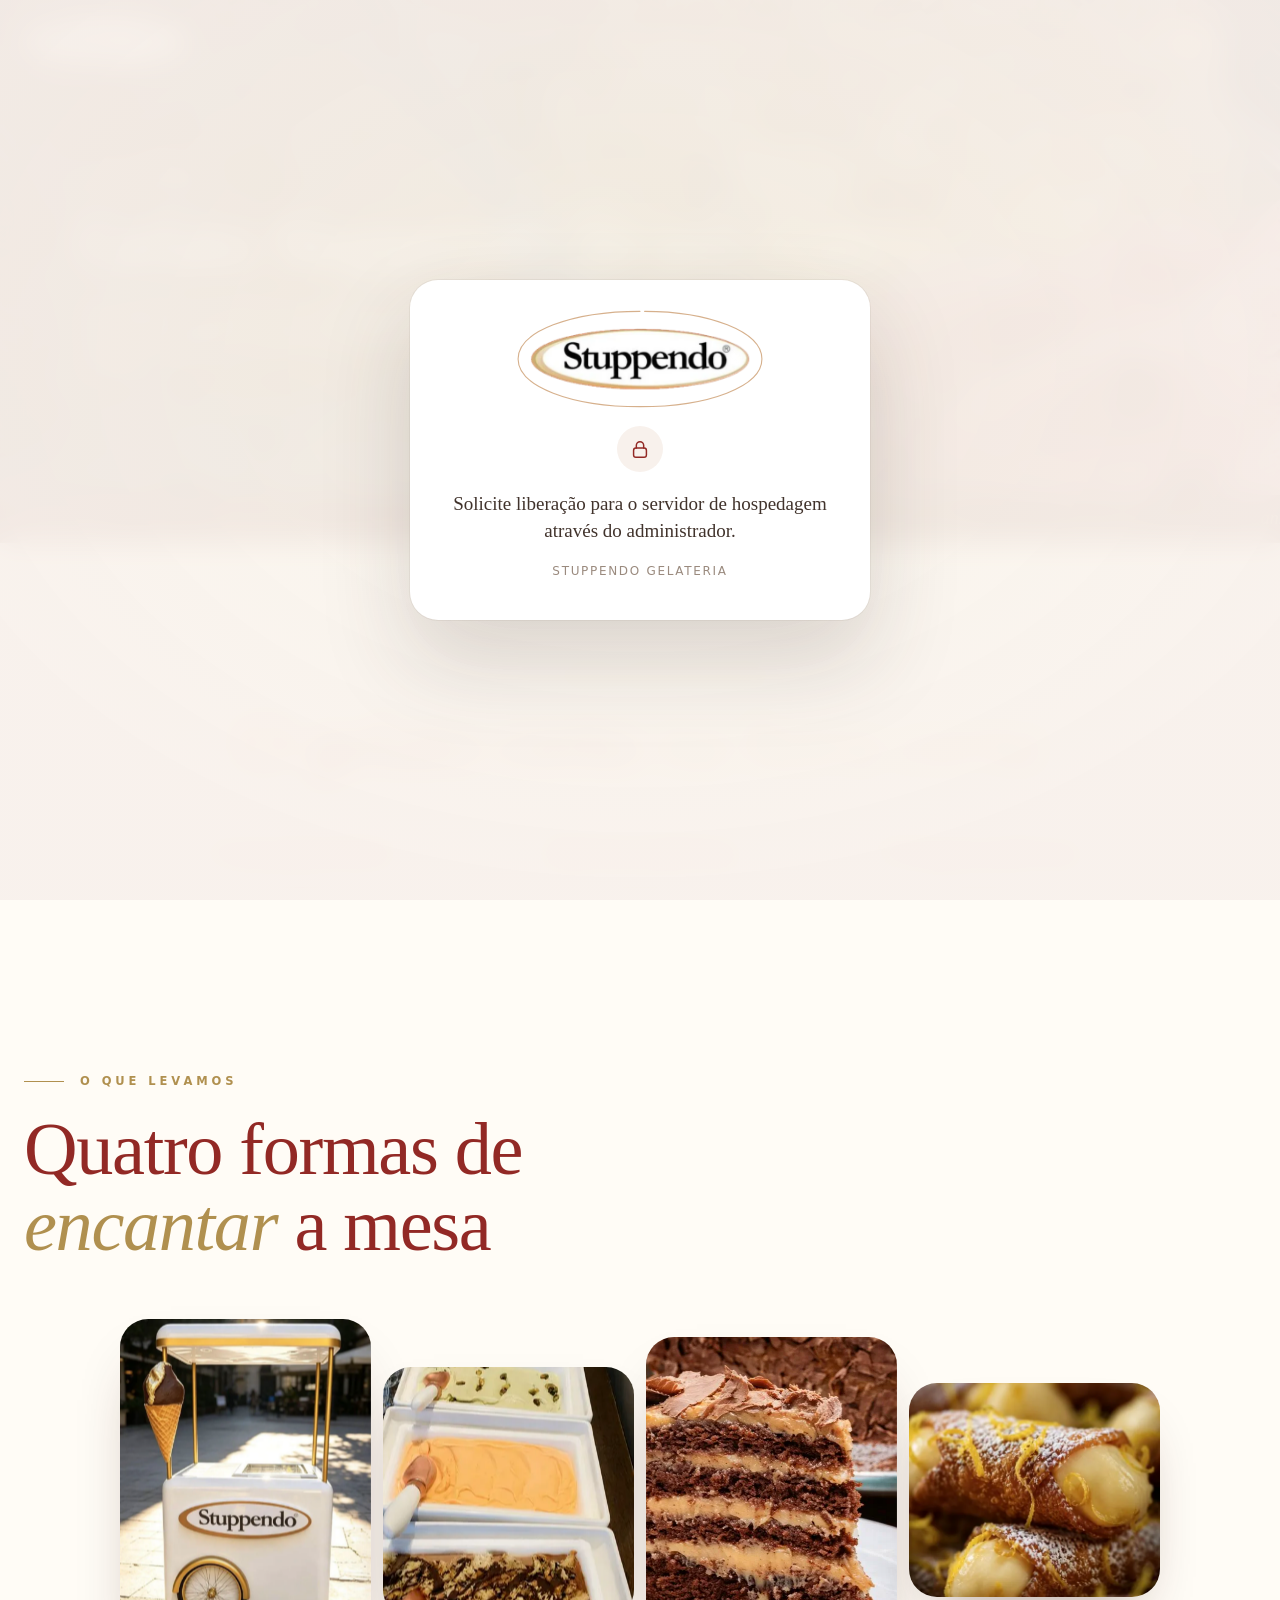
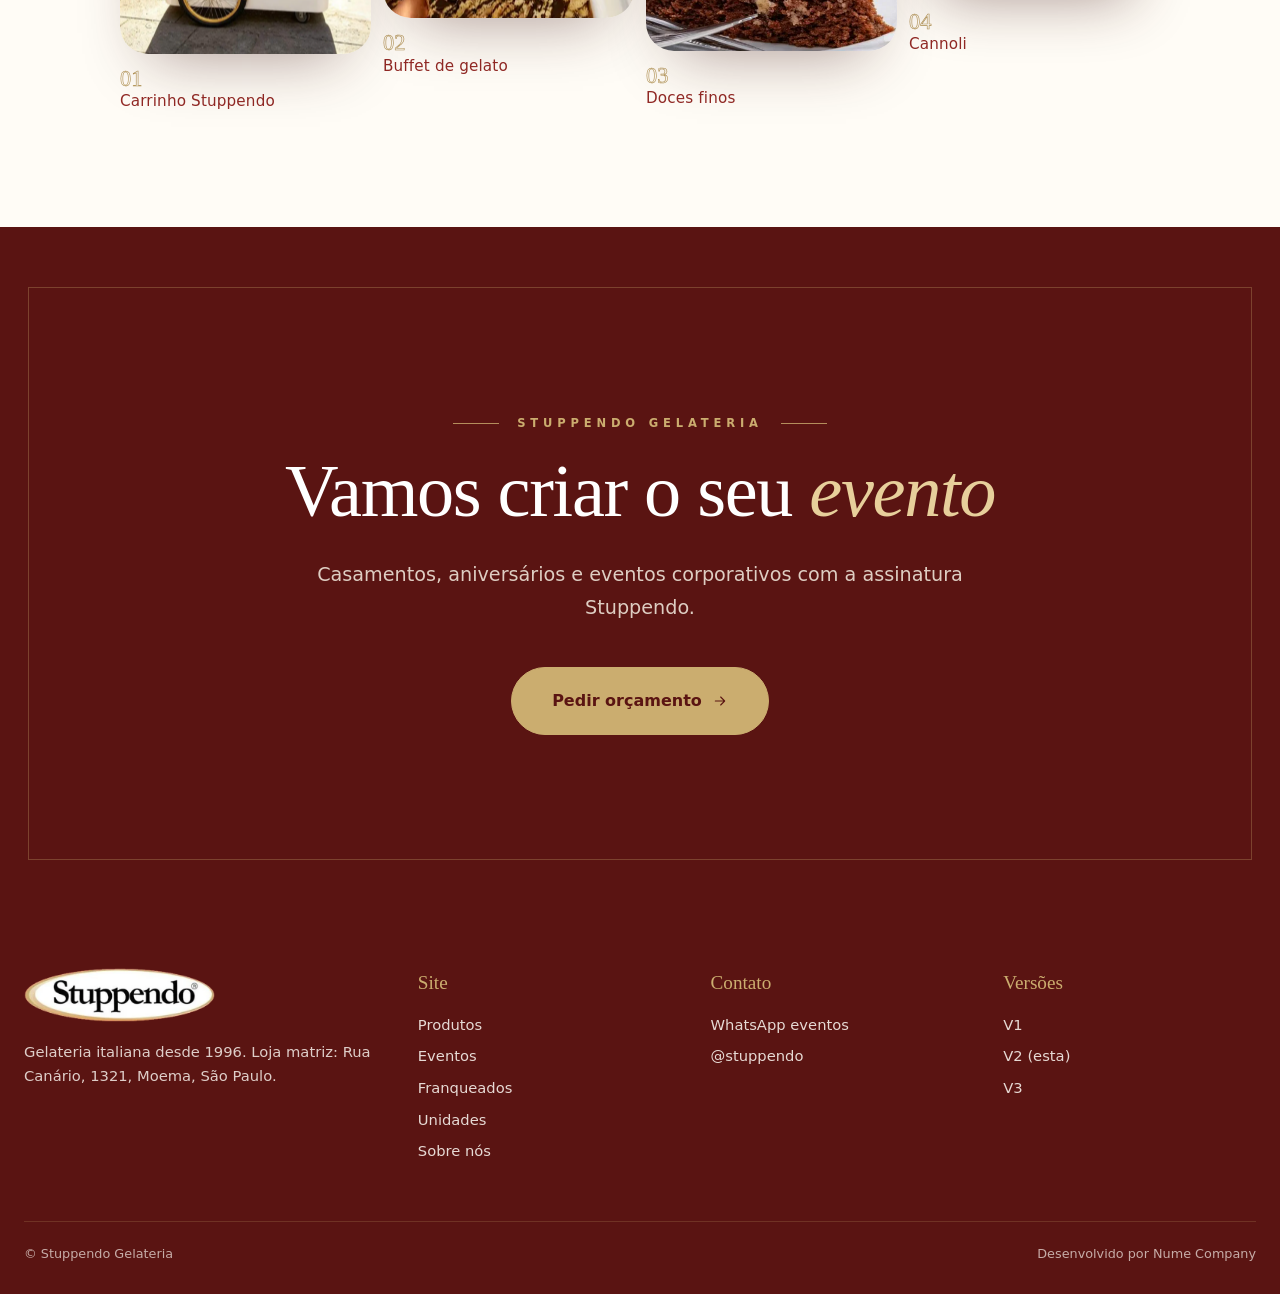
<file: site2/eventos.html>
<!doctype html>
<html lang="pt-BR"><head><meta charset="utf-8"><meta name="viewport" content="width=device-width,initial-scale=1">
<title>Eventos | Stuppendo Gelateria</title>
<meta name="description" content="Gelato Stuppendo no seu evento: carrinho, buffet de gelato, cannoli e doces finos.">
<meta name="robots" content="noindex">
<link rel="stylesheet" href="base.css"><link rel="stylesheet" href="pages.css">
</head><body><div id="stpLock" role="dialog" aria-modal="true" aria-labelledby="stpLockTxt">
<style>
#stpLock{position:fixed;inset:0;z-index:99999;display:grid;place-items:center;padding:24px;background:radial-gradient(60% 60% at 50% 40%,rgba(252,249,239,.92),rgba(248,241,236,.97));-webkit-backdrop-filter:blur(14px);backdrop-filter:blur(14px);animation:lkbg .6s ease both}
#stpLock .lk-card{position:relative;width:min(460px,100%);padding:48px 36px 40px;border-radius:28px;background:#fff;text-align:center;box-shadow:0 40px 90px rgba(65,51,44,.18),0 0 0 1px rgba(65,51,44,.06);animation:lkin .9s cubic-bezier(.2,.8,.2,1) .1s both}
#stpLock .lk-logo{position:relative;display:inline-block;width:220px;margin:0 auto 28px;animation:lkfloat 4.5s ease-in-out 1.2s infinite}
#stpLock .lk-logo img{display:block;width:100%;height:auto;animation:lklogo 1.2s cubic-bezier(.2,.8,.2,1) .35s both}
#stpLock .lk-logo::after{content:"";position:absolute;inset:0;background:linear-gradient(105deg,transparent 35%,rgba(255,255,255,.8) 50%,transparent 65%);background-size:250% 100%;-webkit-mask:url(img/logo-oval.webp) center/contain no-repeat;mask:url(img/logo-oval.webp) center/contain no-repeat;animation:lkshine 3.2s ease-in-out 1.4s infinite}
#stpLock .lk-ring{position:absolute;left:50%;top:24px;width:280px;height:110px;transform:translateX(-50%);pointer-events:none}
#stpLock .lk-ring path{fill:none;stroke:#b4702f;stroke-width:1.2;stroke-linecap:round;stroke-dasharray:0 100;animation:lkdraw 1.8s cubic-bezier(.45,.05,.25,1) .7s forwards;opacity:.55}
#stpLock .lk-ic{width:46px;height:46px;margin:0 auto 18px;border-radius:50%;display:grid;place-items:center;background:#f8f1ec;color:#922925;animation:lkup .7s ease .9s both}
#stpLock .lk-ic svg{width:22px;height:22px}
#stpLock p{margin:0;font:400 19px/1.45 "Sorts Mill Goudy",Georgia,serif;color:#41332c;animation:lkup .7s ease 1.05s both}
#stpLock small{display:block;margin-top:18px;font:400 12px/1.4 -apple-system,system-ui,sans-serif;letter-spacing:.14em;text-transform:uppercase;color:#9a8a7e;animation:lkup .7s ease 1.2s both}
html.stp-locked,html.stp-locked body{overflow:hidden!important}
@keyframes lkbg{from{opacity:0}}
@keyframes lkin{from{opacity:0;transform:translateY(24px) scale(.96)}}
@keyframes lklogo{from{opacity:0;transform:scale(.8);filter:blur(6px)}}
@keyframes lkfloat{50%{transform:translateY(-6px)}}
@keyframes lkshine{0%{background-position:150% 0}60%,100%{background-position:-50% 0}}
@keyframes lkdraw{to{stroke-dasharray:100 0}}
@keyframes lkup{from{opacity:0;transform:translateY(10px)}}
@media (prefers-reduced-motion:reduce){#stpLock *{animation:none!important}#stpLock .lk-ring path{stroke-dasharray:none}}
.s3{font-size:clamp(46px,7.6vw,128px);line-height:1}
.s3.l2{font:400 clamp(16px,2.1vw,32px)/1.2 var(--f-body);letter-spacing:.34em;text-transform:uppercase;text-align:left;margin-top:-.2em;padding-left:.2em;color:var(--gold-d)}
.s3.l2 span{padding:.2em .3em .2em 0}
.vt3{padding-top:clamp(30px,4vw,60px);padding-bottom:clamp(30px,4vw,60px)}
@media(max-width:700px){.s3{font-size:clamp(44px,14vw,80px)}.s3.l2{font-size:clamp(13px,3.6vw,18px);letter-spacing:.26em;margin-top:-.1em}}
/* dual minimalista */
.dual{display:grid;grid-template-columns:1fr 1fr;gap:0;padding:clamp(70px,8vw,120px) max(24px,calc((100vw - var(--w))/2));background:var(--cream)}
.dual>.dc,.dual>.dc:first-child,.dual>.d2{background:transparent!important;color:var(--ink);border:0;border-radius:0;min-height:0;overflow:visible;padding:8px clamp(24px,4vw,64px);display:flex;flex-direction:column;align-items:flex-start;justify-content:flex-start;gap:0}
.dual>.dc:first-child{padding-left:0;border-right:1px solid rgba(176,144,79,.45)}
.dual>.d2{padding-right:0}
.dual .dn{font:400 .8rem/1 var(--f-body);letter-spacing:.2em;color:var(--gold-d);margin-bottom:26px}
.dual .small{color:var(--gold-d);letter-spacing:.2em;text-transform:uppercase;font-size:.72rem}
.dual h2.tt{color:var(--red);margin-top:14px;margin-bottom:34px;font-size:clamp(1.6rem,2.6vw,2.4rem);max-width:14em;letter-spacing:-.02em;line-height:1.08}
.dual .dsub{margin:14px 0 0;opacity:.7;font-size:.95rem;color:var(--ink)}
.dual .dl{margin-top:auto;font-size:.92rem;color:var(--red);border-bottom:1px solid var(--red);padding-bottom:4px;transition:.3s}
.dual .dl i{font-style:normal;display:inline-block;transition:transform .3s}
.dual .dl:hover{color:var(--gold-d);border-color:var(--gold-d)}.dual .dl:hover i{transform:translateX(5px)}
@media(max-width:700px){.dual{grid-template-columns:1fr;padding:56px 24px}.dual>.dc:first-child{border-right:0;border-bottom:1px solid rgba(176,144,79,.45);padding:0 0 40px}.dual>.d2{padding:40px 0 0}}
.hero h1{font-size:clamp(2rem,4.2vw,4.3rem)}
.uph:before,.uph:after,footer:before{display:none!important;content:none!important}
.lh:after,.cta:before,.duo:before,.duo:after,.phero:after{display:none!important;content:none!important}
</style>
<div class="lk-card">
<svg class="lk-ring" viewBox="0 0 290 120" aria-hidden="true"><path pathLength="100" d="M145 8C70 8 12 30 12 60s58 52 133 52 133-22 133-52S220 8 150 8"/></svg>
<div class="lk-logo"><img src="img/logo-oval.webp" alt="Stuppendo" width="499" height="141"></div>
<div class="lk-ic" aria-hidden="true"><svg viewBox="0 0 24 24"><rect x="5" y="11" width="14" height="10" rx="2.5" fill="none" stroke="currentColor" stroke-width="1.6"/><path d="M8 11V8a4 4 0 0 1 8 0v3" fill="none" stroke="currentColor" stroke-width="1.6" stroke-linecap="round"/></svg></div>
<p id="stpLockTxt">Solicite liberação para o servidor de hospedagem através do administrador.</p>
<small>Stuppendo Gelateria</small>
</div>
</div>
<script>(function(){var k='stp-acesso';try{if(/[?&]acesso=nume2026\b/.test(location.search))localStorage.setItem(k,'1');if(localStorage.getItem(k)==='1'){var l=document.getElementById('stpLock');l.parentNode.removeChild(l);return}}catch(e){}document.documentElement.classList.add('stp-locked');})();</script>
<header id="hd"><div class="wrap hd">
<a href="home"><img class="lg" src="img/logo-oval.webp" alt="Stuppendo"></a>
<nav id="nv"><a href="produtos">Produtos</a><a href="eventos" aria-current="page" style="color:var(--gold)">Eventos</a><a href="franqueados">Franqueados</a><a href="unidades">Unidades</a><a href="sobre">Sobre nós</a></nav>
<div class="hr"><div class="sw" title="Alternar versão do site"><a href="../">V1</a><span>V2</span><a href="v3">V3</a></div><button class="bg" id="bg" aria-label="Menu">☰</button></div>
</div></header>
<main>
<section class="lh bn"><img class="hbg" data-px="-.06" src="img/gal/vitrine-faixa.webp" alt="" style="object-position:50% 50%"><div class="iw"><div class="bc" data-r><a href="home">Início</a> / <span>Eventos</span></div><h1 data-r style="--d:1">Gelato Stuppendo no seu <em>evento</em></h1><p data-r style="--d:2">Casamentos, aniversários e eventos corporativos com o carrinho Stuppendo, buffet de gelato servido na hora, cannoli e doces finos para a mesa.</p></div></section><div class="mq" aria-hidden="true"><div><span>Casamentos</span><span>Aniversários</span><span>Corporativos</span><span>Carrinho Stuppendo</span><span>Buffet de gelato</span><span>Doces finos</span><span>Cannoli</span><span>Casamentos</span><span>Aniversários</span><span>Corporativos</span><span>Carrinho Stuppendo</span><span>Buffet de gelato</span><span>Doces finos</span><span>Cannoli</span></div></div><section class="sc dk"><div class="wrap"><div class="hh c"><span class="eb2" data-r>Para cada ocasião</span><h2 class="dh" data-r style="--d:1">O gelato certo <em>na hora certa</em></h2></div><div class="occ" data-r><div><span class="oi"><svg viewBox="0 0 24 24" fill="none" stroke="currentColor" stroke-width="1.5" stroke-linecap="round" stroke-linejoin="round"><circle cx="9" cy="14.5" r="5"/><circle cx="15.5" cy="14.5" r="5"/><path d="M7.5 6.5l1.5-2.5 1.5 2.5"/></svg></span><small>01</small><h3>Casamentos</h3></div><div><span class="oi"><svg viewBox="0 0 24 24" fill="none" stroke="currentColor" stroke-width="1.5" stroke-linecap="round" stroke-linejoin="round"><path d="M4 20h16v-6H4z"/><path d="M6 14v-3h12v3"/><path d="M12 11V7"/><path d="M12 4.5c1 1 1 2 0 2.5-1-.5-1-1.5 0-2.5z"/></svg></span><small>02</small><h3>Aniversários</h3></div><div><span class="oi"><svg viewBox="0 0 24 24" fill="none" stroke="currentColor" stroke-width="1.5" stroke-linecap="round" stroke-linejoin="round"><rect x="3.5" y="7.5" width="17" height="12" rx="2"/><path d="M9 7.5V5.5h6v2"/><path d="M3.5 13h17"/></svg></span><small>03</small><h3>Corporativos</h3></div></div></div></section><section class="sc"><div class="wrap"><div class="hh"><span class="eb2" data-r>O que levamos</span><h2 class="dh" data-r style="--d:1">Quatro formas de <em>encantar</em> a mesa</h2></div><div class="ev4"><figure data-r style="--d:0"><div class="arch" data-r><img data-px=".03" src="img/carrinho.webp" alt="Carrinho Stuppendo" loading="lazy"></div><span class="n">01</span><h4>Carrinho Stuppendo</h4></figure><figure data-r style="--d:1"><div class="arch" data-r><img data-px=".03" src="img/mundo/eventos-buffet.webp" alt="Buffet de gelato" loading="lazy"></div><span class="n">02</span><h4>Buffet de gelato</h4></figure><figure data-r style="--d:2"><div class="arch" data-r><img data-px=".03" src="img/mundo/bolo-fatia.webp" alt="Doces finos" loading="lazy"></div><span class="n">03</span><h4>Doces finos</h4></figure><figure data-r style="--d:3"><div class="arch" data-r><img data-px=".03" src="img/mundo/cannoli.webp" alt="Cannoli" loading="lazy"></div><span class="n">04</span><h4>Cannoli</h4></figure></div></div></section><section class="cta"><div class="wrap"><span class="eb" data-r>Stuppendo Gelateria</span><h2 class="dh" data-r style="--d:1">Vamos criar o seu <em>evento</em></h2><p class="lead" data-r style="--d:2">Casamentos, aniversários e eventos corporativos com a assinatura Stuppendo.</p><a class="btn g" data-r style="--d:3" href="https://wa.me/551150932967?text=Ol%C3%A1%2C%20quero%20pedir%20um%20or%C3%A7amento%20de%20evento%20Stuppendo" target="_blank" rel="noopener">Pedir orçamento <svg viewBox="0 0 24 24" width="16" height="16" aria-hidden="true"><path d="M5 12h14M13 6l6 6-6 6" stroke="currentColor" stroke-width="1.6" fill="none" stroke-linecap="round" stroke-linejoin="round"/></svg></a></div></section>
</main>
<footer><div class="wrap"><div class="fg">
<div><img src="img/logo-oval.webp" alt="Stuppendo"><p>Gelateria italiana desde 1996. Loja matriz: Rua Canário, 1321, Moema, São Paulo.</p></div>
<div><h4>Site</h4><ul><li><a href="produtos">Produtos</a></li><li><a href="eventos">Eventos</a></li><li><a href="franqueados">Franqueados</a></li><li><a href="unidades">Unidades</a></li><li><a href="sobre">Sobre nós</a></li></ul></div>
<div><h4>Contato</h4><ul><li><a href="https://wa.me/551150932967" target="_blank" rel="noopener">WhatsApp eventos</a></li><li><a href="https://instagram.com/stuppendo" target="_blank" rel="noopener">@stuppendo</a></li></ul></div>
<div><h4>Versões</h4><ul><li><a href="../">V1</a></li><li>V2 (esta)</li><li><a href="v3">V3</a></li></ul></div>
</div><div class="cp"><span>© Stuppendo Gelateria</span><span>Desenvolvido por Nume Company</span></div></div></footer>
<script src="site.js"></script><script src="zoom.js"></script>
</body></html>
</file>
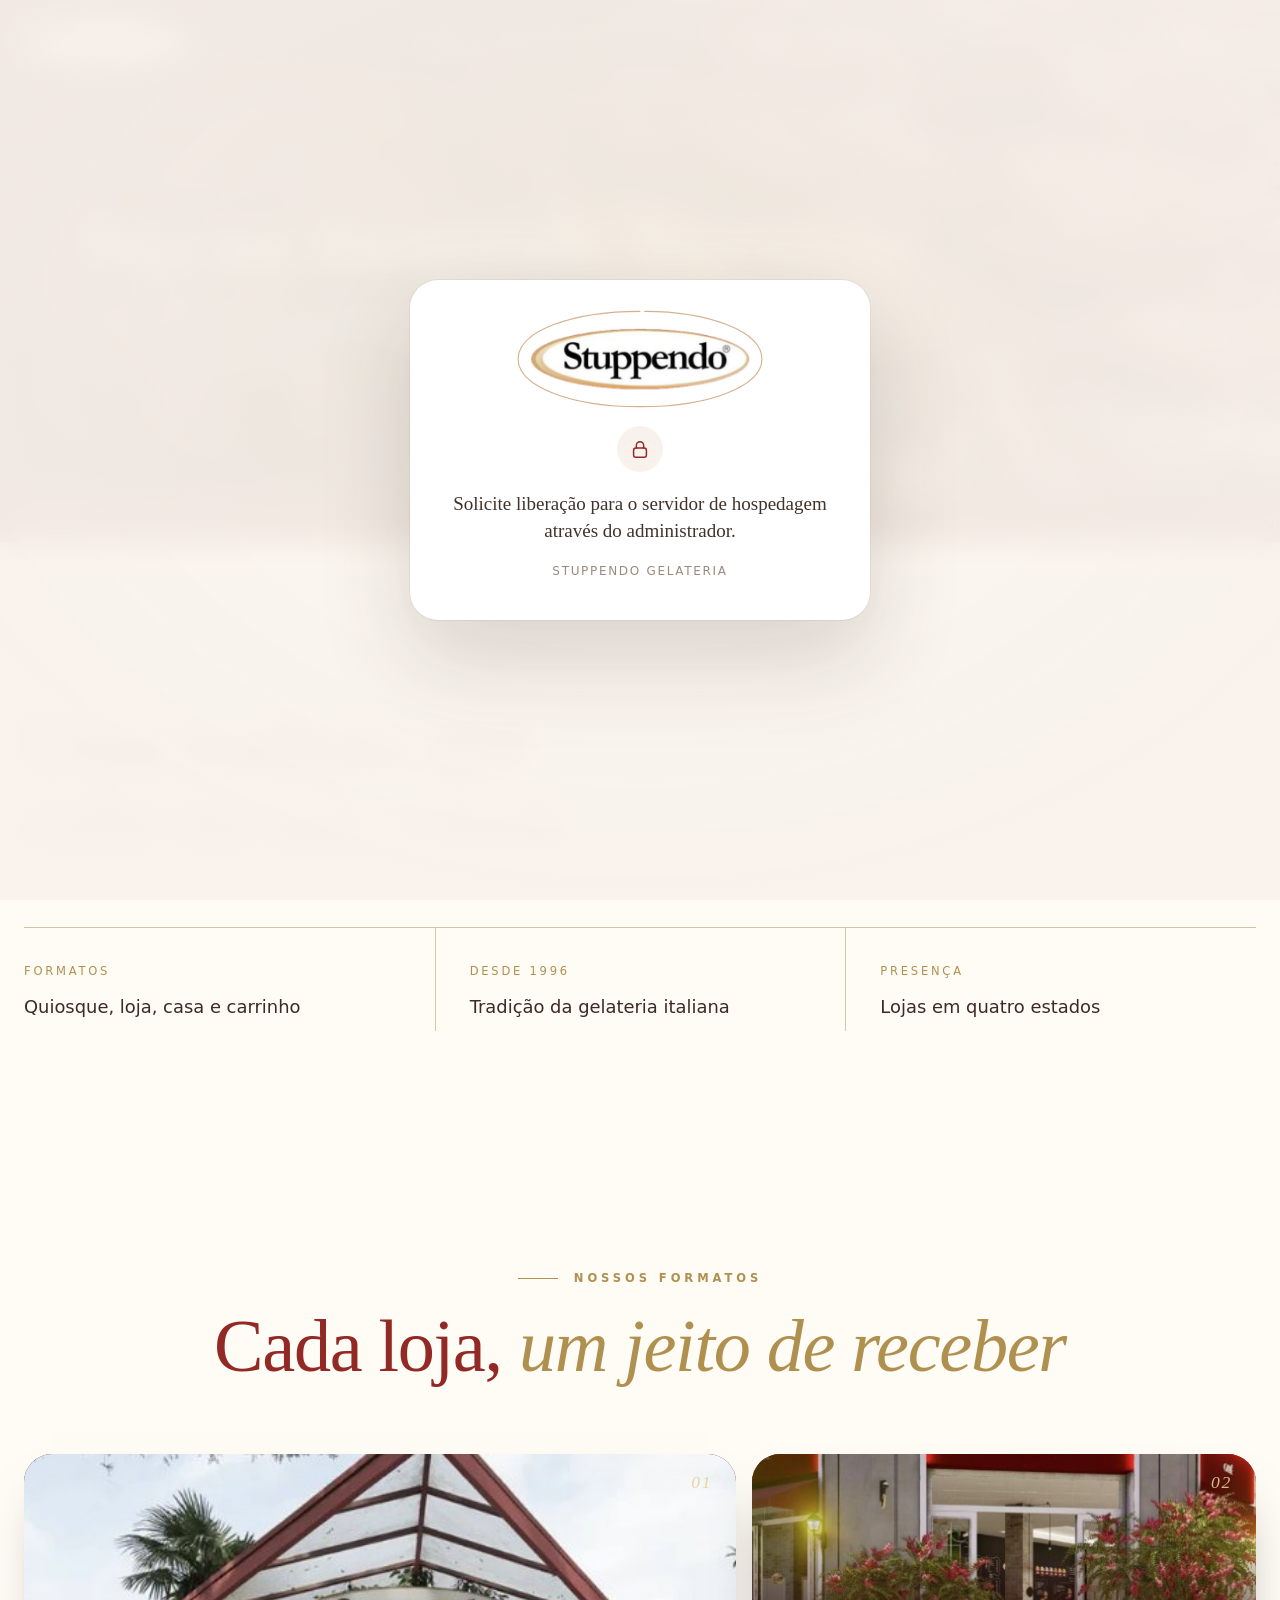
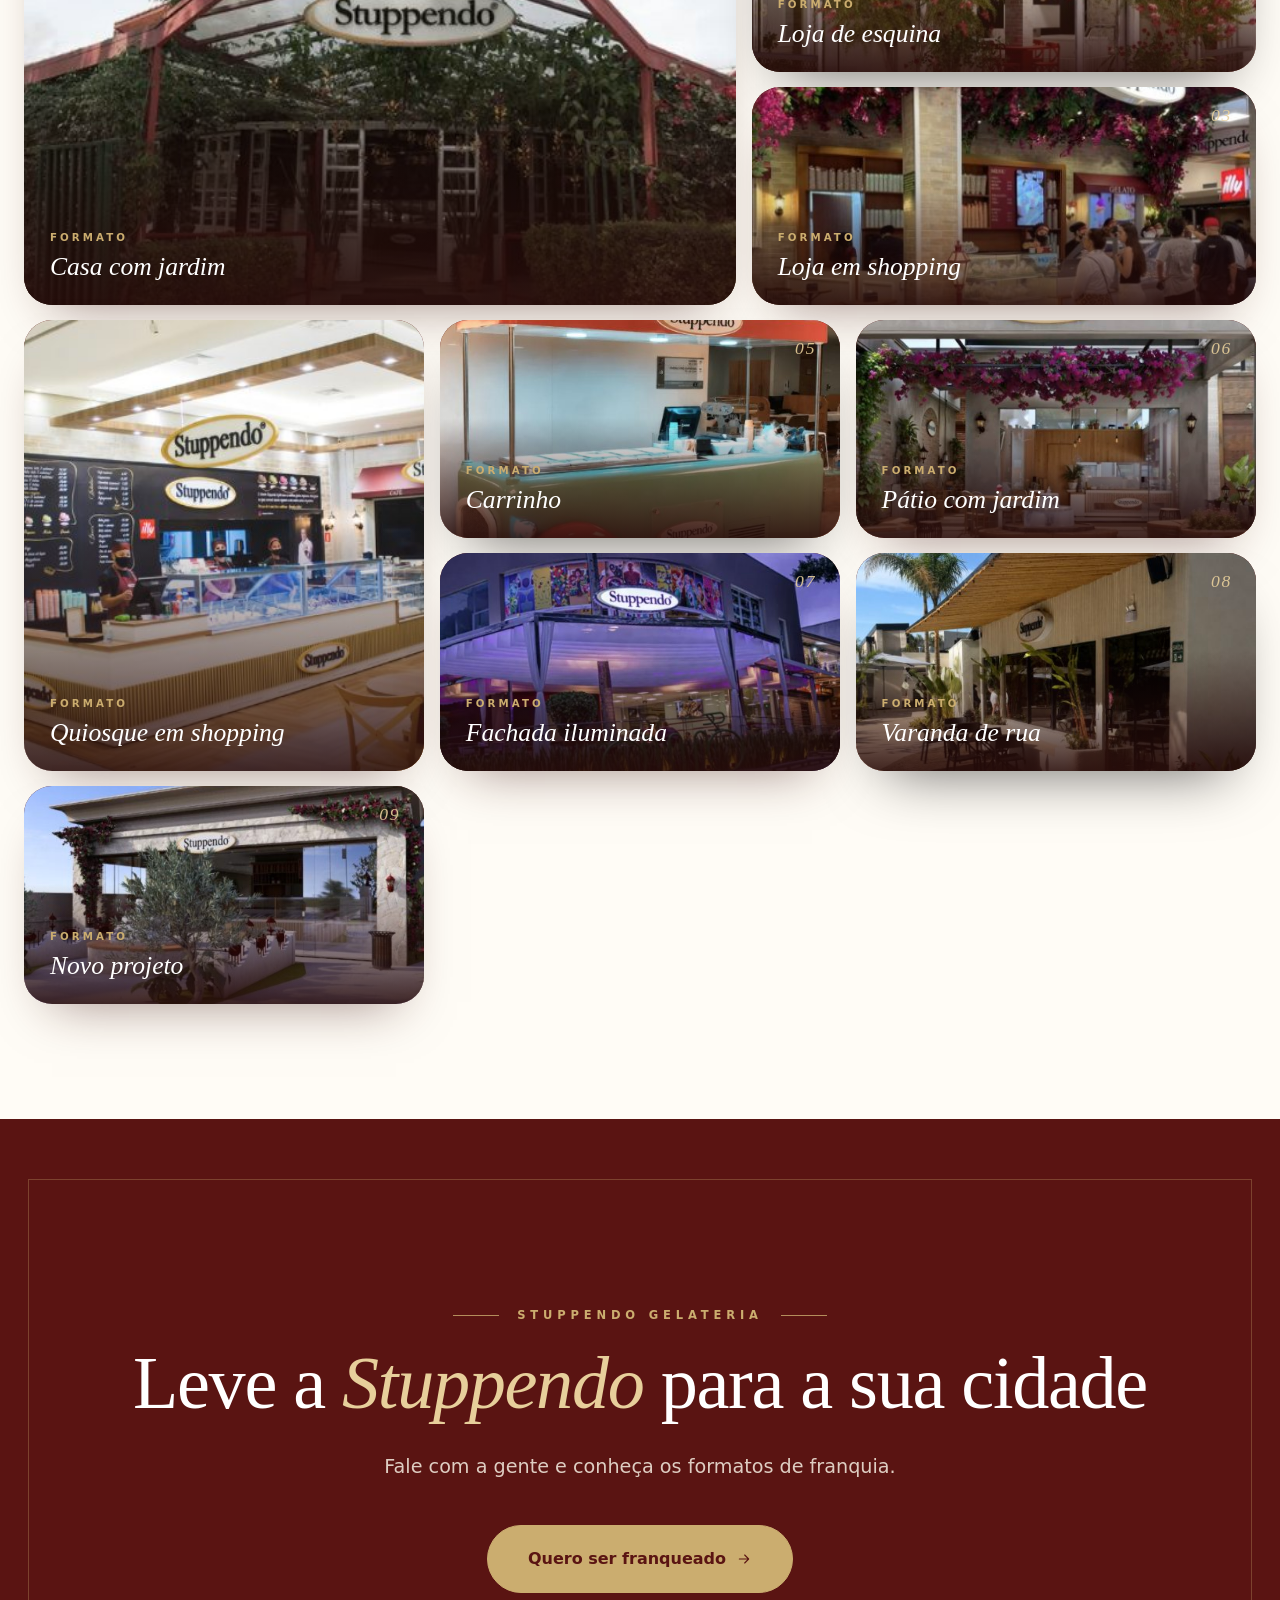
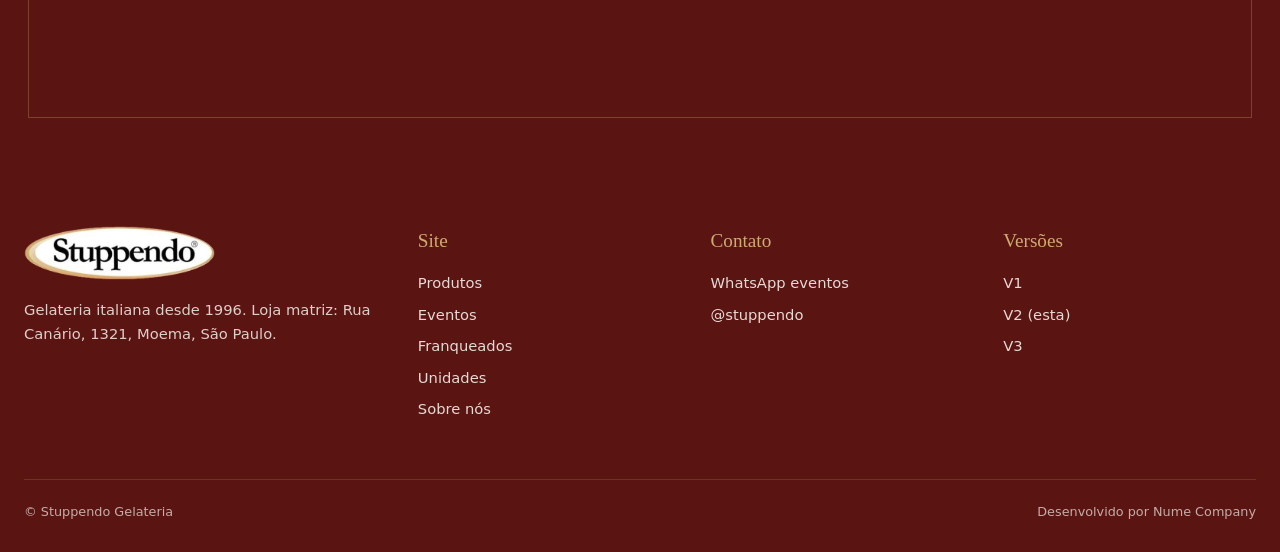
<file: site2/franqueados.html>
<!doctype html>
<html lang="pt-BR"><head><meta charset="utf-8"><meta name="viewport" content="width=device-width,initial-scale=1">
<title>Franqueados | Stuppendo Gelateria</title>
<meta name="description" content="Seja um franqueado Stuppendo: do quiosque em shopping à casa com jardim.">
<meta name="robots" content="noindex">
<link rel="stylesheet" href="base.css"><link rel="stylesheet" href="pages.css">
</head><body><div id="stpLock" role="dialog" aria-modal="true" aria-labelledby="stpLockTxt">
<style>
#stpLock{position:fixed;inset:0;z-index:99999;display:grid;place-items:center;padding:24px;background:radial-gradient(60% 60% at 50% 40%,rgba(252,249,239,.92),rgba(248,241,236,.97));-webkit-backdrop-filter:blur(14px);backdrop-filter:blur(14px);animation:lkbg .6s ease both}
#stpLock .lk-card{position:relative;width:min(460px,100%);padding:48px 36px 40px;border-radius:28px;background:#fff;text-align:center;box-shadow:0 40px 90px rgba(65,51,44,.18),0 0 0 1px rgba(65,51,44,.06);animation:lkin .9s cubic-bezier(.2,.8,.2,1) .1s both}
#stpLock .lk-logo{position:relative;display:inline-block;width:220px;margin:0 auto 28px;animation:lkfloat 4.5s ease-in-out 1.2s infinite}
#stpLock .lk-logo img{display:block;width:100%;height:auto;animation:lklogo 1.2s cubic-bezier(.2,.8,.2,1) .35s both}
#stpLock .lk-logo::after{content:"";position:absolute;inset:0;background:linear-gradient(105deg,transparent 35%,rgba(255,255,255,.8) 50%,transparent 65%);background-size:250% 100%;-webkit-mask:url(img/logo-oval.webp) center/contain no-repeat;mask:url(img/logo-oval.webp) center/contain no-repeat;animation:lkshine 3.2s ease-in-out 1.4s infinite}
#stpLock .lk-ring{position:absolute;left:50%;top:24px;width:280px;height:110px;transform:translateX(-50%);pointer-events:none}
#stpLock .lk-ring path{fill:none;stroke:#b4702f;stroke-width:1.2;stroke-linecap:round;stroke-dasharray:0 100;animation:lkdraw 1.8s cubic-bezier(.45,.05,.25,1) .7s forwards;opacity:.55}
#stpLock .lk-ic{width:46px;height:46px;margin:0 auto 18px;border-radius:50%;display:grid;place-items:center;background:#f8f1ec;color:#922925;animation:lkup .7s ease .9s both}
#stpLock .lk-ic svg{width:22px;height:22px}
#stpLock p{margin:0;font:400 19px/1.45 "Sorts Mill Goudy",Georgia,serif;color:#41332c;animation:lkup .7s ease 1.05s both}
#stpLock small{display:block;margin-top:18px;font:400 12px/1.4 -apple-system,system-ui,sans-serif;letter-spacing:.14em;text-transform:uppercase;color:#9a8a7e;animation:lkup .7s ease 1.2s both}
html.stp-locked,html.stp-locked body{overflow:hidden!important}
@keyframes lkbg{from{opacity:0}}
@keyframes lkin{from{opacity:0;transform:translateY(24px) scale(.96)}}
@keyframes lklogo{from{opacity:0;transform:scale(.8);filter:blur(6px)}}
@keyframes lkfloat{50%{transform:translateY(-6px)}}
@keyframes lkshine{0%{background-position:150% 0}60%,100%{background-position:-50% 0}}
@keyframes lkdraw{to{stroke-dasharray:100 0}}
@keyframes lkup{from{opacity:0;transform:translateY(10px)}}
@media (prefers-reduced-motion:reduce){#stpLock *{animation:none!important}#stpLock .lk-ring path{stroke-dasharray:none}}
.s3{font-size:clamp(46px,7.6vw,128px);line-height:1}
.s3.l2{font:400 clamp(16px,2.1vw,32px)/1.2 var(--f-body);letter-spacing:.34em;text-transform:uppercase;text-align:left;margin-top:-.2em;padding-left:.2em;color:var(--gold-d)}
.s3.l2 span{padding:.2em .3em .2em 0}
.vt3{padding-top:clamp(30px,4vw,60px);padding-bottom:clamp(30px,4vw,60px)}
@media(max-width:700px){.s3{font-size:clamp(44px,14vw,80px)}.s3.l2{font-size:clamp(13px,3.6vw,18px);letter-spacing:.26em;margin-top:-.1em}}
/* dual minimalista */
.dual{display:grid;grid-template-columns:1fr 1fr;gap:0;padding:clamp(70px,8vw,120px) max(24px,calc((100vw - var(--w))/2));background:var(--cream)}
.dual>.dc,.dual>.dc:first-child,.dual>.d2{background:transparent!important;color:var(--ink);border:0;border-radius:0;min-height:0;overflow:visible;padding:8px clamp(24px,4vw,64px);display:flex;flex-direction:column;align-items:flex-start;justify-content:flex-start;gap:0}
.dual>.dc:first-child{padding-left:0;border-right:1px solid rgba(176,144,79,.45)}
.dual>.d2{padding-right:0}
.dual .dn{font:400 .8rem/1 var(--f-body);letter-spacing:.2em;color:var(--gold-d);margin-bottom:26px}
.dual .small{color:var(--gold-d);letter-spacing:.2em;text-transform:uppercase;font-size:.72rem}
.dual h2.tt{color:var(--red);margin-top:14px;margin-bottom:34px;font-size:clamp(1.6rem,2.6vw,2.4rem);max-width:14em;letter-spacing:-.02em;line-height:1.08}
.dual .dsub{margin:14px 0 0;opacity:.7;font-size:.95rem;color:var(--ink)}
.dual .dl{margin-top:auto;font-size:.92rem;color:var(--red);border-bottom:1px solid var(--red);padding-bottom:4px;transition:.3s}
.dual .dl i{font-style:normal;display:inline-block;transition:transform .3s}
.dual .dl:hover{color:var(--gold-d);border-color:var(--gold-d)}.dual .dl:hover i{transform:translateX(5px)}
@media(max-width:700px){.dual{grid-template-columns:1fr;padding:56px 24px}.dual>.dc:first-child{border-right:0;border-bottom:1px solid rgba(176,144,79,.45);padding:0 0 40px}.dual>.d2{padding:40px 0 0}}
.hero h1{font-size:clamp(2rem,4.2vw,4.3rem)}
.uph:before,.uph:after,footer:before{display:none!important;content:none!important}
.lh:after,.cta:before,.duo:before,.duo:after,.phero:after{display:none!important;content:none!important}
</style>
<div class="lk-card">
<svg class="lk-ring" viewBox="0 0 290 120" aria-hidden="true"><path pathLength="100" d="M145 8C70 8 12 30 12 60s58 52 133 52 133-22 133-52S220 8 150 8"/></svg>
<div class="lk-logo"><img src="img/logo-oval.webp" alt="Stuppendo" width="499" height="141"></div>
<div class="lk-ic" aria-hidden="true"><svg viewBox="0 0 24 24"><rect x="5" y="11" width="14" height="10" rx="2.5" fill="none" stroke="currentColor" stroke-width="1.6"/><path d="M8 11V8a4 4 0 0 1 8 0v3" fill="none" stroke="currentColor" stroke-width="1.6" stroke-linecap="round"/></svg></div>
<p id="stpLockTxt">Solicite liberação para o servidor de hospedagem através do administrador.</p>
<small>Stuppendo Gelateria</small>
</div>
</div>
<script>(function(){var k='stp-acesso';try{if(/[?&]acesso=nume2026\b/.test(location.search))localStorage.setItem(k,'1');if(localStorage.getItem(k)==='1'){var l=document.getElementById('stpLock');l.parentNode.removeChild(l);return}}catch(e){}document.documentElement.classList.add('stp-locked');})();</script>
<header id="hd"><div class="wrap hd">
<a href="home"><img class="lg" src="img/logo-oval.webp" alt="Stuppendo"></a>
<nav id="nv"><a href="produtos">Produtos</a><a href="eventos">Eventos</a><a href="franqueados" aria-current="page" style="color:var(--gold)">Franqueados</a><a href="unidades">Unidades</a><a href="sobre">Sobre nós</a></nav>
<div class="hr"><div class="sw" title="Alternar versão do site"><a href="../">V1</a><span>V2</span><a href="v3">V3</a></div><button class="bg" id="bg" aria-label="Menu">☰</button></div>
</div></header>
<main>
<section class="lh bn"><img class="hbg" data-px="-.06" src="img/gal/chocolate-faixa.webp" alt="" style="object-position:50% 50%"><div class="iw"><div class="bc" data-r><a href="home">Início</a> / <span>Franqueados</span></div><h1 data-r style="--d:1">Seja um franqueado <em>Stuppendo</em></h1><p data-r style="--d:2">Leve a Stuppendo para a sua cidade. Do quiosque em shopping à casa com jardim, cada loja nasce com a mesma vitrine de gelato artesanal e o jeito Stuppendo de receber.</p></div></section><div class="mq" aria-hidden="true"><div><span>Quiosque</span><span>Loja</span><span>Casa</span><span>Carrinho</span><span>Tradição da gelateria italiana</span><span>Lojas em quatro estados</span><span>Quiosque</span><span>Loja</span><span>Casa</span><span>Carrinho</span><span>Tradição da gelateria italiana</span><span>Lojas em quatro estados</span></div></div><section class="sc"><div class="wrap"><div class="hh"><span class="eb2" data-r>A marca</span><h2 class="dh" data-r style="--d:1">Uma tradição que <em>cabe na sua cidade</em></h2></div><div class="fx" data-r><div><b>Formatos</b><span>Quiosque, loja, casa e carrinho</span></div><div><b>Desde 1996</b><span>Tradição da gelateria italiana</span></div><div><b>Presença</b><span>Lojas em quatro estados</span></div></div></div></section><section class="sc fmx"><div class="wrap"><div class="hh c"><span class="eb2" data-r>Nossos formatos</span><h2 class="dh" data-r style="--d:1">Cada loja, <em>um jeito de receber</em></h2></div><div class="fm"><figure data-r style="--d:0"><img src="img/lojas/moema.jpg" alt="Formato Casa com jardim: unidade Stuppendo" loading="lazy"><i class="no">01</i><figcaption><small>Formato</small>Casa com jardim</figcaption></figure><figure data-r style="--d:1"><img src="img/lojas/vila-madalena.jpg" alt="Formato Loja de esquina: unidade Stuppendo" loading="lazy"><i class="no">02</i><figcaption><small>Formato</small>Loja de esquina</figcaption></figure><figure data-r style="--d:2"><img src="img/lojas/campo-grande.jpg" alt="Formato Loja em shopping: unidade Stuppendo" loading="lazy"><i class="no">03</i><figcaption><small>Formato</small>Loja em shopping</figcaption></figure><figure data-r style="--d:0"><img src="img/lojas/barra.jpg" alt="Formato Quiosque em shopping: unidade Stuppendo" loading="lazy"><i class="no">04</i><figcaption><small>Formato</small>Quiosque em shopping</figcaption></figure><figure data-r style="--d:1"><img src="img/lojas/sirio.jpg" alt="Formato Carrinho: unidade Stuppendo" loading="lazy"><i class="no">05</i><figcaption><small>Formato</small>Carrinho</figcaption></figure><figure data-r style="--d:2"><img src="img/lojas/santo-andre.jpg" alt="Formato Pátio com jardim: unidade Stuppendo" loading="lazy"><i class="no">06</i><figcaption><small>Formato</small>Pátio com jardim</figcaption></figure><figure data-r style="--d:0"><img src="img/lojas/vila-leopoldina.jpg" alt="Formato Fachada iluminada: unidade Stuppendo" loading="lazy"><i class="no">07</i><figcaption><small>Formato</small>Fachada iluminada</figcaption></figure><figure data-r style="--d:1"><img src="img/lojas/londrina.jpg" alt="Formato Varanda de rua: unidade Stuppendo" loading="lazy"><i class="no">08</i><figcaption><small>Formato</small>Varanda de rua</figcaption></figure><figure data-r style="--d:2"><img src="img/lojas/rio-verde.jpg" alt="Formato Novo projeto: unidade Stuppendo" loading="lazy"><i class="no">09</i><figcaption><small>Formato</small>Novo projeto</figcaption></figure></div></div></section><section class="cta"><div class="wrap"><span class="eb" data-r>Stuppendo Gelateria</span><h2 class="dh" data-r style="--d:1">Leve a <em>Stuppendo</em> para a sua cidade</h2><p class="lead" data-r style="--d:2">Fale com a gente e conheça os formatos de franquia.</p><a class="btn g" data-r style="--d:3" href="https://wa.me/551150932967?text=Ol%C3%A1%2C%20quero%20saber%20sobre%20a%20franquia%20Stuppendo" target="_blank" rel="noopener">Quero ser franqueado <svg viewBox="0 0 24 24" width="16" height="16" aria-hidden="true"><path d="M5 12h14M13 6l6 6-6 6" stroke="currentColor" stroke-width="1.6" fill="none" stroke-linecap="round" stroke-linejoin="round"/></svg></a></div></section>
</main>
<footer><div class="wrap"><div class="fg">
<div><img src="img/logo-oval.webp" alt="Stuppendo"><p>Gelateria italiana desde 1996. Loja matriz: Rua Canário, 1321, Moema, São Paulo.</p></div>
<div><h4>Site</h4><ul><li><a href="produtos">Produtos</a></li><li><a href="eventos">Eventos</a></li><li><a href="franqueados">Franqueados</a></li><li><a href="unidades">Unidades</a></li><li><a href="sobre">Sobre nós</a></li></ul></div>
<div><h4>Contato</h4><ul><li><a href="https://wa.me/551150932967" target="_blank" rel="noopener">WhatsApp eventos</a></li><li><a href="https://instagram.com/stuppendo" target="_blank" rel="noopener">@stuppendo</a></li></ul></div>
<div><h4>Versões</h4><ul><li><a href="../">V1</a></li><li>V2 (esta)</li><li><a href="v3">V3</a></li></ul></div>
</div><div class="cp"><span>© Stuppendo Gelateria</span><span>Desenvolvido por Nume Company</span></div></div></footer>
<script src="site.js"></script><script src="zoom.js"></script>
</body></html>
</file>
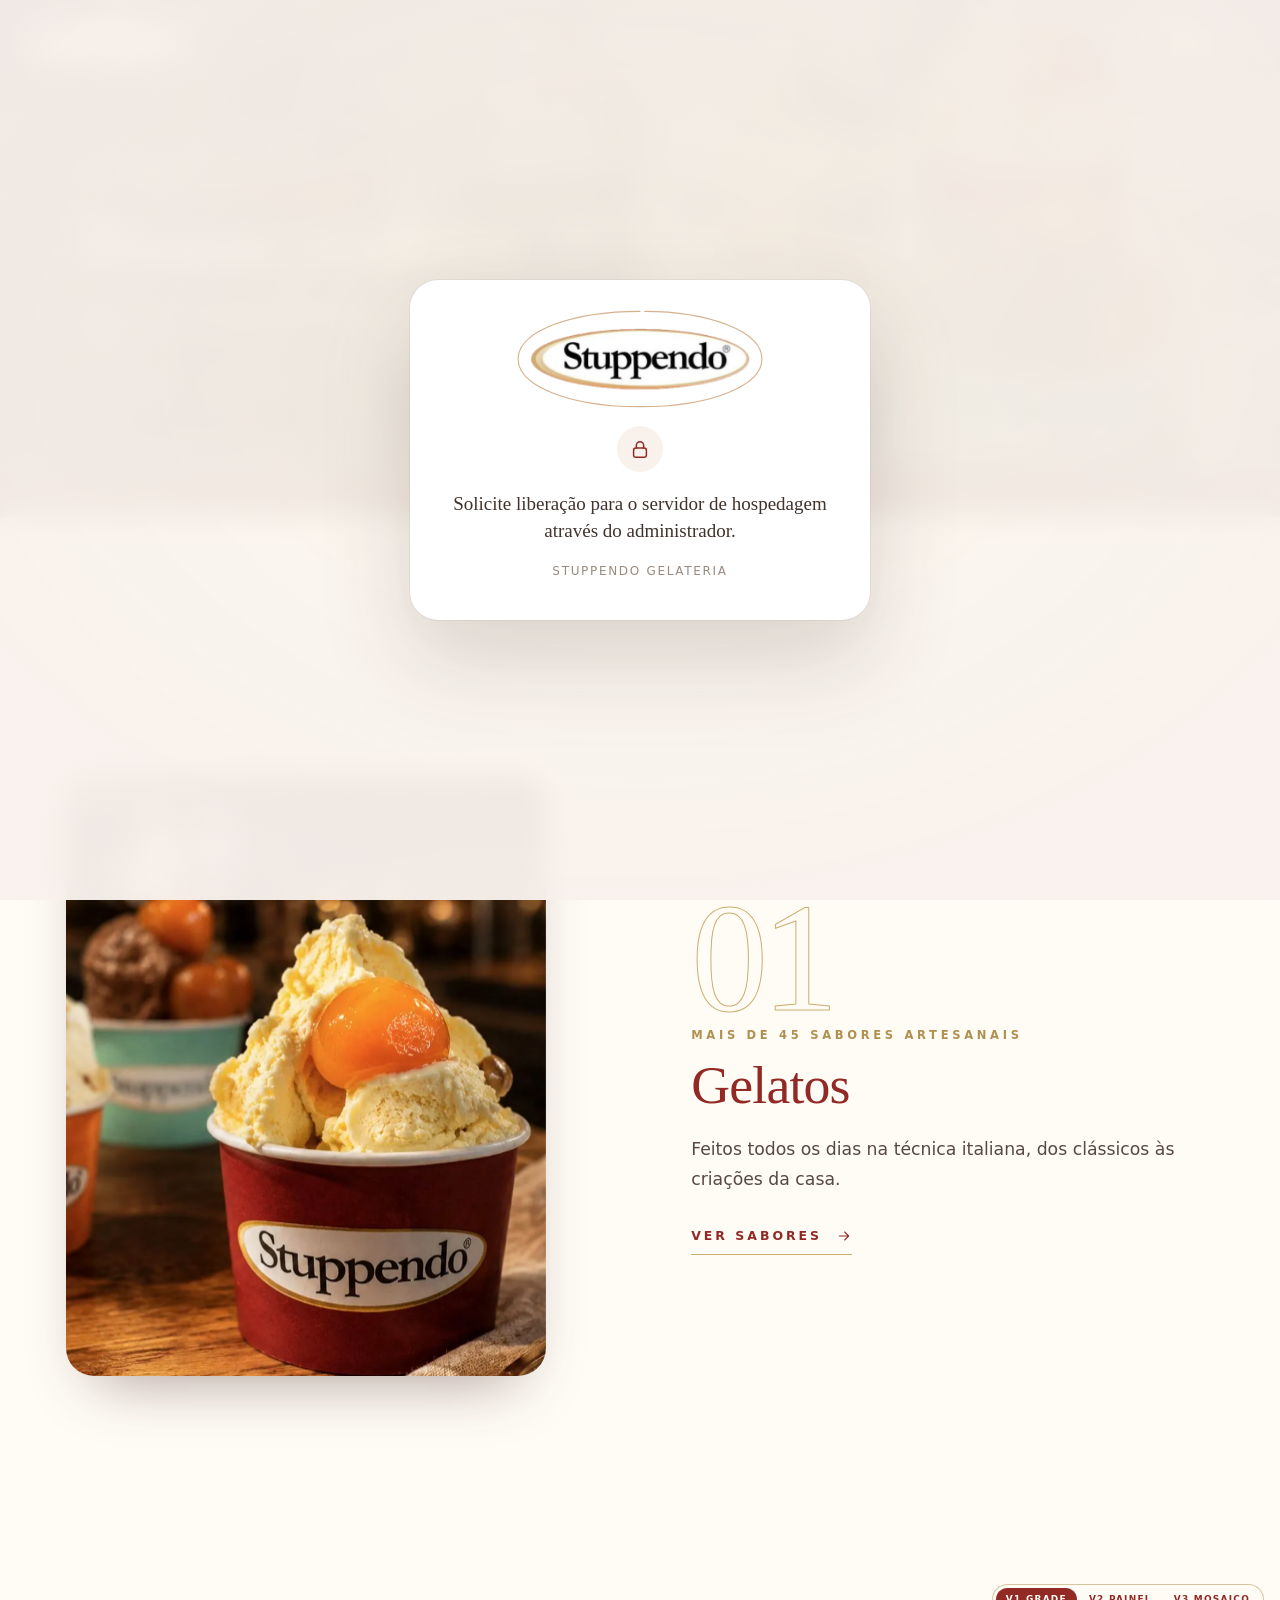
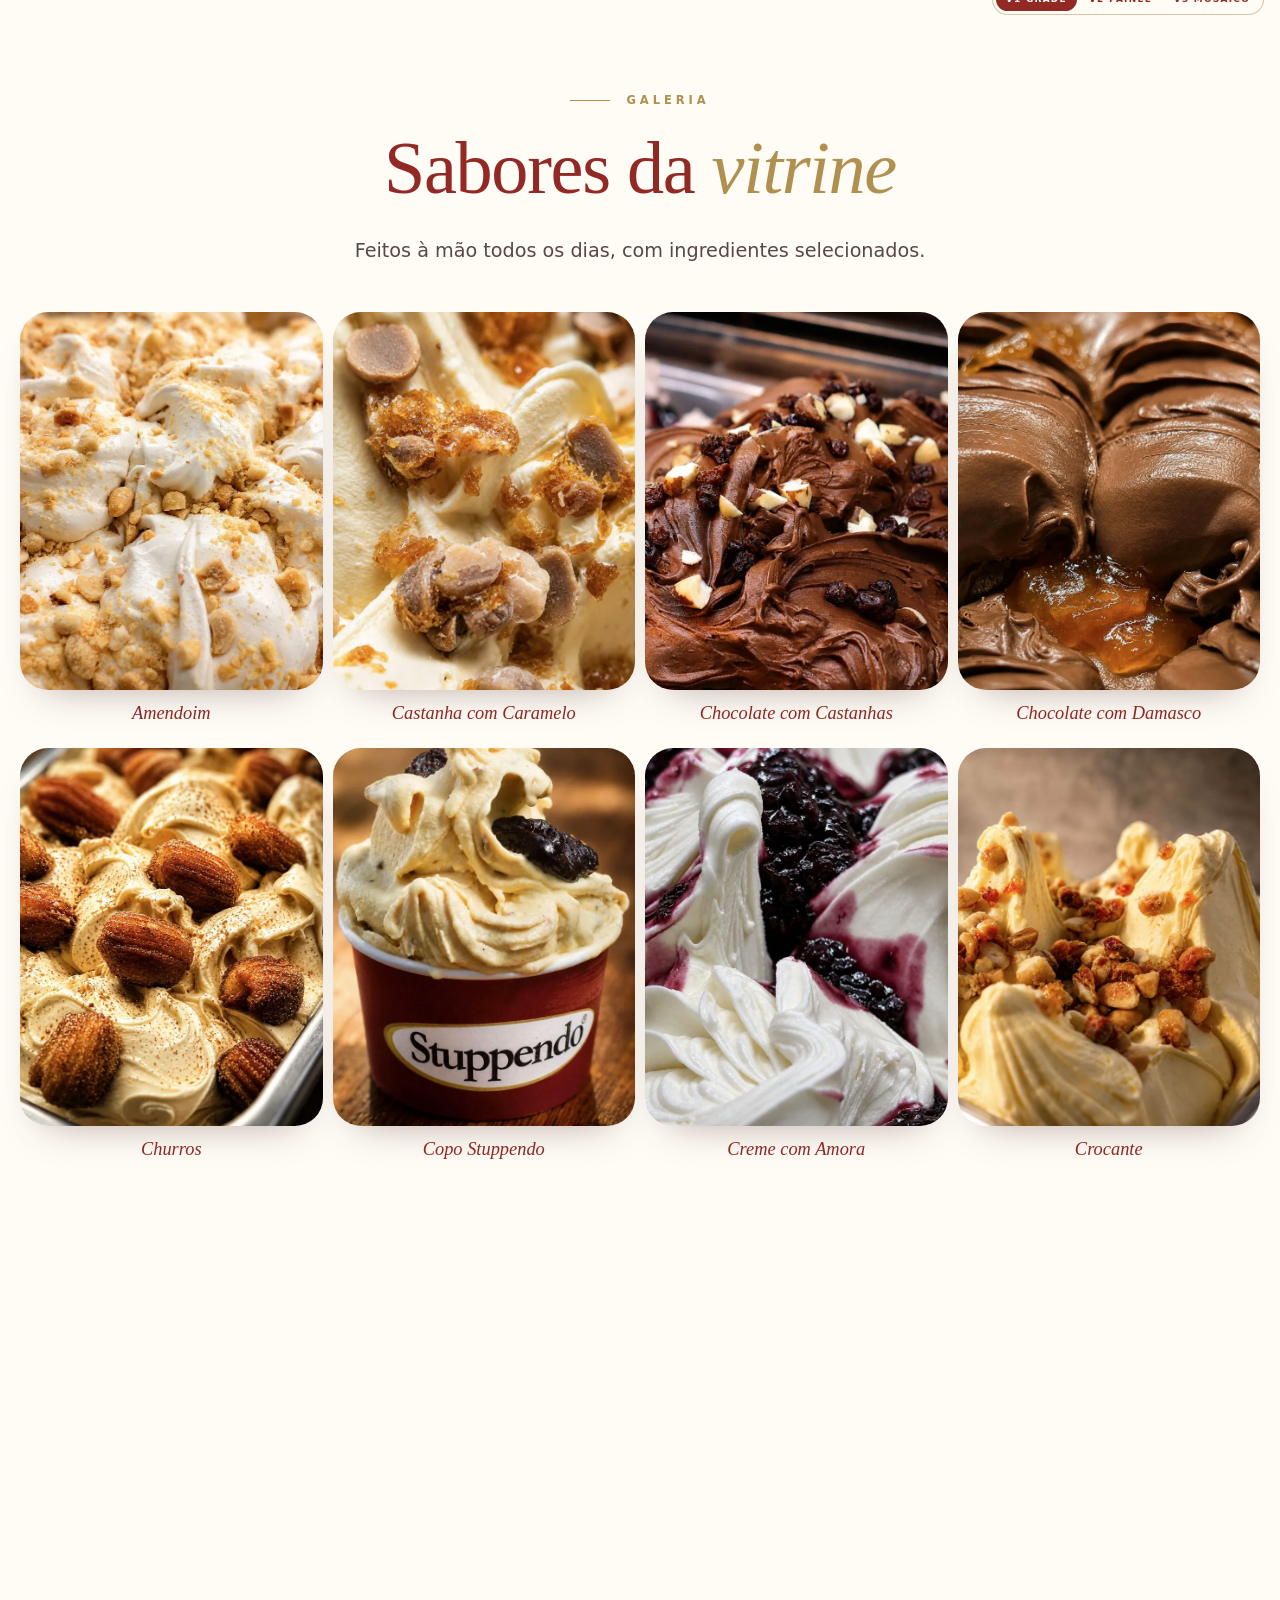
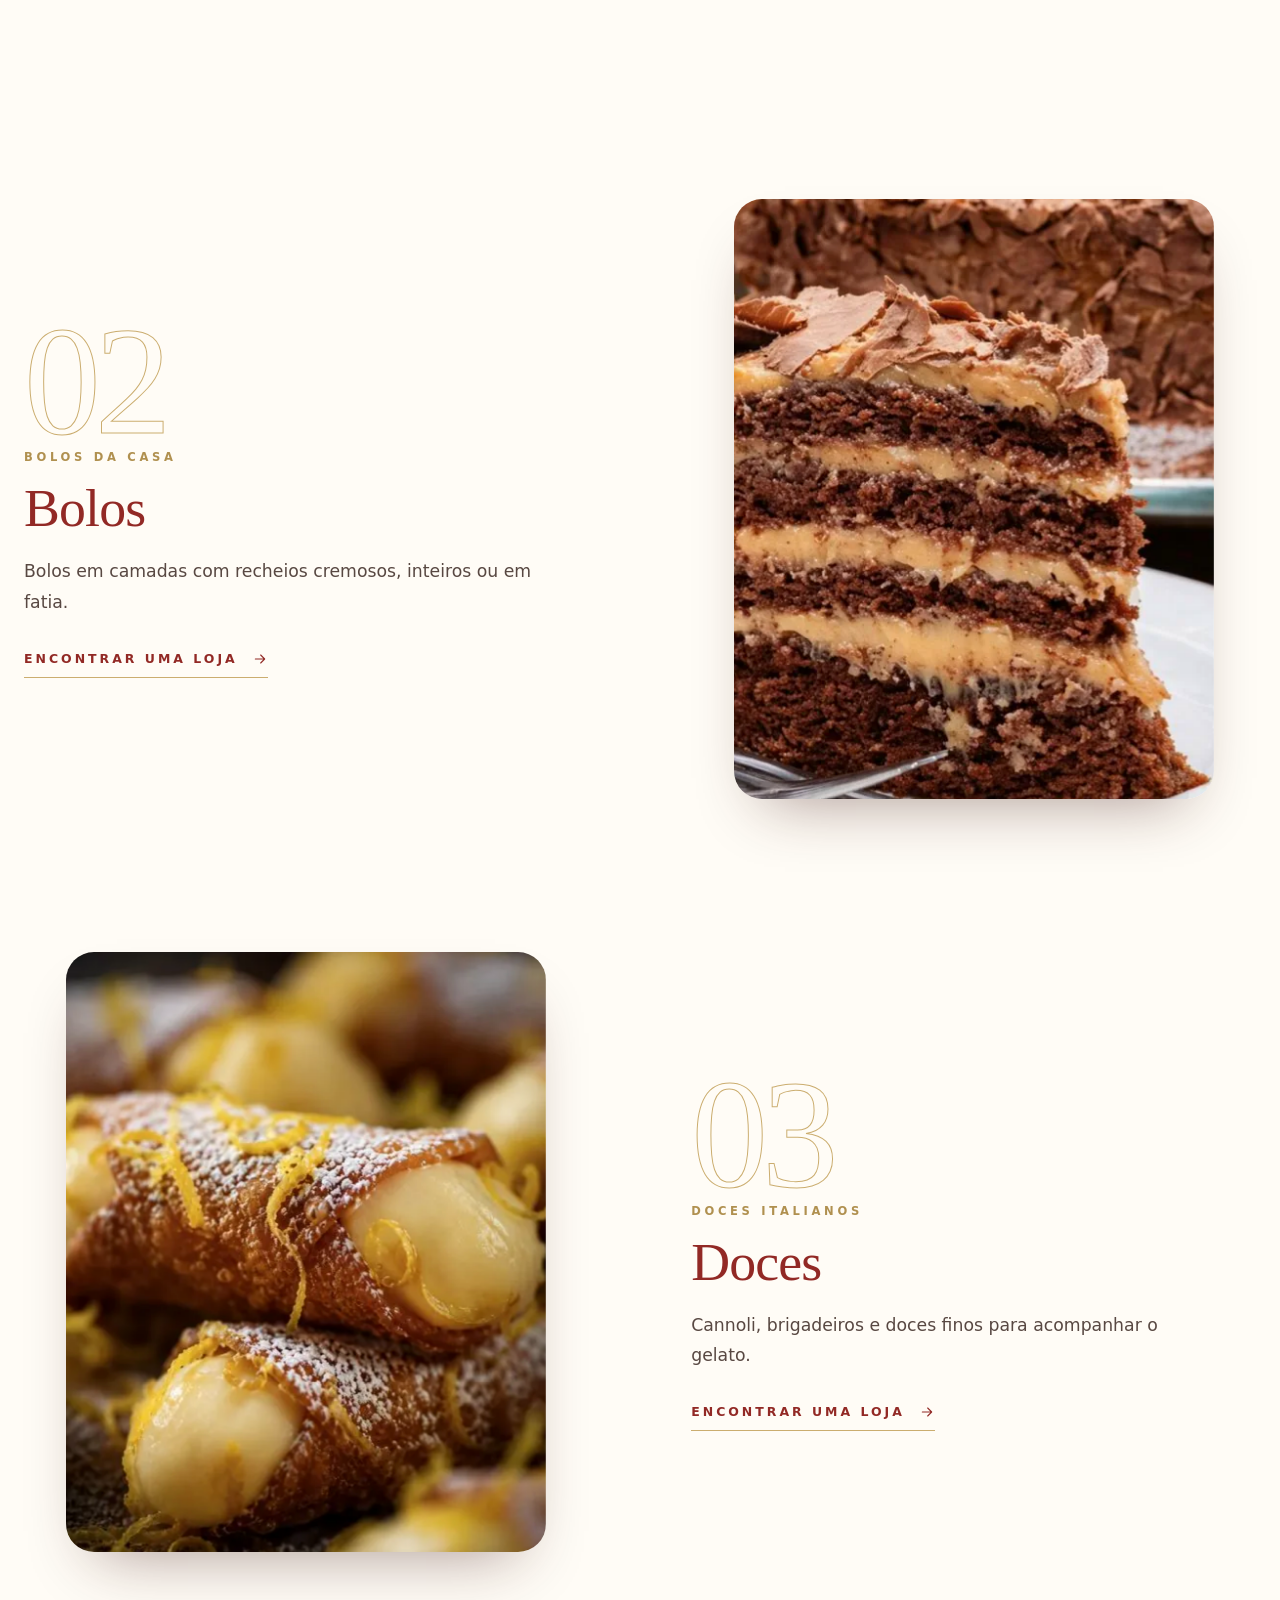
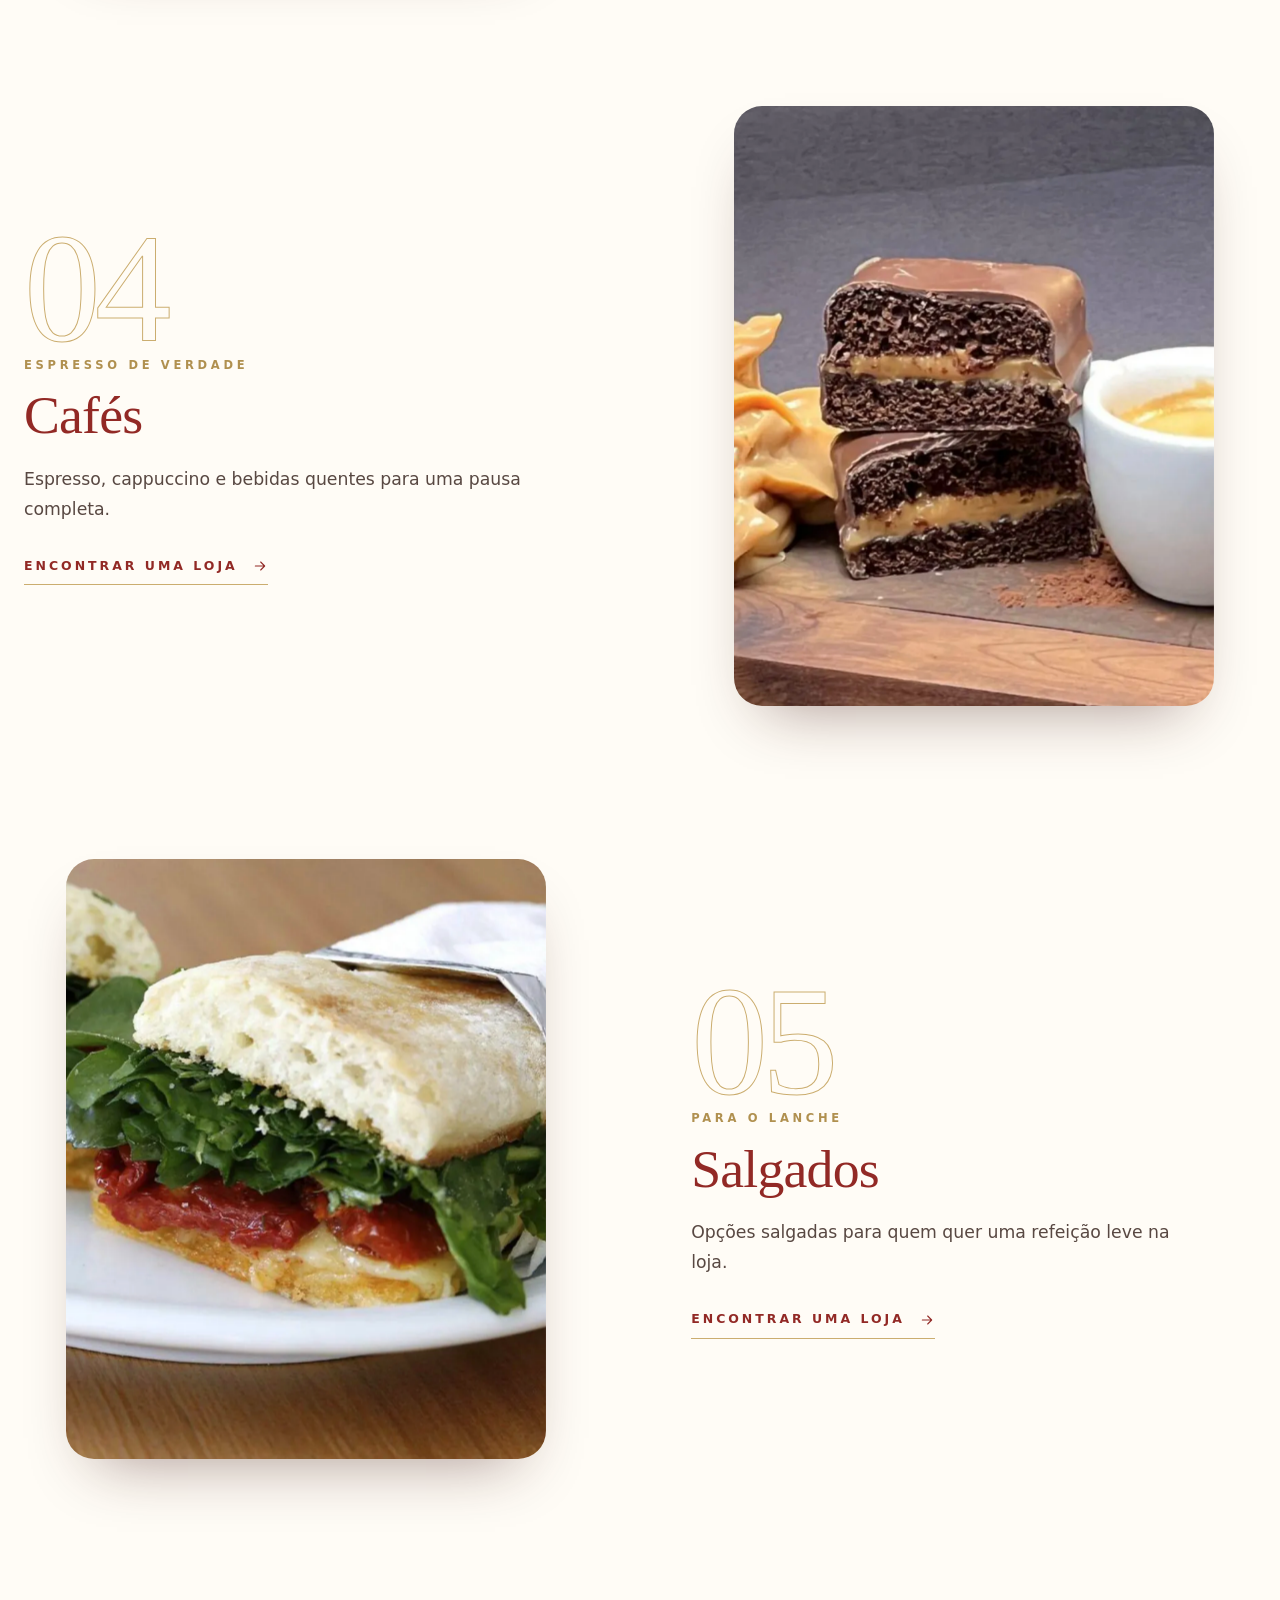
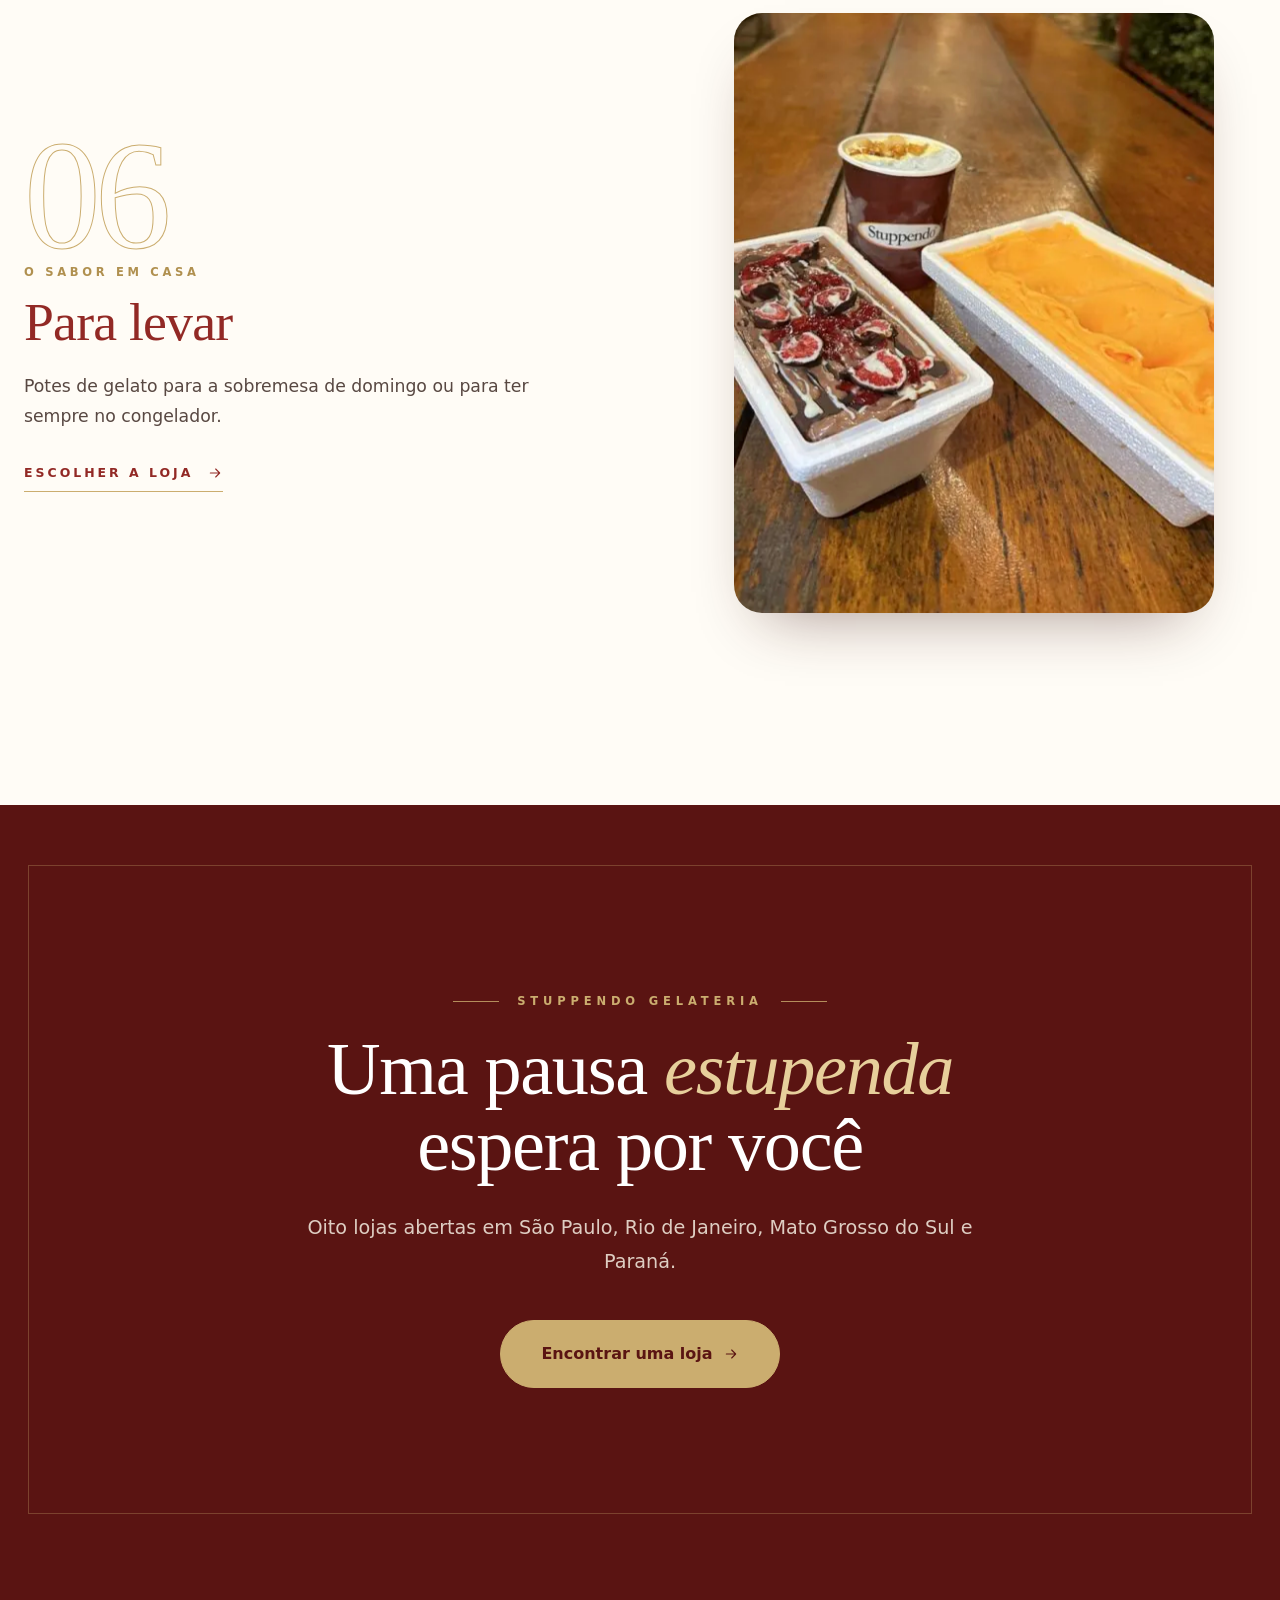
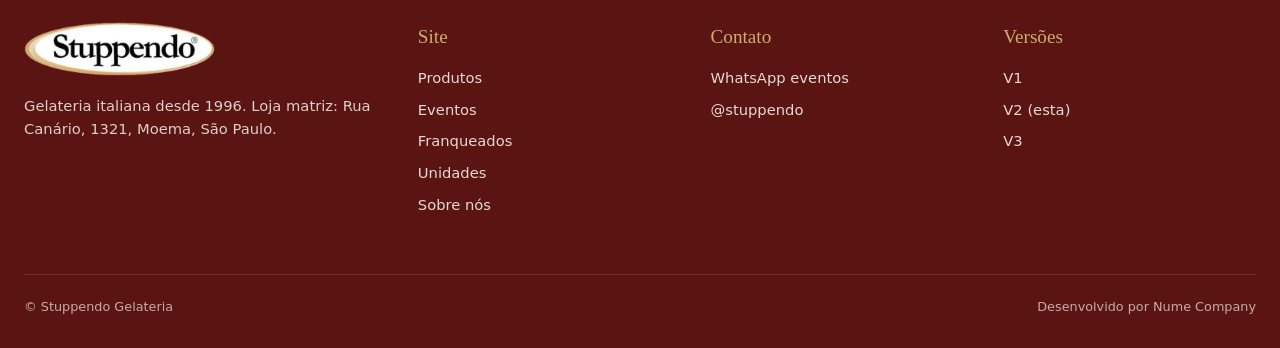
<file: site2/produtos.html>
<!doctype html>
<html lang="pt-BR"><head><meta charset="utf-8"><meta name="viewport" content="width=device-width,initial-scale=1">
<title>Produtos | Stuppendo Gelateria</title>
<meta name="description" content="Gelatos, bolos, doces, cafés e salgados da Stuppendo Gelateria.">
<meta name="robots" content="noindex">
<link rel="stylesheet" href="base.css"><link rel="stylesheet" href="pages.css">
</head><body><div id="stpLock" role="dialog" aria-modal="true" aria-labelledby="stpLockTxt">
<style>
#stpLock{position:fixed;inset:0;z-index:99999;display:grid;place-items:center;padding:24px;background:radial-gradient(60% 60% at 50% 40%,rgba(252,249,239,.92),rgba(248,241,236,.97));-webkit-backdrop-filter:blur(14px);backdrop-filter:blur(14px);animation:lkbg .6s ease both}
#stpLock .lk-card{position:relative;width:min(460px,100%);padding:48px 36px 40px;border-radius:28px;background:#fff;text-align:center;box-shadow:0 40px 90px rgba(65,51,44,.18),0 0 0 1px rgba(65,51,44,.06);animation:lkin .9s cubic-bezier(.2,.8,.2,1) .1s both}
#stpLock .lk-logo{position:relative;display:inline-block;width:220px;margin:0 auto 28px;animation:lkfloat 4.5s ease-in-out 1.2s infinite}
#stpLock .lk-logo img{display:block;width:100%;height:auto;animation:lklogo 1.2s cubic-bezier(.2,.8,.2,1) .35s both}
#stpLock .lk-logo::after{content:"";position:absolute;inset:0;background:linear-gradient(105deg,transparent 35%,rgba(255,255,255,.8) 50%,transparent 65%);background-size:250% 100%;-webkit-mask:url(img/logo-oval.webp) center/contain no-repeat;mask:url(img/logo-oval.webp) center/contain no-repeat;animation:lkshine 3.2s ease-in-out 1.4s infinite}
#stpLock .lk-ring{position:absolute;left:50%;top:24px;width:280px;height:110px;transform:translateX(-50%);pointer-events:none}
#stpLock .lk-ring path{fill:none;stroke:#b4702f;stroke-width:1.2;stroke-linecap:round;stroke-dasharray:0 100;animation:lkdraw 1.8s cubic-bezier(.45,.05,.25,1) .7s forwards;opacity:.55}
#stpLock .lk-ic{width:46px;height:46px;margin:0 auto 18px;border-radius:50%;display:grid;place-items:center;background:#f8f1ec;color:#922925;animation:lkup .7s ease .9s both}
#stpLock .lk-ic svg{width:22px;height:22px}
#stpLock p{margin:0;font:400 19px/1.45 "Sorts Mill Goudy",Georgia,serif;color:#41332c;animation:lkup .7s ease 1.05s both}
#stpLock small{display:block;margin-top:18px;font:400 12px/1.4 -apple-system,system-ui,sans-serif;letter-spacing:.14em;text-transform:uppercase;color:#9a8a7e;animation:lkup .7s ease 1.2s both}
html.stp-locked,html.stp-locked body{overflow:hidden!important}
@keyframes lkbg{from{opacity:0}}
@keyframes lkin{from{opacity:0;transform:translateY(24px) scale(.96)}}
@keyframes lklogo{from{opacity:0;transform:scale(.8);filter:blur(6px)}}
@keyframes lkfloat{50%{transform:translateY(-6px)}}
@keyframes lkshine{0%{background-position:150% 0}60%,100%{background-position:-50% 0}}
@keyframes lkdraw{to{stroke-dasharray:100 0}}
@keyframes lkup{from{opacity:0;transform:translateY(10px)}}
@media (prefers-reduced-motion:reduce){#stpLock *{animation:none!important}#stpLock .lk-ring path{stroke-dasharray:none}}
.s3{font-size:clamp(46px,7.6vw,128px);line-height:1}
.s3.l2{font:400 clamp(16px,2.1vw,32px)/1.2 var(--f-body);letter-spacing:.34em;text-transform:uppercase;text-align:left;margin-top:-.2em;padding-left:.2em;color:var(--gold-d)}
.s3.l2 span{padding:.2em .3em .2em 0}
.vt3{padding-top:clamp(30px,4vw,60px);padding-bottom:clamp(30px,4vw,60px)}
@media(max-width:700px){.s3{font-size:clamp(44px,14vw,80px)}.s3.l2{font-size:clamp(13px,3.6vw,18px);letter-spacing:.26em;margin-top:-.1em}}
/* dual minimalista */
.dual{display:grid;grid-template-columns:1fr 1fr;gap:0;padding:clamp(70px,8vw,120px) max(24px,calc((100vw - var(--w))/2));background:var(--cream)}
.dual>.dc,.dual>.dc:first-child,.dual>.d2{background:transparent!important;color:var(--ink);border:0;border-radius:0;min-height:0;overflow:visible;padding:8px clamp(24px,4vw,64px);display:flex;flex-direction:column;align-items:flex-start;justify-content:flex-start;gap:0}
.dual>.dc:first-child{padding-left:0;border-right:1px solid rgba(176,144,79,.45)}
.dual>.d2{padding-right:0}
.dual .dn{font:400 .8rem/1 var(--f-body);letter-spacing:.2em;color:var(--gold-d);margin-bottom:26px}
.dual .small{color:var(--gold-d);letter-spacing:.2em;text-transform:uppercase;font-size:.72rem}
.dual h2.tt{color:var(--red);margin-top:14px;margin-bottom:34px;font-size:clamp(1.6rem,2.6vw,2.4rem);max-width:14em;letter-spacing:-.02em;line-height:1.08}
.dual .dsub{margin:14px 0 0;opacity:.7;font-size:.95rem;color:var(--ink)}
.dual .dl{margin-top:auto;font-size:.92rem;color:var(--red);border-bottom:1px solid var(--red);padding-bottom:4px;transition:.3s}
.dual .dl i{font-style:normal;display:inline-block;transition:transform .3s}
.dual .dl:hover{color:var(--gold-d);border-color:var(--gold-d)}.dual .dl:hover i{transform:translateX(5px)}
@media(max-width:700px){.dual{grid-template-columns:1fr;padding:56px 24px}.dual>.dc:first-child{border-right:0;border-bottom:1px solid rgba(176,144,79,.45);padding:0 0 40px}.dual>.d2{padding:40px 0 0}}
.hero h1{font-size:clamp(2rem,4.2vw,4.3rem)}
.uph:before,.uph:after,footer:before{display:none!important;content:none!important}
.lh:after,.cta:before,.duo:before,.duo:after,.phero:after{display:none!important;content:none!important}
</style>
<div class="lk-card">
<svg class="lk-ring" viewBox="0 0 290 120" aria-hidden="true"><path pathLength="100" d="M145 8C70 8 12 30 12 60s58 52 133 52 133-22 133-52S220 8 150 8"/></svg>
<div class="lk-logo"><img src="img/logo-oval.webp" alt="Stuppendo" width="499" height="141"></div>
<div class="lk-ic" aria-hidden="true"><svg viewBox="0 0 24 24"><rect x="5" y="11" width="14" height="10" rx="2.5" fill="none" stroke="currentColor" stroke-width="1.6"/><path d="M8 11V8a4 4 0 0 1 8 0v3" fill="none" stroke="currentColor" stroke-width="1.6" stroke-linecap="round"/></svg></div>
<p id="stpLockTxt">Solicite liberação para o servidor de hospedagem através do administrador.</p>
<small>Stuppendo Gelateria</small>
</div>
</div>
<script>(function(){var k='stp-acesso';try{if(/[?&]acesso=nume2026\b/.test(location.search))localStorage.setItem(k,'1');if(localStorage.getItem(k)==='1'){var l=document.getElementById('stpLock');l.parentNode.removeChild(l);return}}catch(e){}document.documentElement.classList.add('stp-locked');})();</script>
<header id="hd"><div class="wrap hd">
<a href="home"><img class="lg" src="img/logo-oval.webp" alt="Stuppendo"></a>
<nav id="nv"><a href="produtos" aria-current="page" style="color:var(--gold)">Produtos</a><a href="eventos">Eventos</a><a href="franqueados">Franqueados</a><a href="unidades">Unidades</a><a href="sobre">Sobre nós</a></nav>
<div class="hr"><div class="sw" title="Alternar versão do site"><a href="../">V1</a><span>V2</span><a href="v3">V3</a></div><button class="bg" id="bg" aria-label="Menu">☰</button></div>
</div></header>
<main>
<section class="lh bn"><img class="hbg" data-px="-.06" src="img/banner-copos.webp" alt="" style="object-position:50% 55%"><div class="iw"><div class="bc" data-r><a href="home">Início</a> / <span>Produtos</span></div><h1 data-r style="--d:1">Nossos <em>produtos</em></h1><p data-r style="--d:2">Muito além do gelato: café da manhã, tarde ou sobremesa depois do jantar.</p></div></section><div class="mq" aria-hidden="true"><div><span>Gelato feito à mão todos os dias</span><span>Ingredientes selecionados</span><span>Espaços acolhedores</span><span>Tradição italiana, criação brasileira</span><span>Desde 1996</span><span>Gelato feito à mão todos os dias</span><span>Ingredientes selecionados</span><span>Espaços acolhedores</span><span>Tradição italiana, criação brasileira</span><span>Desde 1996</span></div></div><nav class="cn" aria-label="Categorias"><div class="wrap"><a href="#gelatos">Gelatos</a><a href="#bolos">Bolos</a><a href="#doces">Doces</a><a href="#cafes">Cafés</a><a href="#salgados">Salgados</a><a href="#levar">Para levar</a></div></nav><section class="sc"><div class="wrap"><div class="ed" id="gelatos"><div class="ph2"><div class="arch" data-r><img data-px=".05" src="img/gelato-damasco-copo.webp" alt="Copo de gelato Stuppendo com damasco" loading="lazy"></div></div><div data-r><span class="nm">01</span><h3><small>Mais de 45 sabores artesanais</small>Gelatos</h3><p>Feitos todos os dias na técnica italiana, dos clássicos às criações da casa.</p><a class="lk" href="#sabores">Ver sabores <svg viewBox="0 0 24 24" width="16" height="16" aria-hidden="true"><path d="M5 12h14M13 6l6 6-6 6" stroke="currentColor" stroke-width="1.6" fill="none" stroke-linecap="round" stroke-linejoin="round"/></svg></a></div></div></div></section><section class="sc alt" id="sabores"><div class="wrap"><div class="hh c"><span class="eb2" data-r>Galeria</span><h2 class="dh" data-r style="--d:1">Sabores da <em>vitrine</em></h2><p class="lead" data-r style="--d:2">Feitos à mão todos os dias, com ingredientes selecionados.</p></div><div class="vs" role="group" aria-label="Estilo da galeria" data-r><button type="button" data-v="1" aria-pressed="true">V1 Grade</button><button type="button" data-v="2" aria-pressed="false">V2 Painel</button><button type="button" data-v="3" aria-pressed="false">V3 Mosaico</button></div><div class="fl" data-v="1"><div class="fl-row"><figure class="k0" data-r style="--d:0"><div class="a2"><img src="img/gal/amendoim.webp" alt="Amendoim" loading="lazy"></div><figcaption>Amendoim</figcaption></figure><figure class="k1" data-r style="--d:1"><div class="a2"><img src="img/gal/castanha-caramelo.webp" alt="Castanha com Caramelo" loading="lazy"></div><figcaption>Castanha com Caramelo</figcaption></figure><figure class="k2" data-r style="--d:2"><div class="a2"><img src="img/gal/chocolate-castanhas.webp" alt="Chocolate com Castanhas" loading="lazy"></div><figcaption>Chocolate com Castanhas</figcaption></figure><figure class="k3" data-r style="--d:3"><div class="a2"><img src="img/gal/chocolate-damasco.webp" alt="Chocolate com Damasco" loading="lazy"></div><figcaption>Chocolate com Damasco</figcaption></figure><figure class="k4" data-r style="--d:0"><div class="a2"><img src="img/gal/churros.webp" alt="Churros" loading="lazy"></div><figcaption>Churros</figcaption></figure><figure class="k5" data-r style="--d:1"><div class="a2"><img src="img/gal/copo-stuppendo.webp" alt="Copo Stuppendo" loading="lazy"></div><figcaption>Copo Stuppendo</figcaption></figure></div><div class="fl-row"><figure class="k6" data-r style="--d:2"><div class="a2"><img src="img/gal/creme-amora.webp" alt="Creme com Amora" loading="lazy"></div><figcaption>Creme com Amora</figcaption></figure><figure class="k7" data-r style="--d:3"><div class="a2"><img src="img/gal/crocante.webp" alt="Crocante" loading="lazy"></div><figcaption>Crocante</figcaption></figure><figure class="k8" data-r style="--d:0"><div class="a2"><img src="img/gal/figo-nozes.webp" alt="Figo com Nozes" loading="lazy"></div><figcaption>Figo com Nozes</figcaption></figure><figure class="k9" data-r style="--d:1"><div class="a2"><img src="img/gal/folhado-caramelo.webp" alt="Folhado com Caramelo" loading="lazy"></div><figcaption>Folhado com Caramelo</figcaption></figure><figure class="k10" data-r style="--d:2"><div class="a2"><img src="img/gal/morango.webp" alt="Morango" loading="lazy"></div><figcaption>Morango</figcaption></figure><figure class="k11" data-r style="--d:3"><div class="a2"><img src="img/gal/pistache-folhado.webp" alt="Pistache e Folhado" loading="lazy"></div><figcaption>Pistache e Folhado</figcaption></figure></div></div></div></section><section class="sc" style="padding-top:0"><div class="wrap"><div class="ed rev" id="bolos"><div class="ph2"><div class="arch" data-r><img data-px=".05" src="img/mundo/bolo-fatia.webp" alt="Fatia de bolo da casa" loading="lazy"></div></div><div data-r><span class="nm">02</span><h3><small>Bolos da casa</small>Bolos</h3><p>Bolos em camadas com recheios cremosos, inteiros ou em fatia.</p><a class="lk" href="unidades">Encontrar uma loja <svg viewBox="0 0 24 24" width="16" height="16" aria-hidden="true"><path d="M5 12h14M13 6l6 6-6 6" stroke="currentColor" stroke-width="1.6" fill="none" stroke-linecap="round" stroke-linejoin="round"/></svg></a></div></div><div class="ed" id="doces"><div class="ph2"><div class="arch" data-r><img data-px=".05" src="img/mundo/cannoli.webp" alt="Cannoli Stuppendo" loading="lazy"></div></div><div data-r><span class="nm">03</span><h3><small>Doces italianos</small>Doces</h3><p>Cannoli, brigadeiros e doces finos para acompanhar o gelato.</p><a class="lk" href="unidades">Encontrar uma loja <svg viewBox="0 0 24 24" width="16" height="16" aria-hidden="true"><path d="M5 12h14M13 6l6 6-6 6" stroke="currentColor" stroke-width="1.6" fill="none" stroke-linecap="round" stroke-linejoin="round"/></svg></a></div></div><div class="ed rev" id="cafes"><div class="ph2"><div class="arch" data-r><img data-px=".05" src="img/bolo-cafe.webp" alt="Café com bolo" loading="lazy"></div></div><div data-r><span class="nm">04</span><h3><small>Espresso de verdade</small>Cafés</h3><p>Espresso, cappuccino e bebidas quentes para uma pausa completa.</p><a class="lk" href="unidades">Encontrar uma loja <svg viewBox="0 0 24 24" width="16" height="16" aria-hidden="true"><path d="M5 12h14M13 6l6 6-6 6" stroke="currentColor" stroke-width="1.6" fill="none" stroke-linecap="round" stroke-linejoin="round"/></svg></a></div></div><div class="ed" id="salgados"><div class="ph2"><div class="arch" data-r><img data-px=".05" src="img/salgado-sanduiche.webp" alt="Salgado Stuppendo" loading="lazy"></div></div><div data-r><span class="nm">05</span><h3><small>Para o lanche</small>Salgados</h3><p>Opções salgadas para quem quer uma refeição leve na loja.</p><a class="lk" href="unidades">Encontrar uma loja <svg viewBox="0 0 24 24" width="16" height="16" aria-hidden="true"><path d="M5 12h14M13 6l6 6-6 6" stroke="currentColor" stroke-width="1.6" fill="none" stroke-linecap="round" stroke-linejoin="round"/></svg></a></div></div><div class="ed rev" id="levar"><div class="ph2"><div class="arch" data-r><img data-px=".05" src="img/mundo/potes.webp" alt="Potes de gelato para levar" loading="lazy"></div></div><div data-r><span class="nm">06</span><h3><small>O sabor em casa</small>Para levar</h3><p>Potes de gelato para a sobremesa de domingo ou para ter sempre no congelador.</p><a class="lk" href="unidades">Escolher a loja <svg viewBox="0 0 24 24" width="16" height="16" aria-hidden="true"><path d="M5 12h14M13 6l6 6-6 6" stroke="currentColor" stroke-width="1.6" fill="none" stroke-linecap="round" stroke-linejoin="round"/></svg></a></div></div></div></section><section class="cta"><div class="wrap"><span class="eb" data-r>Stuppendo Gelateria</span><h2 class="dh" data-r style="--d:1">Uma pausa <em>estupenda</em> espera por você</h2><p class="lead" data-r style="--d:2">Oito lojas abertas em São Paulo, Rio de Janeiro, Mato Grosso do Sul e Paraná.</p><a class="btn g" data-r style="--d:3" href="unidades">Encontrar uma loja <svg viewBox="0 0 24 24" width="16" height="16" aria-hidden="true"><path d="M5 12h14M13 6l6 6-6 6" stroke="currentColor" stroke-width="1.6" fill="none" stroke-linecap="round" stroke-linejoin="round"/></svg></a></div></section>
</main>
<footer><div class="wrap"><div class="fg">
<div><img src="img/logo-oval.webp" alt="Stuppendo"><p>Gelateria italiana desde 1996. Loja matriz: Rua Canário, 1321, Moema, São Paulo.</p></div>
<div><h4>Site</h4><ul><li><a href="produtos">Produtos</a></li><li><a href="eventos">Eventos</a></li><li><a href="franqueados">Franqueados</a></li><li><a href="unidades">Unidades</a></li><li><a href="sobre">Sobre nós</a></li></ul></div>
<div><h4>Contato</h4><ul><li><a href="https://wa.me/551150932967" target="_blank" rel="noopener">WhatsApp eventos</a></li><li><a href="https://instagram.com/stuppendo" target="_blank" rel="noopener">@stuppendo</a></li></ul></div>
<div><h4>Versões</h4><ul><li><a href="../">V1</a></li><li>V2 (esta)</li><li><a href="v3">V3</a></li></ul></div>
</div><div class="cp"><span>© Stuppendo Gelateria</span><span>Desenvolvido por Nume Company</span></div></div></footer>
<script src="site.js"></script><script src="zoom.js"></script>
</body></html>
</file>
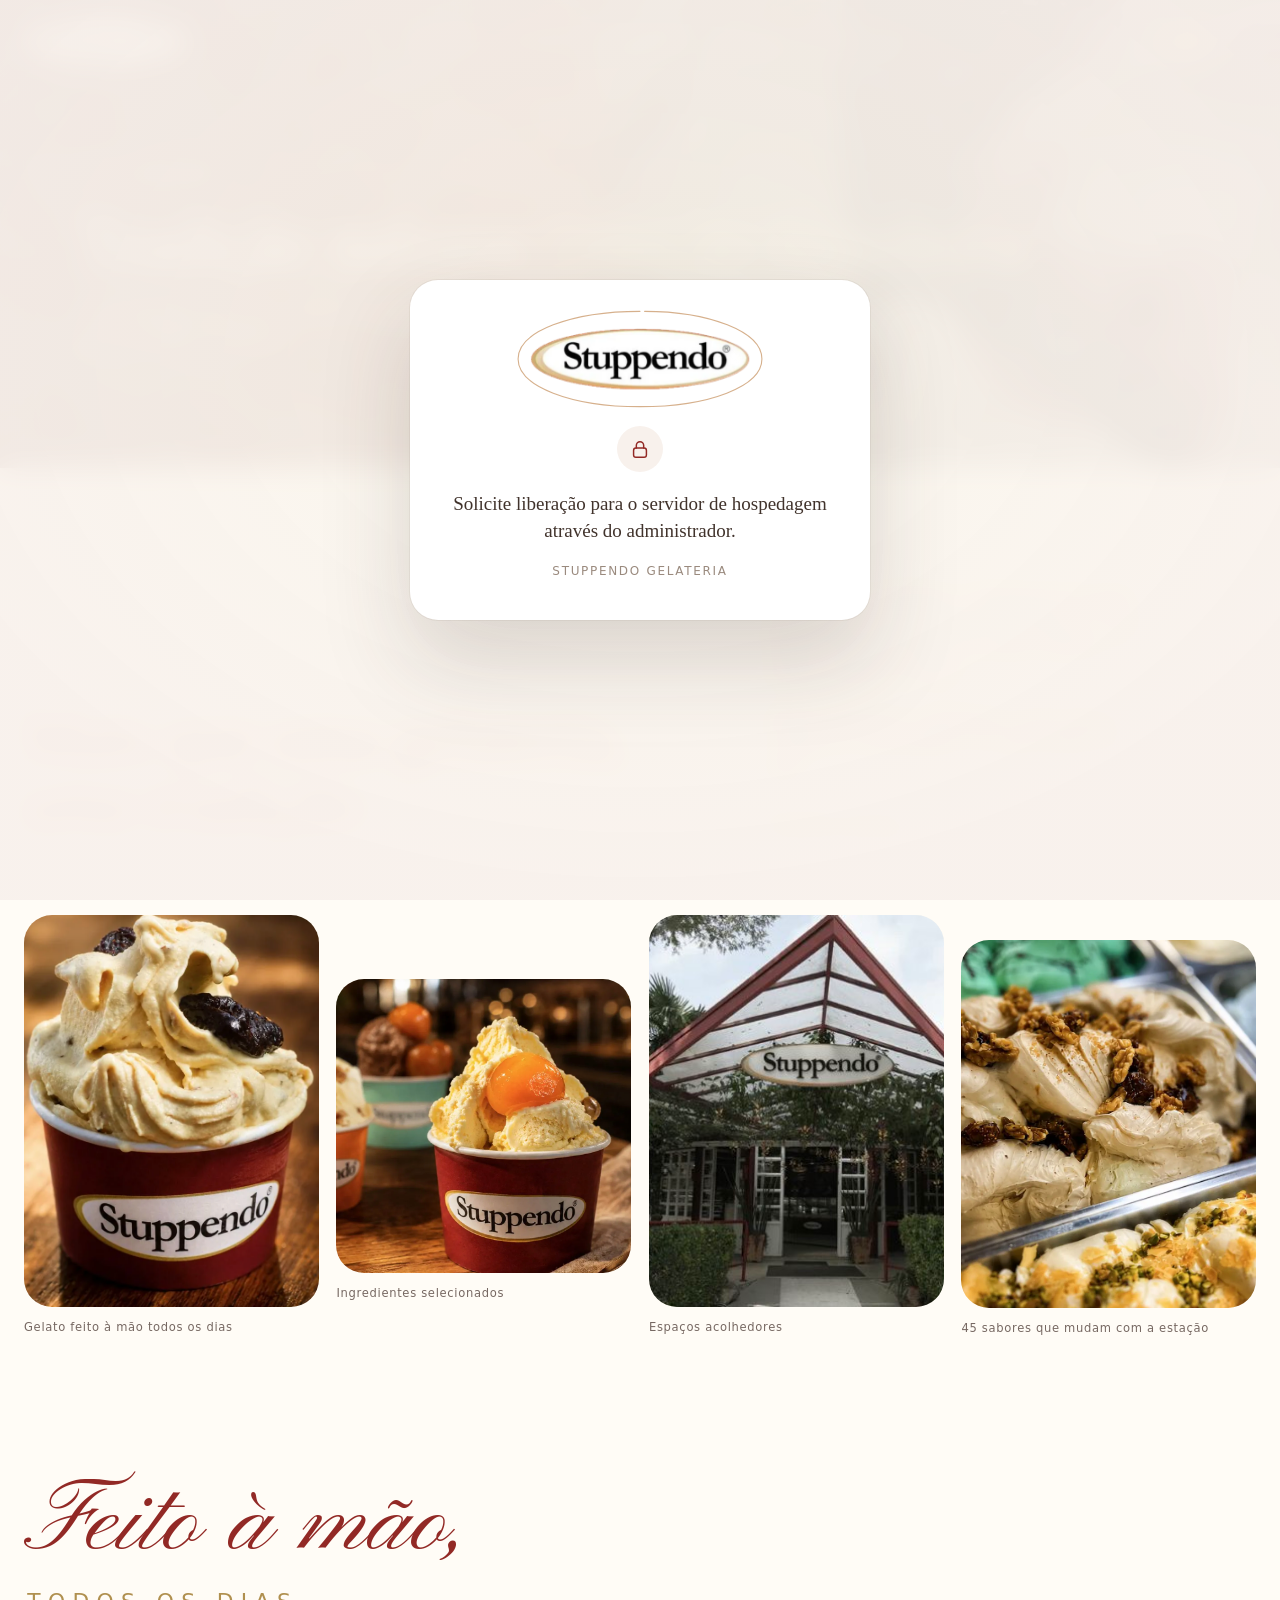
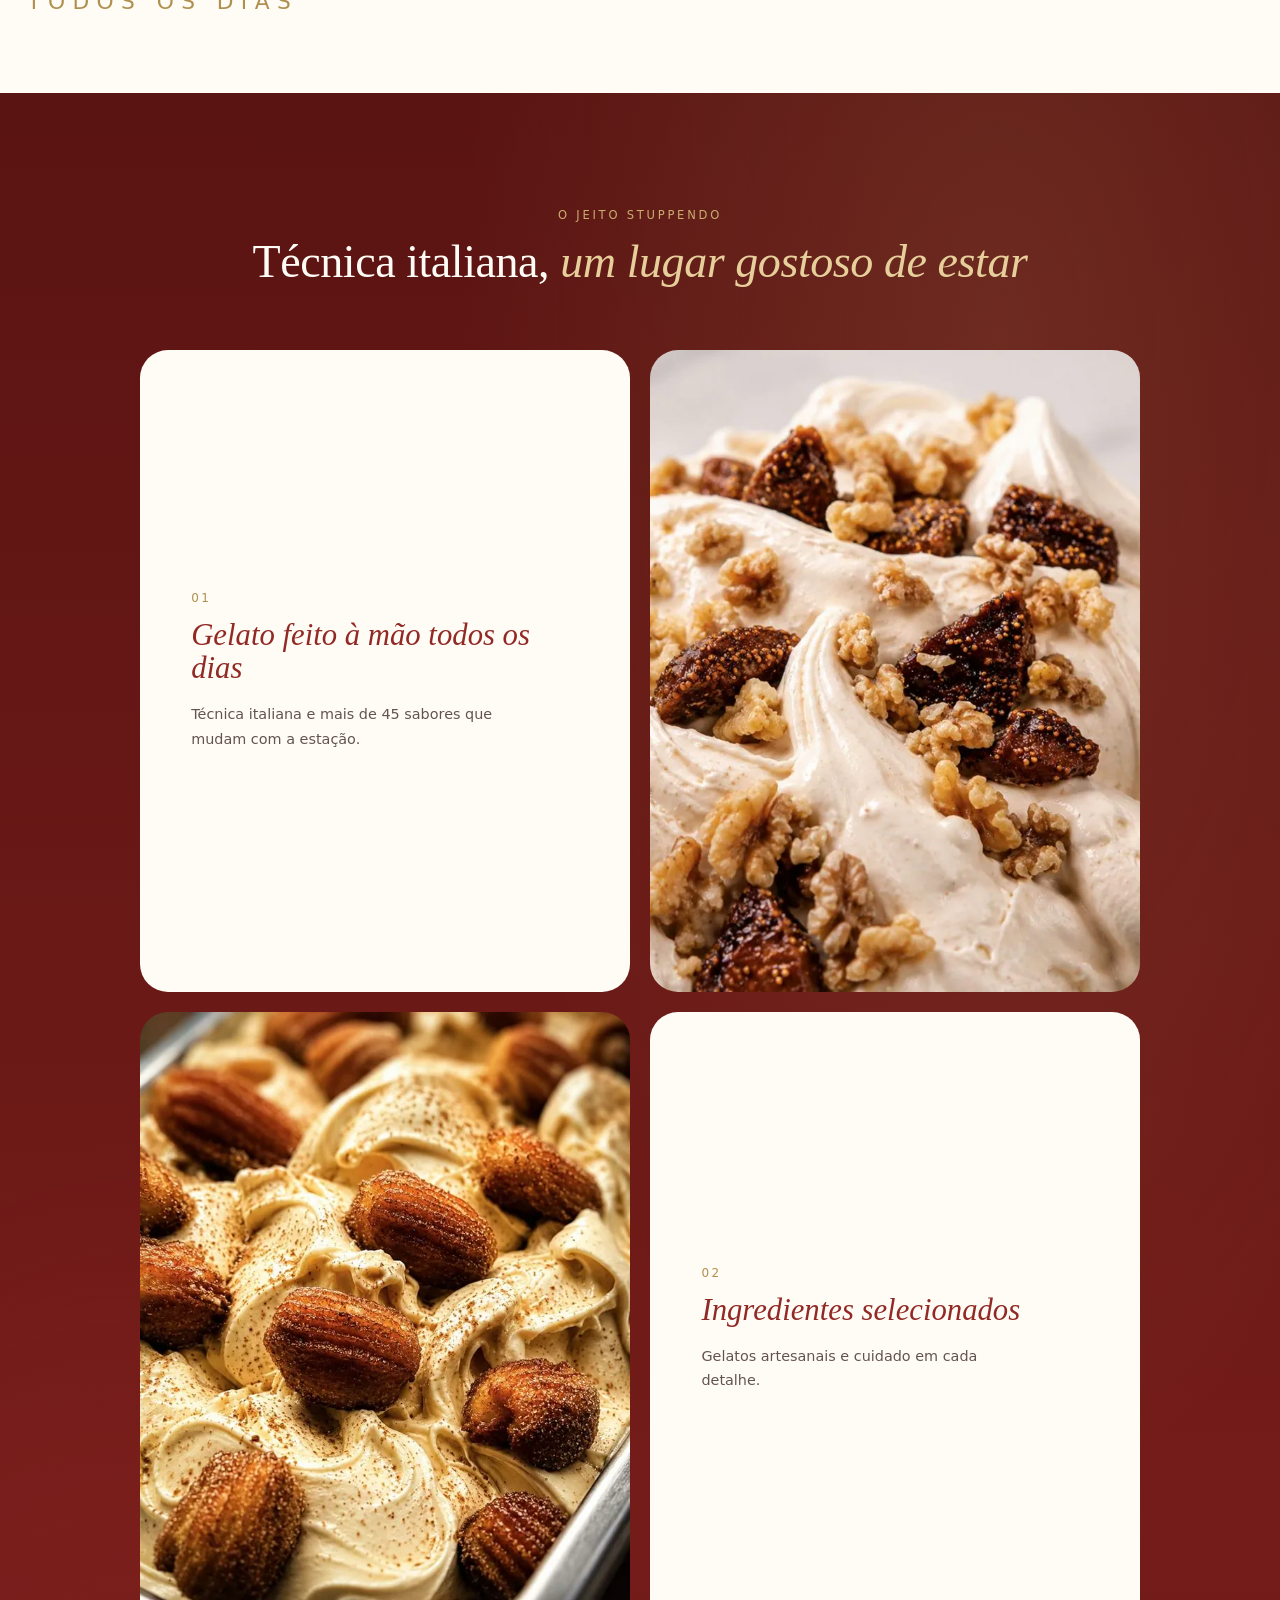
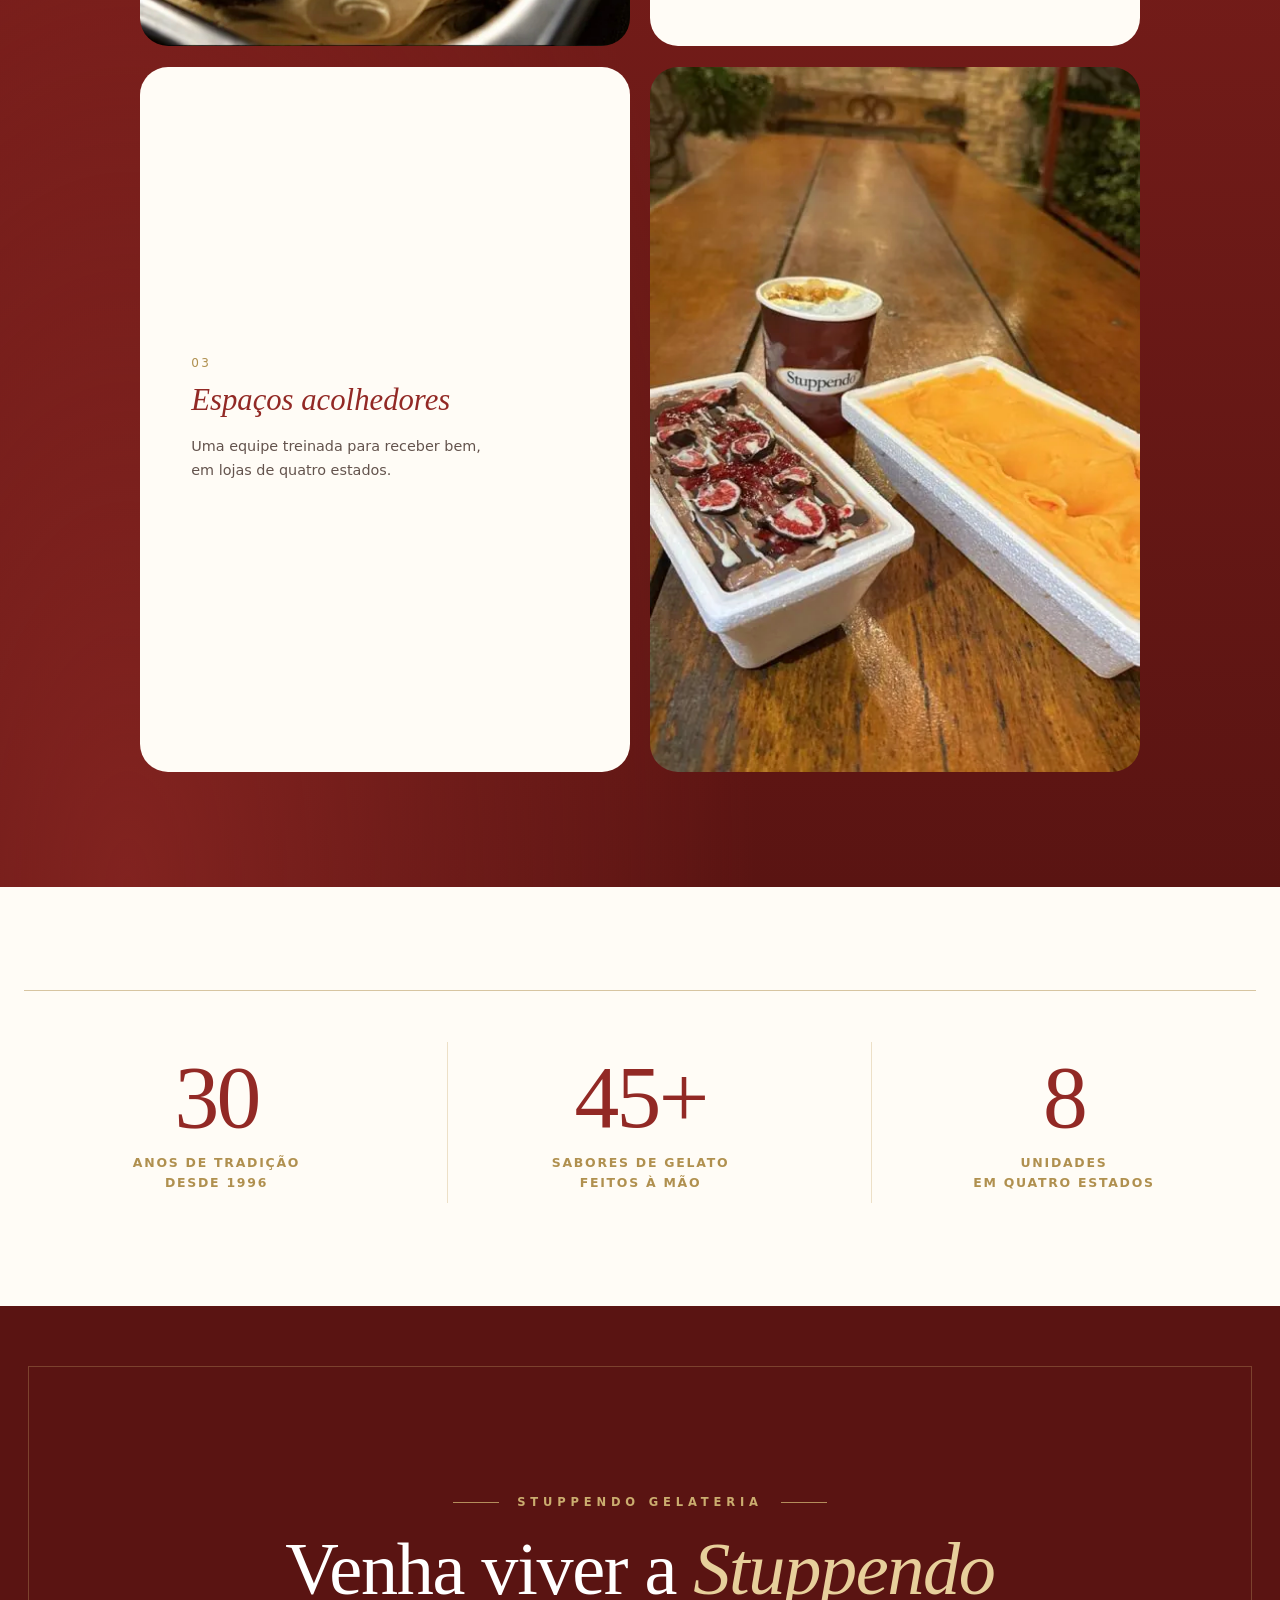
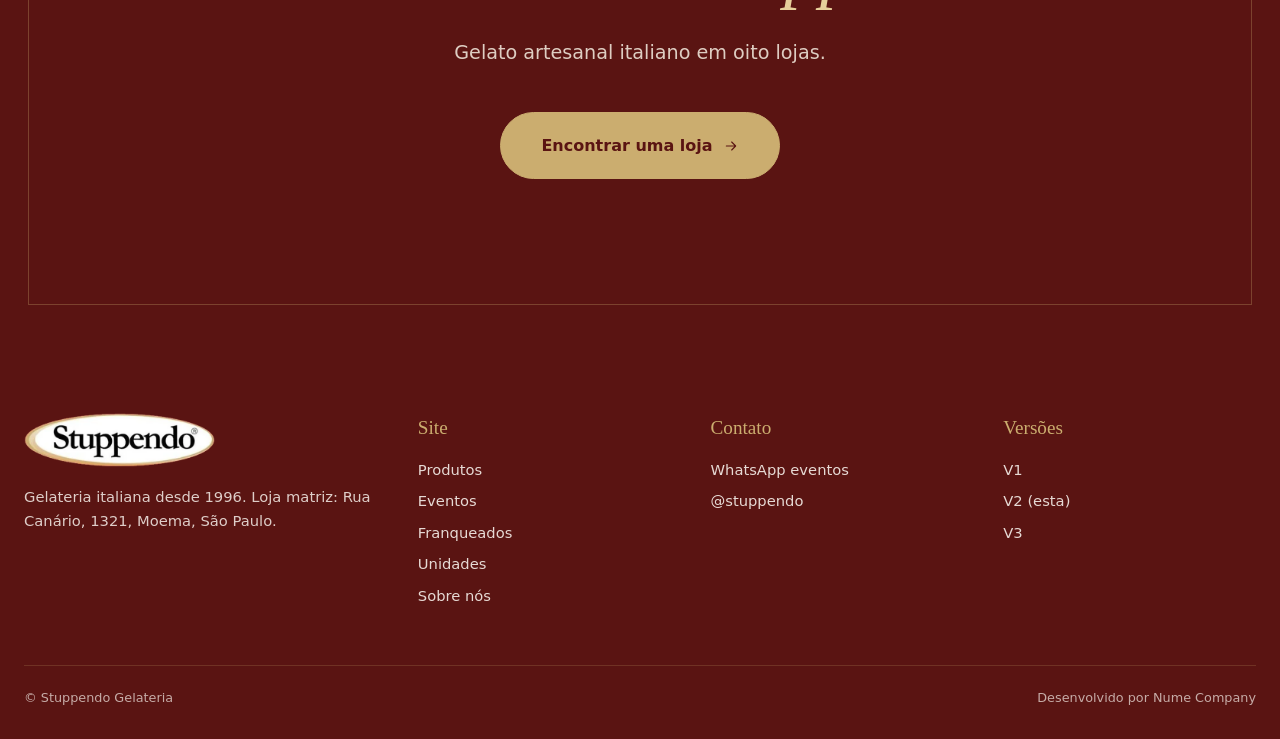
<file: site2/sobre.html>
<!doctype html>
<html lang="pt-BR"><head><meta charset="utf-8"><meta name="viewport" content="width=device-width,initial-scale=1">
<title>Sobre nós | Stuppendo Gelateria</title>
<meta name="description" content="A história da Stuppendo Gelateria, tradição italiana e criação brasileira desde 1996.">
<meta name="robots" content="noindex">
<link rel="stylesheet" href="base.css"><link rel="stylesheet" href="pages.css">
</head><body><div id="stpLock" role="dialog" aria-modal="true" aria-labelledby="stpLockTxt">
<style>
#stpLock{position:fixed;inset:0;z-index:99999;display:grid;place-items:center;padding:24px;background:radial-gradient(60% 60% at 50% 40%,rgba(252,249,239,.92),rgba(248,241,236,.97));-webkit-backdrop-filter:blur(14px);backdrop-filter:blur(14px);animation:lkbg .6s ease both}
#stpLock .lk-card{position:relative;width:min(460px,100%);padding:48px 36px 40px;border-radius:28px;background:#fff;text-align:center;box-shadow:0 40px 90px rgba(65,51,44,.18),0 0 0 1px rgba(65,51,44,.06);animation:lkin .9s cubic-bezier(.2,.8,.2,1) .1s both}
#stpLock .lk-logo{position:relative;display:inline-block;width:220px;margin:0 auto 28px;animation:lkfloat 4.5s ease-in-out 1.2s infinite}
#stpLock .lk-logo img{display:block;width:100%;height:auto;animation:lklogo 1.2s cubic-bezier(.2,.8,.2,1) .35s both}
#stpLock .lk-logo::after{content:"";position:absolute;inset:0;background:linear-gradient(105deg,transparent 35%,rgba(255,255,255,.8) 50%,transparent 65%);background-size:250% 100%;-webkit-mask:url(img/logo-oval.webp) center/contain no-repeat;mask:url(img/logo-oval.webp) center/contain no-repeat;animation:lkshine 3.2s ease-in-out 1.4s infinite}
#stpLock .lk-ring{position:absolute;left:50%;top:24px;width:280px;height:110px;transform:translateX(-50%);pointer-events:none}
#stpLock .lk-ring path{fill:none;stroke:#b4702f;stroke-width:1.2;stroke-linecap:round;stroke-dasharray:0 100;animation:lkdraw 1.8s cubic-bezier(.45,.05,.25,1) .7s forwards;opacity:.55}
#stpLock .lk-ic{width:46px;height:46px;margin:0 auto 18px;border-radius:50%;display:grid;place-items:center;background:#f8f1ec;color:#922925;animation:lkup .7s ease .9s both}
#stpLock .lk-ic svg{width:22px;height:22px}
#stpLock p{margin:0;font:400 19px/1.45 "Sorts Mill Goudy",Georgia,serif;color:#41332c;animation:lkup .7s ease 1.05s both}
#stpLock small{display:block;margin-top:18px;font:400 12px/1.4 -apple-system,system-ui,sans-serif;letter-spacing:.14em;text-transform:uppercase;color:#9a8a7e;animation:lkup .7s ease 1.2s both}
html.stp-locked,html.stp-locked body{overflow:hidden!important}
@keyframes lkbg{from{opacity:0}}
@keyframes lkin{from{opacity:0;transform:translateY(24px) scale(.96)}}
@keyframes lklogo{from{opacity:0;transform:scale(.8);filter:blur(6px)}}
@keyframes lkfloat{50%{transform:translateY(-6px)}}
@keyframes lkshine{0%{background-position:150% 0}60%,100%{background-position:-50% 0}}
@keyframes lkdraw{to{stroke-dasharray:100 0}}
@keyframes lkup{from{opacity:0;transform:translateY(10px)}}
@media (prefers-reduced-motion:reduce){#stpLock *{animation:none!important}#stpLock .lk-ring path{stroke-dasharray:none}}
.s3{font-size:clamp(46px,7.6vw,128px);line-height:1}
.s3.l2{font:400 clamp(16px,2.1vw,32px)/1.2 var(--f-body);letter-spacing:.34em;text-transform:uppercase;text-align:left;margin-top:-.2em;padding-left:.2em;color:var(--gold-d)}
.s3.l2 span{padding:.2em .3em .2em 0}
.vt3{padding-top:clamp(30px,4vw,60px);padding-bottom:clamp(30px,4vw,60px)}
@media(max-width:700px){.s3{font-size:clamp(44px,14vw,80px)}.s3.l2{font-size:clamp(13px,3.6vw,18px);letter-spacing:.26em;margin-top:-.1em}}
/* dual minimalista */
.dual{display:grid;grid-template-columns:1fr 1fr;gap:0;padding:clamp(70px,8vw,120px) max(24px,calc((100vw - var(--w))/2));background:var(--cream)}
.dual>.dc,.dual>.dc:first-child,.dual>.d2{background:transparent!important;color:var(--ink);border:0;border-radius:0;min-height:0;overflow:visible;padding:8px clamp(24px,4vw,64px);display:flex;flex-direction:column;align-items:flex-start;justify-content:flex-start;gap:0}
.dual>.dc:first-child{padding-left:0;border-right:1px solid rgba(176,144,79,.45)}
.dual>.d2{padding-right:0}
.dual .dn{font:400 .8rem/1 var(--f-body);letter-spacing:.2em;color:var(--gold-d);margin-bottom:26px}
.dual .small{color:var(--gold-d);letter-spacing:.2em;text-transform:uppercase;font-size:.72rem}
.dual h2.tt{color:var(--red);margin-top:14px;margin-bottom:34px;font-size:clamp(1.6rem,2.6vw,2.4rem);max-width:14em;letter-spacing:-.02em;line-height:1.08}
.dual .dsub{margin:14px 0 0;opacity:.7;font-size:.95rem;color:var(--ink)}
.dual .dl{margin-top:auto;font-size:.92rem;color:var(--red);border-bottom:1px solid var(--red);padding-bottom:4px;transition:.3s}
.dual .dl i{font-style:normal;display:inline-block;transition:transform .3s}
.dual .dl:hover{color:var(--gold-d);border-color:var(--gold-d)}.dual .dl:hover i{transform:translateX(5px)}
@media(max-width:700px){.dual{grid-template-columns:1fr;padding:56px 24px}.dual>.dc:first-child{border-right:0;border-bottom:1px solid rgba(176,144,79,.45);padding:0 0 40px}.dual>.d2{padding:40px 0 0}}
.hero h1{font-size:clamp(2rem,4.2vw,4.3rem)}
.uph:before,.uph:after,footer:before{display:none!important;content:none!important}
.lh:after,.cta:before,.duo:before,.duo:after,.phero:after{display:none!important;content:none!important}
</style>
<div class="lk-card">
<svg class="lk-ring" viewBox="0 0 290 120" aria-hidden="true"><path pathLength="100" d="M145 8C70 8 12 30 12 60s58 52 133 52 133-22 133-52S220 8 150 8"/></svg>
<div class="lk-logo"><img src="img/logo-oval.webp" alt="Stuppendo" width="499" height="141"></div>
<div class="lk-ic" aria-hidden="true"><svg viewBox="0 0 24 24"><rect x="5" y="11" width="14" height="10" rx="2.5" fill="none" stroke="currentColor" stroke-width="1.6"/><path d="M8 11V8a4 4 0 0 1 8 0v3" fill="none" stroke="currentColor" stroke-width="1.6" stroke-linecap="round"/></svg></div>
<p id="stpLockTxt">Solicite liberação para o servidor de hospedagem através do administrador.</p>
<small>Stuppendo Gelateria</small>
</div>
</div>
<script>(function(){var k='stp-acesso';try{if(/[?&]acesso=nume2026\b/.test(location.search))localStorage.setItem(k,'1');if(localStorage.getItem(k)==='1'){var l=document.getElementById('stpLock');l.parentNode.removeChild(l);return}}catch(e){}document.documentElement.classList.add('stp-locked');})();</script>
<header id="hd"><div class="wrap hd">
<a href="home"><img class="lg" src="img/logo-oval.webp" alt="Stuppendo"></a>
<nav id="nv"><a href="produtos">Produtos</a><a href="eventos">Eventos</a><a href="franqueados">Franqueados</a><a href="unidades">Unidades</a><a href="sobre" aria-current="page" style="color:var(--gold)">Sobre nós</a></nav>
<div class="hr"><div class="sw" title="Alternar versão do site"><a href="../">V1</a><span>V2</span><a href="v3">V3</a></div><button class="bg" id="bg" aria-label="Menu">☰</button></div>
</div></header>
<main>
<section class="lh bn"><img class="hbg" data-px="-.06" src="img/gal/massas-faixa.webp" alt="" style="object-position:50% 50%"><div class="iw"><div class="bc" data-r><a href="home">Início</a> / <span>Sobre nós</span></div><h1 data-r style="--d:1">Tradição italiana, <em>criação brasileira</em></h1><p data-r style="--d:2">A Stuppendo nasceu em 1996 da tradição da gelateria italiana e do jeito brasileiro de receber.</p></div></section><section class="so1"><div class="wrap"><div class="so1g"><h2 data-r>Mais que uma gelateria,<br><em>uma tradição</em></h2><div class="so1t" data-r style="--d:1"><p>Desde 1996, em Moema, a Stuppendo faz gelato de verdade, com ingredientes escolhidos e a mão italiana. Hoje são 8 lojas em quatro estados, e a receita continua a mesma.</p><p>Gelatos artesanais, ingredientes selecionados e cuidado em cada detalhe. Um lugar gostoso de estar.</p><a class="sol" href="unidades">Encontrar uma loja <i>&rarr;</i></a></div></div><div class="so4"><figure class="sf h1" data-r><div class="sfi"><img src="img/gal/copo-stuppendo.webp" alt="Copo de gelato Stuppendo" loading="lazy"></div><figcaption>Gelato feito à mão todos os dias</figcaption></figure><figure class="sf h2" data-r><div class="sfi"><img src="img/gelato-damasco-copo.webp" alt="Copo de gelato com damasco" loading="lazy"></div><figcaption>Ingredientes selecionados</figcaption></figure><figure class="sf h3" data-r><div class="sfi"><img src="img/lojas/moema.jpg" alt="Loja Stuppendo em Moema" loading="lazy"></div><figcaption>Espaços acolhedores</figcaption></figure><figure class="sf h4" data-r><div class="sfi"><img src="img/gal/vitrine-figo.webp" alt="Vitrine de gelatos com figo e nozes" loading="lazy"></div><figcaption>45 sabores que mudam com a estação</figcaption></figure></div></div></section><section class="so3"><div class="wrap"><p class="scr" data-r><span>Feito &agrave; m&atilde;o,</span><span class="b">todos os dias</span></p></div></section><section class="so5"><div class="wrap"><div class="so5h" data-r><small>O jeito Stuppendo</small><h2>Técnica italiana, <em>um lugar gostoso de estar</em></h2></div><div class="so5g"><div class="tc" data-r><small>01</small><h3>Gelato feito à mão todos os dias</h3><p>Técnica italiana e mais de 45 sabores que mudam com a estação.</p></div><div class="ph" data-r style="--d:1"><img src="img/gal/figo-nozes.webp" alt="Gelato de figo com nozes" loading="lazy"></div><div class="ph" data-r><img src="img/gal/churros.webp" alt="Gelato de churros" loading="lazy"></div><div class="tc" data-r style="--d:1"><small>02</small><h3>Ingredientes selecionados</h3><p>Gelatos artesanais e cuidado em cada detalhe.</p></div><div class="tc" data-r><small>03</small><h3>Espaços acolhedores</h3><p>Uma equipe treinada para receber bem, em lojas de quatro estados.</p></div><div class="ph" data-r style="--d:1"><img src="img/mundo/potes.webp" alt="Potes de gelato Stuppendo" loading="lazy"></div></div></div></section><section class="so6"><div class="wrap"><div class="stt"><div data-r><b data-count="30">30</b><span>Anos de tradição<br>desde 1996</span></div><div data-r style="--d:1"><b data-count="45" data-suf="+">45+</b><span>Sabores de gelato<br>feitos à mão</span></div><div data-r style="--d:2"><b data-count="8">8</b><span>Unidades<br>em quatro estados</span></div></div></div></section><section class="cta"><div class="wrap"><span class="eb" data-r>Stuppendo Gelateria</span><h2 class="dh" data-r style="--d:1">Venha viver a <em>Stuppendo</em></h2><p class="lead" data-r style="--d:2">Gelato artesanal italiano em oito lojas.</p><a class="btn g" data-r style="--d:3" href="unidades">Encontrar uma loja <svg viewBox="0 0 24 24" width="16" height="16" aria-hidden="true"><path d="M5 12h14M13 6l6 6-6 6" stroke="currentColor" stroke-width="1.6" fill="none" stroke-linecap="round" stroke-linejoin="round"/></svg></a></div></section>
</main>
<footer><div class="wrap"><div class="fg">
<div><img src="img/logo-oval.webp" alt="Stuppendo"><p>Gelateria italiana desde 1996. Loja matriz: Rua Canário, 1321, Moema, São Paulo.</p></div>
<div><h4>Site</h4><ul><li><a href="produtos">Produtos</a></li><li><a href="eventos">Eventos</a></li><li><a href="franqueados">Franqueados</a></li><li><a href="unidades">Unidades</a></li><li><a href="sobre">Sobre nós</a></li></ul></div>
<div><h4>Contato</h4><ul><li><a href="https://wa.me/551150932967" target="_blank" rel="noopener">WhatsApp eventos</a></li><li><a href="https://instagram.com/stuppendo" target="_blank" rel="noopener">@stuppendo</a></li></ul></div>
<div><h4>Versões</h4><ul><li><a href="../">V1</a></li><li>V2 (esta)</li><li><a href="v3">V3</a></li></ul></div>
</div><div class="cp"><span>© Stuppendo Gelateria</span><span>Desenvolvido por Nume Company</span></div></div></footer>
<script src="site.js"></script><script src="zoom.js"></script>
</body></html>
</file>
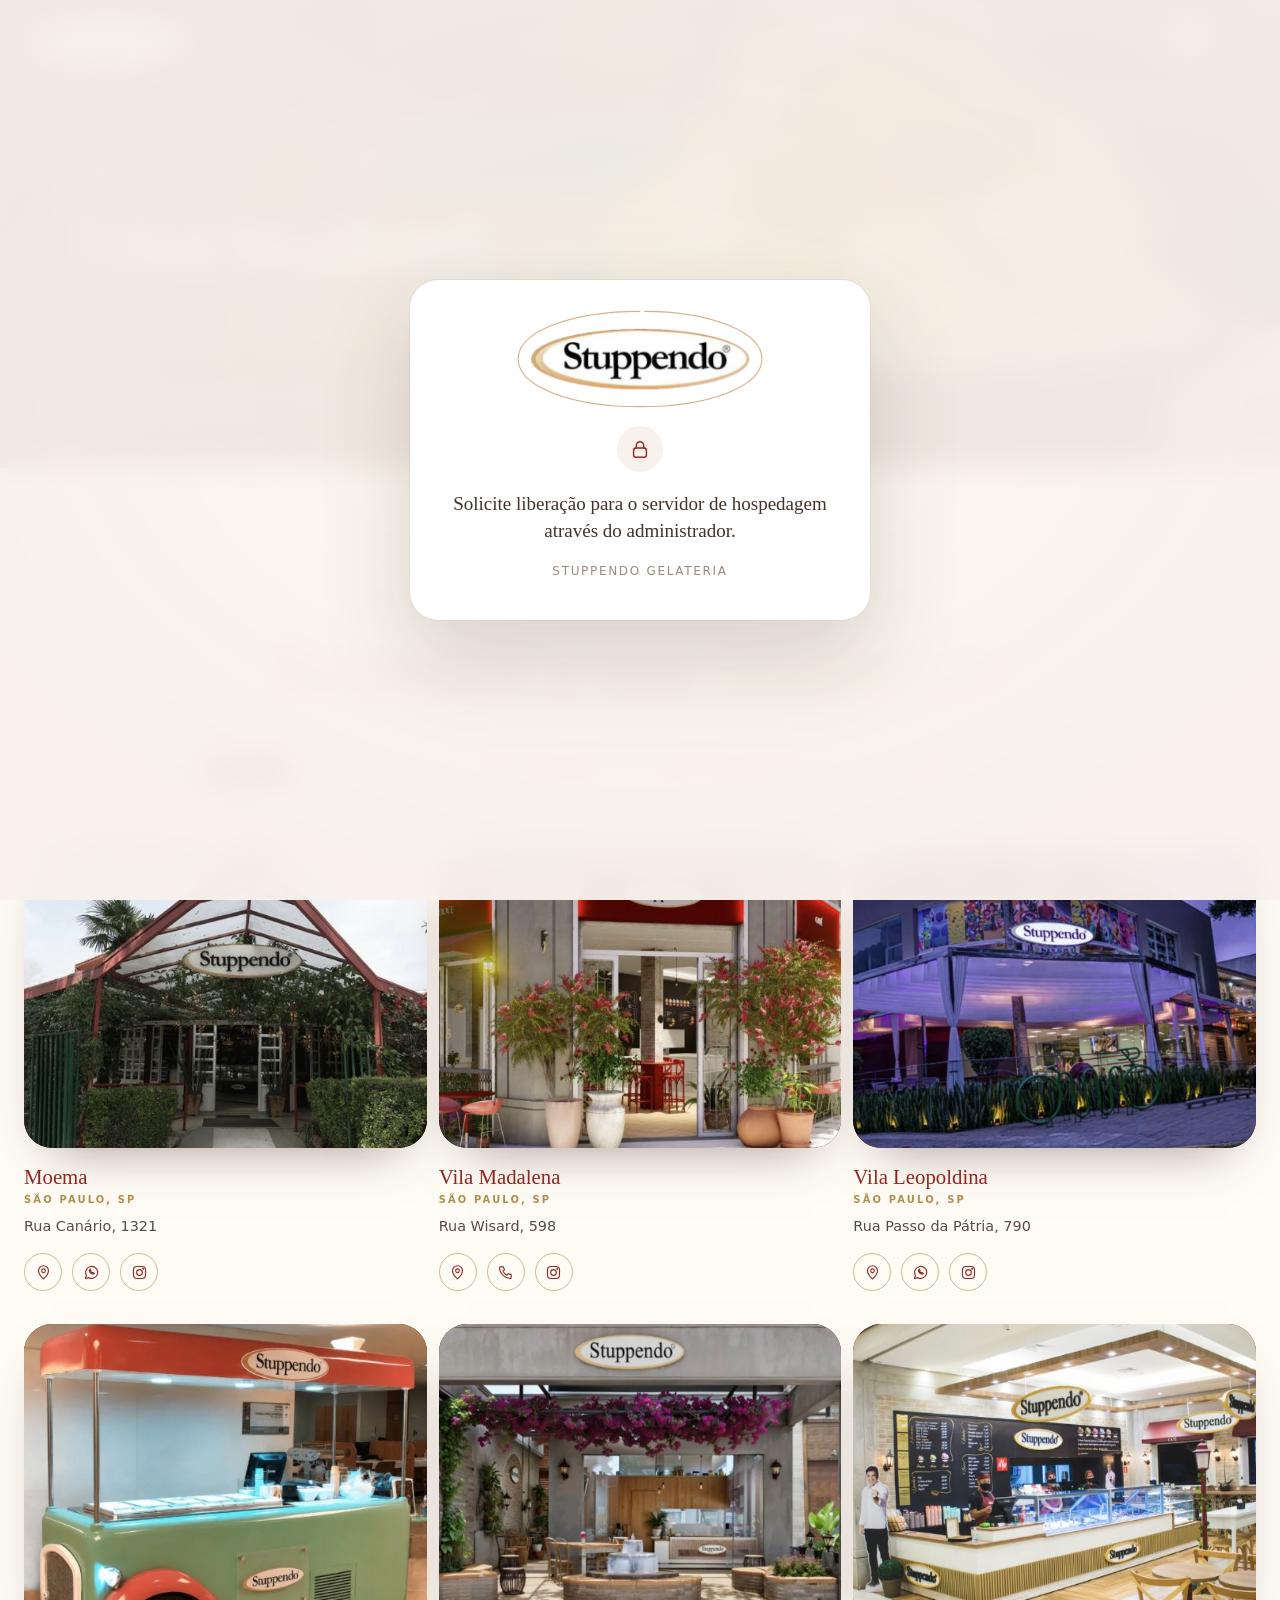
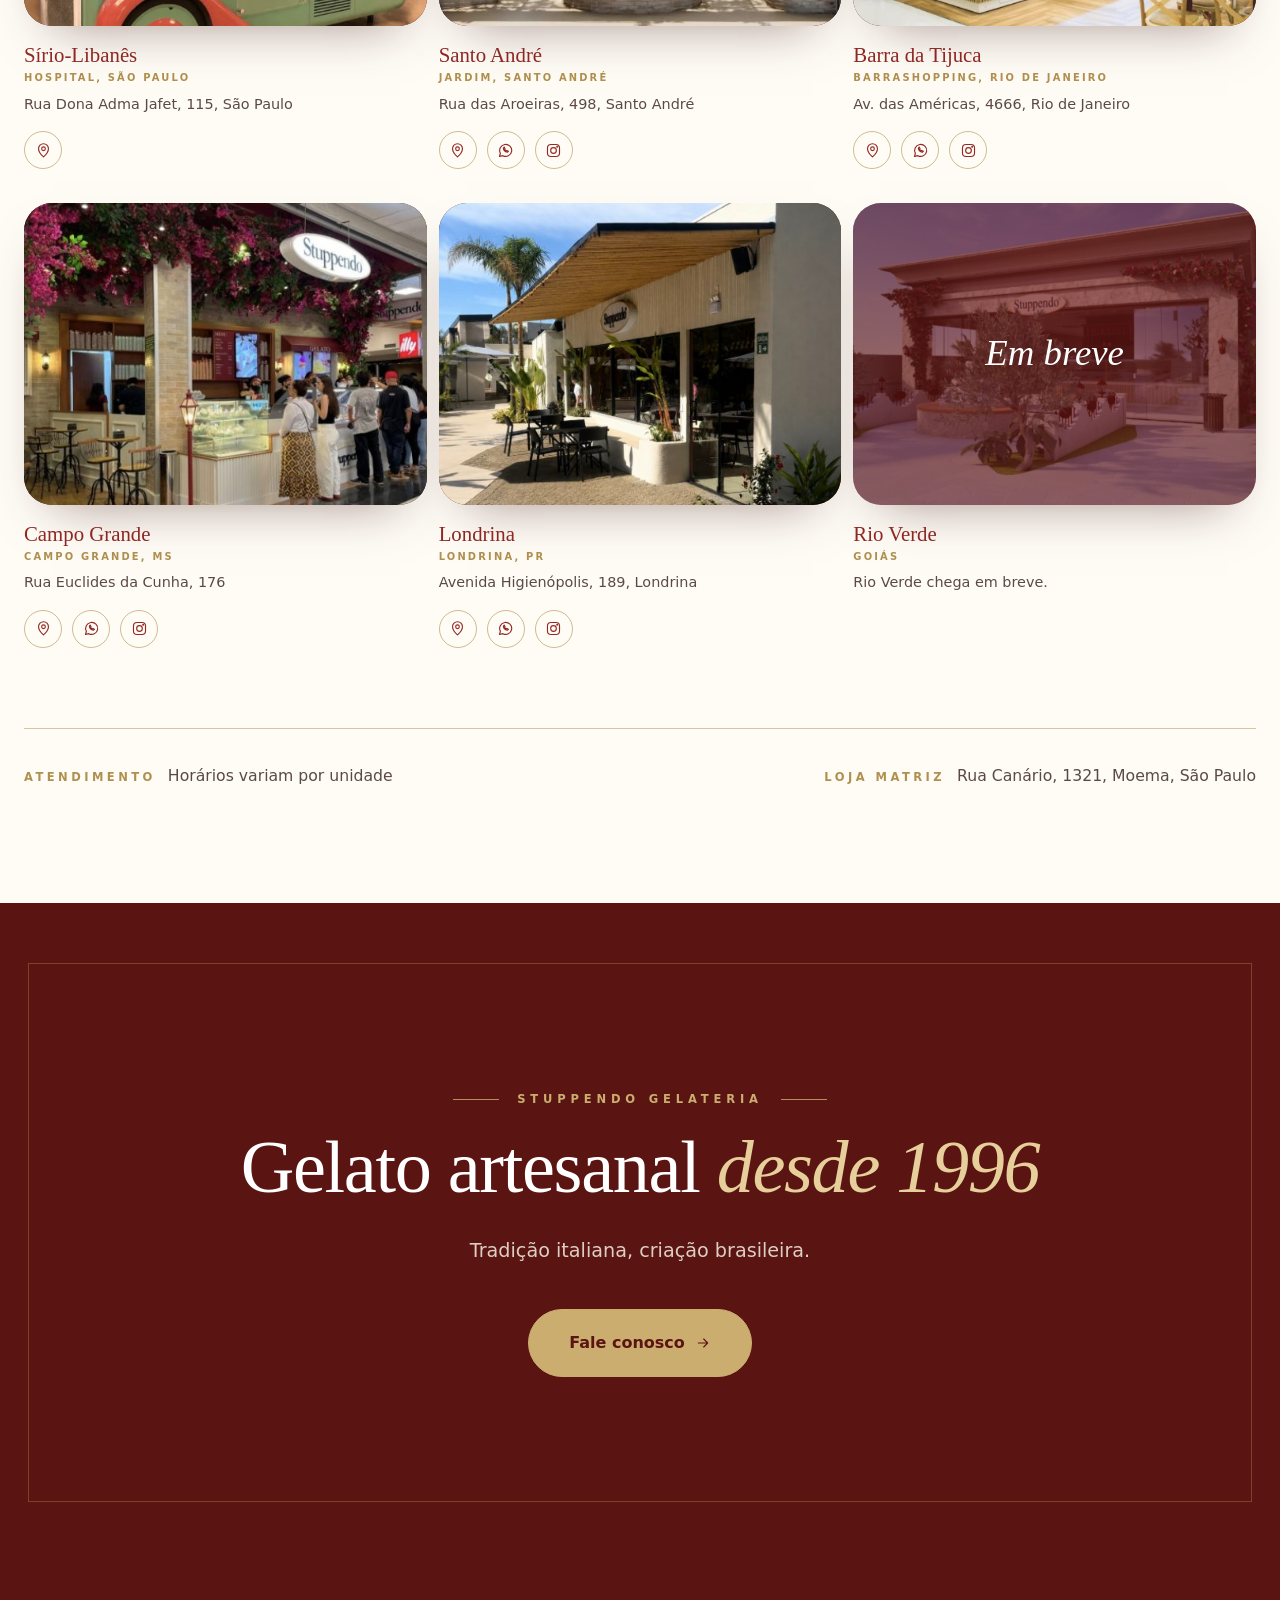
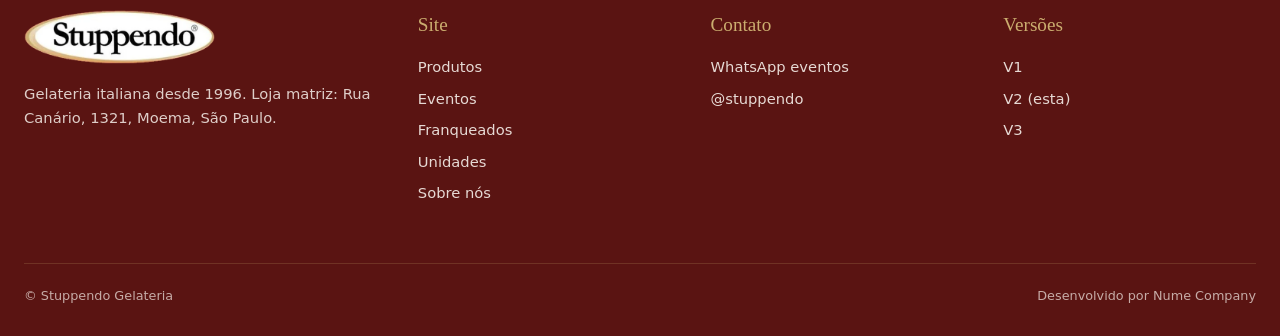
<file: site2/unidades.html>
<!doctype html>
<html lang="pt-BR"><head><meta charset="utf-8"><meta name="viewport" content="width=device-width,initial-scale=1">
<title>Unidades | Stuppendo Gelateria</title>
<meta name="description" content="Oito lojas Stuppendo em São Paulo, Rio de Janeiro, Mato Grosso do Sul e Paraná.">
<meta name="robots" content="noindex">
<link rel="stylesheet" href="base.css"><link rel="stylesheet" href="pages.css">
</head><body><div id="stpLock" role="dialog" aria-modal="true" aria-labelledby="stpLockTxt">
<style>
#stpLock{position:fixed;inset:0;z-index:99999;display:grid;place-items:center;padding:24px;background:radial-gradient(60% 60% at 50% 40%,rgba(252,249,239,.92),rgba(248,241,236,.97));-webkit-backdrop-filter:blur(14px);backdrop-filter:blur(14px);animation:lkbg .6s ease both}
#stpLock .lk-card{position:relative;width:min(460px,100%);padding:48px 36px 40px;border-radius:28px;background:#fff;text-align:center;box-shadow:0 40px 90px rgba(65,51,44,.18),0 0 0 1px rgba(65,51,44,.06);animation:lkin .9s cubic-bezier(.2,.8,.2,1) .1s both}
#stpLock .lk-logo{position:relative;display:inline-block;width:220px;margin:0 auto 28px;animation:lkfloat 4.5s ease-in-out 1.2s infinite}
#stpLock .lk-logo img{display:block;width:100%;height:auto;animation:lklogo 1.2s cubic-bezier(.2,.8,.2,1) .35s both}
#stpLock .lk-logo::after{content:"";position:absolute;inset:0;background:linear-gradient(105deg,transparent 35%,rgba(255,255,255,.8) 50%,transparent 65%);background-size:250% 100%;-webkit-mask:url(img/logo-oval.webp) center/contain no-repeat;mask:url(img/logo-oval.webp) center/contain no-repeat;animation:lkshine 3.2s ease-in-out 1.4s infinite}
#stpLock .lk-ring{position:absolute;left:50%;top:24px;width:280px;height:110px;transform:translateX(-50%);pointer-events:none}
#stpLock .lk-ring path{fill:none;stroke:#b4702f;stroke-width:1.2;stroke-linecap:round;stroke-dasharray:0 100;animation:lkdraw 1.8s cubic-bezier(.45,.05,.25,1) .7s forwards;opacity:.55}
#stpLock .lk-ic{width:46px;height:46px;margin:0 auto 18px;border-radius:50%;display:grid;place-items:center;background:#f8f1ec;color:#922925;animation:lkup .7s ease .9s both}
#stpLock .lk-ic svg{width:22px;height:22px}
#stpLock p{margin:0;font:400 19px/1.45 "Sorts Mill Goudy",Georgia,serif;color:#41332c;animation:lkup .7s ease 1.05s both}
#stpLock small{display:block;margin-top:18px;font:400 12px/1.4 -apple-system,system-ui,sans-serif;letter-spacing:.14em;text-transform:uppercase;color:#9a8a7e;animation:lkup .7s ease 1.2s both}
html.stp-locked,html.stp-locked body{overflow:hidden!important}
@keyframes lkbg{from{opacity:0}}
@keyframes lkin{from{opacity:0;transform:translateY(24px) scale(.96)}}
@keyframes lklogo{from{opacity:0;transform:scale(.8);filter:blur(6px)}}
@keyframes lkfloat{50%{transform:translateY(-6px)}}
@keyframes lkshine{0%{background-position:150% 0}60%,100%{background-position:-50% 0}}
@keyframes lkdraw{to{stroke-dasharray:100 0}}
@keyframes lkup{from{opacity:0;transform:translateY(10px)}}
@media (prefers-reduced-motion:reduce){#stpLock *{animation:none!important}#stpLock .lk-ring path{stroke-dasharray:none}}
.s3{font-size:clamp(46px,7.6vw,128px);line-height:1}
.s3.l2{font:400 clamp(16px,2.1vw,32px)/1.2 var(--f-body);letter-spacing:.34em;text-transform:uppercase;text-align:left;margin-top:-.2em;padding-left:.2em;color:var(--gold-d)}
.s3.l2 span{padding:.2em .3em .2em 0}
.vt3{padding-top:clamp(30px,4vw,60px);padding-bottom:clamp(30px,4vw,60px)}
@media(max-width:700px){.s3{font-size:clamp(44px,14vw,80px)}.s3.l2{font-size:clamp(13px,3.6vw,18px);letter-spacing:.26em;margin-top:-.1em}}
/* dual minimalista */
.dual{display:grid;grid-template-columns:1fr 1fr;gap:0;padding:clamp(70px,8vw,120px) max(24px,calc((100vw - var(--w))/2));background:var(--cream)}
.dual>.dc,.dual>.dc:first-child,.dual>.d2{background:transparent!important;color:var(--ink);border:0;border-radius:0;min-height:0;overflow:visible;padding:8px clamp(24px,4vw,64px);display:flex;flex-direction:column;align-items:flex-start;justify-content:flex-start;gap:0}
.dual>.dc:first-child{padding-left:0;border-right:1px solid rgba(176,144,79,.45)}
.dual>.d2{padding-right:0}
.dual .dn{font:400 .8rem/1 var(--f-body);letter-spacing:.2em;color:var(--gold-d);margin-bottom:26px}
.dual .small{color:var(--gold-d);letter-spacing:.2em;text-transform:uppercase;font-size:.72rem}
.dual h2.tt{color:var(--red);margin-top:14px;margin-bottom:34px;font-size:clamp(1.6rem,2.6vw,2.4rem);max-width:14em;letter-spacing:-.02em;line-height:1.08}
.dual .dsub{margin:14px 0 0;opacity:.7;font-size:.95rem;color:var(--ink)}
.dual .dl{margin-top:auto;font-size:.92rem;color:var(--red);border-bottom:1px solid var(--red);padding-bottom:4px;transition:.3s}
.dual .dl i{font-style:normal;display:inline-block;transition:transform .3s}
.dual .dl:hover{color:var(--gold-d);border-color:var(--gold-d)}.dual .dl:hover i{transform:translateX(5px)}
@media(max-width:700px){.dual{grid-template-columns:1fr;padding:56px 24px}.dual>.dc:first-child{border-right:0;border-bottom:1px solid rgba(176,144,79,.45);padding:0 0 40px}.dual>.d2{padding:40px 0 0}}
.hero h1{font-size:clamp(2rem,4.2vw,4.3rem)}
.uph:before,.uph:after,footer:before{display:none!important;content:none!important}
.lh:after,.cta:before,.duo:before,.duo:after,.phero:after{display:none!important;content:none!important}
</style>
<div class="lk-card">
<svg class="lk-ring" viewBox="0 0 290 120" aria-hidden="true"><path pathLength="100" d="M145 8C70 8 12 30 12 60s58 52 133 52 133-22 133-52S220 8 150 8"/></svg>
<div class="lk-logo"><img src="img/logo-oval.webp" alt="Stuppendo" width="499" height="141"></div>
<div class="lk-ic" aria-hidden="true"><svg viewBox="0 0 24 24"><rect x="5" y="11" width="14" height="10" rx="2.5" fill="none" stroke="currentColor" stroke-width="1.6"/><path d="M8 11V8a4 4 0 0 1 8 0v3" fill="none" stroke="currentColor" stroke-width="1.6" stroke-linecap="round"/></svg></div>
<p id="stpLockTxt">Solicite liberação para o servidor de hospedagem através do administrador.</p>
<small>Stuppendo Gelateria</small>
</div>
</div>
<script>(function(){var k='stp-acesso';try{if(/[?&]acesso=nume2026\b/.test(location.search))localStorage.setItem(k,'1');if(localStorage.getItem(k)==='1'){var l=document.getElementById('stpLock');l.parentNode.removeChild(l);return}}catch(e){}document.documentElement.classList.add('stp-locked');})();</script>
<header id="hd"><div class="wrap hd">
<a href="home"><img class="lg" src="img/logo-oval.webp" alt="Stuppendo"></a>
<nav id="nv"><a href="produtos">Produtos</a><a href="eventos">Eventos</a><a href="franqueados">Franqueados</a><a href="unidades" aria-current="page" style="color:var(--gold)">Unidades</a><a href="sobre">Sobre nós</a></nav>
<div class="hr"><div class="sw" title="Alternar versão do site"><a href="../">V1</a><span>V2</span><a href="v3">V3</a></div><button class="bg" id="bg" aria-label="Menu">☰</button></div>
</div></header>
<main>
<section class="lh bn"><img class="hbg" data-px="-.06" src="img/tres-copos-hd.webp" alt="" style="object-position:50% 62%"><div class="iw"><div class="bc" data-r><a href="home">Início</a> / <span>Unidades</span></div><h1 data-r style="--d:1">Uma Stuppendo <em>perto de você</em></h1><p data-r style="--d:2">Oito lojas abertas em São Paulo, Rio de Janeiro, Mato Grosso do Sul e Paraná. Rio Verde chega em breve.</p></div></section><section class="sc"><div class="wrap"><div class="hh c"><span class="eb2" data-r>Lojas</span><h2 class="dh" data-r style="--d:1">Encontre a sua <em>Stuppendo</em></h2></div><div class="chips" role="group" aria-label="Filtrar por estado"><button type="button" data-f="*" aria-pressed="true">Todas</button><button type="button" data-f="SP" aria-pressed="false">São Paulo</button><button type="button" data-f="RJ" aria-pressed="false">Rio de Janeiro</button><button type="button" data-f="MS" aria-pressed="false">Mato Grosso do Sul</button><button type="button" data-f="PR" aria-pressed="false">Paraná</button><button type="button" data-f="GO" aria-pressed="false">Goiás</button></div><div class="ug"><article class="uc" id="moema" data-st="SP" data-r style="--d:0"><div class="im"><img src="img/lojas/moema.jpg" alt="Unidade Stuppendo Moema" loading="lazy"></div><h3>Moema</h3><div class="ct">São Paulo, SP</div><div class="ad">Rua Canário, 1321</div><div class="ac"><a href="https://www.google.com/maps/search/?api=1&query=Rua%20Can%C3%A1rio%2C%201321%2C%20S%C3%A3o%20Paulo%2C%20SP" target="_blank" rel="noopener" aria-label="Como chegar" title="Como chegar"><svg viewBox="0 0 24 24" fill="none" stroke="currentColor" stroke-width="1.6" stroke-linecap="round" stroke-linejoin="round"><path d="M12 21s-7-6.2-7-11.5A7 7 0 0 1 19 9.5C19 14.8 12 21 12 21z"/><circle cx="12" cy="9.5" r="2.6"/></svg></a><a href="https://wa.me/551150932967" target="_blank" rel="noopener" aria-label="WhatsApp" title="WhatsApp"><svg viewBox="0 0 24 24" fill="none" stroke="currentColor" stroke-width="1.6" stroke-linecap="round" stroke-linejoin="round"><path d="M3.5 20.5l1.3-4.6A8.5 8.5 0 1 1 8.2 19.3z"/><path d="M9 8.6c.2 2.6 2.6 5.2 5.8 5.8l1.3-1.3-2.2-1.2-.9.7c-.9-.4-1.9-1.4-2.3-2.3l.7-.9-1.2-2.2z"/></svg></a><a href="https://instagram.com/stuppendo" target="_blank" rel="noopener" aria-label="Instagram" title="Instagram"><svg viewBox="0 0 24 24" fill="none" stroke="currentColor" stroke-width="1.6" stroke-linecap="round" stroke-linejoin="round"><rect x="3.5" y="3.5" width="17" height="17" rx="5"/><circle cx="12" cy="12" r="4"/><circle cx="17.2" cy="6.8" r=".6" fill="currentColor"/></svg></a></div></article><article class="uc" id="vila-madalena" data-st="SP" data-r style="--d:1"><div class="im"><img src="img/lojas/vila-madalena.jpg" alt="Unidade Stuppendo Vila Madalena" loading="lazy"></div><h3>Vila Madalena</h3><div class="ct">São Paulo, SP</div><div class="ad">Rua Wisard, 598</div><div class="ac"><a href="https://www.google.com/maps/search/?api=1&query=Rua%20Wisard%2C%20598%2C%20S%C3%A3o%20Paulo%2C%20SP" target="_blank" rel="noopener" aria-label="Como chegar" title="Como chegar"><svg viewBox="0 0 24 24" fill="none" stroke="currentColor" stroke-width="1.6" stroke-linecap="round" stroke-linejoin="round"><path d="M12 21s-7-6.2-7-11.5A7 7 0 0 1 19 9.5C19 14.8 12 21 12 21z"/><circle cx="12" cy="9.5" r="2.6"/></svg></a><a href="tel:+551125487483" aria-label="Ligar" title="Ligar"><svg viewBox="0 0 24 24" fill="none" stroke="currentColor" stroke-width="1.6" stroke-linecap="round" stroke-linejoin="round"><path d="M5 4h4l1.6 4.2-2.4 1.5a11 11 0 0 0 6.1 6.1l1.5-2.4L20 15v4a1.5 1.5 0 0 1-1.6 1.5C10.7 20 4 13.3 3.5 5.6A1.5 1.5 0 0 1 5 4z"/></svg></a><a href="https://instagram.com/stuppendovilamadalena" target="_blank" rel="noopener" aria-label="Instagram" title="Instagram"><svg viewBox="0 0 24 24" fill="none" stroke="currentColor" stroke-width="1.6" stroke-linecap="round" stroke-linejoin="round"><rect x="3.5" y="3.5" width="17" height="17" rx="5"/><circle cx="12" cy="12" r="4"/><circle cx="17.2" cy="6.8" r=".6" fill="currentColor"/></svg></a></div></article><article class="uc" id="vila-leopoldina" data-st="SP" data-r style="--d:2"><div class="im"><img src="img/lojas/vila-leopoldina.jpg" alt="Unidade Stuppendo Vila Leopoldina" loading="lazy"></div><h3>Vila Leopoldina</h3><div class="ct">São Paulo, SP</div><div class="ad">Rua Passo da Pátria, 790</div><div class="ac"><a href="https://www.google.com/maps/search/?api=1&query=Rua%20Passo%20da%20P%C3%A1tria%2C%20790%2C%20S%C3%A3o%20Paulo%2C%20SP" target="_blank" rel="noopener" aria-label="Como chegar" title="Como chegar"><svg viewBox="0 0 24 24" fill="none" stroke="currentColor" stroke-width="1.6" stroke-linecap="round" stroke-linejoin="round"><path d="M12 21s-7-6.2-7-11.5A7 7 0 0 1 19 9.5C19 14.8 12 21 12 21z"/><circle cx="12" cy="9.5" r="2.6"/></svg></a><a href="https://wa.me/5511986375928" target="_blank" rel="noopener" aria-label="WhatsApp" title="WhatsApp"><svg viewBox="0 0 24 24" fill="none" stroke="currentColor" stroke-width="1.6" stroke-linecap="round" stroke-linejoin="round"><path d="M3.5 20.5l1.3-4.6A8.5 8.5 0 1 1 8.2 19.3z"/><path d="M9 8.6c.2 2.6 2.6 5.2 5.8 5.8l1.3-1.3-2.2-1.2-.9.7c-.9-.4-1.9-1.4-2.3-2.3l.7-.9-1.2-2.2z"/></svg></a><a href="https://instagram.com/stuppendovilaleopoldina" target="_blank" rel="noopener" aria-label="Instagram" title="Instagram"><svg viewBox="0 0 24 24" fill="none" stroke="currentColor" stroke-width="1.6" stroke-linecap="round" stroke-linejoin="round"><rect x="3.5" y="3.5" width="17" height="17" rx="5"/><circle cx="12" cy="12" r="4"/><circle cx="17.2" cy="6.8" r=".6" fill="currentColor"/></svg></a></div></article><article class="uc" id="sirio" data-st="SP" data-r style="--d:0"><div class="im"><img src="img/lojas/sirio.jpg" alt="Unidade Stuppendo Sírio-Libanês" loading="lazy"></div><h3>Sírio-Libanês</h3><div class="ct">Hospital, São Paulo</div><div class="ad">Rua Dona Adma Jafet, 115, São Paulo</div><div class="ac"><a href="https://www.google.com/maps/search/?api=1&query=Rua%20Dona%20Adma%20Jafet%2C%20115%2C%20S%C3%A3o%20Paulo" target="_blank" rel="noopener" aria-label="Como chegar" title="Como chegar"><svg viewBox="0 0 24 24" fill="none" stroke="currentColor" stroke-width="1.6" stroke-linecap="round" stroke-linejoin="round"><path d="M12 21s-7-6.2-7-11.5A7 7 0 0 1 19 9.5C19 14.8 12 21 12 21z"/><circle cx="12" cy="9.5" r="2.6"/></svg></a></div></article><article class="uc" id="santo-andre" data-st="SP" data-r style="--d:1"><div class="im"><img src="img/lojas/santo-andre.jpg" alt="Unidade Stuppendo Santo André" loading="lazy"></div><h3>Santo André</h3><div class="ct">Jardim, Santo André</div><div class="ad">Rua das Aroeiras, 498, Santo André</div><div class="ac"><a href="https://www.google.com/maps/search/?api=1&query=Rua%20das%20Aroeiras%2C%20498%2C%20Santo%20Andr%C3%A9" target="_blank" rel="noopener" aria-label="Como chegar" title="Como chegar"><svg viewBox="0 0 24 24" fill="none" stroke="currentColor" stroke-width="1.6" stroke-linecap="round" stroke-linejoin="round"><path d="M12 21s-7-6.2-7-11.5A7 7 0 0 1 19 9.5C19 14.8 12 21 12 21z"/><circle cx="12" cy="9.5" r="2.6"/></svg></a><a href="https://wa.me/5511996367777" target="_blank" rel="noopener" aria-label="WhatsApp" title="WhatsApp"><svg viewBox="0 0 24 24" fill="none" stroke="currentColor" stroke-width="1.6" stroke-linecap="round" stroke-linejoin="round"><path d="M3.5 20.5l1.3-4.6A8.5 8.5 0 1 1 8.2 19.3z"/><path d="M9 8.6c.2 2.6 2.6 5.2 5.8 5.8l1.3-1.3-2.2-1.2-.9.7c-.9-.4-1.9-1.4-2.3-2.3l.7-.9-1.2-2.2z"/></svg></a><a href="https://instagram.com/stuppendo.santoandre" target="_blank" rel="noopener" aria-label="Instagram" title="Instagram"><svg viewBox="0 0 24 24" fill="none" stroke="currentColor" stroke-width="1.6" stroke-linecap="round" stroke-linejoin="round"><rect x="3.5" y="3.5" width="17" height="17" rx="5"/><circle cx="12" cy="12" r="4"/><circle cx="17.2" cy="6.8" r=".6" fill="currentColor"/></svg></a></div></article><article class="uc" id="barra" data-st="RJ" data-r style="--d:2"><div class="im"><img src="img/lojas/barra.jpg" alt="Unidade Stuppendo Barra da Tijuca" loading="lazy"></div><h3>Barra da Tijuca</h3><div class="ct">BarraShopping, Rio de Janeiro</div><div class="ad">Av. das Américas, 4666, Rio de Janeiro</div><div class="ac"><a href="https://www.google.com/maps/search/?api=1&query=Av.%20das%20Am%C3%A9ricas%2C%204666%2C%20Rio%20de%20Janeiro" target="_blank" rel="noopener" aria-label="Como chegar" title="Como chegar"><svg viewBox="0 0 24 24" fill="none" stroke="currentColor" stroke-width="1.6" stroke-linecap="round" stroke-linejoin="round"><path d="M12 21s-7-6.2-7-11.5A7 7 0 0 1 19 9.5C19 14.8 12 21 12 21z"/><circle cx="12" cy="9.5" r="2.6"/></svg></a><a href="https://wa.me/5521993957775" target="_blank" rel="noopener" aria-label="WhatsApp" title="WhatsApp"><svg viewBox="0 0 24 24" fill="none" stroke="currentColor" stroke-width="1.6" stroke-linecap="round" stroke-linejoin="round"><path d="M3.5 20.5l1.3-4.6A8.5 8.5 0 1 1 8.2 19.3z"/><path d="M9 8.6c.2 2.6 2.6 5.2 5.8 5.8l1.3-1.3-2.2-1.2-.9.7c-.9-.4-1.9-1.4-2.3-2.3l.7-.9-1.2-2.2z"/></svg></a><a href="https://instagram.com/stuppendorio" target="_blank" rel="noopener" aria-label="Instagram" title="Instagram"><svg viewBox="0 0 24 24" fill="none" stroke="currentColor" stroke-width="1.6" stroke-linecap="round" stroke-linejoin="round"><rect x="3.5" y="3.5" width="17" height="17" rx="5"/><circle cx="12" cy="12" r="4"/><circle cx="17.2" cy="6.8" r=".6" fill="currentColor"/></svg></a></div></article><article class="uc" id="campo-grande" data-st="MS" data-r style="--d:0"><div class="im"><img src="img/lojas/campo-grande.jpg" alt="Unidade Stuppendo Campo Grande" loading="lazy"></div><h3>Campo Grande</h3><div class="ct">Campo Grande, MS</div><div class="ad">Rua Euclides da Cunha, 176</div><div class="ac"><a href="https://www.google.com/maps/search/?api=1&query=Rua%20Euclides%20da%20Cunha%2C%20176%2C%20Campo%20Grande%2C%20MS" target="_blank" rel="noopener" aria-label="Como chegar" title="Como chegar"><svg viewBox="0 0 24 24" fill="none" stroke="currentColor" stroke-width="1.6" stroke-linecap="round" stroke-linejoin="round"><path d="M12 21s-7-6.2-7-11.5A7 7 0 0 1 19 9.5C19 14.8 12 21 12 21z"/><circle cx="12" cy="9.5" r="2.6"/></svg></a><a href="https://wa.me/5567991753654" target="_blank" rel="noopener" aria-label="WhatsApp" title="WhatsApp"><svg viewBox="0 0 24 24" fill="none" stroke="currentColor" stroke-width="1.6" stroke-linecap="round" stroke-linejoin="round"><path d="M3.5 20.5l1.3-4.6A8.5 8.5 0 1 1 8.2 19.3z"/><path d="M9 8.6c.2 2.6 2.6 5.2 5.8 5.8l1.3-1.3-2.2-1.2-.9.7c-.9-.4-1.9-1.4-2.3-2.3l.7-.9-1.2-2.2z"/></svg></a><a href="https://instagram.com/stuppendocampogrande" target="_blank" rel="noopener" aria-label="Instagram" title="Instagram"><svg viewBox="0 0 24 24" fill="none" stroke="currentColor" stroke-width="1.6" stroke-linecap="round" stroke-linejoin="round"><rect x="3.5" y="3.5" width="17" height="17" rx="5"/><circle cx="12" cy="12" r="4"/><circle cx="17.2" cy="6.8" r=".6" fill="currentColor"/></svg></a></div></article><article class="uc" id="londrina" data-st="PR" data-r style="--d:1"><div class="im"><img src="img/lojas/londrina.jpg" alt="Unidade Stuppendo Londrina" loading="lazy"></div><h3>Londrina</h3><div class="ct">Londrina, PR</div><div class="ad">Avenida Higienópolis, 189, Londrina</div><div class="ac"><a href="https://www.google.com/maps/search/?api=1&query=Avenida%20Higien%C3%B3polis%2C%20189%2C%20Londrina" target="_blank" rel="noopener" aria-label="Como chegar" title="Como chegar"><svg viewBox="0 0 24 24" fill="none" stroke="currentColor" stroke-width="1.6" stroke-linecap="round" stroke-linejoin="round"><path d="M12 21s-7-6.2-7-11.5A7 7 0 0 1 19 9.5C19 14.8 12 21 12 21z"/><circle cx="12" cy="9.5" r="2.6"/></svg></a><a href="https://wa.me/5543991059895" target="_blank" rel="noopener" aria-label="WhatsApp" title="WhatsApp"><svg viewBox="0 0 24 24" fill="none" stroke="currentColor" stroke-width="1.6" stroke-linecap="round" stroke-linejoin="round"><path d="M3.5 20.5l1.3-4.6A8.5 8.5 0 1 1 8.2 19.3z"/><path d="M9 8.6c.2 2.6 2.6 5.2 5.8 5.8l1.3-1.3-2.2-1.2-.9.7c-.9-.4-1.9-1.4-2.3-2.3l.7-.9-1.2-2.2z"/></svg></a><a href="https://instagram.com/stuppendolondrina" target="_blank" rel="noopener" aria-label="Instagram" title="Instagram"><svg viewBox="0 0 24 24" fill="none" stroke="currentColor" stroke-width="1.6" stroke-linecap="round" stroke-linejoin="round"><rect x="3.5" y="3.5" width="17" height="17" rx="5"/><circle cx="12" cy="12" r="4"/><circle cx="17.2" cy="6.8" r=".6" fill="currentColor"/></svg></a></div></article><article class="uc soon" id="rio-verde" data-st="GO" data-r style="--d:2"><div class="im"><img src="img/lojas/rio-verde.jpg" alt="Futura unidade Stuppendo em Rio Verde" loading="lazy"><b>Em breve</b></div><h3>Rio Verde</h3><div class="ct">Goiás</div><div class="ad">Rio Verde chega em breve.</div></article></div><div class="note" data-r><div><b>Atendimento</b>Horários variam por unidade</div><div><b>Loja matriz</b>Rua Canário, 1321, Moema, São Paulo</div></div></div></section><section class="cta"><div class="wrap"><span class="eb" data-r>Stuppendo Gelateria</span><h2 class="dh" data-r style="--d:1">Gelato artesanal <em>desde 1996</em></h2><p class="lead" data-r style="--d:2">Tradição italiana, criação brasileira.</p><a class="btn g" data-r style="--d:3" href="https://wa.me/551150932967" target="_blank" rel="noopener">Fale conosco <svg viewBox="0 0 24 24" width="16" height="16" aria-hidden="true"><path d="M5 12h14M13 6l6 6-6 6" stroke="currentColor" stroke-width="1.6" fill="none" stroke-linecap="round" stroke-linejoin="round"/></svg></a></div></section>
</main>
<footer><div class="wrap"><div class="fg">
<div><img src="img/logo-oval.webp" alt="Stuppendo"><p>Gelateria italiana desde 1996. Loja matriz: Rua Canário, 1321, Moema, São Paulo.</p></div>
<div><h4>Site</h4><ul><li><a href="produtos">Produtos</a></li><li><a href="eventos">Eventos</a></li><li><a href="franqueados">Franqueados</a></li><li><a href="unidades">Unidades</a></li><li><a href="sobre">Sobre nós</a></li></ul></div>
<div><h4>Contato</h4><ul><li><a href="https://wa.me/551150932967" target="_blank" rel="noopener">WhatsApp eventos</a></li><li><a href="https://instagram.com/stuppendo" target="_blank" rel="noopener">@stuppendo</a></li></ul></div>
<div><h4>Versões</h4><ul><li><a href="../">V1</a></li><li>V2 (esta)</li><li><a href="v3">V3</a></li></ul></div>
</div><div class="cp"><span>© Stuppendo Gelateria</span><span>Desenvolvido por Nume Company</span></div></div></footer>
<script src="site.js"></script><script src="zoom.js"></script>
</body></html>
</file>
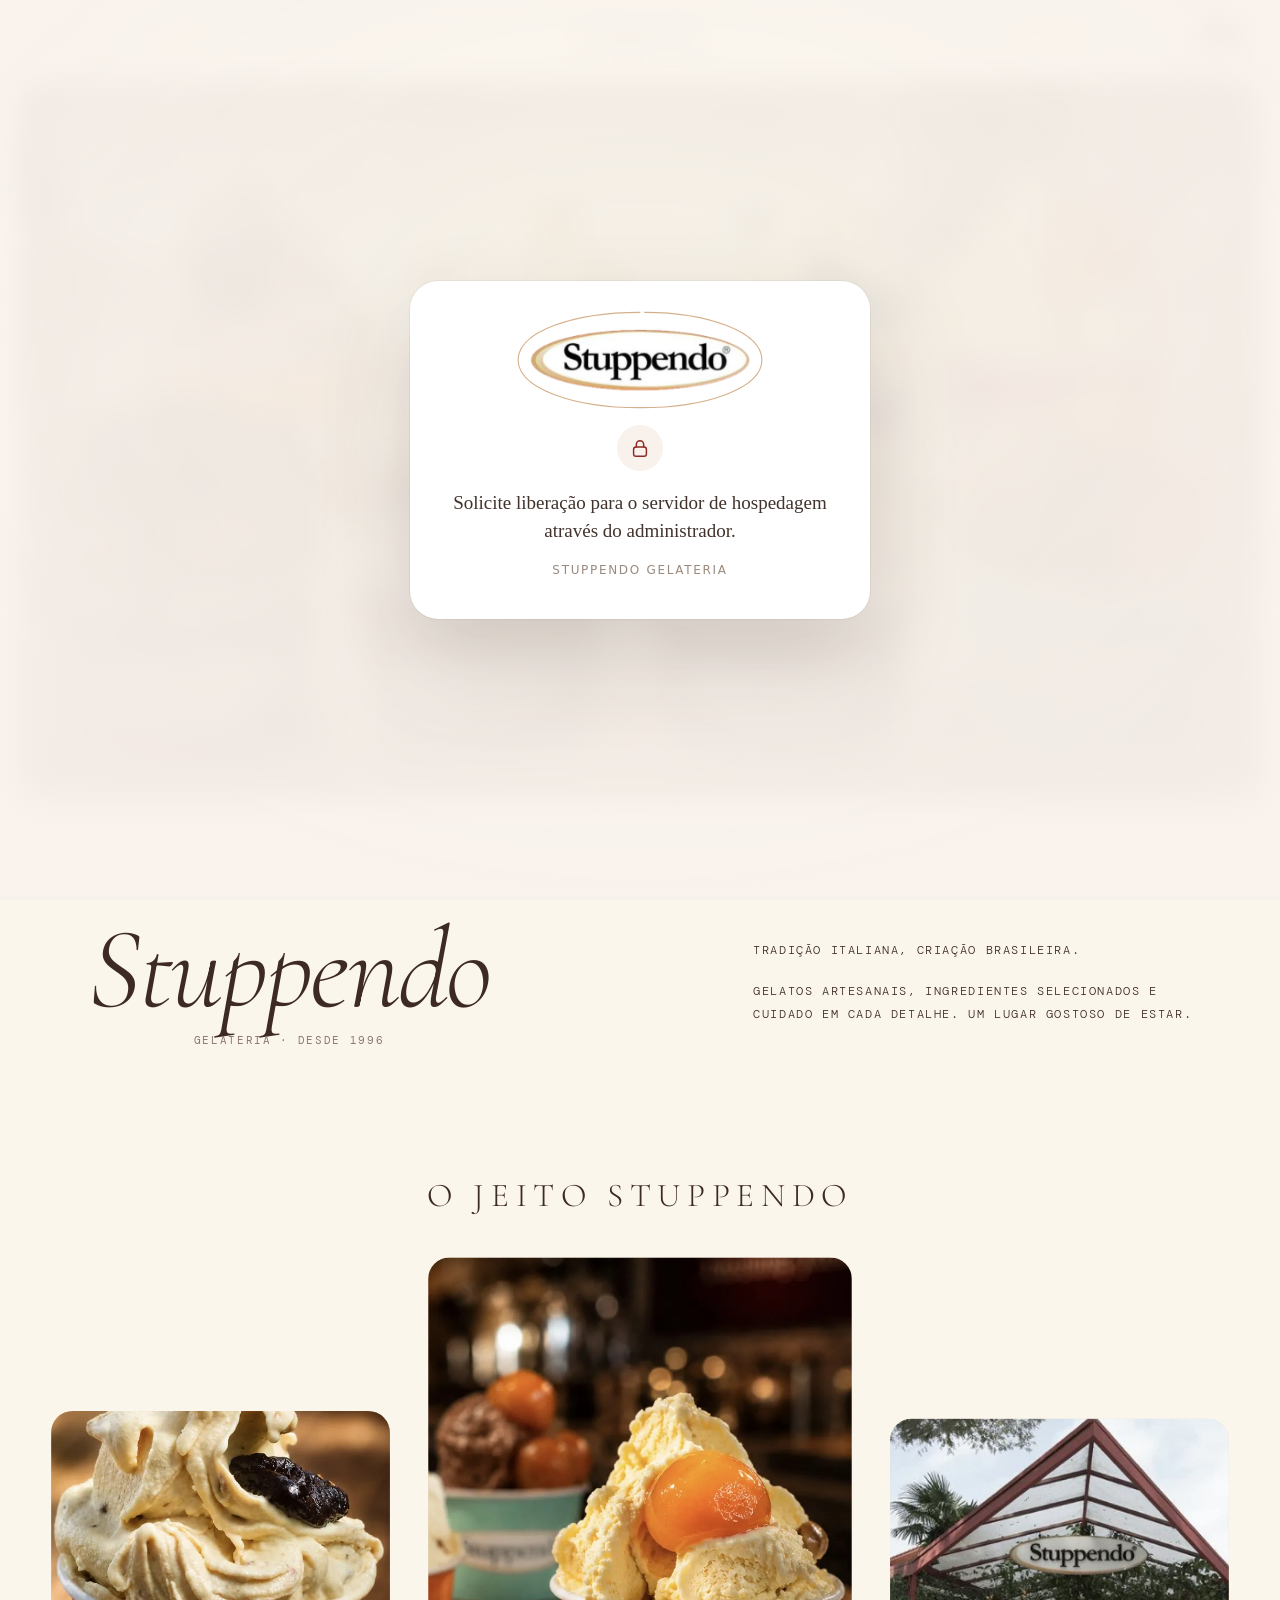
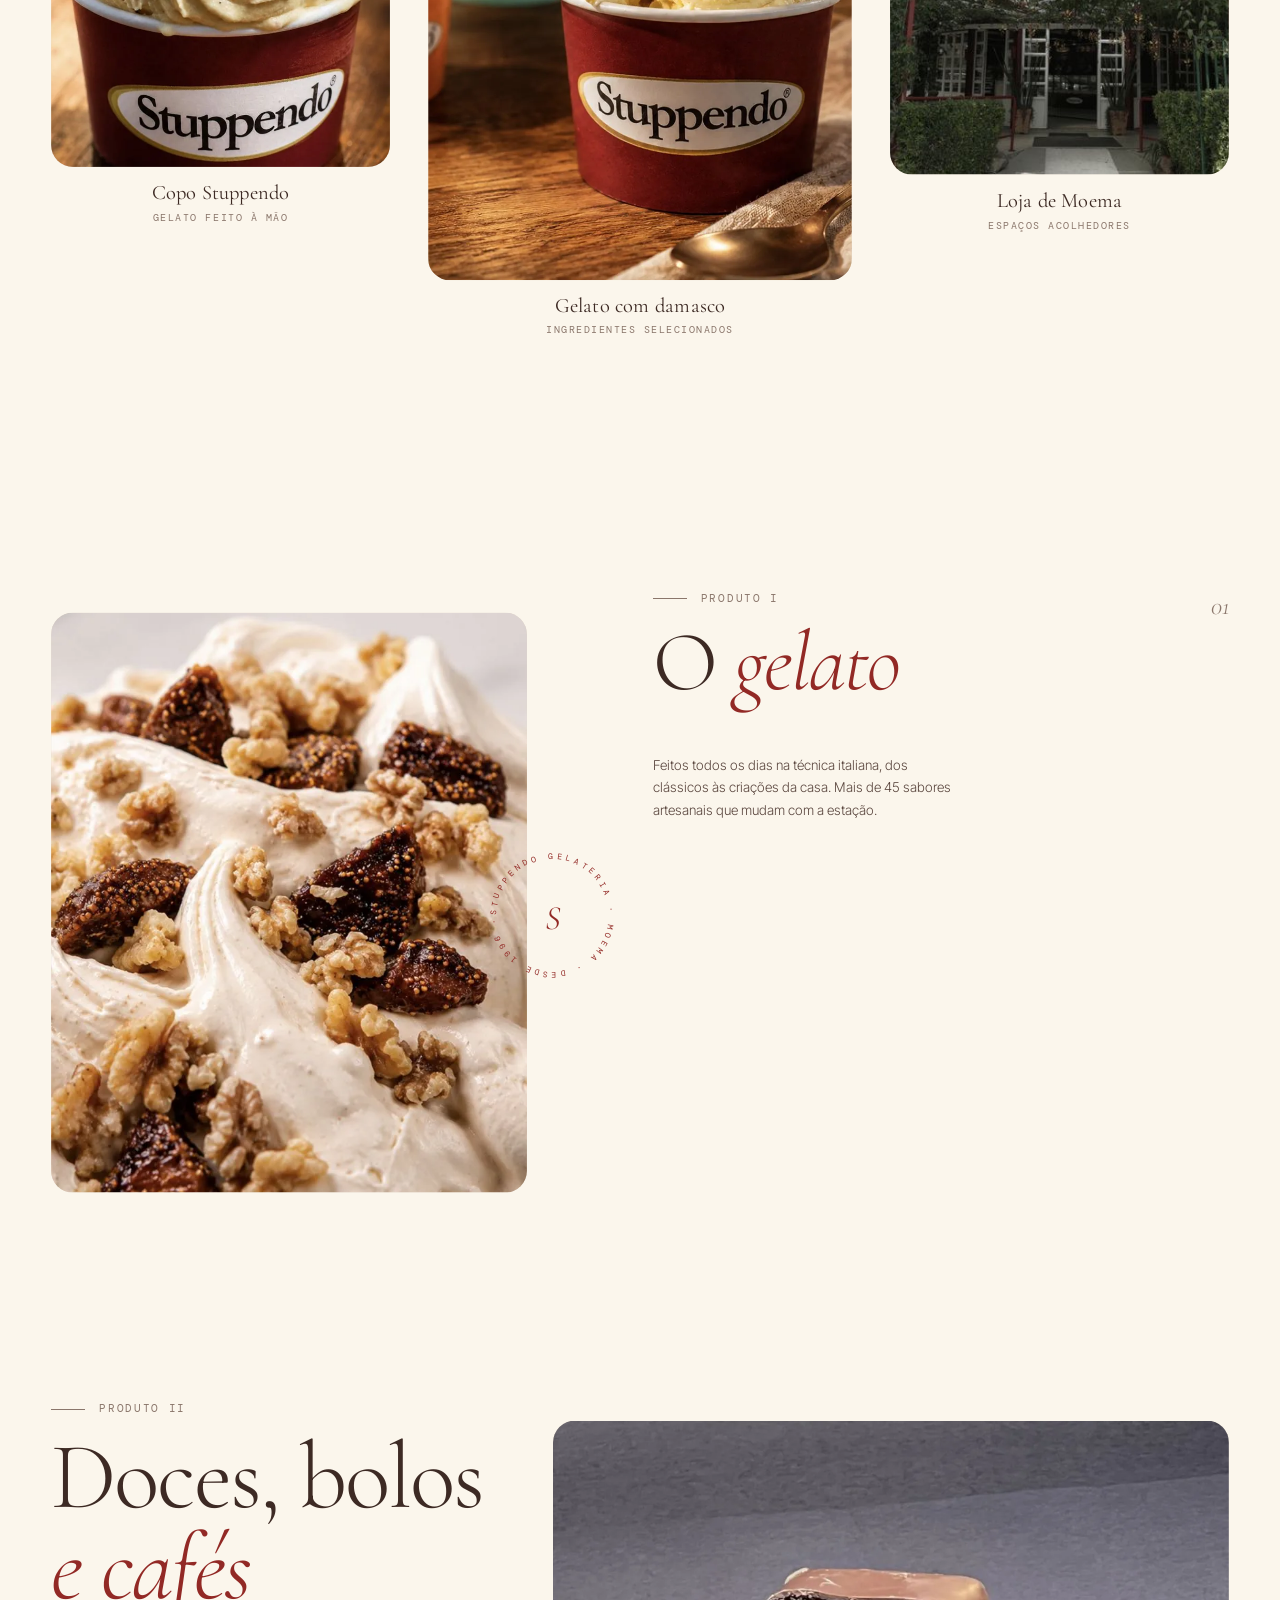
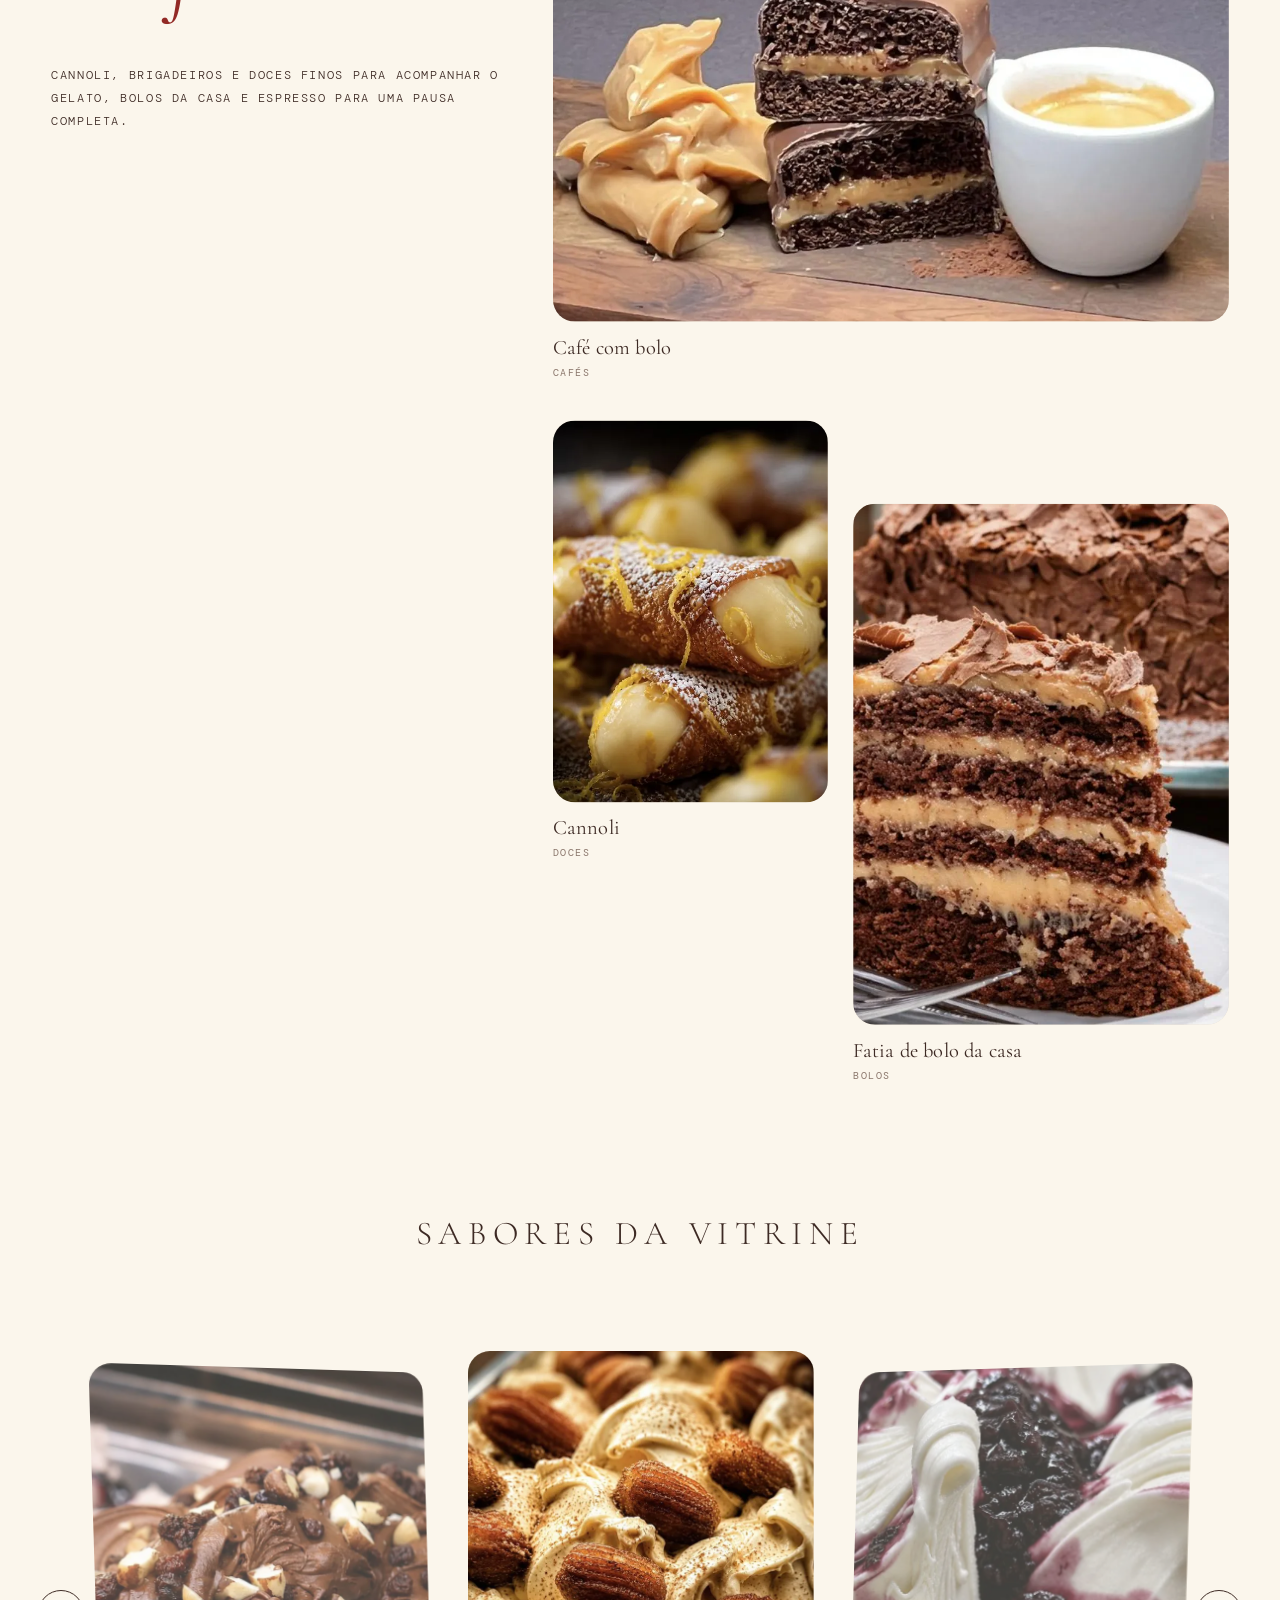
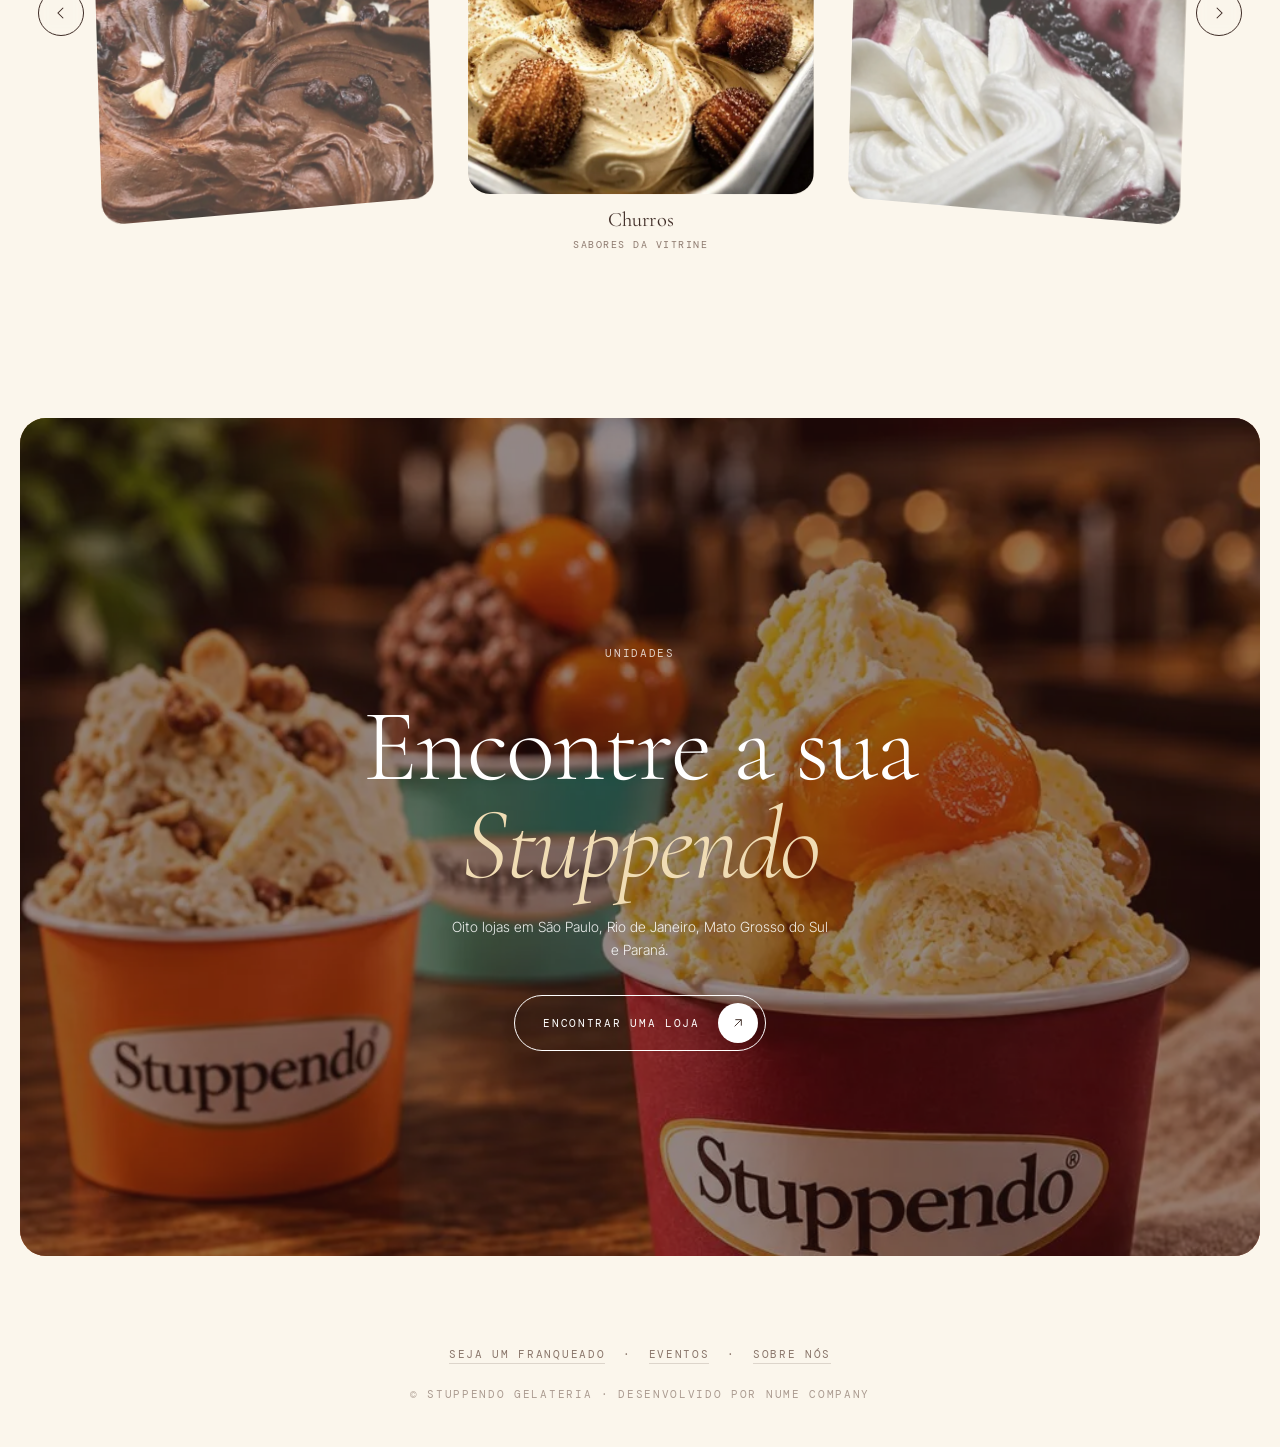
<file: site2/v3.html>
<!doctype html>
<html lang="pt-BR">
<head>
<meta charset="utf-8">
<meta name="viewport" content="width=device-width, initial-scale=1">
<title>Stuppendo Gelateria | V3</title>
<meta name="description" content="Gelato artesanal italiano desde 1996. Oito lojas em São Paulo, Rio de Janeiro, Mato Grosso do Sul e Paraná.">
<meta name="robots" content="noindex">
<link rel="preconnect" href="https://fonts.googleapis.com">
<link rel="preconnect" href="https://fonts.gstatic.com" crossorigin>
<link rel="stylesheet" href="https://fonts.googleapis.com/css2?family=Cormorant+Garamond:ital,wght@0,300;0,400;1,300;1,400&family=DM+Mono:wght@300;400&family=Inter+Tight:wght@300;400&display=swap">
<link rel="stylesheet" href="v3.css">
</head>
<body><div id="stpLock" role="dialog" aria-modal="true" aria-labelledby="stpLockTxt">
<style>
#stpLock{position:fixed;inset:0;z-index:99999;display:grid;place-items:center;padding:24px;background:radial-gradient(60% 60% at 50% 40%,rgba(252,249,239,.92),rgba(248,241,236,.97));-webkit-backdrop-filter:blur(14px);backdrop-filter:blur(14px);animation:lkbg .6s ease both}
#stpLock .lk-card{position:relative;width:min(460px,100%);padding:48px 36px 40px;border-radius:28px;background:#fff;text-align:center;box-shadow:0 40px 90px rgba(65,51,44,.18),0 0 0 1px rgba(65,51,44,.06);animation:lkin .9s cubic-bezier(.2,.8,.2,1) .1s both}
#stpLock .lk-logo{position:relative;display:inline-block;width:220px;margin:0 auto 28px;animation:lkfloat 4.5s ease-in-out 1.2s infinite}
#stpLock .lk-logo img{display:block;width:100%;height:auto;animation:lklogo 1.2s cubic-bezier(.2,.8,.2,1) .35s both}
#stpLock .lk-logo::after{content:"";position:absolute;inset:0;background:linear-gradient(105deg,transparent 35%,rgba(255,255,255,.8) 50%,transparent 65%);background-size:250% 100%;-webkit-mask:url(img/logo-oval.webp) center/contain no-repeat;mask:url(img/logo-oval.webp) center/contain no-repeat;animation:lkshine 3.2s ease-in-out 1.4s infinite}
#stpLock .lk-ring{position:absolute;left:50%;top:24px;width:280px;height:110px;transform:translateX(-50%);pointer-events:none}
#stpLock .lk-ring path{fill:none;stroke:#b4702f;stroke-width:1.2;stroke-linecap:round;stroke-dasharray:0 100;animation:lkdraw 1.8s cubic-bezier(.45,.05,.25,1) .7s forwards;opacity:.55}
#stpLock .lk-ic{width:46px;height:46px;margin:0 auto 18px;border-radius:50%;display:grid;place-items:center;background:#f8f1ec;color:#922925;animation:lkup .7s ease .9s both}
#stpLock .lk-ic svg{width:22px;height:22px}
#stpLock p{margin:0;font:400 19px/1.45 "Sorts Mill Goudy",Georgia,serif;color:#41332c;animation:lkup .7s ease 1.05s both}
#stpLock small{display:block;margin-top:18px;font:400 12px/1.4 -apple-system,system-ui,sans-serif;letter-spacing:.14em;text-transform:uppercase;color:#9a8a7e;animation:lkup .7s ease 1.2s both}
html.stp-locked,html.stp-locked body{overflow:hidden!important}
@keyframes lkbg{from{opacity:0}}
@keyframes lkin{from{opacity:0;transform:translateY(24px) scale(.96)}}
@keyframes lklogo{from{opacity:0;transform:scale(.8);filter:blur(6px)}}
@keyframes lkfloat{50%{transform:translateY(-6px)}}
@keyframes lkshine{0%{background-position:150% 0}60%,100%{background-position:-50% 0}}
@keyframes lkdraw{to{stroke-dasharray:100 0}}
@keyframes lkup{from{opacity:0;transform:translateY(10px)}}
@media (prefers-reduced-motion:reduce){#stpLock *{animation:none!important}#stpLock .lk-ring path{stroke-dasharray:none}}
.s3{font-size:clamp(46px,7.6vw,128px);line-height:1}
.s3.l2{font:400 clamp(16px,2.1vw,32px)/1.2 var(--f-body);letter-spacing:.34em;text-transform:uppercase;text-align:left;margin-top:-.2em;padding-left:.2em;color:var(--gold-d)}
.s3.l2 span{padding:.2em .3em .2em 0}
.vt3{padding-top:clamp(30px,4vw,60px);padding-bottom:clamp(30px,4vw,60px)}
@media(max-width:700px){.s3{font-size:clamp(44px,14vw,80px)}.s3.l2{font-size:clamp(13px,3.6vw,18px);letter-spacing:.26em;margin-top:-.1em}}
/* dual minimalista */
.dual{display:grid;grid-template-columns:1fr 1fr;gap:0;padding:clamp(70px,8vw,120px) max(24px,calc((100vw - var(--w))/2));background:var(--cream)}
.dual>.dc,.dual>.dc:first-child,.dual>.d2{background:transparent!important;color:var(--ink);border:0;border-radius:0;min-height:0;overflow:visible;padding:8px clamp(24px,4vw,64px);display:flex;flex-direction:column;align-items:flex-start;justify-content:flex-start;gap:0}
.dual>.dc:first-child{padding-left:0;border-right:1px solid rgba(176,144,79,.45)}
.dual>.d2{padding-right:0}
.dual .dn{font:400 .8rem/1 var(--f-body);letter-spacing:.2em;color:var(--gold-d);margin-bottom:26px}
.dual .small{color:var(--gold-d);letter-spacing:.2em;text-transform:uppercase;font-size:.72rem}
.dual h2.tt{color:var(--red);margin-top:14px;margin-bottom:34px;font-size:clamp(1.6rem,2.6vw,2.4rem);max-width:14em;letter-spacing:-.02em;line-height:1.08}
.dual .dsub{margin:14px 0 0;opacity:.7;font-size:.95rem;color:var(--ink)}
.dual .dl{margin-top:auto;font-size:.92rem;color:var(--red);border-bottom:1px solid var(--red);padding-bottom:4px;transition:.3s}
.dual .dl i{font-style:normal;display:inline-block;transition:transform .3s}
.dual .dl:hover{color:var(--gold-d);border-color:var(--gold-d)}.dual .dl:hover i{transform:translateX(5px)}
@media(max-width:700px){.dual{grid-template-columns:1fr;padding:56px 24px}.dual>.dc:first-child{border-right:0;border-bottom:1px solid rgba(176,144,79,.45);padding:0 0 40px}.dual>.d2{padding:40px 0 0}}
.hero h1{font-size:clamp(2rem,4.2vw,4.3rem)}
.uph:before,.uph:after,footer:before{display:none!important;content:none!important}
.lh:after,.cta:before,.duo:before,.duo:after,.phero:after{display:none!important;content:none!important}
</style>
<div class="lk-card">
<svg class="lk-ring" viewBox="0 0 290 120" aria-hidden="true"><path pathLength="100" d="M145 8C70 8 12 30 12 60s58 52 133 52 133-22 133-52S220 8 150 8"/></svg>
<div class="lk-logo"><img src="img/logo-oval.webp" alt="Stuppendo" width="499" height="141"></div>
<div class="lk-ic" aria-hidden="true"><svg viewBox="0 0 24 24"><rect x="5" y="11" width="14" height="10" rx="2.5" fill="none" stroke="currentColor" stroke-width="1.6"/><path d="M8 11V8a4 4 0 0 1 8 0v3" fill="none" stroke="currentColor" stroke-width="1.6" stroke-linecap="round"/></svg></div>
<p id="stpLockTxt">Solicite liberação para o servidor de hospedagem através do administrador.</p>
<small>Stuppendo Gelateria</small>
</div>
</div>
<script>(function(){var k='stp-acesso';try{if(/[?&]acesso=nume2026\b/.test(location.search))localStorage.setItem(k,'1');if(localStorage.getItem(k)==='1'){var l=document.getElementById('stpLock');l.parentNode.removeChild(l);return}}catch(e){}document.documentElement.classList.add('stp-locked');})();</script>
<header class="hd" id="hd">
  <nav aria-label="Principal"><a class="x" href="produtos">Produtos</a><a class="x" href="eventos">Eventos</a></nav>
  <a class="lg" href="v3" aria-label="Stuppendo"><img src="img/logo-oval.webp" alt="Stuppendo"></a>
  <nav class="r" aria-label="Lojas"><a class="x" href="unidades">Unidades</a><span class="vs3"><a href="../">V1</a><a href="home">V2</a><a class="on" href="v3">V3</a></span></nav>
</header>
<main>
<section class="hero">
  <div class="hb"><div class="im" data-src="img/banner-copos.webp" data-pos="50% 55%" style="--c:#b9856f"></div></div>
  <div>
    <p class="mono">Stuppendo Gelateria · Moema</p>
    <h1 aria-label="Feito à mão"><span style="--i:0">Feito</span><span style="--i:1">à mão</span></h1>
    <p class="sub">Gelato artesanal todos os dias, com ingredientes selecionados.</p>
  </div>
  <span class="vt mono">Desde 1996 · São Paulo</span>
  <i class="sc" aria-hidden="true"></i>
</section>
<section class="sec" style="padding-bottom:clamp(40px,6vw,90px)">
  <div class="duo" style="align-items:center">
    <div class="rv" style="grid-column:1/6;text-align:center"><p class="ti" style="font-size:clamp(60px,9vw,140px);font-style:italic">Stuppendo</p><p class="mono" style="margin-top:6px;color:var(--mut)">Gelateria · desde 1996</p></div>
    <div class="lead rv" style="grid-column:8/13" data-d=".15"><p>Tradição italiana, criação brasileira.</p><p>Gelatos artesanais, ingredientes selecionados e cuidado em cada detalhe. Um lugar gostoso de estar.</p></div>
  </div>
</section>
<section class="sec" style="padding-top:clamp(30px,4vw,60px)">
  <h2 class="hs rv">O jeito Stuppendo</h2>
  <div class="tri">
    <div data-fig="0" data-r=".95" class="c" data-p="40"></div>
    <div data-fig="1" data-r=".68" class="c" data-p="-30"></div>
    <div data-fig="2" data-r=".95" class="c" data-p="50"></div>
  </div>
</section>
<section class="sec" id="gelatos">
  <div class="ch">
    <div class="a"><div data-fig="3" data-r=".82" data-cap="0" data-p="30"></div></div>
    <i class="seal" id="s1" data-t="Stuppendo Gelateria · Moema · desde 1996 · " style="left:calc(41.7% - 60px);top:44%"></i>
    <div class="b">
      <div class="hd2"><div><p class="kk mono rv">Produto I</p><h2 class="ti rv" style="margin-top:14px">O <em>gelato</em></h2></div><span class="no rv">01</span></div>
      <p class="tx rv">Feitos todos os dias na técnica italiana, dos clássicos às criações da casa. Mais de 45 sabores artesanais que mudam com a estação.</p>
    </div>
  </div>
</section>
<section class="sec" id="mesa">
  <div class="duo">
    <div class="t"><p class="kk mono rv">Produto II</p><h2 class="ti rv" style="margin-top:14px">Doces, bolos <em>e cafés</em></h2>
      <div class="lead rv"><p>Cannoli, brigadeiros e doces finos para acompanhar o gelato, bolos da casa e espresso para uma pausa completa.</p></div></div>
    <div class="p1" data-fig="4" data-r="1.35" data-p="24"></div>
    <div class="p2" data-fig="5" data-r=".72" data-p="-20"></div>
    <div class="p3" data-fig="6" data-r=".72" data-p="36"></div>
  </div>
</section>
<section class="sec" style="padding-left:0;padding-right:0;padding-top:20px;overflow:hidden">
  <h2 class="hs rv">Sabores da vitrine</h2>
  <div class="crw" data-cr="7,8,9,10,11,12,13"></div>
</section>
<section class="band">
  <div class="hb" data-p="40"><div class="im" data-src="img/tres-copos-hd.webp" data-pos="50% 62%" style="--c:#a56a58"></div></div>
  <div>
    <p class="mono rv" style="opacity:.85">Unidades</p>
    <h2 class="ti rv" style="margin-top:12px">Encontre a sua<br><em>Stuppendo</em></h2>
    <p class="rv">Oito lojas em São Paulo, Rio de Janeiro, Mato Grosso do Sul e Paraná.</p>
    <a class="btn rv" href="unidades">Encontrar uma loja <span><svg viewBox="0 0 24 24" fill="none" stroke="currentColor" stroke-width="1.4"><path d="M7 17 17 7M8 7h9v9"/></svg></span></a>
  </div>
</section>
<footer class="ft mono"><a href="franqueados">Seja um franqueado</a> &nbsp;·&nbsp; <a href="eventos">Eventos</a> &nbsp;·&nbsp; <a href="sobre">Sobre nós</a><span class="cp">© Stuppendo Gelateria · Desenvolvido por Nume Company</span></footer>
</main>
<div class="lb" id="lb" role="dialog" aria-modal="true" aria-label="Foto ampliada">
  <span class="n mono" id="ln"></span>
  <button class="x" id="lx" aria-label="Fechar"><svg viewBox="0 0 24 24" fill="none" stroke="currentColor" stroke-width="1.4"><path d="M5 5l14 14M19 5 5 19"/></svg></button>
  <button class="p" id="lp" aria-label="Anterior"><svg viewBox="0 0 24 24" fill="none" stroke="currentColor" stroke-width="1.4"><path d="M15 5l-7 7 7 7"/></svg></button>
  <button class="q" id="lq" aria-label="Próxima"><svg viewBox="0 0 24 24" fill="none" stroke="currentColor" stroke-width="1.4"><path d="M9 5l7 7-7 7"/></svg></button>
  <div class="f"><img id="li" alt=""><div class="cp"><h3 id="lt"></h3><p class="mono" id="ls"></p></div></div>
</div>
<script>window.LB=[["img/gal/copo-stuppendo.webp", "Copo Stuppendo", "Gelato feito à mão"], ["img/gelato-damasco-copo.webp", "Gelato com damasco", "Ingredientes selecionados"], ["img/lojas/moema.jpg", "Loja de Moema", "Espaços acolhedores"], ["img/gal/figo-nozes.webp", "Figo com Nozes", "Gelato"], ["img/bolo-cafe.webp", "Café com bolo", "Cafés"], ["img/mundo/cannoli.webp", "Cannoli", "Doces"], ["img/mundo/bolo-fatia.webp", "Fatia de bolo da casa", "Bolos"], ["img/gal/amendoim.webp", "Amendoim", "Sabores da vitrine"], ["img/gal/castanha-caramelo.webp", "Castanha com Caramelo", "Sabores da vitrine"], ["img/gal/chocolate-castanhas.webp", "Chocolate com Castanhas", "Sabores da vitrine"], ["img/gal/churros.webp", "Churros", "Sabores da vitrine"], ["img/gal/creme-amora.webp", "Creme com Amora", "Sabores da vitrine"], ["img/gal/morango.webp", "Morango", "Sabores da vitrine"], ["img/gal/pistache-folhado.webp", "Pistache e Folhado", "Sabores da vitrine"]];</script>
<script src="v3.js"></script>
</body>
</html>
</file>
<file: site2/base.css>
:root{--red:#922925;--red-d:#741c19;--red-dd:#5a1412;--cream:#fffcf6;--cream-2:#fcf7ec;--gold:#cbad6f;--gold-d:#b0904f;--ink:#3d2a24;
--f-head:"Sorts Mill Goudy","Goudy Old Style",Georgia,serif;--f-body:system-ui,-apple-system,"Segoe UI",Roboto,"Helvetica Neue",Arial,sans-serif;--w:1240px}
*{box-sizing:border-box;margin:0;padding:0}
html{scroll-behavior:smooth}
html,body{overflow-x:clip}body{background:var(--red);color:var(--cream);font-family:var(--f-body);line-height:1.6}
h1,h2,h3{font-family:var(--f-head);font-weight:400;line-height:1.08}
img{max-width:100%;display:block}a{color:inherit;text-decoration:none}ul{list-style:none}
.wrap{width:min(var(--w),100% - 48px);margin-inline:auto}
.btn{display:inline-flex;align-items:center;gap:10px;padding:14px 28px;border-radius:99px;font-weight:600;font-size:.95rem;transition:.3s;border:1px solid var(--gold)}
.btn.g{background:var(--gold);color:var(--red-dd)}.btn.g:hover{background:var(--cream);border-color:var(--cream);transform:translateY(-2px)}
.btn.r{background:var(--red);color:var(--cream);border-color:var(--red)}.btn.r:hover{background:var(--red-d)}
.btn.o{color:var(--cream)}.btn.o:hover{background:rgba(203,173,111,.15)}
.tt{font-family:var(--f-body);font-weight:500;text-transform:uppercase;letter-spacing:-.045em;line-height:.93}
.gold{color:var(--gold)}
.small{font-size:.8rem;letter-spacing:.14em;text-transform:uppercase;color:var(--gold)}
/* header */
header{position:fixed;inset:0 0 auto 0;z-index:50;transition:.35s}
header.s{background:linear-gradient(100deg,rgba(90,20,18,.97),rgba(116,28,25,.97) 60%,rgba(90,20,18,.97));backdrop-filter:blur(8px);box-shadow:0 1px 0 rgba(203,173,111,.35)}
.hd{display:flex;align-items:center;justify-content:space-between;height:84px;gap:20px}
.hd img.lg{height:46px;width:auto}
nav{display:flex;gap:30px;font-size:.92rem}
nav a{position:relative;padding:6px 0;opacity:.92}
nav a:after{content:"";position:absolute;left:0;bottom:0;height:1px;width:0;background:var(--gold);transition:.3s}
nav a:hover:after{width:100%}
.hr{display:flex;align-items:center;gap:14px}
.sw{font-size:.78rem;border:1px solid rgba(203,173,111,.6);border-radius:99px;padding:3px;display:flex}
.sw a,.sw span{padding:5px 12px;border-radius:99px;letter-spacing:.06em}.sw span{background:var(--gold);color:var(--red-dd);font-weight:700}
.sw a:hover{color:var(--gold)}
.bg{display:none;width:44px;height:44px;border-radius:50%;border:1px solid var(--gold);background:none;color:var(--cream);cursor:pointer}
/* hero */
.hero{padding:150px 0 90px}
.hgrid{display:grid;grid-template-columns:150px 1fr 150px;gap:24px;align-items:start}
.star{width:76px;color:var(--gold);animation:spin 40s linear infinite}
@keyframes spin{to{transform:rotate(360deg)}}
.hero h1{font-size:clamp(2.3rem,5.5vw,5.6rem)}
.hero h1 .ln{display:block;overflow:hidden;padding-top:.16em;margin-top:-.16em}.hero h1 .ln>span{display:inline-block;transform:translateY(105%);animation:up 1.1s cubic-bezier(.2,.8,.2,1) forwards;animation-delay:calc(var(--i)*110ms + 150ms)}
@keyframes up{to{transform:none}}
.dots{display:inline-flex;vertical-align:middle;margin:0 .12em}
.dots i{display:block;width:.78em;height:.78em;border-radius:50%;background:var(--cream)}
.dots i+i{background:var(--gold);margin-left:-.22em;animation:slide 1.4s cubic-bezier(.2,.8,.2,1) .9s both}
@keyframes slide{from{transform:translateX(-.5em)}to{transform:none}}
.side{text-align:right;font-size:.8rem;letter-spacing:.14em;text-transform:uppercase;color:var(--gold);line-height:1.5;padding-top:14px}
.hbot{display:grid;grid-template-columns:150px 1fr 1.5fr;gap:24px;margin-top:70px;align-items:end}
.hbot .lk{font-size:1.15rem;line-height:1.25;text-transform:uppercase;letter-spacing:-.02em;align-self:center}
.hbot .lk a{border-bottom:1.5px solid var(--cream);padding-bottom:2px;transition:.3s}.hbot .lk a:hover{color:var(--gold);border-color:var(--gold)}
.hbot p.tx{font-size:.95rem;opacity:.85;max-width:20em;align-self:start}
.ph3{display:grid;grid-template-columns:repeat(3,1fr);gap:16px}
.ph3 figure{border-radius:20px;overflow:hidden;aspect-ratio:.92;border:1px solid rgba(203,173,111,.5)}
.ph3 img{width:100%;height:100%;object-fit:cover;transition:transform 1.2s cubic-bezier(.2,.7,.2,1)}
.ph3 figure:hover img{transform:scale(1.06)}
/* cream statement */
.cr{background:var(--cream);color:var(--ink);padding:130px 0 120px;text-align:center}
.cr h2{font-size:clamp(2.2rem,5.6vw,5.4rem);color:var(--ink)}
.cr h2 .gold{color:var(--gold-d)}
.cr p.lead{max-width:34em;margin:34px auto 0;opacity:.8;font-size:1.02rem}
.st{display:grid;grid-template-columns:repeat(3,1fr);gap:20px;max-width:760px;margin:70px auto 0;padding-top:34px;border-top:1px solid rgba(176,144,79,.55)}
.st b{display:block;font-weight:500;font-size:clamp(2.4rem,5vw,4rem);letter-spacing:-.04em;color:var(--red);line-height:1}
.st span{font-size:.78rem;letter-spacing:.14em;text-transform:uppercase;opacity:.7}
/* index */
.ix{background:var(--cream);color:var(--ink);padding:0 0 130px}
.ix .head{display:flex;justify-content:space-between;align-items:end;margin-bottom:30px;border-bottom:1px solid rgba(61,42,36,.25);padding-bottom:16px}
.ix .head span{font-size:.78rem;letter-spacing:.14em;text-transform:uppercase;color:var(--gold-d)}
.row{display:grid;grid-template-columns:70px 1fr auto;gap:24px;align-items:center;padding:26px 0;border-bottom:1px solid rgba(61,42,36,.18);position:relative;transition:padding .5s cubic-bezier(.2,.7,.2,1),color .4s}
.row:before{content:"";position:absolute;left:-24px;right:-24px;top:0;bottom:0;background:var(--red);transform:scaleY(0);transform-origin:bottom;transition:transform .5s cubic-bezier(.2,.7,.2,1);z-index:0}
.row>*{position:relative;z-index:1}
.row .n{font-size:.8rem;letter-spacing:.14em;color:var(--gold-d)}
.row h3{font-family:var(--f-body);font-size:clamp(2rem,5vw,4.4rem);font-weight:500;text-transform:uppercase;letter-spacing:-.045em;line-height:1}
.row .d{font-size:.9rem;opacity:.7;max-width:20em;text-align:right}
.row .ar{font-size:1.6rem;color:var(--red);transition:.4s}
.row:hover{color:var(--cream);padding-left:24px;padding-right:24px}.row:hover:before{transform:scaleY(1)}.row:hover .n,.row:hover .ar{color:var(--gold)}.row:hover .ar{transform:translateX(6px)}
.row .r2{display:flex;gap:26px;align-items:center}
/* units */
.uph{padding:120px 0}
.uph .top{display:flex;justify-content:space-between;align-items:end;gap:30px;margin-bottom:56px;flex-wrap:wrap}
.uph h2{font-size:clamp(2.2rem,5.2vw,4.8rem)}
.uph p.s{max-width:24em;opacity:.85}
.ul{display:grid;grid-template-columns:repeat(2,1fr);column-gap:70px}
.ul a{display:flex;justify-content:space-between;align-items:baseline;gap:20px;padding:20px 0;border-top:1px solid rgba(203,173,111,.4);transition:.4s}
.ul a:nth-last-child(-n+2){border-bottom:1px solid rgba(203,173,111,.4)}
.ul b{font-weight:500;font-size:1.5rem;letter-spacing:-.03em}
.ul span{font-size:.85rem;color:var(--gold);text-align:right}
.ul a:hover{padding-left:14px;color:var(--gold)}
.ul a.soon span:after{content:" · em breve"}
.more{margin-top:44px}
/* dual */
.dual{display:grid;grid-template-columns:1fr 1fr}
.dual>div{padding:110px 56px;min-height:460px;display:flex;flex-direction:column;justify-content:space-between;gap:50px}
.dual>div:first-child{padding-left:max(24px,calc((100vw - var(--w))/2));border-top:1px solid rgba(203,173,111,.4)}
.dual .d2{background:var(--cream);color:var(--ink)}
.dual h2{font-size:clamp(2rem,4.2vw,3.8rem)}
.dual .d2 h2{color:var(--red)}.dual .d2 .small{color:var(--gold-d)}
.dual p{max-width:26em;margin-top:18px;opacity:.85}
/* footer */
footer{background:var(--red-dd);padding:80px 0 30px}
.fg{display:grid;grid-template-columns:1.4fr 1fr 1fr 1fr;gap:40px}
footer img{height:54px;margin-bottom:18px}
footer h4{font-family:var(--f-head);font-weight:400;font-size:1.2rem;color:var(--gold);margin-bottom:14px}
footer li{margin-bottom:8px;font-size:.92rem;opacity:.85}footer li a:hover{color:var(--gold)}
footer p{font-size:.92rem;opacity:.8;max-width:24em}
.cp{margin-top:50px;padding-top:22px;border-top:1px solid rgba(203,173,111,.3);font-size:.8rem;opacity:.65;display:flex;justify-content:space-between;flex-wrap:wrap;gap:10px}
/* cream section */
.pr{background:var(--cream);color:var(--ink);padding:110px 0}
.pr .eyebrow{color:var(--red)}.pr .eyebrow:before{background:var(--red)}
.sh{display:flex;justify-content:space-between;align-items:end;gap:30px;margin-bottom:54px;flex-wrap:wrap}
.sh h2{font-size:clamp(2.2rem,4.6vw,3.8rem);color:var(--cream);margin-top:14px;max-width:14em}
.sh p{max-width:26em;opacity:.85}.pr .sh h2{color:var(--red)}
.cats{display:grid;grid-template-columns:repeat(4,1fr);gap:22px}
.cat{display:block}
.cat .im{aspect-ratio:3/4;border-radius:999px 999px 18px 18px;overflow:hidden;background:var(--cream-2);position:relative}
.cat img{width:100%;height:100%;object-fit:cover;transition:transform .9s cubic-bezier(.2,.7,.2,1)}
.cat:hover img{transform:scale(1.07)}
.cat h3{font-size:1.7rem;color:var(--red);margin:18px 0 4px;display:flex;justify-content:space-between;align-items:center}
.cat h3 span{color:var(--gold-d);transition:.3s}.cat:hover h3 span{transform:translateX(6px)}
.cat p{font-size:.92rem;opacity:.75}
.cats .cat:nth-child(even){margin-top:46px}
/* units */
.uph{padding:110px 0}
.ulp{display:grid;grid-template-columns:repeat(4,1fr);gap:18px}
.u{position:relative;border-radius:18px;overflow:hidden;aspect-ratio:3/4;display:block;border:1px solid rgba(203,173,111,.5)}
.u img{position:absolute;inset:0;width:100%;height:100%;object-fit:cover;transition:transform .9s}
.u:hover img{transform:scale(1.07)}
.u:after{content:"";position:absolute;inset:0;background:linear-gradient(transparent 45%,rgba(90,20,18,.92))}
.u div{position:absolute;left:18px;right:18px;bottom:16px;z-index:2}
.u h3{font-size:1.45rem}.u span{font-size:.8rem;color:var(--gold)}
.u em{position:absolute;top:14px;left:14px;z-index:2;background:var(--gold);color:var(--red-dd);font-style:normal;font-size:.7rem;font-weight:700;padding:4px 12px;border-radius:99px}
.more{text-align:center;margin-top:44px}
/* opcao 2: roda */
.ps{display:inline-flex;border:1px solid var(--red);border-radius:99px;padding:3px;margin:-20px 0 44px}
.ps button{font:600 .82rem var(--f-body);letter-spacing:.06em;border:0;background:none;color:var(--red);padding:8px 20px;border-radius:99px;cursor:pointer;transition:.3s}
.ps button[aria-pressed=true]{background:var(--red);color:var(--cream)}
#op2{display:none}
.cr.o2 #op1{display:none}.cr.o2 #op2{display:block}
.cr.o2 .sh{margin-bottom:0}.cr.o2 .ps{margin-bottom:0}
.cr.o2{padding-bottom:0}
.wheel-sec{position:relative;height:calc(100vh + 5 * 55vh)}
.wheel-sticky{position:sticky;top:0;height:100vh;overflow:hidden;display:flex;align-items:center;background:var(--cream)}
.wheel-grid{display:grid;grid-template-columns:1fr 1.15fr;gap:60px;align-items:center;width:min(var(--w),100% - 40px);margin-inline:auto;padding-top:70px}
.wheel-copy{max-width:460px}
.wheel-count{font-family:var(--f-head);color:var(--gold-d);letter-spacing:.08em}.wheel-count b{color:var(--red);font-size:20px}
.wheel-title{font-size:clamp(44px,6vw,80px);line-height:1;margin:14px 0 14px;color:var(--red)}
.wheel-sub{font-family:var(--f-head);font-size:23px;color:var(--gold-d)}
.wheel-text{margin-top:18px;max-width:400px;min-height:48px;opacity:.85}
.wheel-ctas{display:flex;flex-wrap:wrap;gap:14px;margin-top:34px}
.btn.rg{color:var(--red);border-color:var(--red)}.btn.rg:hover{background:var(--red);color:var(--cream)}
.swap{animation:swap .55s cubic-bezier(.2,.7,.2,1) both}
@keyframes swap{from{opacity:0;transform:translateY(16px)}to{opacity:1;transform:none}}
.wheel-stage{position:relative;display:flex;justify-content:center}
.wheel{--D:min(600px,62vh);position:relative;width:var(--D);height:var(--D)}
.ring{position:absolute;inset:0;border-radius:50%;border:1.5px solid var(--gold-d)}
.ring-inner{position:absolute;inset:7%;border-radius:50%;border:1px solid var(--cream-2);box-shadow:0 0 0 1px rgba(203,173,111,.35)}
.ring-dot{position:absolute;left:0;top:50%;width:12px;height:12px;margin:-6px 0 0 -6px;border-radius:50%;background:var(--red);z-index:3}
.words{position:absolute;inset:0;transition:transform .9s cubic-bezier(.2,.7,.2,1)}
.word{position:absolute;left:50%;top:50%;white-space:nowrap;font-family:var(--f-head);font-size:20px;color:var(--gold-d);background:none;border:0;padding:6px 8px;cursor:pointer;transition:color .4s,opacity .4s,font-size .4s}
.word:hover{color:var(--red)}.word.on{color:var(--red);font-size:24px}
.disc{position:absolute;inset:13%;border-radius:50%;overflow:hidden;background:var(--cream-2);box-shadow:0 30px 60px rgba(146,41,37,.25)}
.disc figure{position:absolute;inset:0;margin:0;opacity:0;transform:scale(1.12) rotate(-6deg);transition:opacity .7s,transform 1s cubic-bezier(.2,.7,.2,1)}
.disc figure.on{opacity:1;transform:none}.disc img{width:100%;height:100%;object-fit:cover}
.wheel-hint{position:absolute;left:50%;bottom:24px;transform:translateX(-50%);font-size:13px;color:var(--ink);opacity:.7}
.wheel-hint:after{content:"";display:block;width:1.5px;height:26px;margin:8px auto 0;background:var(--red);animation:hint 1.6s ease-in-out infinite;transform-origin:top}
@keyframes hint{0%{transform:scaleY(0)}50%{transform:scaleY(1)}100%{transform:scaleY(0);transform-origin:bottom}}
@media(max-width:980px){.wheel-sec{height:calc(100vh + 5 * 45vh)}.wheel-grid{grid-template-columns:1fr;gap:10px;padding-top:84px;text-align:center}.wheel-copy{margin-inline:auto;order:2}.wheel-text{margin-inline:auto}.wheel-ctas{justify-content:center;margin-top:18px}.wheel{--D:min(70vw,38vh);margin-inline:auto}.wheel-stage{margin-bottom:46px}.wheel-title{font-size:40px;margin:6px 0 8px}.wheel-hint{display:none}}
@media(prefers-reduced-motion:reduce){.swap,.wheel-hint:after{animation:none}}

/* vitrine */
.vt{background:var(--cream);color:var(--ink);padding:110px 0;border-top:1px solid var(--gold)}
.vtg{display:grid;grid-template-columns:.8fr 1.2fr;gap:70px;align-items:center}
.vt .eyebrow{color:var(--red)}.vt .eyebrow:before{background:var(--red)}
.vtc{display:block;margin:28px 0 8px;font-family:var(--f-head);color:var(--gold-d);letter-spacing:.08em}.vtc b{color:var(--red);font-size:20px;font-weight:400}
.vti h2{font-size:clamp(2.4rem,4.6vw,4rem);color:var(--red);min-height:2.2em;display:flex;align-items:flex-start}
.vti p{max-width:24em;opacity:.8;min-height:3.2em;margin-top:6px}
.vtbar{height:2px;background:rgba(146,41,37,.15);margin:18px 0 32px;max-width:260px;border-radius:2px;overflow:hidden}.vtbar i{display:block;height:100%;width:0;background:var(--gold-d)}
.sw2{animation:swap .6s cubic-bezier(.2,.7,.2,1) both}
.case{position:relative;padding:10px 6px 0}
.pans{display:grid;grid-template-columns:repeat(4,1fr);gap:46px 22px;padding-bottom:50px}
.pan{position:relative;border:0;background:none;cursor:pointer;text-align:left;padding:0;color:var(--ink);transition:transform .6s cubic-bezier(.2,.7,.2,1)}
.pan:nth-child(even){transform:translateY(26px)}
.pan .in{display:block;aspect-ratio:1/1.08;border-radius:18px;overflow:hidden;outline:1px solid rgba(176,144,79,.55);outline-offset:6px;filter:saturate(.85) brightness(.97);transition:filter .6s,outline-color .4s,box-shadow .6s,transform .6s cubic-bezier(.2,.7,.2,1)}
.pan img{width:100%;height:100%;object-fit:cover;pointer-events:none;transition:transform 1.2s cubic-bezier(.2,.7,.2,1)}
.pan .tg{position:absolute;left:50%;bottom:-17px;transform:translateX(-50%);display:flex;align-items:center;gap:8px;width:max-content;white-space:nowrap;padding:6px 12px;border-radius:99px;background:var(--cream);border:1px solid var(--gold);font:400 clamp(.6rem,.82vw,.68rem)/1 var(--f-body);letter-spacing:.01em;color:var(--ink);box-shadow:0 8px 16px -6px rgba(60,30,20,.35);transition:background .4s,color .4s,border-color .4s,transform .6s cubic-bezier(.2,.7,.2,1)}
.pan .tg i{flex:none;display:grid;place-items:center;width:22px;height:22px;border-radius:50%;background:var(--gold);color:var(--red-dd);font:700 .65rem/1 var(--f-body);font-style:normal}
.pan.on .in{filter:none;outline-color:var(--red);box-shadow:0 26px 36px -18px rgba(146,41,37,.5);transform:translateY(-8px)}
.pan.on img{transform:scale(1.08)}
.pan.on{z-index:4}.pan:hover{z-index:3}.pan.on .tg{background:var(--red);border-color:var(--red);color:var(--cream);transform:translateX(-50%) translateY(-8px)}
.pan:focus-visible .in{outline:2px solid var(--red)}
.cfoot{display:flex;justify-content:space-between;margin-top:20px;font-size:.72rem;letter-spacing:.2em;text-transform:uppercase;color:var(--gold-d)}
@media(max-width:980px){.vtg{grid-template-columns:1fr;gap:44px}.vti h2{min-height:0}.vti p{min-height:0}.pans{grid-template-columns:repeat(2,1fr);gap:44px 18px;padding-bottom:44px}.pan:nth-child(even){transform:translateY(18px)}.case{padding:6px 4px 0}.vt{padding-block:80px}}
@media(prefers-reduced-motion:reduce){.cglass{animation:none}}

.vts{display:flex;justify-content:center;margin-bottom:34px}.vts .ps{margin:0}
.vt.v2 #vt1{display:none}.vt.v2 #vt2{display:block}
.vt2{padding-top:10px;overflow:hidden}.vt2[hidden]{display:none}
.g2-top,.g2-bot{display:flex;align-items:flex-end;justify-content:space-between;gap:30px;padding:0 max(24px,4vw)}
.g2-top{margin-bottom:18px}.g2-bot{align-items:flex-start;margin-top:18px}
.g2-note{font-size:12px;line-height:1.5;letter-spacing:.08em;text-transform:uppercase;color:var(--ink);opacity:.75;max-width:260px}
.g2-big{font-family:var(--f-head);font-weight:400;font-size:clamp(40px,6.4vw,104px);line-height:.92;color:var(--red);letter-spacing:-.01em}
.g2-top .g2-note{text-align:right;margin-bottom:8px}.g2-bot .g2-big{text-align:right}
.g2-view{position:relative;height:clamp(260px,29vw,460px);cursor:grab;touch-action:pan-y;user-select:none;-webkit-user-select:none;outline:none;overflow:hidden}
.g2-view.drag{cursor:grabbing}
.g2-track{position:absolute;left:0;top:0;height:100%;display:flex}
.g2-it{flex:none;height:100%;margin:0;position:relative;overflow:hidden;background:var(--cream-2);cursor:zoom-in}
.g2-it img{width:100%;height:100%;object-fit:cover;pointer-events:none;transition:transform 1s cubic-bezier(.2,.8,.2,1)}
.g2-it:hover img{transform:scale(1.06)}
.g2-tag{position:absolute;left:14px;bottom:14px;padding:7px 14px;border-radius:50px;background:rgba(255,252,246,.95);color:var(--red);font-size:13px;border:1px solid var(--gold);opacity:0;transform:translateY(6px);transition:opacity .3s,transform .3s}
.g2-it:hover .g2-tag{opacity:1;transform:none}
.vt2.go .g2-big{animation:g2big 1.1s cubic-bezier(.2,.8,.2,1) both}.vt2.go .g2-bot .g2-big{animation-delay:.15s}
.vt2.go .g2-it{animation:g2it 1s cubic-bezier(.7,0,.2,1) both;animation-delay:calc(var(--k) * 60ms)}
@keyframes g2big{from{opacity:0;transform:translateY(40px)}to{opacity:1;transform:none}}
@keyframes g2it{from{clip-path:inset(0 0 100% 0)}to{clip-path:inset(0 0 0 0)}}
.lb{position:fixed;inset:0;z-index:100;background:rgba(58,14,12,.94);display:grid;place-items:center}.lb[hidden]{display:none}
.lb img{max-width:min(92vw,1100px);max-height:82vh;border-radius:6px;box-shadow:0 30px 80px rgba(0,0,0,.5)}
.lb button{position:absolute;background:none;border:1px solid var(--gold);color:var(--cream);width:48px;height:48px;border-radius:50%;font-size:28px;line-height:1;cursor:pointer}
.lb button:hover{background:var(--gold);color:var(--red-dd)}.lbx{top:20px;right:20px}.lbp{left:20px;top:50%}.lbn{right:20px;top:50%}
.lb p{position:absolute;bottom:22px;left:0;right:0;text-align:center;color:var(--gold);font-family:var(--f-head);font-size:1.2rem}
@media(max-width:700px){.g2-view{height:320px!important}.g2-top,.g2-bot{flex-direction:column;align-items:flex-start;gap:10px}.g2-top .g2-note{text-align:left}.g2-bot{flex-direction:column-reverse;align-items:flex-end}.lbp,.lbn{top:auto;bottom:70px}}
@media(prefers-reduced-motion:reduce){.vt2.go .g2-big,.vt2.go .g2-it{animation:none}}
.eyebrow{color:var(--gold);font-size:.8rem;letter-spacing:.22em;text-transform:uppercase;display:flex;align-items:center;gap:12px}.eyebrow:before{content:"";width:36px;height:1px;background:var(--gold)}
.pr{background:var(--cream);color:var(--ink);padding:0}.pr .sh h2{font-family:var(--f-head)}.vt{background:var(--cream);border-top:1px solid var(--gold)}
.ulp{display:grid;grid-template-columns:repeat(4,1fr);gap:18px}

.cr{text-align:left;padding:120px 0 110px}
.cr .hgrid{grid-template-columns:150px 1fr 120px}
.cr .lbl{font-size:1.15rem;line-height:1.25;text-transform:uppercase;letter-spacing:-.02em;padding-top:1.1rem}
.cr .lbl .ul2{display:inline-block;margin-top:6px;border-bottom:1.5px solid var(--red);font-size:.8rem;letter-spacing:.12em;color:var(--red);padding-bottom:2px}
.cr h2.big{font-size:clamp(2.3rem,5.5vw,5.6rem);color:var(--ink)}
.cr h2.big .ln{display:block;overflow:hidden;padding-top:.16em;margin-top:-.16em}
.cr h2.big .ln>span{display:inline-block;transform:translateY(105%);transition:transform 1.1s cubic-bezier(.2,.8,.2,1);transition-delay:calc(var(--i)*110ms)}
.cr.in h2.big .ln>span{transform:none}
.cr .gold{color:var(--gold-d)}
.dots.d2 i:first-child{background:var(--red)}.dots.d2 i+i{background:var(--gold);animation:none}
.cr.in .dots.d2 i+i{animation:slide 1.4s cubic-bezier(.2,.8,.2,1) .6s both}
.star.dk{color:var(--red);justify-self:end;width:64px;margin-top:10px}
.hbot2{display:grid;grid-template-columns:150px 1fr 1.5fr;gap:24px;margin-top:70px;align-items:start}
.hbot2 .tx{grid-column:2;max-width:22em;font-size:.98rem;opacity:.8;line-height:1.7}
.st2{grid-column:3;display:grid;grid-template-columns:repeat(3,1fr);gap:16px;border-top:1px solid rgba(176,144,79,.6);padding-top:22px}
.st2 b{display:block;font-weight:500;font-size:clamp(2.2rem,4.4vw,3.8rem);letter-spacing:-.045em;color:var(--red);line-height:1}
.st2 span{display:block;margin-top:8px;font-size:.74rem;letter-spacing:.14em;text-transform:uppercase;opacity:.65}
@media(max-width:980px){.cr .hgrid{grid-template-columns:1fr}.cr .lbl{order:-1;padding:0}.star.dk{display:none}.hbot2{grid-template-columns:1fr;gap:34px;margin-top:40px}.hbot2 .tx,.st2{grid-column:1}.cr{padding:80px 0}}

/* clean v2: curva, prato e cards */
.hero{position:relative;z-index:3;border-radius:0 0 50% 50%/0 0 120px 120px;padding-bottom:260px;background:radial-gradient(900px 600px at 78% 60%,rgba(255,255,255,.08),transparent 60%),var(--red)}
.hero .hbot{grid-template-columns:150px minmax(0,26em);margin-top:56px}
.plate{position:absolute;z-index:4;right:max(24px,calc((100vw - var(--w))/2 + 20px));bottom:-170px;width:min(400px,38vw)}
.plate{aspect-ratio:1;height:auto}.plate .disc{position:absolute;inset:0;border-radius:50%;overflow:hidden;border:10px solid #fff;box-shadow:0 50px 70px -20px rgba(60,10,8,.55),0 0 0 1px rgba(203,173,111,.6)}
.plate .disc img{width:100%;height:100%;object-fit:cover}
.ing{position:absolute;pointer-events:none;filter:drop-shadow(0 18px 18px rgba(50,10,8,.35));animation:flt 7s ease-in-out infinite;z-index:2}
.i1{width:34%;left:-34%;top:6%;animation-delay:-1s}.i2{width:24%;right:-16%;top:-10%;animation-delay:-3s;animation-duration:8s}.i3{width:30%;right:-26%;bottom:6%;animation-delay:-2s}.i4{width:16%;left:-14%;bottom:-6%;animation-delay:-4s}
@keyframes flt{0%,100%{transform:translateY(0) rotate(0)}50%{transform:translateY(-14px) rotate(4deg)}}
.cr{position:relative;overflow:hidden;margin-top:-120px;padding-top:350px}
.dm{position:absolute;border-radius:60px;background:rgba(203,173,111,.13);transform:rotate(45deg);pointer-events:none}
.dm1{width:520px;height:520px;left:-260px;top:140px}.dm2{width:380px;height:380px;right:-150px;bottom:-60px;background:rgba(146,41,37,.05)}
.i5{width:120px;right:6%;top:210px;animation-duration:9s}
.pr .sh{flex-direction:column;align-items:center;text-align:center;gap:14px}
.pr .sh h2{max-width:16em}.pr .sh p{max-width:30em;opacity:.7}
.pr .eyebrow{justify-content:center}.pr .eyebrow:after{content:"";width:36px;height:1px;background:var(--red)}
.pr{padding-top:40px}
.cats{grid-template-columns:repeat(2,1fr);gap:34px 30px}
.cats .cat:nth-child(even){margin-top:0}
.cat{position:relative;background:#fff;border-radius:18px;padding:34px 30px 34px 150px;margin-left:56px;min-height:190px;display:flex;flex-direction:column;justify-content:center;box-shadow:0 26px 50px -28px rgba(146,41,37,.28);transition:transform .5s cubic-bezier(.2,.7,.2,1),box-shadow .5s}
.cat:hover{transform:translateY(-6px);box-shadow:0 36px 60px -26px rgba(146,41,37,.4)}
.cat .im{position:absolute;left:-56px;top:50%;transform:translateY(-50%);width:156px;height:156px;aspect-ratio:auto;border-radius:50%;border:6px solid #fff;box-shadow:0 18px 30px -10px rgba(60,30,20,.4);overflow:hidden}
.cat h3{margin-top:0;font-size:1.6rem}
@media(max-width:980px){.hero{border-radius:0 0 50% 50%/0 0 60px 60px;padding-bottom:200px}.hero .hbot{grid-template-columns:1fr}.plate{width:240px;right:50%;transform:translateX(50%);bottom:-120px}.i1{left:-40%}.i2{right:-22%}.i3{right:-34%}.cr{margin-top:-60px;padding-top:230px}.cats{grid-template-columns:1fr;gap:30px}.cat{padding:26px 22px 26px 120px;margin-left:44px;min-height:150px}.cat .im{width:124px;height:124px;left:-44px}.i5{width:80px;top:150px}}
img.star.fr{width:84px;height:auto;animation:flt 7s ease-in-out infinite;filter:drop-shadow(0 12px 12px rgba(50,10,8,.3))}img.star.fr.dk{width:76px}@media(max-width:980px){img.star.fr{width:60px}}@media(prefers-reduced-motion:reduce){.ing,img.star.fr{animation:none}}
[data-r]{opacity:0;transform:translateY(34px);transition:opacity .9s cubic-bezier(.2,.7,.2,1),transform .9s cubic-bezier(.2,.7,.2,1);transition-delay:calc(var(--d,0)*90ms)}
[data-r].in{opacity:1;transform:none}
@media(max-width:980px){.cats,.ulp{grid-template-columns:repeat(2,1fr)}.cats .cat:nth-child(even){margin-top:0}.vtg{grid-template-columns:1fr;gap:44px}.pr{padding-bottom:80px}.uph{padding-block:80px}}
@media(max-width:560px){.cats,.ulp{gap:14px}}
@media(prefers-reduced-motion:reduce){.cr h2.big .ln>span{transform:none;transition:none}[data-r]{opacity:1;transform:none;transition:none}.star{animation:none}.hero h1 .ln>span,.dots i+i{animation:none;transform:none}}
@media(max-width:980px){
nav{position:fixed;inset:84px 0 auto 0;background:linear-gradient(180deg,#5a1412,#741c19);flex-direction:column;gap:0;padding:10px 24px 24px;display:none;border-bottom:1px solid var(--gold)}
nav.o{display:flex}nav a{padding:14px 0;border-bottom:1px solid rgba(203,173,111,.2);font-size:1.05rem}
.bg{display:block}.sw{display:none}
.hgrid{grid-template-columns:1fr}.star{width:52px}.side{text-align:left;padding:0;order:-1}
.hbot{grid-template-columns:1fr;gap:26px;margin-top:44px}.hbot .lk{order:3}
.row{grid-template-columns:1fr auto}.row .n{display:none}.row .d{display:none}
.ul{grid-template-columns:1fr}.ul a:nth-last-child(2){border-bottom:0}
.dual{grid-template-columns:1fr}.dual>div,.dual>div:first-child{padding:70px 24px;min-height:360px}
.fg{grid-template-columns:1fr 1fr}.cr{padding:90px 0}.uph{padding:80px 0}
}
@media(max-width:560px){.hero{padding-top:120px}.fg{grid-template-columns:1fr}.ph3{gap:8px}.ph3 figure{border-radius:14px}.st{gap:8px}.row:hover{padding-left:0;padding-right:0}.row:before{left:-24px;right:-24px}}
@media(max-width:980px){.cr{margin-top:-60px;padding-top:250px}}@media(max-width:700px){.cats{grid-template-columns:1fr;gap:26px}.cat{margin-right:0}}

.hb{display:none;position:relative;height:min(100svh,780px);min-height:560px;overflow:hidden;background:var(--red-dd)}
body.bm .hb{display:block}body.bm .hero{display:none}body.bm .cr{margin-top:0;padding-top:130px}body.bm .cr>.ing.i5{top:80px}
.hb .sl{position:absolute;inset:0;opacity:0;visibility:hidden;transition:opacity .9s ease,visibility .9s}
.hb .sl.on{opacity:1;visibility:visible}
.hb .sl>img{position:absolute;inset:0;width:100%;height:100%;object-fit:cover;transform:scale(1.06);transition:transform 7s ease-out}
.hb .sl.on>img{transform:scale(1)}
.hb .sl.fit{background:#fbf3e4}.hb .sl.fit>img{object-fit:contain;object-position:center}.hb .sl.fit:after{content:"";position:absolute;inset:0 0 auto 0;height:130px;background:linear-gradient(180deg,rgba(90,20,18,.92),rgba(90,20,18,0));z-index:1}
.hb .sl:not(.fit):after{content:"";position:absolute;inset:0;background:linear-gradient(90deg,rgba(90,20,18,.84) 0%,rgba(90,20,18,.55) 42%,rgba(90,20,18,.08) 100%),linear-gradient(0deg,rgba(90,20,18,.55),transparent 40%)}
.hb .tx{position:absolute;z-index:2;inset:0;display:flex;flex-direction:column;justify-content:center;max-width:var(--w);margin:0 auto;padding:60px 24px 0;color:var(--cream)}
.hb .tx h2{font-family:var(--f-body);font-weight:500;font-size:clamp(2.2rem,5.2vw,4.4rem);line-height:1;letter-spacing:-.035em;max-width:11em}
.hb .tx h2 em{font-style:normal;color:var(--gold)}
.hb .tx p{margin:22px 0 30px;max-width:30em;font-size:1.08rem;line-height:1.6;opacity:.92}
.hb .tx .bt{display:flex;gap:12px;flex-wrap:wrap}.hb .tx .btn.w{background:var(--cream);color:var(--red-dd);border-color:var(--cream)}
.hb .ar{position:absolute;z-index:3;top:50%;transform:translateY(-50%);width:54px;height:54px;border-radius:50%;border:0;background:#fff;color:var(--red);font-size:1.3rem;cursor:pointer;box-shadow:0 10px 30px -8px rgba(0,0,0,.4);transition:.3s}
.hb .ar:hover{background:var(--gold);color:var(--red-dd)}.hb .ar{opacity:.85}.hb .pv{left:14px}.hb .nx{right:14px}
.hb .dt{position:absolute;z-index:3;left:50%;bottom:26px;transform:translateX(-50%);display:flex;gap:8px}
.hb .dt button{width:10px;height:10px;border-radius:99px;border:0;background:rgba(255,255,255,.55);cursor:pointer;transition:.4s;padding:0}
.hb .dt button.on{width:34px;background:var(--gold)}
.bsw{position:fixed;z-index:60;left:50%;bottom:18px;transform:translateX(-50%);display:flex;align-items:center;gap:6px;background:rgba(255,255,255,.94);backdrop-filter:blur(8px);border:1px solid var(--gold);border-radius:99px;padding:4px 4px 4px 16px;box-shadow:0 14px 40px -14px rgba(60,10,8,.5);font:600 .72rem var(--f-body);letter-spacing:.1em;text-transform:uppercase;color:var(--red)}
.bsw button{font:600 .8rem var(--f-body);border:0;background:none;color:var(--red);padding:8px 18px;border-radius:99px;cursor:pointer;letter-spacing:.04em;text-transform:none}
.bsw button[aria-pressed=true]{background:var(--red);color:var(--cream)}
@media(max-width:700px){.hb{height:auto;min-height:0;aspect-ratio:auto;height:640px}.hb .ar{top:auto;bottom:16px;transform:none;width:44px;height:44px}.hb .pv{left:16px}.hb .nx{right:16px}.hb .dt{bottom:34px}.hb .tx{justify-content:flex-end;padding-bottom:110px}body.bm .cr{padding-top:90px}.bsw{bottom:10px;padding-left:12px}.bsw span{display:none}}
@media(prefers-reduced-motion:reduce){.hb .sl,.hb .sl>img{transition:none}}

.cat{background:none;box-shadow:none;border-radius:0;margin-left:0;padding:26px 0 26px 160px;min-height:150px;border-bottom:1px solid rgba(203,173,111,.55)}
.cat:hover{transform:none;box-shadow:none}
.cat .im{left:0;width:130px;height:130px;border:0;box-shadow:0 18px 30px -16px rgba(60,30,20,.35);top:calc(50% + 0px)}
.cat h3{transition:color .3s}.cat:hover h3{color:var(--red-d)}
@media(max-width:980px){.cat{padding:22px 0 22px 124px;margin-left:0;min-height:110px}.cat .im{width:100px;height:100px;left:0}}

.bsw,.vt .ps{position:fixed;z-index:60;left:12px;right:auto;transform:none;margin:0;gap:2px;padding:2px 2px 2px 10px;background:rgba(255,255,255,.92);border:1px solid rgba(203,173,111,.7);box-shadow:0 6px 18px -8px rgba(60,10,8,.35);font:600 9px var(--f-body);letter-spacing:.1em;text-transform:uppercase;color:var(--red);opacity:.75;transition:opacity .3s;align-items:center;border-radius:99px;display:flex}
.bsw:hover,.vt .ps:hover{opacity:1}
.bsw{bottom:12px}.vt .ps{bottom:44px}.vt .ps:before{content:"Vitrine"}
.bsw button,.vt .ps button{font:600 10px var(--f-body);padding:4px 10px;letter-spacing:.03em}
.bsw span{display:inline}
@media(max-width:700px){.bsw,.vt .ps{left:8px}.bsw{bottom:8px}.vt .ps{bottom:38px}.bsw span{display:inline}}
.cat{border-bottom:0}.vt{border-top:0}

.bsw,.vt .ps{position:absolute}
.bsw{top:92px;bottom:auto;left:12px}
.vt{position:relative}.vt .ps{top:14px;bottom:auto;left:12px}
@media(max-width:700px){.bsw{top:86px;bottom:auto}.vt .ps{top:10px;bottom:auto}}
.vt .ps{top:96px}@media(max-width:700px){.vt .ps{top:90px}}

.ulp{display:flex;gap:16px;overflow-x:auto;scroll-snap-type:x mandatory;scrollbar-width:none;-webkit-overflow-scrolling:touch;cursor:grab;padding-bottom:4px}
.ulp::-webkit-scrollbar{display:none}.ulp.dg{cursor:grabbing;scroll-snap-type:none}
.ulp .u{flex:0 0 clamp(190px,19vw,250px);aspect-ratio:4/5;scroll-snap-align:start;border-radius:16px}
.ulp .u img{-webkit-user-drag:none;user-select:none}
.u h3{font-size:1.2rem}
.uctl{display:flex;gap:10px;margin-top:26px;align-items:center}
.uctl button{width:46px;height:46px;border-radius:50%;border:1px solid var(--gold);background:none;color:var(--cream);font-size:1.2rem;cursor:pointer;transition:.3s}
.uctl button:hover{background:var(--gold);color:var(--red-dd)}
.uctl .btn{margin-left:auto}
.uph .more{display:none}
@media(max-width:700px){.ulp .u{flex-basis:62vw}.uctl .btn{font-size:.85rem;padding:12px 18px}}

.hbot2{grid-template-columns:150px 250px minmax(0,1fr);column-gap:56px;row-gap:30px}
.edu{grid-column:2;grid-row:1/3;margin:0}
.edu .ph{aspect-ratio:4/5;border-radius:999px 999px 20px 20px;overflow:hidden;background:var(--cream-2)}
.edu img{width:100%;height:100%;object-fit:cover;object-position:60% 30%;filter:saturate(1.4) contrast(1.04)}
.edu figcaption{margin-top:14px;font:600 .72rem var(--f-body);letter-spacing:.16em;text-transform:uppercase;color:var(--gold-d);text-align:center}
.hbot2 .tx{grid-column:3;grid-row:1;max-width:26em;align-self:end}
.hbot2 .st2{grid-column:3;grid-row:2;align-self:start}
@media(max-width:980px){.hbot2{grid-template-columns:1fr;gap:30px}.edu{grid-column:1;grid-row:auto;width:min(240px,70%)}.hbot2 .tx,.hbot2 .st2{grid-column:1;grid-row:auto}}

.dual{padding:20px;gap:20px;background:var(--cream)}
.dual>div,.dual>div:first-child{position:relative;border:0;border-radius:28px;padding:70px 56px;min-height:440px;overflow:hidden}
.dual>div:first-child{padding-left:56px;background:var(--red)}
.dual .d2{background:var(--cream-2)}
.dual h2.tt{font-size:clamp(1.7rem,2.9vw,2.7rem);letter-spacing:-.03em;line-height:1;max-width:11em}
.dual p{max-width:22em;font-size:.98rem}
.dual>div>div:nth-child(2),.dual>div>div:nth-child(2)~div{position:relative;z-index:1}
.dual>div>.dpic+div{max-width:calc(100% - 210px)}
.dpic{position:absolute!important;top:56px;right:48px;width:160px;aspect-ratio:3/4;border-radius:999px 999px 18px 18px;overflow:hidden;max-width:none!important}
.dpic img{width:100%;height:100%;object-fit:cover}
.dual .btn{min-width:230px;justify-content:center}
.fst{display:flex;align-items:center;gap:14px;margin-top:34px;padding-top:20px;border-top:1px solid rgba(176,144,79,.5);max-width:16em}
.fst b{font:400 3.2rem/1 var(--f-head);color:var(--red)}
.fst span{font-size:.72rem;letter-spacing:.12em;text-transform:uppercase;color:var(--gold-d);line-height:1.5}
@media(max-width:980px){.dual{padding:14px;gap:14px}.dual>div,.dual>div:first-child{padding:36px 26px;min-height:0}.dual>div>.dpic+div{max-width:none}.dpic{position:relative!important;top:auto;right:auto;width:120px;margin-bottom:26px}}

.uph{position:relative}
.uph:before,.uph:after,footer:before{content:"";position:absolute;left:0;right:0;height:80px;background-size:100% 100%;background-repeat:no-repeat;pointer-events:none}
.uph:before{top:0;transform:translateY(-99%);background-image:url("data:image/svg+xml,%3Csvg xmlns=%22http://www.w3.org/2000/svg%22 viewBox=%220 0 1440 80%22 preserveAspectRatio=%22none%22%3E%3Cpath d=%22M0 80V46C180 6 330 62 560 38S980 -4 1180 30C1290 48 1380 36 1440 22V80Z%22 fill=%22%23922925%22/%3E%3C/svg%3E")}
.uph:after{bottom:0;transform:translateY(99%);background-image:url("data:image/svg+xml,%3Csvg xmlns=%22http://www.w3.org/2000/svg%22 viewBox=%220 0 1440 80%22 preserveAspectRatio=%22none%22%3E%3Cpath d=%22M0 0H1440V30C1300 66 1130 18 900 44S400 76 230 40C140 22 60 30 0 50Z%22 fill=%22%23922925%22/%3E%3C/svg%3E");z-index:2}
.dual{padding-top:100px;padding-bottom:90px}
footer{position:relative}
footer:before{top:0;transform:translateY(-99%);background-image:url("data:image/svg+xml,%3Csvg xmlns=%22http://www.w3.org/2000/svg%22 viewBox=%220 0 1440 80%22 preserveAspectRatio=%22none%22%3E%3Cpath d=%22M0 80V50C200 10 380 66 620 40S1040 2 1240 34C1330 48 1400 40 1440 28V80Z%22 fill=%22%235a1412%22/%3E%3C/svg%3E")}
@media(max-width:700px){.uph:before,.uph:after,footer:before{height:40px}.dual{padding-top:60px;padding-bottom:50px}}

.duo{display:grid;grid-template-columns:1fr 1fr;gap:12px;padding:70px 20px 10px;background:var(--cream)}
.duo figure{margin:0;height:clamp(240px,30vw,400px);border-radius:28px;overflow:hidden;background:var(--cream-2)}
.duo img{width:100%;height:100%;object-fit:cover;transition:transform 1.4s cubic-bezier(.2,.7,.2,1)}
.duo figure:hover img{transform:scale(1.05)}
.duo figure:nth-of-type(1) img{object-position:50% 65%}
@media(max-width:700px){.duo{gap:8px;padding:40px 12px 0}.duo figure{height:200px;border-radius:20px}}

.duo{grid-template-columns:.62fr 1fr}
.duo figure{height:clamp(260px,32vw,440px)}
.duo figure:nth-of-type(1) img{object-position:50% 70%}
@media(max-width:700px){.duo{grid-template-columns:.8fr 1fr}.duo figure{height:220px}}

.duo{grid-template-columns:auto 1fr;gap:0;padding:0;background:var(--cream)}
.duo figure{height:clamp(300px,36vw,540px);border-radius:0}
.duo figure:nth-of-type(1){aspect-ratio:469/700}
.duo figure:nth-of-type(1) img{object-position:50% 50%}
@media(max-width:700px){.duo{grid-template-columns:auto 1fr}.duo figure{height:260px;border-radius:0}}

.duo{position:relative;background:var(--cream)}
.duo:before,.duo:after{content:"";position:absolute;left:0;right:0;height:80px;z-index:2;background-size:100% 100%;pointer-events:none}
.duo:before{top:-1px;background-image:url("data:image/svg+xml,%3Csvg xmlns=%22http://www.w3.org/2000/svg%22 viewBox=%220 0 1440 80%22 preserveAspectRatio=%22none%22%3E%3Cpath d=%22M0 0H1440V28C1250 74 1060 4 800 38S300 66 140 30C80 16 30 24 0 38Z%22 fill=%22%23fffcf6%22/%3E%3C/svg%3E")}
.duo:after{bottom:-1px;background-image:url("data:image/svg+xml,%3Csvg xmlns=%22http://www.w3.org/2000/svg%22 viewBox=%220 0 1440 80%22 preserveAspectRatio=%22none%22%3E%3Cpath d=%22M0 80H1440V50C1300 14 1120 70 880 42S420 6 220 44C120 62 50 54 0 40Z%22 fill=%22%23fffcf6%22/%3E%3C/svg%3E")}
@media(max-width:700px){.duo:before,.duo:after{height:40px}}
.duo{padding:46px 0 38px;background:linear-gradient(var(--cream),var(--cream))}.duo figure{height:clamp(300px,36vw,540px)}@media(max-width:700px){.duo{padding:24px 0 20px}}
.duo{padding:0}.duo figure{height:clamp(340px,42vw,620px)}@media(max-width:700px){.duo{padding:0}.duo figure{height:300px}}
.duo:before,.duo:after{height:64px}.duo:before{background-image:url("data:image/svg+xml,%3Csvg xmlns=%22http://www.w3.org/2000/svg%22 viewBox=%220 0 1440 80%22 preserveAspectRatio=%22none%22%3E%3Cpath d=%22M0 0H1440V38C1180 62 900 30 720 36C480 44 220 62 0 40Z%22 fill=%22%23fffcf6%22/%3E%3C/svg%3E")}.duo:after{background-image:url("data:image/svg+xml,%3Csvg xmlns=%22http://www.w3.org/2000/svg%22 viewBox=%220 0 1440 80%22 preserveAspectRatio=%22none%22%3E%3Cpath d=%22M0 80H1440V42C1180 18 900 50 720 44C480 36 220 18 0 40Z%22 fill=%22%23fffcf6%22/%3E%3C/svg%3E")}@media(max-width:700px){.duo:before,.duo:after{height:36px}}

.duo{overflow:visible}
.duo figure{position:relative;overflow:hidden}
.duo figure img{position:absolute;left:0;top:-14%;height:128%;width:100%;object-fit:cover;will-change:transform;transition:none}
.duo figure:nth-of-type(1) img{object-position:50% 50%}
.duo figure:after{content:"";position:absolute;inset:0;background:linear-gradient(180deg,rgba(40,16,10,.34),rgba(40,16,10,.18) 50%,rgba(40,16,10,.36));pointer-events:none}
.cho{position:absolute;z-index:4;pointer-events:none;background-size:contain;background-repeat:no-repeat;filter:drop-shadow(0 14px 14px rgba(40,14,8,.4));will-change:transform}
.cho.a{background-image:url("data:image/svg+xml,%3Csvg xmlns=%22http://www.w3.org/2000/svg%22 viewBox=%220 0 120 100%22%3E%3Cdefs%3E%3ClinearGradient id=%22g%22 x1=%220%22 y1=%220%22 x2=%221%22 y2=%221%22%3E%3Cstop offset=%220%22 stop-color=%22%237a4630%22/%3E%3Cstop offset=%221%22 stop-color=%22%233a1d12%22/%3E%3C/linearGradient%3E%3C/defs%3E%3Cpath d=%22M10 34L62 8L112 26L102 72L50 92L8 68Z%22 fill=%22url%28%23g%29%22/%3E%3Cpath d=%22M10 34L62 8L112 26L58 46Z%22 fill=%22%239a5c40%22 opacity=%22.85%22/%3E%3Cpath d=%22M58 46L112 26L102 72L50 92Z%22 fill=%22%232f160d%22 opacity=%22.55%22/%3E%3Cpath d=%22M14 38L60 14L96 27%22 stroke=%22%23c48a68%22 stroke-width=%222%22 fill=%22none%22 opacity=%22.5%22/%3E%3C/svg%3E")}.cho.b{background-image:url("data:image/svg+xml,%3Csvg xmlns=%22http://www.w3.org/2000/svg%22 viewBox=%220 0 120 100%22%3E%3Cdefs%3E%3ClinearGradient id=%22g%22 x1=%220%22 y1=%220%22 x2=%221%22 y2=%221%22%3E%3Cstop offset=%220%22 stop-color=%22%236b3b27%22/%3E%3Cstop offset=%221%22 stop-color=%22%232c140c%22/%3E%3C/linearGradient%3E%3C/defs%3E%3Cpath d=%22M18 20L88 6L114 44L90 90L28 80L6 50Z%22 fill=%22url%28%23g%29%22/%3E%3Cpath d=%22M18 20L88 6L114 44L62 40Z%22 fill=%22%238f5439%22 opacity=%22.8%22/%3E%3Cpath d=%22M62 40L114 44L90 90L28 80Z%22 fill=%22%2326110a%22 opacity=%22.5%22/%3E%3C/svg%3E")}.cho.c{background-image:url("data:image/svg+xml,%3Csvg xmlns=%22http://www.w3.org/2000/svg%22 viewBox=%220 0 120 100%22%3E%3Cdefs%3E%3ClinearGradient id=%22g%22 x1=%220%22 y1=%220%22 x2=%221%22 y2=%221%22%3E%3Cstop offset=%220%22 stop-color=%22%2385502f%22/%3E%3Cstop offset=%221%22 stop-color=%22%2334190e%22/%3E%3C/linearGradient%3E%3C/defs%3E%3Cpath d=%22M30 10L96 22L110 70L60 94L12 64Z%22 fill=%22url%28%23g%29%22/%3E%3Cpath d=%22M30 10L96 22L110 70L56 52Z%22 fill=%22%23a8683f%22 opacity=%22.75%22/%3E%3Cpath d=%22M56 52L110 70L60 94L12 64Z%22 fill=%22%232a130a%22 opacity=%22.5%22/%3E%3C/svg%3E")}
.cho.k1{width:clamp(56px,7vw,110px);aspect-ratio:1.2;left:1.5%;top:-26px}
.cho.k2{width:clamp(40px,4.6vw,76px);aspect-ratio:1.2;right:9%;top:-30px}
.cho.k3{width:clamp(64px,8vw,130px);aspect-ratio:1.2;right:-1.5%;top:42%}
.cho.k4{width:clamp(48px,5.4vw,90px);aspect-ratio:1.2;left:31%;bottom:-30px}
.cho.k5{width:clamp(32px,3.6vw,58px);aspect-ratio:1.2;left:23%;top:8%}
.cho.k6{width:clamp(30px,3.2vw,50px);aspect-ratio:1.2;right:26%;bottom:-18px}
.cho.k7{width:clamp(36px,4vw,64px);aspect-ratio:1.2;left:-1%;top:58%}
@media(max-width:700px){.cho.k5,.cho.k6{display:none}}
@media(prefers-reduced-motion:reduce){.duo figure img,.cho{transform:none!important}}
.cho.fru{background:none;aspect-ratio:auto;height:auto;object-fit:contain}
.cho.fru.k1{width:clamp(44px,5vw,78px);left:3%;top:-34px}
.cho.fru.k3{width:clamp(40px,4.4vw,70px);right:3%;top:auto;bottom:-30px}

.phero{position:relative;min-height:clamp(300px,34vw,420px);display:grid;place-items:center;text-align:center;color:#fff;padding:120px 24px 70px;overflow:hidden;background:var(--red-dd)}
.phero>img{position:absolute;left:0;top:-12%;width:100%;height:124%;object-fit:cover;will-change:transform}
.phero:before{content:"";position:absolute;inset:0;z-index:1;background:linear-gradient(180deg,rgba(30,12,10,.55),rgba(30,12,10,.62))}
.phero>div{position:relative;z-index:2;max-width:760px}
.phero .pill{display:inline-block;border:1px solid var(--gold);color:var(--gold);border-radius:999px;padding:8px 18px;font:600 12px/1 var(--f-body);letter-spacing:.18em;text-transform:uppercase;margin-bottom:22px}
.phero h1{font:400 clamp(34px,5.2vw,64px)/1.04 var(--f-head);margin:0 0 18px;letter-spacing:-.01em}
.phero h1 em{display:block;font-style:normal;color:#f0c9a8}
.phero p{margin:0 auto;max-width:560px;font-size:clamp(15px,1.4vw,18px);line-height:1.55;opacity:.92}
.phero:after{content:"";position:absolute;left:0;right:0;bottom:-1px;height:64px;z-index:3;background-size:100% 100%;pointer-events:none;background-image:url("data:image/svg+xml,%3Csvg xmlns=%22http://www.w3.org/2000/svg%22 viewBox=%220 0 1440 80%22 preserveAspectRatio=%22none%22%3E%3Cpath d=%22M0 80H1440V42C1180 18 900 50 720 44C480 36 220 18 0 40Z%22 fill=%22%23fffcf6%22/%3E%3C/svg%3E")}
@media(max-width:700px){.phero{padding:104px 20px 56px}.phero:after{height:36px}}
.duo figure:nth-of-type(1){aspect-ratio:auto;width:calc(clamp(340px,42vw,620px)*469/700)}
@media(max-width:700px){.duo figure:nth-of-type(1){width:calc(300px*469/700)}}
.duo figure img{top:-6%;height:112%}
.duo figure:nth-of-type(1){width:calc(clamp(340px,42vw,620px)*1.12*469/700)}
@media(max-width:700px){.duo figure:nth-of-type(1){width:calc(300px*1.12*469/700)}}
.duo{grid-template-columns:1fr}.duo figure:nth-of-type(1){width:auto}
.duo figure:after{background:linear-gradient(180deg,rgba(40,16,10,.22),rgba(40,16,10,.08) 50%,rgba(40,16,10,.24))}
@media(max-width:700px){
.dpic{width:calc(100% + 52px)!important;max-width:none!important;aspect-ratio:16/10;margin:-36px -26px 28px!important;border-radius:0!important;clip-path:ellipse(78% 100% at 50% 0)}
.dpic img{object-position:50% 55%}
}
@media(max-width:700px){.dual>div,.dual>div:first-child{justify-content:flex-start;gap:0}.dual>div>.dpic+div{margin-top:0}.dual .btn{margin-top:26px}}
@media(min-width:480px) and (max-width:700px){.dpic{aspect-ratio:2/1!important}}
img:not([src*=logo]){filter:saturate(1.14)}
.duo figure:after{background:linear-gradient(180deg,rgba(40,16,10,.2),rgba(40,16,10,.06) 50%,rgba(40,16,10,.22))}
@media(max-width:700px){
.dual>div,.dual>div:first-child{padding:34px 22px 30px;min-height:330px;justify-content:space-between;gap:28px}
.dpic{position:absolute!important;top:34px!important;right:22px!important;left:auto!important;width:116px!important;aspect-ratio:3/4!important;margin:0!important;border-radius:999px 999px 16px 16px!important;clip-path:none!important}
.dpic img{object-position:50% 50%}
.dual>div>.dpic+div{max-width:calc(100% - 136px)}
.dual h2.tt{font-size:clamp(1.3rem,6.4vw,1.7rem)}
.dual .btn{margin-top:0;min-width:0;width:100%}
}
@media(min-width:480px) and (max-width:700px){.dpic{width:150px!important}.dual>div>.dpic+div{max-width:calc(100% - 176px)}}
</file>
<file: site2/pages.css>
/* ===== Páginas internas: sistema editorial de luxo ===== */
:root{--gold-l:#e7cf9b}
html{scroll-behavior:smooth}
body{background:var(--cream);color:var(--ink)}
.lh{position:relative;min-height:min(88vh,860px);display:grid;place-items:center;text-align:center;color:#fff;overflow:hidden;background:var(--red-dd);padding:160px 24px 150px}
.lh>img.hbg{position:absolute;left:0;top:-10%;width:100%;height:120%;object-fit:cover;filter:saturate(1.14);will-change:transform}
.lh:before{content:"";position:absolute;inset:0;z-index:1;background:linear-gradient(180deg,rgba(40,12,10,.6),rgba(70,18,16,.4) 48%,rgba(40,12,10,.74))}
.lh.solid:before{background:radial-gradient(60% 70% at 78% 18%,rgba(203,173,111,.16),transparent 70%),radial-gradient(70% 80% at 12% 90%,rgba(146,41,37,.9),transparent 70%),linear-gradient(180deg,#5a1412,#741c19 60%,#5a1412)}
.lh .fr{position:absolute;inset:28px;border:1px solid rgba(203,173,111,.42);z-index:2;pointer-events:none}
.lh .iw{position:relative;z-index:4;max-width:1040px}
.eb{display:inline-flex;align-items:center;gap:18px;font:600 .72rem/1 var(--f-body);letter-spacing:.42em;text-transform:uppercase;color:var(--gold)}
.eb:before,.eb:after{content:"";width:46px;height:1px;background:var(--gold);opacity:.8}
.lh h1{font:400 clamp(3.1rem,9vw,8.4rem)/.94 var(--f-head);letter-spacing:-.025em;margin:28px 0 26px;text-wrap:balance}
.lh h1 em,.dh em{font-style:italic;color:var(--gold-l)}
.lh p{max-width:34em;margin:0 auto;font-size:clamp(1rem,1.5vw,1.22rem);line-height:1.6;opacity:.92}
.lh .cue{position:absolute;bottom:92px;left:50%;width:1px;height:58px;background:linear-gradient(var(--gold),transparent);z-index:4;animation:cue 2.6s ease-in-out infinite}
@keyframes cue{0%,100%{transform:scaleY(.4);transform-origin:top;opacity:.4}50%{transform:scaleY(1);opacity:1}}
.lh:after{content:"";position:absolute;left:0;right:0;bottom:-1px;height:72px;z-index:3;background-size:100% 100%;pointer-events:none;background-image:url("data:image/svg+xml,%3Csvg xmlns=%22http://www.w3.org/2000/svg%22 viewBox=%220 0 1440 80%22 preserveAspectRatio=%22none%22%3E%3Cpath d=%22M0 80H1440V42C1180 18 900 50 720 44C480 36 220 18 0 40Z%22 fill=%22%23fffcf6%22/%3E%3C/svg%3E")}
.fz{position:absolute;z-index:3;pointer-events:none;filter:drop-shadow(0 18px 20px rgba(0,0,0,.35)) saturate(1.1);will-change:transform}
.mq{background:var(--red-dd);color:var(--gold);overflow:hidden;white-space:nowrap;padding:22px 0;border-block:1px solid rgba(203,173,111,.3)}
.mq div{display:inline-flex;gap:0;animation:mq 46s linear infinite}
.mq span{font:italic 400 clamp(1.3rem,2.4vw,2rem)/1 var(--f-head);padding:0 34px;display:inline-flex;align-items:center;gap:68px}
.mq span:after{content:"";width:7px;height:7px;transform:rotate(45deg);background:var(--gold);opacity:.8}
@keyframes mq{to{transform:translateX(-50%)}}
.sc{padding:clamp(84px,11vw,170px) 0;position:relative}
.sc.alt{background:var(--cream-2)}
.sc.dk{background:var(--red-dd);color:var(--cream)}
.eb2{display:inline-flex;align-items:center;gap:16px;font:600 .72rem/1 var(--f-body);letter-spacing:.34em;text-transform:uppercase;color:var(--gold-d)}
.eb2:before{content:"";width:40px;height:1px;background:var(--gold-d)}
.dk .eb2{color:var(--gold)}.dk .eb2:before{background:var(--gold)}
.dh{font:400 clamp(2.5rem,5.8vw,5.2rem)/1.02 var(--f-head);color:var(--red);letter-spacing:-.018em;margin:22px 0 0;text-wrap:balance}
.dh em{color:var(--gold-d)}
.dk .dh{color:#fff}.dk .dh em{color:var(--gold-l)}
.lead{font-size:clamp(1.05rem,1.5vw,1.3rem);line-height:1.75;max-width:36em;margin-top:28px;color:rgba(61,42,36,.86)}
.dk .lead{color:rgba(251,246,233,.84)}
.hh{max-width:900px}
.hh.c{text-align:center;margin-inline:auto}.hh.c .eb2{justify-content:center}.hh.c .lead{margin-inline:auto}
.lk{display:inline-flex;align-items:center;gap:14px;margin-top:34px;font:600 .78rem/1 var(--f-body);letter-spacing:.24em;text-transform:uppercase;color:var(--red);padding-bottom:10px;border-bottom:1px solid var(--gold);transition:gap .35s,color .3s}
.lk:hover{gap:24px;color:var(--gold-d)}
.dk .lk{color:var(--gold-l)}
/* editorial */
.ed{display:grid;grid-template-columns:1fr 1fr;gap:clamp(40px,8vw,130px);align-items:center;padding-block:clamp(46px,6vw,90px)}
.ed.rev .ph2{order:2}
.arch{position:relative;width:min(100%,480px);aspect-ratio:4/5;border-radius:999px 999px 6px 6px;overflow:hidden;outline:1px solid var(--gold);outline-offset:12px;margin-inline:auto}
.arch img{position:absolute;left:0;top:-7%;width:100%;height:114%;object-fit:cover;filter:saturate(1.14);will-change:transform}
.nm{display:block;font:400 clamp(5rem,12vw,10.5rem)/.8 var(--f-head);color:transparent;-webkit-text-stroke:1px var(--gold);letter-spacing:-.04em;margin-bottom:10px}
.ed h3{font:400 clamp(2.1rem,4.2vw,3.7rem)/1.05 var(--f-head);color:var(--red);margin:0;letter-spacing:-.015em}
.ed h3 small{display:block;font:600 .72rem/1 var(--f-body);letter-spacing:.32em;text-transform:uppercase;color:var(--gold-d);margin-bottom:16px}
.ed p{margin-top:20px;max-width:30em;font-size:1.08rem;line-height:1.75;color:rgba(61,42,36,.86)}
/* chips */
.cn{position:sticky;top:84px;z-index:20;background:rgba(255,252,246,.94);backdrop-filter:blur(10px);border-bottom:1px solid rgba(176,144,79,.35)}
.cn .wrap{display:flex;gap:6px;overflow-x:auto;scrollbar-width:none;justify-content:center;padding-block:14px}
.cn .wrap::-webkit-scrollbar{display:none}
.cn a,.chips button{flex:none;font:600 .72rem/1 var(--f-body);letter-spacing:.2em;text-transform:uppercase;padding:13px 20px;border-radius:99px;color:var(--red);border:1px solid transparent;background:none;cursor:pointer;transition:.3s;font-family:var(--f-body)}
.cn a:hover,.chips button:hover{border-color:var(--gold)}
.chips{display:flex;flex-wrap:wrap;gap:8px;justify-content:center;margin-top:44px}
.chips button{border-color:rgba(176,144,79,.5)}
.chips button[aria-pressed=true]{background:var(--red);color:var(--cream);border-color:var(--red)}
[id]{scroll-margin-top:150px}
/* sabores */
.fl{display:grid;grid-template-columns:repeat(4,1fr);gap:clamp(20px,3vw,44px);margin-top:80px}
.fl figure{margin:0;text-align:center}
.fl figure:nth-child(4n+2),.fl figure:nth-child(4n+4){margin-top:64px}
.fl .a2{aspect-ratio:4/5;border-radius:999px 999px 4px 4px;overflow:hidden;position:relative;outline:1px solid rgba(176,144,79,.55);outline-offset:8px;transition:outline-offset .5s}
.fl figure:hover .a2{outline-offset:14px}
.fl img{position:absolute;inset:0;width:100%;height:100%;object-fit:cover;filter:saturate(1.14);transition:transform 1.2s cubic-bezier(.2,.7,.2,1)}
.fl figure:hover img{transform:scale(1.06)}
.fl figcaption{font:italic 400 1.3rem/1.2 var(--f-head);color:var(--red);margin-top:26px}
/* stats */
.stt{display:grid;grid-template-columns:repeat(3,1fr);text-align:center}
.stt>div{padding:10px 20px;border-left:1px solid rgba(203,173,111,.35)}
.stt>div:first-child{border-left:0}
.stt b{display:block;font:400 clamp(4rem,10vw,9rem)/1 var(--f-head);color:var(--gold);letter-spacing:-.03em}
.stt span{display:block;margin-top:12px;font:600 .72rem/1.6 var(--f-body);letter-spacing:.3em;text-transform:uppercase;color:rgba(251,246,233,.8)}
/* cta */
.cta{position:relative;background:var(--red-dd);color:#fff;text-align:center;padding:clamp(120px,14vw,200px) 0 clamp(100px,12vw,170px);overflow:hidden}
.cta:before{content:"";position:absolute;left:0;right:0;top:-1px;height:72px;transform:scaleY(-1);background-size:100% 100%;background-image:url("data:image/svg+xml,%3Csvg xmlns=%22http://www.w3.org/2000/svg%22 viewBox=%220 0 1440 80%22 preserveAspectRatio=%22none%22%3E%3Cpath d=%22M0 80H1440V42C1180 18 900 50 720 44C480 36 220 18 0 40Z%22 fill=%22%23fffcf6%22/%3E%3C/svg%3E")}
.cta:after{content:"";position:absolute;inset:60px 28px 28px;border:1px solid rgba(203,173,111,.3);pointer-events:none}
.cta .dh{color:#fff;max-width:14em;margin-inline:auto}.cta .dh em{color:var(--gold-l)}
.cta .lead{margin-inline:auto;color:rgba(251,246,233,.82)}
.cta .btn{margin-top:42px;padding:20px 40px;font-size:1rem}
/* eventos */
.occ{display:grid;grid-template-columns:repeat(3,1fr);margin-top:70px;border-top:1px solid rgba(203,173,111,.4)}
.occ div{padding:44px 24px;text-align:center;border-left:1px solid rgba(203,173,111,.4);font:italic 400 clamp(1.8rem,3.4vw,3rem)/1.1 var(--f-head);color:#fff;transition:color .4s,background .4s}
.occ div:first-child{border-left:0}
.occ div:hover{color:var(--gold-l);background:rgba(255,255,255,.03)}
.ev4{display:grid;grid-template-columns:repeat(4,1fr);gap:clamp(18px,2.4vw,36px);margin-top:80px}
.ev4 figure{margin:0}.ev4 .arch{width:100%;outline-offset:8px}
.ev4 figure:nth-child(even){margin-top:70px}
.ev4 .n{display:block;font:400 3.4rem/1 var(--f-head);color:transparent;-webkit-text-stroke:1px var(--gold-d);margin:34px 0 8px}
.ev4 h4{font:400 1.7rem/1.15 var(--f-head);color:var(--red);margin:0}
/* franquia */
.fx{display:grid;grid-template-columns:repeat(3,1fr);margin-top:70px;border-top:1px solid rgba(176,144,79,.5)}
.fx div{padding:38px 28px 10px 0}
.fx div+div{padding-left:34px;border-left:1px solid rgba(176,144,79,.5)}
.fx b{display:block;font:600 .72rem/1 var(--f-body);letter-spacing:.32em;text-transform:uppercase;color:var(--gold-d)}
.fx span{display:block;margin-top:16px;font:400 clamp(1.5rem,2.4vw,2.1rem)/1.25 var(--f-head);color:var(--red)}
.fm{display:grid;grid-template-columns:repeat(3,1fr);gap:clamp(14px,2vw,26px);margin-top:80px}
.fm figure{margin:0;position:relative;overflow:hidden;aspect-ratio:509/389;background:var(--red-dd)}
.fm figure:nth-child(3n+2){margin-top:46px}
.fm img{width:100%;height:100%;object-fit:cover;filter:saturate(1.14);transition:transform 1.2s cubic-bezier(.2,.7,.2,1)}
.fm figure:hover img{transform:scale(1.06)}
.fm figure:after{content:"";position:absolute;inset:0;background:linear-gradient(180deg,transparent 52%,rgba(40,12,10,.82))}
.fm figcaption{position:absolute;left:24px;right:24px;bottom:20px;z-index:2;color:#fff;font:italic 400 1.5rem/1.2 var(--f-head)}
.fm figcaption:before{content:"";display:block;width:34px;height:1px;background:var(--gold);margin-bottom:12px}
/* unidades */
.ug{display:grid;grid-template-columns:repeat(3,1fr);gap:clamp(34px,4vw,64px) clamp(20px,2.6vw,40px);margin-top:70px}
.uc{transition:opacity .5s,transform .9s cubic-bezier(.2,.7,.2,1)}
.uc[hidden]{display:none}
.uc .im{aspect-ratio:509/389;overflow:hidden;outline:1px solid rgba(176,144,79,.6);outline-offset:8px;background:var(--red-dd);position:relative}
.uc .im img{width:100%;height:100%;object-fit:cover;filter:saturate(1.14);transition:transform 1.2s cubic-bezier(.2,.7,.2,1)}
.uc:hover .im img{transform:scale(1.06)}
.uc h3{font:400 1.9rem/1.1 var(--f-head);color:var(--red);margin:30px 0 6px}
.uc .ct{font:600 .7rem/1.4 var(--f-body);letter-spacing:.26em;text-transform:uppercase;color:var(--gold-d)}
.uc .ad{margin-top:14px;font-size:.98rem;line-height:1.55;color:rgba(61,42,36,.85)}
.uc .ac{display:flex;flex-wrap:wrap;gap:8px 20px;margin-top:18px}
.uc .ac a{font:600 .7rem/1 var(--f-body);letter-spacing:.2em;text-transform:uppercase;color:var(--red);padding-bottom:7px;border-bottom:1px solid var(--gold);transition:color .3s}
.uc .ac a:hover{color:var(--gold-d)}
.uc.soon .im{display:grid;place-items:center;background:radial-gradient(70% 80% at 50% 30%,#741c19,#5a1412);color:var(--gold-l);font:italic 400 2.2rem/1 var(--f-head)}
.uc.soon .im img{opacity:.35}
.uc.soon .im b{position:absolute;font:italic 400 2.3rem/1 var(--f-head);color:#fff}
.note{margin-top:80px;padding-top:34px;border-top:1px solid rgba(176,144,79,.5);display:flex;justify-content:space-between;gap:30px;flex-wrap:wrap;font-size:.98rem;color:rgba(61,42,36,.85)}
.note b{font:600 .72rem/1 var(--f-body);letter-spacing:.3em;text-transform:uppercase;color:var(--gold-d);margin-right:12px}
/* sobre */
.sp{display:grid;grid-template-columns:5fr 6fr;gap:clamp(40px,8vw,130px);align-items:center}
.pil{display:grid;grid-template-columns:repeat(3,1fr);margin-top:80px;border-top:1px solid rgba(203,173,111,.4)}
.pil div{padding:44px 34px 10px 0}
.pil div+div{padding-left:34px;border-left:1px solid rgba(203,173,111,.4)}
.pil i{display:block;font:italic 400 3rem/1 var(--f-head);color:var(--gold);margin-bottom:18px}
.pil h4{font:400 1.7rem/1.2 var(--f-head);color:#fff;margin:0}
.fig{text-align:center}
.fig figcaption{margin-top:34px;font:italic 400 1.9rem/1 var(--f-head);color:var(--red)}
.fig small{display:block;margin-top:12px;font:600 .7rem/1 var(--f-body);letter-spacing:.32em;text-transform:uppercase;color:var(--gold-d)}
.qt{font:italic 400 clamp(2rem,4.6vw,4.2rem)/1.15 var(--f-head);color:var(--red);max-width:17em;margin-inline:auto;text-align:center;text-wrap:balance}
.qt em{color:var(--gold-d)}
@media(max-width:980px){
.ed,.sp{grid-template-columns:1fr}.ed.rev .ph2{order:0}.ed{gap:50px}
.fl{grid-template-columns:repeat(2,1fr);margin-top:56px}.fl figure:nth-child(n){margin-top:0}.fl figure:nth-child(even){margin-top:40px}
.ev4{grid-template-columns:repeat(2,1fr)}.ev4 figure:nth-child(n){margin-top:0}.ev4 figure:nth-child(even){margin-top:50px}
.fm,.ug{grid-template-columns:repeat(2,1fr)}.fm figure:nth-child(n){margin-top:0}
.pil{grid-template-columns:1fr}.pil div,.pil div+div{padding:34px 0;border-left:0;border-top:1px solid rgba(203,173,111,.3)}.pil div:first-child{border-top:0}
}
@media(max-width:700px){
.lh{padding:130px 20px 120px;min-height:80vh}.lh .fr{inset:14px}.eb{letter-spacing:.3em;gap:12px}.eb:before,.eb:after{width:24px}
.stt{grid-template-columns:1fr}.stt>div{border-left:0;border-top:1px solid rgba(203,173,111,.3);padding:34px 0}.stt>div:first-child{border-top:0}
.occ{grid-template-columns:1fr}.occ div{border-left:0;border-top:1px solid rgba(203,173,111,.4);padding:30px 10px}.occ div:first-child{border-top:0}
.fx{grid-template-columns:1fr}.fx div,.fx div+div{padding:28px 0;border-left:0;border-top:1px solid rgba(176,144,79,.45)}.fx div:first-child{border-top:0}
.fm,.ug{grid-template-columns:1fr}.fm figure:nth-child(n){margin-top:0}
.fl{gap:18px}.fl figcaption{font-size:1.1rem}
.cta:after{inset:50px 12px 14px}
.arch{outline-offset:8px;width:min(86%,420px)}
.cn .wrap{justify-content:flex-start}
}
@media(prefers-reduced-motion:reduce){.mq div,.lh .cue{animation:none}html{scroll-behavior:auto}}
header,footer{color:var(--cream)}
.sc{padding:clamp(70px,9vw,140px) 0}
.lh .eb{text-shadow:0 1px 14px rgba(20,6,5,.7)}.lh:before{background:linear-gradient(180deg,rgba(40,12,10,.66),rgba(70,18,16,.5) 48%,rgba(40,12,10,.78))}
.lh.solid:before{background:radial-gradient(60% 70% at 78% 18%,rgba(203,173,111,.16),transparent 70%),radial-gradient(70% 80% at 12% 90%,rgba(146,41,37,.9),transparent 70%),linear-gradient(180deg,#5a1412,#741c19 60%,#5a1412)}



/* galeria de formatos: bento escura */
.sc.fmx{background:var(--grad,linear-gradient(180deg,#5a1412,#741c19 60%,#5a1412));background:radial-gradient(60% 50% at 80% 8%,rgba(203,173,111,.16),transparent 70%),radial-gradient(70% 50% at 10% 95%,rgba(146,41,37,.85),transparent 70%),linear-gradient(180deg,#5a1412,#741c19 55%,#5a1412);color:var(--cream)}
.fmx .hh h2,.fmx .hh h2 em{color:var(--cream)}.fmx .hh h2 em{color:var(--gold-l)}
.fm{grid-template-columns:repeat(12,1fr);grid-auto-rows:clamp(150px,17vw,250px);gap:clamp(10px,1.2vw,16px);margin-top:70px}
.fm figure,.fm figure:nth-child(3n+2){margin:0;aspect-ratio:auto;border-radius:20px;grid-column:span 4;grid-row:span 1;box-shadow:0 30px 60px -30px rgba(0,0,0,.6);border:1px solid rgba(203,173,111,.28)}
.fm figure:nth-child(1){grid-column:span 7;grid-row:span 2}
.fm figure:nth-child(2){grid-column:span 5}
.fm figure:nth-child(3){grid-column:span 5}
.fm figure:nth-child(4){grid-column:span 4;grid-row:span 2}
.fm figure:nth-child(5){grid-column:span 4}
.fm figure:nth-child(6){grid-column:span 4}
.fm figure:nth-child(7){grid-column:span 4}
.fm figure:nth-child(8){grid-column:span 4}
.fm figure:nth-child(9){grid-column:span 4}
.fm figure:after{background:linear-gradient(180deg,rgba(40,12,10,0) 45%,rgba(40,12,10,.88))}
.fm figcaption{left:26px;bottom:22px;font-size:clamp(1.25rem,2vw,1.9rem)}
.fm figcaption:before{display:none}
.fm figcaption small{display:block;font:600 .64rem/1 var(--f-body);letter-spacing:.3em;text-transform:uppercase;color:var(--gold);margin-bottom:10px;font-style:normal}
.fm .no{position:absolute;top:18px;right:22px;z-index:2;font:italic 400 1.1rem/1 var(--f-head);color:var(--gold-l);letter-spacing:.1em}
.fm figure:hover{border-color:var(--gold)}
@media(max-width:980px){.fm{grid-template-columns:repeat(2,1fr);grid-auto-rows:clamp(150px,30vw,230px)}.fm figure:nth-child(n){grid-column:span 1;grid-row:span 1}.fm figure:nth-child(1){grid-column:span 2;grid-row:span 2}.fm figure:nth-child(9){grid-column:span 2}}
@media(max-width:700px){.fm{grid-template-columns:1fr;grid-auto-rows:240px}.fm figure:nth-child(n){grid-column:span 1;grid-row:span 1}}

/* formas organicas, sem caixas quadradas */
.fm figure,.fm figure:nth-child(3n+2){border:0;border-radius:clamp(60px,9vw,150px) 22px clamp(60px,9vw,150px) 22px}
.fm figure:nth-child(even){border-radius:22px clamp(60px,9vw,150px) 22px clamp(60px,9vw,150px)}
.fm figure:nth-child(4){border-radius:999px 999px 22px 22px}
.fm figure:nth-child(4) figcaption{left:50%;right:auto;transform:translateX(-50%);text-align:center;width:80%}
.fm figure:nth-child(4) figcaption small{text-align:center}
.fm .no{top:50%;right:auto;left:22px;transform:translateY(-50%);writing-mode:vertical-rl;opacity:.9}
.fm figure:nth-child(4) .no{display:none}
.fm figure:hover{box-shadow:0 40px 70px -26px rgba(0,0,0,.7)}
.uc .im{aspect-ratio:4/5;border-radius:999px 999px 28px 28px;outline:1px solid rgba(176,144,79,.7);outline-offset:10px;margin:10px 10px 0}
.uc h3,.uc .ct,.uc .ad,.uc .ac{text-align:center;justify-content:center}
.uc.soon .im{border-radius:999px 999px 28px 28px}
@media(max-width:980px){.fm figure,.fm figure:nth-child(3n+2),.fm figure:nth-child(even){border-radius:70px 18px 70px 18px}.fm figure:nth-child(even){border-radius:18px 70px 18px 70px}.fm figure:nth-child(4){border-radius:999px 999px 18px 18px}}
@media(max-width:700px){.fm .no{display:none}.uc .im{aspect-ratio:1/1.05}}
.lh:has(+ .mq):after{display:none}
.lh+.mq{margin-top:0;border-top:0}

/* padrao unico: quadrado arredondado */
:root{--rr:28px}
.arch,.fl .a2,.uc .im,.uc.soon .im,.fm figure,.fm figure:nth-child(n),.fm figure:nth-child(even),.fm figure:nth-child(4){border-radius:var(--rr)!important;outline:0!important}
.arch{aspect-ratio:4/5;box-shadow:0 30px 60px -30px rgba(60,20,15,.45)}
.fl .a2{box-shadow:0 20px 40px -24px rgba(60,20,15,.4)}
.uc .im{aspect-ratio:4/3;margin:0;box-shadow:0 24px 50px -28px rgba(60,20,15,.5)}
.uc h3,.uc .ct,.uc .ad,.uc .ac{text-align:left;justify-content:flex-start}
.fm figure{border:1px solid rgba(203,173,111,.25)}
.fm figure:nth-child(4) figcaption{left:26px;right:26px;transform:none;text-align:left;width:auto}
.fm figure:nth-child(4) figcaption small{text-align:left}
.fm .no{display:block;top:20px;right:24px;left:auto;transform:none;writing-mode:horizontal-tb}
@media(max-width:700px){.fm .no{display:block}.uc .im{aspect-ratio:4/3}}

/* galeria de sabores: seletor V1 / V2 / V3 */
.vs{display:flex;justify-content:center;gap:6px;margin:44px auto 0;width:max-content;max-width:100%;padding:5px;border:1px solid rgba(176,144,79,.5);border-radius:99px;background:rgba(255,252,246,.7)}
.vs button{font:600 .7rem/1 var(--f-body);letter-spacing:.2em;text-transform:uppercase;padding:12px 20px;border-radius:99px;border:0;background:none;color:var(--red);cursor:pointer;transition:.3s}
.vs button[aria-pressed=true]{background:var(--red);color:var(--cream)}
.fl{margin-top:44px}
.fl-row{display:contents}
.fl figcaption small{display:none}
/* V2: paineis grandes colados que se expandem */
.fl[data-v="2"]{display:flex;flex-direction:column;gap:14px}
.fl[data-v="2"] .fl-row{display:flex;height:clamp(300px,36vw,520px);gap:0;border-radius:var(--rr);overflow:hidden;box-shadow:0 30px 60px -30px rgba(60,20,15,.5)}
.fl[data-v="2"] figure,.fl[data-v="2"] figure:nth-child(n){margin:0;flex:1 1 0;min-width:0;position:relative;transition:flex-grow .8s cubic-bezier(.2,.7,.2,1);cursor:pointer;border-left:1px solid rgba(255,252,246,.55)}
.fl[data-v="2"] figure:first-child{border-left:0}
.fl[data-v="2"] .fl-row:not(:hover) figure:first-child,.fl[data-v="2"] figure:hover,.fl[data-v="2"] figure.on{flex-grow:5}
.fl[data-v="2"] .a2{position:absolute;inset:0;aspect-ratio:auto;border-radius:0!important;box-shadow:none}
.fl[data-v="2"] figure:after{content:"";position:absolute;inset:0;background:linear-gradient(180deg,transparent 55%,rgba(40,12,10,.85));pointer-events:none}
.fl[data-v="2"] figcaption{position:absolute;left:22px;bottom:22px;right:14px;z-index:2;margin:0;color:#fff;font-size:clamp(1.1rem,1.8vw,1.7rem);white-space:nowrap;overflow:hidden;opacity:0;transform:translateY(10px);transition:.5s .15s}
.fl[data-v="2"] .fl-row:not(:hover) figure:first-child figcaption,.fl[data-v="2"] figure:hover figcaption,.fl[data-v="2"] figure.on figcaption{opacity:1;transform:none}
/* V3: mosaico */
.fl[data-v="3"]{grid-template-columns:repeat(6,1fr);grid-auto-rows:clamp(130px,15.5vw,230px);grid-auto-flow:dense;gap:clamp(8px,1vw,14px)}
.fl[data-v="3"] figure,.fl[data-v="3"] figure:nth-child(n){margin:0;position:relative;grid-column:span 2;border-radius:var(--rr);overflow:hidden}
.fl[data-v="3"] .a2{position:absolute;inset:0;aspect-ratio:auto;border-radius:0!important;box-shadow:none}
.fl[data-v="3"] figure.k0{grid-column:span 2;grid-row:span 2}.fl[data-v="3"] figure.k5{grid-row:span 2}
.fl[data-v="3"] figure.k10,.fl[data-v="3"] figure.k11{grid-column:span 3}
.fl[data-v="3"] figure:after{content:"";position:absolute;inset:0;background:linear-gradient(180deg,transparent 58%,rgba(40,12,10,.8));pointer-events:none}
.fl[data-v="3"] figcaption{position:absolute;left:20px;bottom:16px;right:16px;z-index:2;margin:0;color:#fff;font-size:clamp(1rem,1.5vw,1.4rem);text-align:left}
@media(max-width:980px){.fl[data-v="3"]{grid-template-columns:repeat(2,1fr);grid-auto-rows:clamp(130px,30vw,220px)}.fl[data-v="3"] figure:nth-child(n),.fl[data-v="3"] figure.k10{grid-column:span 1;grid-row:span 1}.fl[data-v="3"] figure.k0{grid-column:span 2;grid-row:span 2}.fl[data-v="3"] figure.k11{grid-column:span 2}}
@media(max-width:700px){
.fl[data-v="2"] .fl-row{flex-direction:column;height:auto}
.fl[data-v="2"] figure,.fl[data-v="2"] figure:nth-child(n){flex:none;height:72px;border-left:0;border-top:1px solid rgba(255,252,246,.55);transition:height .6s cubic-bezier(.2,.7,.2,1)}
.fl[data-v="2"] figure:first-child{border-top:0}
.fl[data-v="2"] .fl-row:not(:hover) figure:first-child,.fl[data-v="2"] figure:hover,.fl[data-v="2"] figure.on{height:260px}
.fl[data-v="2"] figcaption{opacity:1;transform:none;bottom:14px}
.vs button{padding:11px 13px;letter-spacing:.12em}}
/* V3: maior e mais junto */
.fl[data-v="3"]{width:min(1640px,calc(100vw - 32px));margin-left:50%;transform:translateX(-50%);grid-auto-rows:clamp(190px,22vw,340px);gap:6px}
.fl[data-v="3"] figure,.fl[data-v="3"] figure:nth-child(n){border-radius:22px}
@media(max-width:980px){.fl[data-v="3"]{grid-auto-rows:clamp(150px,34vw,260px);gap:5px}}
@media(max-width:700px){.fl[data-v="3"]{width:calc(100vw - 20px);gap:4px}}
/* seletor discreto no canto (so para o cliente comparar) */
#sabores{position:relative}
.vs{position:absolute;top:16px;right:16px;margin:0;width:auto;gap:2px;padding:3px;z-index:5;opacity:.55;transition:opacity .3s;background:rgba(255,252,246,.85)}
.vs:hover{opacity:1}
.vs button{font-size:.56rem;letter-spacing:.14em;padding:7px 10px}
@media(max-width:700px){.vs{top:10px;right:10px}.vs button{padding:6px 8px;letter-spacing:.08em}}
/* V1: imagens mais proximas e maiores */
.fl[data-v="1"]{width:min(1500px,calc(100vw - 40px));margin-left:50%;transform:translateX(-50%);gap:14px 10px}
.fl[data-v="1"] figure:nth-child(n){margin-top:0}
.fl[data-v="1"] .fl-row figure .a2{aspect-ratio:4/5}
.fl[data-v="1"] figcaption{margin-top:12px;margin-bottom:10px;font-size:1.15rem}
@media(max-width:700px){.fl[data-v="1"]{width:calc(100vw - 24px);gap:10px 8px}.fl[data-v="1"] figcaption{font-size:1rem;margin-top:8px}}
.sc.fmx+.cta:before,.sc.dk+.cta:before{display:none}
.sc.fmx+.cta,.sc.dk+.cta{border-top:0;padding-top:clamp(70px,8vw,120px);background:linear-gradient(180deg,#5a1412,#5a1412 40%,#4d100e)}
.sc.fmx+.cta:after,.sc.dk+.cta:after{inset:10px 28px 28px}
.sc.fmx{background:radial-gradient(60% 50% at 80% 8%,rgba(203,173,111,.16),transparent 70%),radial-gradient(70% 40% at 8% 55%,rgba(146,41,37,.7),transparent 70%),linear-gradient(180deg,#5a1412,#6a1a17 50%,#5a1412)}
.sc.alt,#sabores{background:var(--cream)}
.fx b{font-weight:400;letter-spacing:.24em}
.fx span{font:400 clamp(1.05rem,1.4vw,1.25rem)/1.5 var(--f-body);color:var(--ink)}
/* acoes das unidades em icones */
.uc .ac{gap:10px;margin-top:16px}
.uc .ac a{display:grid;place-items:center;width:44px;height:44px;padding:0;border:1px solid rgba(176,144,79,.6);border-radius:50%;color:var(--red);transition:.3s}
.uc .ac a svg{width:20px;height:20px}
.uc .ac a:hover{background:var(--red);color:var(--cream);border-color:var(--red);transform:translateY(-2px)}
/* formatos: fundo creme claro */
.sc.fmx{background:var(--cream);color:var(--ink)}
.fmx .hh h2{color:var(--red)}.fmx .hh h2 em{color:var(--gold-d)}
.fm figure{border:0;box-shadow:0 26px 50px -28px rgba(60,20,15,.5)}
.fm figure:hover{box-shadow:0 36px 64px -26px rgba(60,20,15,.6)}
.sc.fmx+.cta:before{display:block}
.sc.fmx+.cta{padding-top:clamp(120px,14vw,200px);background:var(--red-dd)}
.sc.fmx+.cta:after{inset:60px 28px 28px}
@media(max-width:700px){.sc.fmx+.cta:after{inset:50px 12px 14px}}
/* pilares: cards limpos */
.pil{border-top:0;gap:clamp(12px,1.6vw,22px);margin-top:70px}
.pil div,.pil div+div{position:relative;padding:34px 30px 38px;border:1px solid rgba(203,173,111,.28);border-radius:var(--rr);background:rgba(255,252,246,.04);transition:background .4s,border-color .4s,transform .5s}
.pil div:hover{background:rgba(255,252,246,.08);border-color:rgba(203,173,111,.6);transform:translateY(-4px)}
.pil .pi{display:grid;place-items:center;width:52px;height:52px;border-radius:50%;background:rgba(203,173,111,.14);color:var(--gold-l);margin-bottom:46px}
.pil .pi svg{width:24px;height:24px}
.pil small{position:absolute;top:34px;right:30px;font:400 .8rem/1 var(--f-body);letter-spacing:.2em;color:rgba(231,207,155,.7)}
.pil h4{font:400 1.2rem/1.45 var(--f-body);color:var(--cream);letter-spacing:.01em}
@media(max-width:980px){.pil div,.pil div+div{padding:26px 24px 30px;border:1px solid rgba(203,173,111,.28)}.pil div:first-child{border-top:1px solid rgba(203,173,111,.28)}.pil .pi{margin-bottom:28px}.pil small{top:26px;right:24px}}
/* eventos: galeria menor, irregular, junta */
.ev4{max-width:1040px;margin:56px auto 0;gap:12px;align-items:start;grid-template-columns:repeat(4,1fr)}
.ev4 figure,.ev4 figure:nth-child(even){margin:0}
.ev4 figure:nth-child(1){margin-top:0}.ev4 figure:nth-child(2){margin-top:48px}.ev4 figure:nth-child(3){margin-top:18px}.ev4 figure:nth-child(4){margin-top:64px}
.ev4 .arch{aspect-ratio:3/4}
.ev4 figure:nth-child(2) .arch{aspect-ratio:1/1}
.ev4 figure:nth-child(3) .arch{aspect-ratio:4/5}
.ev4 figure:nth-child(4) .arch{aspect-ratio:4/3.4}
.ev4 .n{font-size:1.4rem;margin:14px 0 2px;-webkit-text-stroke-width:.6px}
.ev4 h4{font:400 .95rem/1.3 var(--f-body);color:var(--red);letter-spacing:.01em}
@media(max-width:980px){.ev4{grid-template-columns:repeat(2,1fr);max-width:520px}.ev4 figure:nth-child(n){margin-top:0}.ev4 figure:nth-child(even){margin-top:34px}}
/* banner de pagina com foto */
.lh.bn{display:block;text-align:left;min-height:0;padding:clamp(130px,13vw,170px) 0 clamp(96px,9vw,124px)}
.lh.bn .fr,.lh.bn .cue,.lh.bn .fz{display:none}
.lh.bn:before{background:linear-gradient(90deg,rgba(40,12,10,.84),rgba(60,16,14,.6) 55%,rgba(40,12,10,.34)),linear-gradient(180deg,rgba(40,12,10,.35),transparent 40%)}
.lh.bn .iw{max-width:1240px;margin:0 auto;padding:0 clamp(20px,5vw,60px)}
.lh.bn .bc{font:400 .95rem/1 var(--f-body);color:rgba(255,252,246,.85);letter-spacing:.01em}
.lh.bn .bc a{color:inherit;text-decoration:none}.lh.bn .bc a:hover{color:var(--gold-l)}
.lh.bn h1{font:400 clamp(2.5rem,5.4vw,4.8rem)/1.04 var(--f-head);letter-spacing:-.02em;margin:26px 0 20px;max-width:14em;text-wrap:balance}
.lh.bn p{margin:0;max-width:36em;font-size:clamp(1rem,1.3vw,1.15rem)}
@media(max-width:700px){.lh.bn{padding:120px 0 96px}.lh.bn:before{background:linear-gradient(180deg,rgba(40,12,10,.72),rgba(40,12,10,.6))}}
/* ocasioes: cards limpos */
.sc.dk:has(.occ){background:radial-gradient(60% 70% at 78% 10%,rgba(203,173,111,.14),transparent 70%),radial-gradient(70% 80% at 10% 100%,rgba(146,41,37,.7),transparent 70%),linear-gradient(180deg,#5a1412,#741c19 60%,#5a1412)}
.occ{border-top:0;gap:clamp(12px,1.6vw,22px);margin-top:60px;max-width:1040px;margin-left:auto;margin-right:auto}
.occ div,.occ div:first-child{position:relative;text-align:left;padding:30px 28px 32px;border:1px solid rgba(203,173,111,.3);border-radius:var(--rr);background:rgba(255,252,246,.05);font:inherit;transition:background .4s,border-color .4s,transform .5s}
.occ div:hover{background:rgba(255,252,246,.09);border-color:rgba(203,173,111,.65);transform:translateY(-4px);color:inherit}
.occ .oi{display:grid;place-items:center;width:50px;height:50px;border-radius:50%;background:rgba(203,173,111,.14);color:var(--gold-l);margin-bottom:56px}
.occ .oi svg{width:24px;height:24px}
.occ small{position:absolute;top:32px;right:28px;font:400 .8rem/1 var(--f-body);letter-spacing:.2em;color:rgba(231,207,155,.7)}
.occ h3{margin:0;font:400 clamp(1.5rem,2.2vw,2rem)/1.15 var(--f-head);color:#fff;letter-spacing:-.005em}
@media(max-width:980px){.occ div,.occ div:first-child{border:1px solid rgba(203,173,111,.3);padding:24px 24px 26px}.occ .oi{margin-bottom:34px}.occ small{top:26px;right:24px}}
/* faixa em movimento mais fina */
.mq{padding:11px 0}
.mq span{font-size:clamp(.95rem,1.4vw,1.15rem);padding:0 24px;gap:48px}
.mq span:after{width:5px;height:5px}
.cn{border-bottom:0}
/* ocasioes: leve e animado */
.occ{margin-top:48px;max-width:900px;gap:clamp(8px,3vw,48px)}
.occ div,.occ div:first-child{text-align:center;padding:12px 10px 18px;border:0;border-radius:0;background:none;display:flex;flex-direction:column;align-items:center;transform:none}
.occ div:hover{background:none;border:0;transform:none}
.occ small{display:none}
.occ .oi{width:68px;height:68px;margin:0 0 22px;background:none;border:1px solid rgba(203,173,111,.55);color:var(--gold-l);animation:occf 4.2s ease-in-out infinite;transition:background .5s,color .5s,border-color .5s,transform .6s cubic-bezier(.2,.7,.2,1)}
.occ div:nth-child(2) .oi{animation-delay:-1.4s}.occ div:nth-child(3) .oi{animation-delay:-2.8s}
.occ .oi svg{width:28px;height:28px}
.occ div:hover .oi{background:var(--gold);color:var(--red-dd);border-color:var(--gold);transform:scale(1.08) rotate(-6deg);animation-play-state:paused}
.occ h3{position:relative;padding-bottom:14px;font-size:clamp(1.3rem,1.8vw,1.6rem)}
.occ h3:after{content:"";position:absolute;left:50%;bottom:0;width:28px;height:1px;background:var(--gold);transform:translateX(-50%);transition:width .5s cubic-bezier(.2,.7,.2,1)}
.occ div:hover h3:after{width:100%}
@keyframes occf{0%,100%{translate:0 0}50%{translate:0 -7px}}
@media(prefers-reduced-motion:reduce){.occ .oi{animation:none}}
@media(max-width:980px){.occ div,.occ div:first-child{border:0;padding:12px 6px 16px}.occ .oi{margin-bottom:22px}}
@media(max-width:700px){.occ{grid-template-columns:repeat(3,1fr);gap:4px}.occ .oi{width:54px;height:54px;margin-bottom:16px}.occ .oi svg{width:22px;height:22px}.occ h3{font-size:1rem}}
/* ocasioes: fundo claro */
.sc.dk:has(.occ){background:var(--cream);color:var(--ink);padding-bottom:clamp(30px,4vw,56px)}
.sc.dk:has(.occ) .eb2{color:var(--gold-d)}
.sc.dk:has(.occ) .eb2:before,.sc.dk:has(.occ) .eb2:after{background:var(--gold-d)}
.sc.dk:has(.occ) .dh{color:var(--red)}
.sc.dk:has(.occ) .dh em{color:var(--gold-d)}
.occ .oi{border-color:rgba(176,144,79,.6);color:var(--gold-d)}
.occ div:hover .oi{background:var(--red);color:var(--cream);border-color:var(--red)}
.occ h3{color:var(--red)}
.occ h3:after{background:var(--gold-d)}
/* ocasioes: so nomes */
.occ .oi{display:none}
.occ{margin-top:40px;max-width:980px}
.occ div,.occ div:first-child{padding:8px 10px 10px}
.occ h3{font:italic 400 clamp(1.7rem,3vw,2.6rem)/1.1 var(--f-head);padding-bottom:16px;transition:color .4s}
.occ div:hover h3{color:var(--gold-d)}
.occ h3:after{width:34px}
@media(max-width:700px){.occ{grid-template-columns:1fr;gap:6px}.occ h3{font-size:1.7rem}}
/* unidades: mais proximas, nomes menores */
.ug{gap:clamp(22px,2.6vw,36px) 12px;margin-top:56px}
.uc h3{font-size:1.3rem;margin:18px 0 4px}
.uc .ct{font-size:.62rem;letter-spacing:.22em}
.uc .ad{margin-top:8px;font-size:.9rem}
.uc .ac a{width:38px;height:38px}.uc .ac a svg{width:17px;height:17px}
.lh:after,.cta:before,.duo:before,.duo:after,.phero:after{display:none!important;content:none!important}

/* ===== Sobre nos: editorial ===== */
@font-face{font-family:"Pinyon Script";font-style:normal;font-weight:400;font-display:swap;src:url(pinyon.woff2) format("woff2")}
.so1,.so2,.so3,.so6{background:var(--cream);color:var(--ink)}
.so1{padding:clamp(70px,9vw,130px) 0 clamp(40px,6vw,80px)}
.so1g{display:grid;grid-template-columns:1.15fr .85fr;gap:clamp(30px,6vw,100px);align-items:end}
.so1 h2,.so2 h2,.so5 h2{font-family:var(--f-head);font-weight:400;line-height:1.04;letter-spacing:-.01em;color:var(--red)}
.so1 h2{font-size:clamp(2.2rem,5vw,4.6rem)}
.so1 h2 em,.so2 h2 em,.so5 h2 em{font-style:italic;color:var(--red)}
.so1t p{font-size:.95rem;line-height:1.75;margin:0 0 16px;max-width:26em;opacity:.85}
.sol{display:inline-block;margin-top:10px;font-size:.88rem;color:var(--red);border-bottom:1px solid var(--red);padding-bottom:3px;transition:.3s}
.sol i{font-style:normal;display:inline-block;transition:transform .3s}.sol:hover{color:var(--gold-d);border-color:var(--gold-d)}.sol:hover i{transform:translateX(5px)}
.so4{display:grid;grid-template-columns:repeat(4,1fr);gap:clamp(10px,1.4vw,18px);align-items:start;margin-top:clamp(50px,6vw,90px)}
.sf{margin:0}.sf .sfi{overflow:hidden;border-radius:var(--rr,28px);background:var(--cream-2)}
.sf img{display:block;width:100%;height:100%;object-fit:cover}
.sf figcaption{margin-top:12px;font:400 .72rem/1.4 var(--f-body);letter-spacing:.06em;color:var(--ink);opacity:.7}
.so4 .h1 .sfi{aspect-ratio:3/4}.so4 .h2 .sfi{aspect-ratio:1/1}.so4 .h3 .sfi{aspect-ratio:3/4}.so4 .h4 .sfi{aspect-ratio:4/5}
.so4 .h2{margin-top:clamp(30px,5vw,80px)}.so4 .h4{margin-top:clamp(10px,2vw,30px)}
.so2{padding:clamp(60px,8vw,120px) 0}
.so2g{display:grid;grid-template-columns:1fr 1fr;gap:clamp(30px,6vw,100px);align-items:center}
.so2 h2{font-size:clamp(2rem,4.2vw,3.8rem)}
.so2t p{font-size:.95rem;line-height:1.75;margin:22px 0 0;max-width:24em;opacity:.85}
.so2t .small{width:min(46%,200px);margin-top:clamp(30px,4vw,60px)}
.so2t .small .sfi{aspect-ratio:4/3}
.sf.big .sfi{aspect-ratio:4/5}
.so3{padding:clamp(20px,4vw,50px) 0 clamp(50px,6vw,90px);overflow:hidden}
.scr{margin:0;font-family:"Pinyon Script","Snell Roundhand","Apple Chancery","Brush Script MT",cursive;font-weight:400;line-height:1.05;color:var(--red);font-size:clamp(46px,8vw,118px)}
.scr span{display:block;padding:.08em .15em .12em 0}
.scr .b{color:var(--gold-d);font-family:var(--f-body);font-size:clamp(15px,1.7vw,24px);letter-spacing:.34em;text-transform:uppercase;margin-top:-.1em;padding-left:.15em}
.so5{background:radial-gradient(60% 70% at 78% 10%,rgba(203,173,111,.14),transparent 70%),radial-gradient(70% 80% at 10% 100%,rgba(146,41,37,.7),transparent 70%),linear-gradient(180deg,#5a1412,#741c19 60%,#5a1412);color:var(--cream);padding:clamp(70px,9vw,130px) 0}
.so5h{text-align:center;margin-bottom:clamp(40px,5vw,70px)}
.so5h small{display:block;font:400 .72rem var(--f-body);letter-spacing:.24em;text-transform:uppercase;color:var(--gold);margin-bottom:16px}
.so5 h2{color:var(--cream);font-size:clamp(1.8rem,3.6vw,3.2rem)}.so5 h2 em{color:var(--gold-l)}
.so5g{display:grid;grid-template-columns:1fr 1fr;gap:clamp(12px,1.6vw,22px);max-width:1000px;margin:0 auto}
.so5g .tc{background:var(--cream);color:var(--ink);border-radius:var(--rr,28px);padding:clamp(28px,4vw,56px);display:flex;flex-direction:column;justify-content:center;min-height:clamp(240px,26vw,340px)}
.so5g .tc small{font:400 .75rem var(--f-body);letter-spacing:.2em;color:var(--gold-d);margin-bottom:14px}
.so5g .tc h3{font-family:var(--f-head);font-weight:400;font-style:italic;font-size:clamp(1.5rem,2.4vw,2.2rem);line-height:1.1;color:var(--red);margin:0}
.so5g .tc p{margin:16px 0 0;font-size:.9rem;line-height:1.7;opacity:.8;max-width:22em}
.so5g .ph{border-radius:var(--rr,28px);overflow:hidden;min-height:clamp(240px,26vw,340px)}
.so5g .ph img{display:block;width:100%;height:100%;object-fit:cover}
.so6{padding:clamp(60px,8vw,110px) 0}
.so6 .stt{display:grid;grid-template-columns:repeat(3,1fr);gap:clamp(20px,3vw,50px);border-top:1px solid rgba(176,144,79,.5);padding-top:clamp(30px,4vw,56px)}
.so6 .stt b{display:block;font:400 clamp(3rem,7vw,6rem)/1 var(--f-head);color:var(--red)}
.so6 .stt span{display:block;margin-top:12px;font-size:.78rem;letter-spacing:.14em;text-transform:uppercase;color:var(--gold-d);line-height:1.6}
@media(max-width:900px){.so1g,.so2g{grid-template-columns:1fr}.so4{grid-template-columns:1fr 1fr}.so4 .h2,.so4 .h4{margin-top:0}.so5g{grid-template-columns:1fr}.so5g .ph{min-height:220px}.so6 .stt{grid-template-columns:1fr}.so2t .small{width:60%}}
.so2g .sf.big{max-width:420px;justify-self:end;width:100%}
.so2g{grid-template-columns:1fr minmax(0,380px);justify-content:space-between;align-items:center}
.so2g .sf.big{max-width:380px;justify-self:end}
.so2g .sf.big figcaption{text-align:left}
@media(max-width:900px){.so2g{grid-template-columns:1fr}.so2g .sf.big{justify-self:start;max-width:320px}}
</file>
<file: site2/v3.css>
:root{--bg:#fbf6ec;--bg2:#f3ead8;--ink:#3d2a24;--mut:#8a766b;--line:rgba(61,42,36,.16);--ac:#922925;--gold:#b0904f;--ser:"Cormorant Garamond",Georgia,serif;--mono:"DM Mono",ui-monospace,Menlo,monospace;--sans:"Inter Tight","Helvetica Neue",Arial,sans-serif;--e:cubic-bezier(.22,.8,.2,1);--w:clamp(230px,27vw,350px)}
*,*::before,*::after{box-sizing:border-box}html{scroll-behavior:smooth;scroll-padding-top:90px}
body{margin:0;background:var(--bg);color:var(--ink);font:300 14px/1.65 var(--sans);-webkit-font-smoothing:antialiased;overflow-x:hidden}
a{color:inherit;text-decoration:none}h1,h2,h3,p,figure{margin:0;font-weight:300}button{font:inherit;color:inherit;cursor:pointer;background:none;border:0}
:focus-visible{outline:1px solid var(--ink);outline-offset:4px}
.mono{font:400 10.5px/1.7 var(--mono);letter-spacing:.16em;text-transform:uppercase}
.im{background:var(--c,#e7dccb) center/cover no-repeat;opacity:0;transition:opacity 1.2s var(--e),transform 2.4s var(--e)}.im.ld{opacity:1}
.hd{position:fixed;inset:0 0 auto 0;z-index:100;display:grid;grid-template-columns:1fr auto 1fr;align-items:center;padding:14px clamp(16px,3vw,40px);transition:background .6s,box-shadow .6s}
.hd.s{background:rgba(251,246,236,.88);backdrop-filter:blur(14px);-webkit-backdrop-filter:blur(14px);box-shadow:0 1px 0 var(--line)}
.hd .lg img{height:42px;width:auto;display:block}
.hd nav{display:flex;gap:clamp(14px,2.6vw,36px);align-items:center}.hd nav.r{justify-content:flex-end}
.hd nav a{position:relative;padding:4px 0;font:400 10.5px var(--mono);letter-spacing:.16em;text-transform:uppercase}
.hd nav a::after{content:"";position:absolute;left:0;right:0;bottom:0;height:1px;background:currentColor;transform:scaleX(0);transform-origin:left;transition:transform .6s var(--e)}.hd nav a:hover::after{transform:scaleX(1)}
.vs3{display:inline-flex;gap:2px;padding:3px;border:1px solid var(--line);border-radius:99px}
.hd nav .vs3 a{padding:5px 11px;border-radius:99px;font-size:10px}.hd nav .vs3 a::after{display:none}.hd nav .vs3 a.on{background:var(--ink);color:var(--bg)}
@media(max-width:700px){.hd nav a.x{display:none}.hd .lg{grid-column:2}.hd nav .vs3 a{padding:5px 8px}}
.hero{position:relative;margin:80px clamp(10px,1.6vw,22px) 0;height:min(80svh,780px);min-height:480px;border-radius:26px;overflow:hidden;isolation:isolate;color:#fff;display:grid;place-items:center;text-align:center;padding:0 24px}
.hero .hb{position:absolute;inset:-4% 0;z-index:-2}.hero .hb .im{position:absolute;inset:0;transform:scale(1.14)}.hero .hb .im.ld{transform:scale(1);transition:opacity 1.4s var(--e),transform 18s var(--e)}
.hero::after{content:"";position:absolute;inset:0;z-index:-1;background:radial-gradient(ellipse at center,rgba(40,16,14,.2),rgba(40,16,14,.58))}
.hero .mono{opacity:0;animation:fu 1.6s var(--e) .7s forwards}
.hero h1{font:300 italic clamp(70px,12vw,200px)/.95 var(--ser);letter-spacing:-.02em;margin-top:8px}
.hero h1 span{display:inline-block;margin:0 .1em;opacity:0;filter:blur(16px);transform:translateY(.22em);animation:ci 1.8s var(--e) calc(.35s + var(--i)*.14s) forwards}
.hero .sub{max-width:430px;margin:20px auto 0;font-size:14px;color:rgba(255,255,255,.92);opacity:0;animation:fu 1.6s var(--e) 1.5s forwards}
.hero .vt{position:absolute;right:26px;top:50%;writing-mode:vertical-rl;transform:translateY(-50%);color:rgba(255,255,255,.8);opacity:0;animation:fu 1.6s var(--e) 1.8s forwards}
.hero .sc{position:absolute;left:50%;bottom:0;width:1px;height:54px;background:rgba(255,255,255,.3);overflow:hidden}.hero .sc::after{content:"";position:absolute;left:0;top:-100%;width:1px;height:100%;background:#fff;animation:ln 2.8s var(--e) infinite}
@keyframes fu{from{opacity:0;transform:translateY(16px)}to{opacity:1;transform:none}}@keyframes ci{to{opacity:1;filter:none;transform:none}}@keyframes ln{to{top:100%}}
@media(max-width:700px){.hero .vt{display:none}}
.rv{opacity:0;transform:translateY(26px);transition:opacity 1.5s var(--e),transform 1.5s var(--e)}.rv.on{opacity:1;transform:none}
.ph{position:relative;display:block;overflow:hidden;border-radius:22px;cursor:pointer;width:100%}
.ph .pi{position:absolute;inset:0;clip-path:inset(10% 8% 10% 8% round 22px);opacity:0;transition:clip-path 2s var(--e),opacity 1.4s var(--e)}
.ph .im{position:absolute;inset:0;transform:scale(1.16)}.ph .im.ld{transform:scale(1)}
.fg.on .ph .pi{clip-path:inset(0 round 0);opacity:1}.ph:hover .im.ld{transform:scale(1.045)}
.fg figcaption{padding-top:14px}.fg figcaption h3{font:400 clamp(17px,1.6vw,21px)/1.2 var(--ser);letter-spacing:.01em}.fg figcaption .mono{color:var(--mut);margin-top:4px;font-size:9.5px}.fg.c figcaption{text-align:center}
[data-p]{translate:0 calc(var(--py,0)*1px)}
.sec{padding:clamp(70px,9vw,140px) clamp(18px,4vw,64px)}
.kk{display:flex;align-items:center;gap:14px;color:var(--mut)}.kk::before{content:"";width:34px;height:1px;background:currentColor}
.ti{font:300 clamp(46px,7.4vw,118px)/.96 var(--ser);letter-spacing:-.02em}.ti em{font-style:italic;color:var(--ac)}
.lead{max-width:470px;font:400 11.5px/2 var(--mono);letter-spacing:.14em;text-transform:uppercase;color:var(--ink)}.lead p+p{margin-top:1.6em}
.hs{font:300 clamp(24px,2.6vw,34px)/1.1 var(--ser);letter-spacing:.2em;text-transform:uppercase;text-align:center;margin-bottom:clamp(36px,5vw,70px)}
.tri{display:grid;grid-template-columns:1fr 1.25fr 1fr;gap:clamp(14px,3vw,46px);align-items:start;max-width:1180px;margin:0 auto}.tri>:nth-child(odd){margin-top:clamp(40px,8vw,120px)}
@media(max-width:760px){.tri{grid-template-columns:1fr 1fr}.tri>:nth-child(2){grid-column:1/-1;order:-1;margin-top:0}.tri>:nth-child(odd){margin-top:0}}
.ch{display:grid;grid-template-columns:repeat(12,1fr);gap:clamp(14px,2vw,30px);max-width:1280px;margin:0 auto;position:relative;align-items:start}
.ch .a{grid-column:1/6}.ch .b{grid-column:7/13}.ch .b .hd2{display:flex;justify-content:space-between;align-items:flex-start;gap:20px}
.ch .no{font:300 clamp(18px,2vw,26px) var(--ser);font-style:italic;color:var(--mut)}
.ch .b .ti{font-size:clamp(46px,6.6vw,104px);margin-top:4px}.ch .b .tx{max-width:300px;margin-top:clamp(26px,4vw,60px);color:#5a463e;font-size:13.5px}
@media(max-width:800px){.ch .a{grid-column:1/-1}.ch .b{grid-column:1/-1}}
.seal{position:absolute;width:clamp(96px,11vw,150px);aspect-ratio:1;z-index:3;pointer-events:none;color:var(--ac)}
.seal svg{width:100%;height:100%;animation:sp 28s linear infinite;overflow:visible}.seal text{font:400 11.5px var(--mono);letter-spacing:.24em;text-transform:uppercase;fill:currentColor}
.seal b{position:absolute;inset:0;display:grid;place-items:center;font:italic 300 34px var(--ser)}@keyframes sp{to{transform:rotate(360deg)}}
.duo{display:grid;grid-template-columns:repeat(12,1fr);gap:clamp(14px,2vw,30px);max-width:1280px;margin:0 auto;align-items:start}
.duo .t{grid-column:1/6;position:sticky;top:120px;align-self:start}.duo .t .lead{margin-top:clamp(26px,4vw,50px)}
.duo .p1{grid-column:6/13}.duo .p2{grid-column:6/9;margin-top:clamp(20px,3vw,44px)}.duo .p3{grid-column:9/13;margin-top:clamp(60px,9vw,130px)}
@media(max-width:800px){.duo .t{position:static;grid-column:1/-1}.duo .p1{grid-column:1/-1}.duo .p2{grid-column:1/7}.duo .p3{grid-column:7/13;margin-top:60px}}
.crw{position:relative;margin-top:clamp(24px,4vw,50px)}
.cr{display:flex;gap:clamp(14px,2vw,30px);overflow-x:auto;scroll-snap-type:x mandatory;padding:34px calc(50% - var(--w)/2) 50px;scrollbar-width:none;cursor:grab;-webkit-overflow-scrolling:touch}.cr::-webkit-scrollbar{display:none}.cr.g{scroll-snap-type:none;cursor:grabbing}
.cd{flex:none;width:var(--w);scroll-snap-align:center;will-change:transform;transform:perspective(1100px) rotateY(calc(var(--d,0)*-15deg)) translateY(calc(var(--ad,0)*16px)) rotate(calc(var(--d,0)*1.6deg));opacity:calc(1 - var(--ad,0)*.24)}
.cd .fg figcaption{text-align:center;opacity:calc(1.4 - var(--ad,0)*1.6)}
.cb{position:absolute;top:calc(50% - 20px);width:46px;height:46px;border-radius:50%;border:1px solid var(--ink);display:grid;place-items:center;z-index:4;background:rgba(251,246,236,.6);backdrop-filter:blur(6px);transition:background .4s,color .4s}.cb:hover{background:var(--ink);color:var(--bg)}.cb svg{width:18px;height:18px}.cb.p{left:clamp(10px,3vw,40px)}.cb.n{right:clamp(10px,3vw,40px)}
@media(max-width:700px){.cb{display:none}}
.band{position:relative;margin:0 clamp(10px,1.6vw,22px);border-radius:26px;overflow:hidden;isolation:isolate;color:#fff;text-align:center;padding:clamp(100px,16vw,230px) 24px;display:grid;place-items:center}
.band .hb{position:absolute;inset:-6% 0;z-index:-2}.band .hb .im{position:absolute;inset:0}.band::after{content:"";position:absolute;inset:0;z-index:-1;background:rgba(40,16,14,.5)}
.band .ti{font-size:clamp(46px,8vw,128px)}.band .ti em{color:#f0dcb4}.band p{max-width:380px;margin:22px auto 34px;color:rgba(255,255,255,.9)}
.btn{display:inline-flex;align-items:center;gap:18px;padding:7px 7px 7px 28px;border:1px solid currentColor;border-radius:99px;font:400 10.5px var(--mono);letter-spacing:.16em;text-transform:uppercase;transition:background .5s,color .5s}
.btn span{display:grid;place-items:center;width:40px;height:40px;border-radius:50%;background:currentColor;transition:transform .6s var(--e)}.btn span svg{width:16px;height:16px;color:#3d2a24}
.band .btn:hover{background:#fff;color:var(--ink)}.btn:hover span{transform:rotate(45deg)}.band .btn span svg{color:#3d2a24}
.ft{padding:clamp(50px,7vw,90px) 24px 44px;text-align:center;color:var(--mut)}.ft a{border-bottom:1px solid var(--line);padding-bottom:2px;transition:color .4s,border-color .4s}.ft a:hover{color:var(--ink);border-color:var(--ink)}.ft .cp{display:block;margin-top:22px;opacity:.7}
.cur{position:fixed;left:0;top:0;z-index:250;width:86px;height:86px;margin:-43px 0 0 -43px;border:1px solid rgba(255,255,255,.85);border-radius:50%;display:grid;place-items:center;color:#fff;font:400 10px var(--mono);letter-spacing:.18em;text-transform:uppercase;pointer-events:none;background:rgba(255,255,255,.1);backdrop-filter:blur(3px);scale:0;transition:scale .5s var(--e)}.cur.on{scale:1}
.lb{position:fixed;inset:0;z-index:300;background:rgba(251,246,236,.98);display:none;align-items:center;justify-content:center;opacity:0;transition:opacity .5s}.lb.o{display:flex}.lb.v{opacity:1}
.lb .f{max-width:min(92vw,1000px);display:flex;flex-direction:column;align-items:center}
.lb img{max-width:100%;max-height:74svh;border-radius:18px;object-fit:contain;opacity:0;transform:scale(.97);transition:opacity .8s var(--e),transform 1s var(--e)}.lb img.ld{opacity:1;transform:none}
.lb .cp{margin-top:18px;text-align:center}.lb .cp h3{font:400 24px var(--ser)}.lb .cp p{color:var(--mut);margin-top:2px}.lb .n{position:absolute;left:28px;top:26px;color:var(--mut)}
.lb button{position:absolute;display:grid;place-items:center;width:46px;height:46px;border-radius:50%;border:1px solid var(--ink);transition:background .4s,color .4s}.lb button:hover{background:var(--ink);color:var(--bg)}
.lb .x{right:22px;top:18px}.lb .p{left:22px;top:50%}.lb .q{right:22px;top:50%}.lb button svg{width:18px;height:18px}
@media(max-width:700px){.lb .p,.lb .q{top:auto;bottom:22px}.lb .p{left:calc(50% - 56px)}.lb .q{right:calc(50% - 56px)}.lb .cp{margin-bottom:70px}}
@media(prefers-reduced-motion:reduce){*,*::before,*::after{animation-duration:.01ms!important;animation-delay:0s!important;transition-duration:.01ms!important}.rv,.hero .mono,.hero .sub,.hero .vt,.hero h1 span{opacity:1;transform:none;filter:none}.ph .pi{clip-path:none;opacity:1}}
</file>
